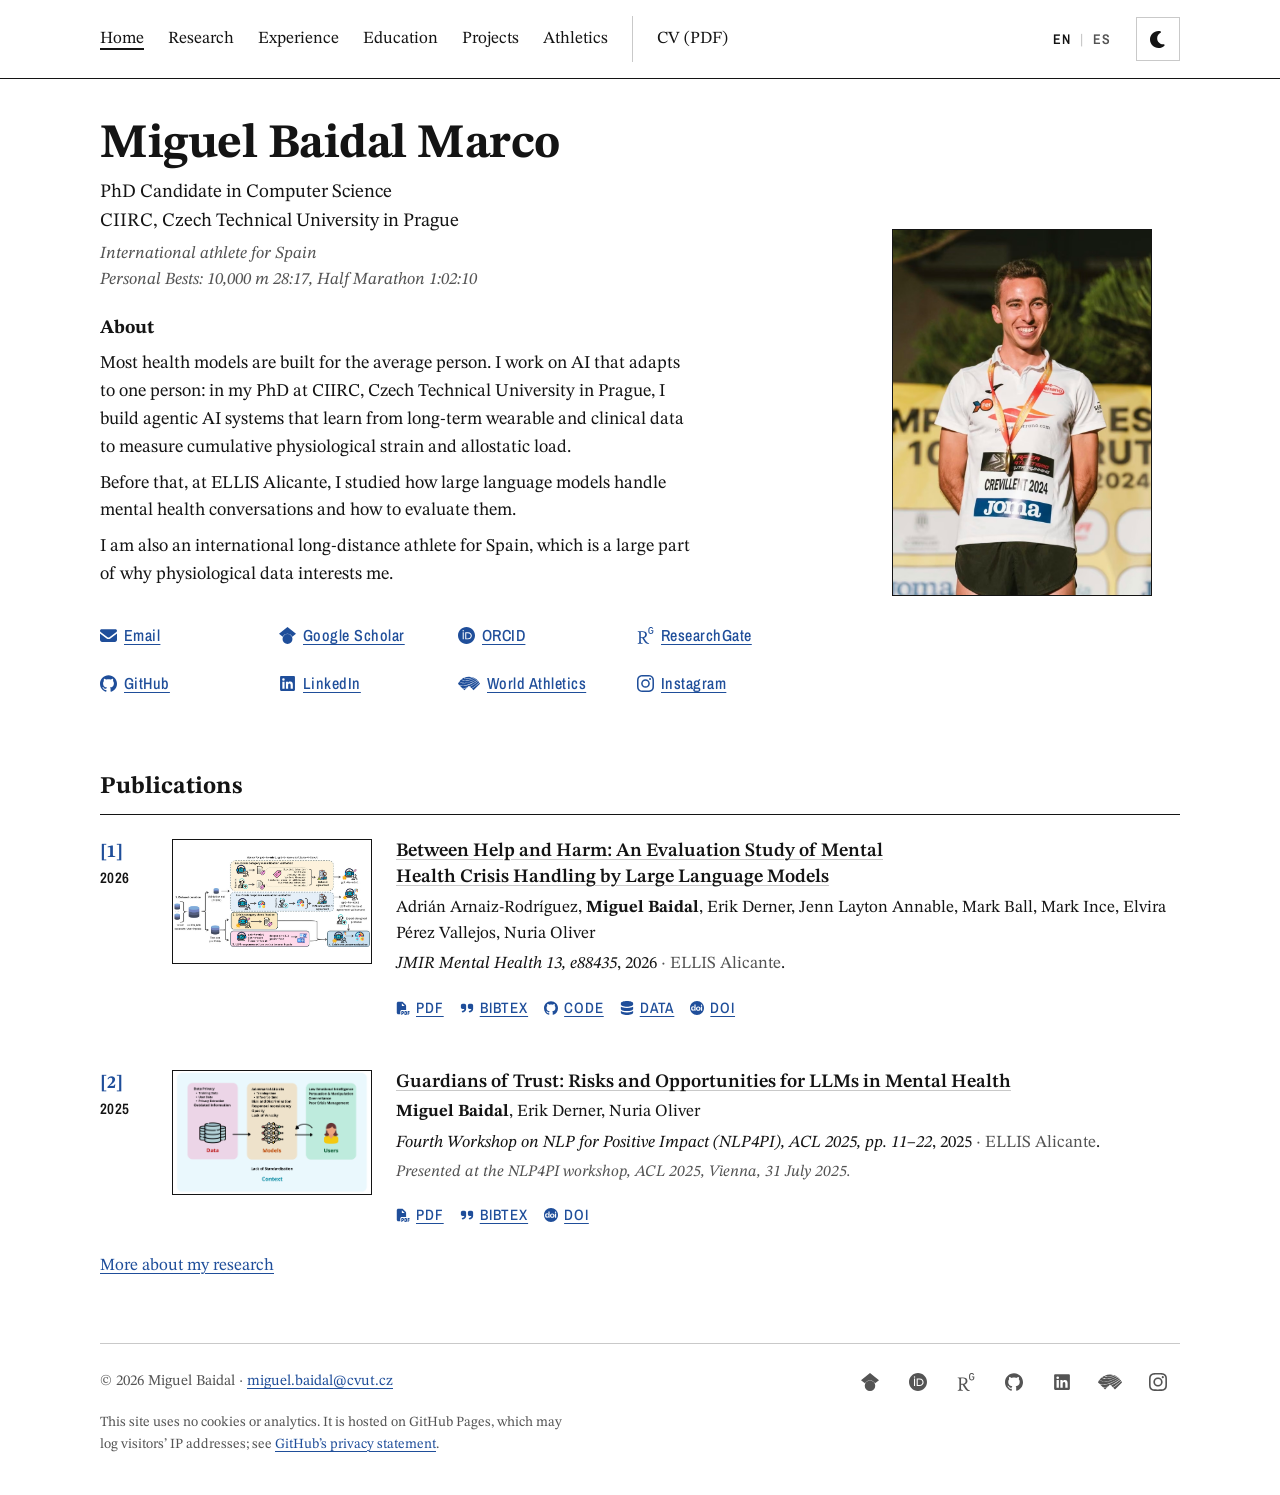
<file: index.html>
<!DOCTYPE html><html lang="en"><head><meta charset="utf-8"><meta name="viewport" content="width=device-width, initial-scale=1"><title>Miguel Baidal · PhD Candidate in Computer Science</title><meta name="description" content="Miguel Baidal is a PhD candidate in Computer Science at the Czech Technical University in Prague, working on AI for health and sport, and an international long-distance athlete for Spain."><link rel="canonical" href="https://miguelbaidal.github.io/"><link rel="alternate" hreflang="en" href="https://miguelbaidal.github.io/"><link rel="alternate" hreflang="es" href="https://miguelbaidal.github.io/es/"><link rel="alternate" hreflang="x-default" href="https://miguelbaidal.github.io/"><meta property="og:type" content="profile"><meta property="og:site_name" content="Miguel Baidal"><meta property="og:title" content="Miguel Baidal · PhD Candidate in Computer Science"><meta property="og:description" content="Miguel Baidal is a PhD candidate in Computer Science at the Czech Technical University in Prague, working on AI for health and sport, and an international long-distance athlete for Spain."><meta property="og:url" content="https://miguelbaidal.github.io/"><meta property="og:locale" content="en_GB"><meta property="og:locale:alternate" content="es_ES"><meta property="og:image" content="https://miguelbaidal.github.io/img/photos/crevillent-2024-1600.jpg"><meta property="og:image:alt" content="Miguel Baidal smiling on the podium with a gold medal, wearing a white club shirt with a Crevillent 2024 race bib."><meta name="twitter:card" content="summary"><link rel="icon" href="/favicon.svg" type="image/svg+xml"><link rel="icon" href="/favicon-32.png" type="image/png" sizes="32x32"><link rel="apple-touch-icon" href="/apple-touch-icon.png"><script type="application/ld+json">{"@context":"https://schema.org","@graph":[{"@type":"ProfilePage","url":"https://miguelbaidal.github.io/","inLanguage":"en","mainEntity":{"@type":"Person","@id":"https://miguelbaidal.github.io/#person","name":"Miguel Baidal Marco","alternateName":"Miguel Baidal","jobTitle":"PhD Candidate in Computer Science","affiliation":{"@type":"CollegeOrUniversity","name":"Czech Technical University in Prague","department":"Czech Institute of Informatics, Robotics and Cybernetics (CIIRC)"},"alumniOf":[{"@type":"CollegeOrUniversity","name":"Eastern Kentucky University"},{"@type":"CollegeOrUniversity","name":"Universitat Rovira i Virgili"},{"@type":"CollegeOrUniversity","name":"University of Alicante"}],"nationality":{"@type":"Country","name":"Spain"},"knowsAbout":["Agentic AI","Wearable and physiological data","Personalised models","Allostatic load","LLM evaluation in mental health"],"image":"https://miguelbaidal.github.io/img/photos/crevillent-2024-1600.jpg","email":"mailto:miguel.baidal@cvut.cz","url":"https://miguelbaidal.github.io/","sameAs":["https://scholar.google.com/citations?user=jMGmL9IAAAAJ&hl=en","https://orcid.org/0009-0005-6103-8293","https://www.researchgate.net/profile/Miguel-Baidal","https://github.com/miguelbaidal","https://www.linkedin.com/in/miguel-baidal-marco-95475321b","https://worldathletics.org/athletes/spain/miguel-baidal-14846562","https://www.instagram.com/miguelbaidal/","https://es.wikipedia.org/wiki/Miguel_Baidal","https://de.wikipedia.org/wiki/Miguel_Baidal","https://www.wikidata.org/wiki/Q120686787"]}},{"@type":"WebSite","name":"Miguel Baidal","alternateName":"Miguel Baidal Marco","url":"https://miguelbaidal.github.io/"}]}</script><script>
    try {
      const t = localStorage.getItem('theme');
      if (t === 'light' || t === 'dark') document.documentElement.dataset.theme = t;
    } catch (e) {}
  </script><link rel="stylesheet" href="/_astro/Base.DXk0bC92.css"></head><body><a class="skip" href="#main">Skip to content</a><header class="masthead"><div class="sheet masthead-row"><nav aria-label="Sections"><ul><li><a href="/" aria-current="page">Home</a></li><li><a href="/research/">Research</a></li><li><a href="/experience/">Experience</a></li><li><a href="/education/">Education</a></li><li><a href="/projects/">Projects</a></li><li><a href="/athletics/">Athletics</a></li><li><a href="/cv/CV_Miguel_Baidal_EN.pdf" class="cv-link">CV (PDF)</a></li></ul></nav><div class="tools"><p class="lang-switch"><span class="lang-current" aria-current="true" title="English">EN</span><span class="lang-sep" aria-hidden="true">|</span><a href="/es/" hreflang="es" lang="es" title="Español"><span aria-hidden="true">ES</span><span class="sr-only">Español</span></a></p><button class="theme" type="button" id="theme-toggle" data-dark="Dark" data-light="Light" data-switch="Switch to" aria-label="Switch to dark"><svg class="icon i-moon" viewBox="0 0 512 512" width="18" height="18" aria-hidden="true" focusable="false"><path d="M256 0C114.6 0 0 114.6 0 256S114.6 512 256 512c68.8 0 131.3-27.2 177.3-71.4 7.3-7 9.4-17.9 5.3-27.1s-13.7-14.9-23.8-14.1c-4.9 .4-9.8 .6-14.8 .6-101.6 0-184-82.4-184-184 0-72.1 41.5-134.6 102.1-164.8 9.1-4.5 14.3-14.3 13.1-24.4S322.6 8.5 312.7 6.3C294.4 2.2 275.4 0 256 0z" fill="currentColor"></path></svg><svg class="icon i-sun" viewBox="0 0 576 512" width="18" height="18" aria-hidden="true" focusable="false"><path d="M288-32c8.4 0 16.3 4.4 20.6 11.7L364.1 72.3 468.9 46c8.2-2 16.9 .4 22.8 6.3S500 67 498 75.1l-26.3 104.7 92.7 55.5c7.2 4.3 11.7 12.2 11.7 20.6s-4.4 16.3-11.7 20.6L471.7 332.1 498 436.8c2 8.2-.4 16.9-6.3 22.8S477 468 468.9 466l-104.7-26.3-55.5 92.7c-4.3 7.2-12.2 11.7-20.6 11.7s-16.3-4.4-20.6-11.7L211.9 439.7 107.2 466c-8.2 2-16.8-.4-22.8-6.3S76 445 78 436.8l26.2-104.7-92.6-55.5C4.4 272.2 0 264.4 0 256s4.4-16.3 11.7-20.6L104.3 179.9 78 75.1c-2-8.2 .3-16.8 6.3-22.8S99 44 107.2 46l104.7 26.2 55.5-92.6 1.8-2.6c4.5-5.7 11.4-9.1 18.8-9.1zm0 144a144 144 0 1 0 0 288 144 144 0 1 0 0-288zm0 240a96 96 0 1 1 0-192 96 96 0 1 1 0 192z" fill="currentColor"></path></svg></button></div></div></header><main id="main" class="sheet"><section class="title-block" aria-labelledby="name"><div><h1 id="name">Miguel Baidal Marco</h1><p class="affil">PhD Candidate in Computer Science<br>CIIRC, Czech Technical University in Prague</p><p class="athlete">International athlete for Spain<br>Personal Bests: 10,000 m 28:17, Half Marathon 1:02:10</p><div class="abstract"><h2 class="subhead">About</h2><p>Most health models are built for the average person. I work on AI that adapts to one person: in my PhD at CIIRC, Czech Technical University in Prague, I build agentic AI systems that learn from long-term wearable and clinical data to measure cumulative physiological strain and allostatic load.</p><p>Before that, at ELLIS Alicante, I studied how large language models handle mental health conversations and how to evaluate them.</p><p>I am also an international long-distance athlete for Spain, which is a large part of why physiological data interests me.</p></div><p class="profiles"><a href="mailto:miguel.baidal@cvut.cz" title="miguel.baidal@cvut.cz"><svg class="icon" viewBox="0 0 512 512" width="18" height="18" aria-hidden="true" focusable="false"><path d="M48 64c-26.5 0-48 21.5-48 48 0 15.1 7.1 29.3 19.2 38.4l208 156c17.1 12.8 40.5 12.8 57.6 0l208-156c12.1-9.1 19.2-23.3 19.2-38.4 0-26.5-21.5-48-48-48L48 64zM0 196L0 384c0 35.3 28.7 64 64 64l384 0c35.3 0 64-28.7 64-64l0-188-198.4 148.8c-34.1 25.6-81.1 25.6-115.2 0L0 196z" fill="currentColor"></path></svg>Email</a><a href="https://scholar.google.com/citations?user=jMGmL9IAAAAJ&amp;hl=en"><svg class="icon" viewBox="0 0 24 24" width="18" height="18" aria-hidden="true" focusable="false"><path d="M5.242 13.769L0 9.5 12 0l12 9.5-5.242 4.269C17.548 11.249 14.978 9.5 12 9.5c-2.977 0-5.548 1.748-6.758 4.269zM12 10a7 7 0 1 0 0 14 7 7 0 0 0 0-14z" fill="currentColor"></path></svg>Google Scholar</a><a href="https://orcid.org/0009-0005-6103-8293"><svg class="icon" viewBox="0 0 24 24" width="18" height="18" aria-hidden="true" focusable="false"><path d="M12 0C5.372 0 0 5.372 0 12s5.372 12 12 12 12-5.372 12-12S18.628 0 12 0zM7.369 4.378c.525 0 .947.431.947.947s-.422.947-.947.947a.95.95 0 0 1-.947-.947c0-.525.422-.947.947-.947zm-.722 3.038h1.444v10.041H6.647V7.416zm3.562 0h3.9c3.712 0 5.344 2.653 5.344 5.025 0 2.578-2.016 5.025-5.325 5.025h-3.919V7.416zm1.444 1.303v7.444h2.297c3.272 0 4.022-2.484 4.022-3.722 0-2.016-1.284-3.722-4.097-3.722h-2.222z" fill="currentColor"></path></svg>ORCID</a><a href="https://www.researchgate.net/profile/Miguel-Baidal"><svg class="icon" viewBox="0 0 24 24" width="18" height="18" aria-hidden="true" focusable="false"><path d="M19.586 0c-.818 0-1.508.19-2.073.565-.563.377-.97.936-1.213 1.68a3.193 3.193 0 0 0-.112.437 8.365 8.365 0 0 0-.078.53 9 9 0 0 0-.05.727c-.01.282-.013.621-.013 1.016a31.121 31.123 0 0 0 .014 1.017 9 9 0 0 0 .05.727 7.946 7.946 0 0 0 .077.53h-.005a3.334 3.334 0 0 0 .113.438c.245.743.65 1.303 1.214 1.68.565.376 1.256.564 2.075.564.8 0 1.536-.213 2.105-.603.57-.39.94-.916 1.175-1.65.076-.235.135-.558.177-.93a10.9 10.9 0 0 0 .043-1.207v-.82c0-.095-.047-.142-.14-.142h-3.064c-.094 0-.14.047-.14.141v.956c0 .094.046.14.14.14h1.666c.056 0 .084.03.084.086 0 .36 0 .62-.036.865-.038.244-.1.447-.147.606-.108.385-.348.664-.638.876-.29.212-.738.35-1.227.35-.545 0-.901-.15-1.21-.353-.306-.203-.517-.454-.67-.915a3.136 3.136 0 0 1-.147-.762 17.366 17.367 0 0 1-.034-.656c-.01-.26-.014-.572-.014-.939a26.401 26.403 0 0 1 .014-.938 15.821 15.822 0 0 1 .035-.656 3.19 3.19 0 0 1 .148-.76 1.89 1.89 0 0 1 .742-1.01c.344-.244.593-.352 1.137-.352.508 0 .815.096 1.144.303.33.207.528.492.764.925.047.094.111.118.198.07l1.044-.43c.075-.048.09-.115.042-.199a3.549 3.549 0 0 0-.466-.742 3 3 0 0 0-.679-.607 3.313 3.313 0 0 0-.903-.41A4.068 4.068 0 0 0 19.586 0zM8.217 5.836c-1.69 0-3.036.086-4.297.086-1.146 0-2.291 0-3.007-.029v.831l1.088.2c.744.144 1.174.488 1.174 2.264v11.288c0 1.777-.43 2.12-1.174 2.263l-1.088.2v.832c.773-.029 2.12-.086 3.465-.086 1.29 0 2.951.057 3.667.086v-.831l-1.49-.2c-.773-.115-1.174-.487-1.174-2.264v-4.784c.688.057 1.29.057 2.206.057 1.748 3.123 3.41 5.472 4.355 6.56.86 1.032 2.177 1.691 3.839 1.691.487 0 1.003-.086 1.318-.23v-.744c-1.031 0-2.063-.716-2.808-1.518-1.26-1.376-2.95-3.582-4.355-6.074 2.32-.545 4.04-2.722 4.04-4.9 0-3.208-2.492-4.698-5.758-4.698zm-.515 1.29c2.406 0 3.839 1.26 3.839 3.552 0 2.263-1.547 3.782-4.097 3.782-.974 0-1.404-.03-2.063-.086v-7.19c.66-.059 1.547-.059 2.32-.059z" fill="currentColor"></path></svg>ResearchGate</a><a href="https://github.com/miguelbaidal"><svg class="icon" viewBox="0 0 24 24" width="18" height="18" aria-hidden="true" focusable="false"><path d="M12 .297c-6.63 0-12 5.373-12 12 0 5.303 3.438 9.8 8.205 11.385.6.113.82-.258.82-.577 0-.285-.01-1.04-.015-2.04-3.338.724-4.042-1.61-4.042-1.61C4.422 18.07 3.633 17.7 3.633 17.7c-1.087-.744.084-.729.084-.729 1.205.084 1.838 1.236 1.838 1.236 1.07 1.835 2.809 1.305 3.495.998.108-.776.417-1.305.76-1.605-2.665-.3-5.466-1.332-5.466-5.93 0-1.31.465-2.38 1.235-3.22-.135-.303-.54-1.523.105-3.176 0 0 1.005-.322 3.3 1.23.96-.267 1.98-.399 3-.405 1.02.006 2.04.138 3 .405 2.28-1.552 3.285-1.23 3.285-1.23.645 1.653.24 2.873.12 3.176.765.84 1.23 1.91 1.23 3.22 0 4.61-2.805 5.625-5.475 5.92.42.36.81 1.096.81 2.22 0 1.606-.015 2.896-.015 3.286 0 .315.21.69.825.57C20.565 22.092 24 17.592 24 12.297c0-6.627-5.373-12-12-12" fill="currentColor"></path></svg>GitHub</a><a href="https://www.linkedin.com/in/miguel-baidal-marco-95475321b"><svg class="icon" viewBox="0 0 448 512" width="18" height="18" aria-hidden="true" focusable="false"><path d="M416 32L31.9 32C14.3 32 0 46.5 0 64.3L0 447.7C0 465.5 14.3 480 31.9 480L416 480c17.6 0 32-14.5 32-32.3l0-383.4C448 46.5 433.6 32 416 32zM135.4 416l-66.4 0 0-213.8 66.5 0 0 213.8-.1 0zM102.2 96a38.5 38.5 0 1 1 0 77 38.5 38.5 0 1 1 0-77zM384.3 416l-66.4 0 0-104c0-24.8-.5-56.7-34.5-56.7-34.6 0-39.9 27-39.9 54.9l0 105.8-66.4 0 0-213.8 63.7 0 0 29.2 .9 0c8.9-16.8 30.6-34.5 62.9-34.5 67.2 0 79.7 44.3 79.7 101.9l0 117.2z" fill="currentColor"></path></svg>LinkedIn</a><a href="https://worldathletics.org/athletes/spain/miguel-baidal-14846562"><svg class="icon wide" viewBox="180.272 -437.793 64.713 40.079" width="18" height="18" aria-hidden="true" focusable="false"><path d="M184.264-412.771l-.119-.046-3.873-3.874a35.312,35.312,0,0,1,3.528-6.2c2.218,2.079,6.668,4.505,15.354,4.505.306,0,.617,0,.933-.009,14.888-.289,30.215-9.565,33.836-12.255a35.241,35.241,0,0,1,2.925,2.462,116.565,116.565,0,0,1-24.327,12.967,55.658,55.658,0,0,1-16.214,3.786A32.971,32.971,0,0,1,184.264-412.771Zm.139-10.966c.9.982,3.793,2.893,8.883,3.822,4.151.758,11.043,1.042,20.3-1.912a73.522,73.522,0,0,0,19.472-9.459,35.422,35.422,0,0,0-3.386-2.125,62.912,62.912,0,0,1-21.445,7.368,42.094,42.094,0,0,1-6.157.513,23.784,23.784,0,0,1-5.753-.647,9.513,9.513,0,0,1-5.718-3.5q-.112-.163-.177-.276A36.192,36.192,0,0,0,184.4-423.737Zm23.145-9.155a44.918,44.918,0,0,0,15.321-3.168c.081-.036.213-.1.288-.133a35.639,35.639,0,0,0-10.534-1.6,35.233,35.233,0,0,0-14.114,2.931,1.071,1.071,0,0,0,.169.343C199.77-433.088,203.976-432.741,207.548-432.893Zm.528,5.827a60.733,60.733,0,0,0,20.535-6.909,35.108,35.108,0,0,0-4.086-1.76c-.119.073-.278.166-.416.234-1.932.959-7.412,3.233-16.556,3.637q-.912.04-1.755.04a23.259,23.259,0,0,1-4.448-.371,5.59,5.59,0,0,1-3.5-1.7,2.262,2.262,0,0,1-.291-.529,35.348,35.348,0,0,0-6.314,3.833,5.337,5.337,0,0,0,.76.989C195.635-425.831,203.632-426.394,208.076-427.065Zm-8.827,29.351,6.549-6.549a40.439,40.439,0,0,1-11.167,1.931Zm43.981-22.426c-.509.445-1.062.932-1.656,1.457-4.849,4.277-12.175,10.74-20.6,15.943L226-397.714,244.985-416.7A35.166,35.166,0,0,0,243.231-420.14Zm-.54-.9a35.46,35.46,0,0,0-2.137-3.072,130.507,130.507,0,0,1-24.977,15.979l4.646,4.644c8.288-5.075,16.572-12.366,21.037-16.3Q242.068-420.5,242.691-421.04Zm-5.09-6.416c-4.072,3.035-22.892,15-38.627,16.843a41.708,41.708,0,0,1-4.774.264,35.955,35.955,0,0,1-8.519-.938l7.957,7.959a45.522,45.522,0,0,0,13.778-2.554l5.206-5.206,2.182,2.181a135.8,135.8,0,0,0,25.11-16Q238.82-426.238,237.6-427.456Z" fill="currentColor"></path></svg>World Athletics</a><a href="https://www.instagram.com/miguelbaidal/"><svg class="icon" viewBox="0 0 24 24" width="18" height="18" aria-hidden="true" focusable="false"><path d="M7.0301.084c-1.2768.0602-2.1487.264-2.911.5634-.7888.3075-1.4575.72-2.1228 1.3877-.6652.6677-1.075 1.3368-1.3802 2.127-.2954.7638-.4956 1.6365-.552 2.914-.0564 1.2775-.0689 1.6882-.0626 4.947.0062 3.2586.0206 3.6671.0825 4.9473.061 1.2765.264 2.1482.5635 2.9107.308.7889.72 1.4573 1.388 2.1228.6679.6655 1.3365 1.0743 2.1285 1.38.7632.295 1.6361.4961 2.9134.552 1.2773.056 1.6884.069 4.9462.0627 3.2578-.0062 3.668-.0207 4.9478-.0814 1.28-.0607 2.147-.2652 2.9098-.5633.7889-.3086 1.4578-.72 2.1228-1.3881.665-.6682 1.0745-1.3378 1.3795-2.1284.2957-.7632.4966-1.636.552-2.9124.056-1.2809.0692-1.6898.063-4.948-.0063-3.2583-.021-3.6668-.0817-4.9465-.0607-1.2797-.264-2.1487-.5633-2.9117-.3084-.7889-.72-1.4568-1.3876-2.1228C21.2982 1.33 20.628.9208 19.8378.6165 19.074.321 18.2017.1197 16.9244.0645 15.6471.0093 15.236-.005 11.977.0014 8.718.0076 8.31.0215 7.0301.0839m.1402 21.6932c-1.17-.0509-1.8053-.2453-2.2287-.408-.5606-.216-.96-.4771-1.3819-.895-.422-.4178-.6811-.8186-.9-1.378-.1644-.4234-.3624-1.058-.4171-2.228-.0595-1.2645-.072-1.6442-.079-4.848-.007-3.2037.0053-3.583.0607-4.848.05-1.169.2456-1.805.408-2.2282.216-.5613.4762-.96.895-1.3816.4188-.4217.8184-.6814 1.3783-.9003.423-.1651 1.0575-.3614 2.227-.4171 1.2655-.06 1.6447-.072 4.848-.079 3.2033-.007 3.5835.005 4.8495.0608 1.169.0508 1.8053.2445 2.228.408.5608.216.96.4754 1.3816.895.4217.4194.6816.8176.9005 1.3787.1653.4217.3617 1.056.4169 2.2263.0602 1.2655.0739 1.645.0796 4.848.0058 3.203-.0055 3.5834-.061 4.848-.051 1.17-.245 1.8055-.408 2.2294-.216.5604-.4763.96-.8954 1.3814-.419.4215-.8181.6811-1.3783.9-.4224.1649-1.0577.3617-2.2262.4174-1.2656.0595-1.6448.072-4.8493.079-3.2045.007-3.5825-.006-4.848-.0608M16.953 5.5864A1.44 1.44 0 1 0 18.39 4.144a1.44 1.44 0 0 0-1.437 1.4424M5.8385 12.012c.0067 3.4032 2.7706 6.1557 6.173 6.1493 3.4026-.0065 6.157-2.7701 6.1506-6.1733-.0065-3.4032-2.771-6.1565-6.174-6.1498-3.403.0067-6.156 2.771-6.1496 6.1738M8 12.0077a4 4 0 1 1 4.008 3.9921A3.9996 3.9996 0 0 1 8 12.0077" fill="currentColor"></path></svg>Instagram</a></p></div><figure class="photo portrait-fig"><picture><source type="image/avif" srcset="/img/photos/crevillent-2024-800.avif 800w, /img/photos/crevillent-2024-1600.avif 965w" sizes="(max-width: 860px) 140px, 260px"><source type="image/webp" srcset="/img/photos/crevillent-2024-800.webp 800w, /img/photos/crevillent-2024-1600.webp 965w" sizes="(max-width: 860px) 140px, 260px"><img src="/img/photos/crevillent-2024-800.jpg" srcset="/img/photos/crevillent-2024-800.jpg 800w, /img/photos/crevillent-2024-1600.jpg 965w" sizes="(max-width: 860px) 140px, 260px" width="965" height="1365" alt="Miguel Baidal smiling on the podium with a gold medal, wearing a white club shirt with a Crevillent 2024 race bib." loading="eager" decoding="async"></picture></figure></section><section class="section home-low" aria-labelledby="pubs"><h2 id="pubs">Publications</h2><div class="pubs"><article class="pub" id="ref-1"><p class="pub-key"><span>[1]</span><span class="pub-year">2026</span></p><figure class="pub-fig"><img src="/img/papers/between-help-and-harm-fig1.jpg" alt="Figure 1 of the paper: the study methodology, from dataset curation to crisis category classification and crisis response evaluation." loading="lazy" width="240" height="150"></figure><div class="pub-body"><h3 class="pub-title" lang="en"><a href="https://mental.jmir.org/2026/1/e88435">Between Help and Harm: An Evaluation Study of Mental Health Crisis Handling by Large Language Models</a></h3><p class="pub-authors">Adrián Arnaiz-Rodríguez, <strong>Miguel Baidal</strong>, Erik Derner, Jenn Layton Annable, Mark Ball, Mark Ince, Elvira Pérez Vallejos, Nuria Oliver</p><p class="pub-venue" lang="en"><em>JMIR Mental Health 13, e88435</em>, 2026<span class="pub-context" lang="en"> · ELLIS Alicante</span>.</p><div class="chips"><a href="https://mental.jmir.org/2026/1/e88435/PDF"><svg class="icon" viewBox="0 0 576 512" width="18" height="18" aria-hidden="true" focusable="false"><path d="M96 0C60.7 0 32 28.7 32 64l0 384c0 35.3 28.7 64 64 64l80 0 0-112c0-35.3 28.7-64 64-64l176 0 0-165.5c0-17-6.7-33.3-18.7-45.3L290.7 18.7C278.7 6.7 262.5 0 245.5 0L96 0zM357.5 176L264 176c-13.3 0-24-10.7-24-24L240 58.5 357.5 176zM240 380c-11 0-20 9-20 20l0 128c0 11 9 20 20 20s20-9 20-20l0-28 12 0c33.1 0 60-26.9 60-60s-26.9-60-60-60l-32 0zm32 80l-12 0 0-40 12 0c11 0 20 9 20 20s-9 20-20 20zm96-80c-11 0-20 9-20 20l0 128c0 11 9 20 20 20l32 0c28.7 0 52-23.3 52-52l0-64c0-28.7-23.3-52-52-52l-32 0zm20 128l0-88 12 0c6.6 0 12 5.4 12 12l0 64c0 6.6-5.4 12-12 12l-12 0zm88-108l0 128c0 11 9 20 20 20s20-9 20-20l0-44 28 0c11 0 20-9 20-20s-9-20-20-20l-28 0 0-24 28 0c11 0 20-9 20-20s-9-20-20-20l-48 0c-11 0-20 9-20 20z" fill="currentColor"></path></svg>PDF</a><button type="button" class="bib-toggle" aria-expanded="false" aria-controls="bib-1"><svg class="icon" viewBox="0 0 448 512" width="18" height="18" aria-hidden="true" focusable="false"><path d="M448 296c0 66.3-53.7 120-120 120l-8 0c-17.7 0-32-14.3-32-32s14.3-32 32-32l8 0c30.9 0 56-25.1 56-56l0-8-64 0c-35.3 0-64-28.7-64-64l0-64c0-35.3 28.7-64 64-64l64 0c35.3 0 64 28.7 64 64l0 136zm-256 0c0 66.3-53.7 120-120 120l-8 0c-17.7 0-32-14.3-32-32s14.3-32 32-32l8 0c30.9 0 56-25.1 56-56l0-8-64 0c-35.3 0-64-28.7-64-64l0-64c0-35.3 28.7-64 64-64l64 0c35.3 0 64 28.7 64 64l0 136z" fill="currentColor"></path></svg>BibTeX</button><a href="https://github.com/ellisalicante/LLMs-Mental-Health-Crisis"><svg class="icon" viewBox="0 0 24 24" width="18" height="18" aria-hidden="true" focusable="false"><path d="M12 .297c-6.63 0-12 5.373-12 12 0 5.303 3.438 9.8 8.205 11.385.6.113.82-.258.82-.577 0-.285-.01-1.04-.015-2.04-3.338.724-4.042-1.61-4.042-1.61C4.422 18.07 3.633 17.7 3.633 17.7c-1.087-.744.084-.729.084-.729 1.205.084 1.838 1.236 1.838 1.236 1.07 1.835 2.809 1.305 3.495.998.108-.776.417-1.305.76-1.605-2.665-.3-5.466-1.332-5.466-5.93 0-1.31.465-2.38 1.235-3.22-.135-.303-.54-1.523.105-3.176 0 0 1.005-.322 3.3 1.23.96-.267 1.98-.399 3-.405 1.02.006 2.04.138 3 .405 2.28-1.552 3.285-1.23 3.285-1.23.645 1.653.24 2.873.12 3.176.765.84 1.23 1.91 1.23 3.22 0 4.61-2.805 5.625-5.475 5.92.42.36.81 1.096.81 2.22 0 1.606-.015 2.896-.015 3.286 0 .315.21.69.825.57C20.565 22.092 24 17.592 24 12.297c0-6.627-5.373-12-12-12" fill="currentColor"></path></svg>Code</a><a href="https://ellisalicante.org/datasets/mental-health-crisis-llms/"><svg class="icon" viewBox="0 0 448 512" width="18" height="18" aria-hidden="true" focusable="false"><path d="M448 205.8c-14.8 9.8-31.8 17.7-49.5 24-47 16.8-108.7 26.2-174.5 26.2S96.4 246.5 49.5 229.8c-17.6-6.3-34.7-14.2-49.5-24L0 288c0 44.2 100.3 80 224 80s224-35.8 224-80l0-82.2zm0-77.8l0-48C448 35.8 347.7 0 224 0S0 35.8 0 80l0 48c0 44.2 100.3 80 224 80s224-35.8 224-80zM398.5 389.8C351.6 406.5 289.9 416 224 416S96.4 406.5 49.5 389.8c-17.6-6.3-34.7-14.2-49.5-24L0 432c0 44.2 100.3 80 224 80s224-35.8 224-80l0-66.2c-14.8 9.8-31.8 17.7-49.5 24z" fill="currentColor"></path></svg>Data</a><a href="https://doi.org/10.2196/88435"><svg class="icon" viewBox="0 0 24 24" width="18" height="18" aria-hidden="true" focusable="false"><path d="M24 12c0 6.633-5.367 12-12 12S0 18.633 0 12 5.367 0 12 0s12 5.367 12 12ZM7.588 6.097v4.471c-.663-.925-1.403-1.373-2.406-1.373-2.046 0-3.244 1.441-3.244 3.847 0 2.357 1.325 3.848 3.166 3.848 1.12 0 1.88-.4 2.445-1.325l-.039 1.042h2.045V6.097Zm-1.763 8.942c-1.12 0-1.802-.76-1.802-2.045 0-1.325.682-2.085 1.802-2.085 1.081 0 1.802.76 1.802 2.085 0 1.285-.672 2.045-1.802 2.045Zm12.253-1.948c0-2.172-1.578-3.789-3.906-3.789-2.328 0-3.945 1.695-3.945 3.789 0 2.133 1.578 3.789 3.945 3.789 2.289 0 3.906-1.656 3.906-3.789Zm-2.094-.01c0 1.14-.711 1.89-1.851 1.89-1.139 0-1.851-.75-1.851-1.89 0-1.139.712-1.89 1.851-1.89 1.149 0 1.861.751 1.851 1.89Zm2.6-5.795c0 .633.517 1.227 1.189 1.227.633 0 1.188-.555 1.188-1.227a1.17 1.17 0 0 0-1.188-1.189c-.672 0-1.179.556-1.189 1.189Zm.166 9.341h2.055V9.604H18.75Z" fill="currentColor"></path></svg>DOI</a></div><div class="bib" id="bib-1" hidden><div class="bib-bar"><span class="copy-status" role="status" aria-live="polite"></span><button type="button" class="copy-bib" data-copied="Copied" data-failed="Could not copy. Select the text below instead.">Copy</button></div><pre>@article{arnaiz2026between,
  title   = {Between Help and Harm: An Evaluation Study of Mental Health Crisis Handling by Large Language Models},
  author  = {Arnaiz-Rodr{\&#39;\i}guez, Adri{\&#39;a}n and Baidal, Miguel and Derner, Erik and Layton Annable, Jenn and Ball, Mark and Ince, Mark and P{\&#39;e}rez Vallejos, Elvira and Oliver, Nuria},
  journal = {JMIR Mental Health},
  volume  = {13},
  pages   = {e88435},
  year    = {2026},
  doi     = {10.2196/88435}
}</pre></div></div></article><script type="module">document.querySelectorAll(`.bib-toggle`).forEach(e=>{e.addEventListener(`click`,()=>{let t=document.getElementById(e.getAttribute(`aria-controls`)??``);if(!t)return;let n=e.getAttribute(`aria-expanded`)===`true`;e.setAttribute(`aria-expanded`,String(!n)),t.hidden=n})}),document.querySelectorAll(`.copy-bib`).forEach(e=>{let t=e.previousElementSibling,n;e.addEventListener(`click`,async()=>{let r=e.closest(`.bib`)?.querySelector(`pre`)?.textContent??``;try{await Promise.race([navigator.clipboard.writeText(r),new Promise((e,t)=>setTimeout(t,1500))]),t.textContent=e.dataset.copied??``}catch{t.textContent=e.dataset.failed??``}clearTimeout(n),n=window.setTimeout(()=>t.textContent=``,2500)})});</script><article class="pub" id="ref-2"><p class="pub-key"><span>[2]</span><span class="pub-year">2025</span></p><figure class="pub-fig"><img src="/img/papers/guardians-of-trust-fig1.png" alt="Figure 1 of the paper: taxonomy of LLM risks in mental health across data, models, users and context." loading="lazy" width="240" height="150"></figure><div class="pub-body"><h3 class="pub-title" lang="en"><a href="https://aclanthology.org/2025.nlp4pi-1.2/">Guardians of Trust: Risks and Opportunities for LLMs in Mental Health</a></h3><p class="pub-authors"><strong>Miguel Baidal</strong>, Erik Derner, Nuria Oliver</p><p class="pub-venue" lang="en"><em>Fourth Workshop on NLP for Positive Impact (NLP4PI), ACL 2025, pp. 11–22</em>, 2025<span class="pub-context" lang="en"> · ELLIS Alicante</span>.</p><p class="presented">Presented at the NLP4PI workshop, ACL 2025, Vienna, 31 July 2025.</p><div class="chips"><a href="https://aclanthology.org/2025.nlp4pi-1.2.pdf"><svg class="icon" viewBox="0 0 576 512" width="18" height="18" aria-hidden="true" focusable="false"><path d="M96 0C60.7 0 32 28.7 32 64l0 384c0 35.3 28.7 64 64 64l80 0 0-112c0-35.3 28.7-64 64-64l176 0 0-165.5c0-17-6.7-33.3-18.7-45.3L290.7 18.7C278.7 6.7 262.5 0 245.5 0L96 0zM357.5 176L264 176c-13.3 0-24-10.7-24-24L240 58.5 357.5 176zM240 380c-11 0-20 9-20 20l0 128c0 11 9 20 20 20s20-9 20-20l0-28 12 0c33.1 0 60-26.9 60-60s-26.9-60-60-60l-32 0zm32 80l-12 0 0-40 12 0c11 0 20 9 20 20s-9 20-20 20zm96-80c-11 0-20 9-20 20l0 128c0 11 9 20 20 20l32 0c28.7 0 52-23.3 52-52l0-64c0-28.7-23.3-52-52-52l-32 0zm20 128l0-88 12 0c6.6 0 12 5.4 12 12l0 64c0 6.6-5.4 12-12 12l-12 0zm88-108l0 128c0 11 9 20 20 20s20-9 20-20l0-44 28 0c11 0 20-9 20-20s-9-20-20-20l-28 0 0-24 28 0c11 0 20-9 20-20s-9-20-20-20l-48 0c-11 0-20 9-20 20z" fill="currentColor"></path></svg>PDF</a><button type="button" class="bib-toggle" aria-expanded="false" aria-controls="bib-2"><svg class="icon" viewBox="0 0 448 512" width="18" height="18" aria-hidden="true" focusable="false"><path d="M448 296c0 66.3-53.7 120-120 120l-8 0c-17.7 0-32-14.3-32-32s14.3-32 32-32l8 0c30.9 0 56-25.1 56-56l0-8-64 0c-35.3 0-64-28.7-64-64l0-64c0-35.3 28.7-64 64-64l64 0c35.3 0 64 28.7 64 64l0 136zm-256 0c0 66.3-53.7 120-120 120l-8 0c-17.7 0-32-14.3-32-32s14.3-32 32-32l8 0c30.9 0 56-25.1 56-56l0-8-64 0c-35.3 0-64-28.7-64-64l0-64c0-35.3 28.7-64 64-64l64 0c35.3 0 64 28.7 64 64l0 136z" fill="currentColor"></path></svg>BibTeX</button><a href="https://doi.org/10.18653/v1/2025.nlp4pi-1.2"><svg class="icon" viewBox="0 0 24 24" width="18" height="18" aria-hidden="true" focusable="false"><path d="M24 12c0 6.633-5.367 12-12 12S0 18.633 0 12 5.367 0 12 0s12 5.367 12 12ZM7.588 6.097v4.471c-.663-.925-1.403-1.373-2.406-1.373-2.046 0-3.244 1.441-3.244 3.847 0 2.357 1.325 3.848 3.166 3.848 1.12 0 1.88-.4 2.445-1.325l-.039 1.042h2.045V6.097Zm-1.763 8.942c-1.12 0-1.802-.76-1.802-2.045 0-1.325.682-2.085 1.802-2.085 1.081 0 1.802.76 1.802 2.085 0 1.285-.672 2.045-1.802 2.045Zm12.253-1.948c0-2.172-1.578-3.789-3.906-3.789-2.328 0-3.945 1.695-3.945 3.789 0 2.133 1.578 3.789 3.945 3.789 2.289 0 3.906-1.656 3.906-3.789Zm-2.094-.01c0 1.14-.711 1.89-1.851 1.89-1.139 0-1.851-.75-1.851-1.89 0-1.139.712-1.89 1.851-1.89 1.149 0 1.861.751 1.851 1.89Zm2.6-5.795c0 .633.517 1.227 1.189 1.227.633 0 1.188-.555 1.188-1.227a1.17 1.17 0 0 0-1.188-1.189c-.672 0-1.179.556-1.189 1.189Zm.166 9.341h2.055V9.604H18.75Z" fill="currentColor"></path></svg>DOI</a></div><div class="bib" id="bib-2" hidden><div class="bib-bar"><span class="copy-status" role="status" aria-live="polite"></span><button type="button" class="copy-bib" data-copied="Copied" data-failed="Could not copy. Select the text below instead.">Copy</button></div><pre>@inproceedings{baidal2025guardians,
  title     = {Guardians of Trust: Risks and Opportunities for {LLM}s in Mental Health},
  author    = {Baidal, Miguel and Derner, Erik and Oliver, Nuria},
  booktitle = {Proceedings of the Fourth Workshop on NLP for Positive Impact (NLP4PI)},
  pages     = {11--22},
  year      = {2025},
  publisher = {Association for Computational Linguistics},
  doi       = {10.18653/v1/2025.nlp4pi-1.2}
}</pre></div></div></article></div><p class="more"><a href="/research/">More about my research</a></p></section></main><footer class="sheet colophon"><div class="colophon-inner"><p>© 2026 Miguel Baidal · <a href="mailto:miguel.baidal@cvut.cz">miguel.baidal@cvut.cz</a></p><p class="foot-links"><a href="https://scholar.google.com/citations?user=jMGmL9IAAAAJ&amp;hl=en" aria-label="Google Scholar" title="Google Scholar"><svg class="icon" viewBox="0 0 24 24" width="18" height="18" aria-hidden="true" focusable="false"><path d="M5.242 13.769L0 9.5 12 0l12 9.5-5.242 4.269C17.548 11.249 14.978 9.5 12 9.5c-2.977 0-5.548 1.748-6.758 4.269zM12 10a7 7 0 1 0 0 14 7 7 0 0 0 0-14z" fill="currentColor"></path></svg></a><a href="https://orcid.org/0009-0005-6103-8293" aria-label="ORCID" title="ORCID"><svg class="icon" viewBox="0 0 24 24" width="18" height="18" aria-hidden="true" focusable="false"><path d="M12 0C5.372 0 0 5.372 0 12s5.372 12 12 12 12-5.372 12-12S18.628 0 12 0zM7.369 4.378c.525 0 .947.431.947.947s-.422.947-.947.947a.95.95 0 0 1-.947-.947c0-.525.422-.947.947-.947zm-.722 3.038h1.444v10.041H6.647V7.416zm3.562 0h3.9c3.712 0 5.344 2.653 5.344 5.025 0 2.578-2.016 5.025-5.325 5.025h-3.919V7.416zm1.444 1.303v7.444h2.297c3.272 0 4.022-2.484 4.022-3.722 0-2.016-1.284-3.722-4.097-3.722h-2.222z" fill="currentColor"></path></svg></a><a href="https://www.researchgate.net/profile/Miguel-Baidal" aria-label="ResearchGate" title="ResearchGate"><svg class="icon" viewBox="0 0 24 24" width="18" height="18" aria-hidden="true" focusable="false"><path d="M19.586 0c-.818 0-1.508.19-2.073.565-.563.377-.97.936-1.213 1.68a3.193 3.193 0 0 0-.112.437 8.365 8.365 0 0 0-.078.53 9 9 0 0 0-.05.727c-.01.282-.013.621-.013 1.016a31.121 31.123 0 0 0 .014 1.017 9 9 0 0 0 .05.727 7.946 7.946 0 0 0 .077.53h-.005a3.334 3.334 0 0 0 .113.438c.245.743.65 1.303 1.214 1.68.565.376 1.256.564 2.075.564.8 0 1.536-.213 2.105-.603.57-.39.94-.916 1.175-1.65.076-.235.135-.558.177-.93a10.9 10.9 0 0 0 .043-1.207v-.82c0-.095-.047-.142-.14-.142h-3.064c-.094 0-.14.047-.14.141v.956c0 .094.046.14.14.14h1.666c.056 0 .084.03.084.086 0 .36 0 .62-.036.865-.038.244-.1.447-.147.606-.108.385-.348.664-.638.876-.29.212-.738.35-1.227.35-.545 0-.901-.15-1.21-.353-.306-.203-.517-.454-.67-.915a3.136 3.136 0 0 1-.147-.762 17.366 17.367 0 0 1-.034-.656c-.01-.26-.014-.572-.014-.939a26.401 26.403 0 0 1 .014-.938 15.821 15.822 0 0 1 .035-.656 3.19 3.19 0 0 1 .148-.76 1.89 1.89 0 0 1 .742-1.01c.344-.244.593-.352 1.137-.352.508 0 .815.096 1.144.303.33.207.528.492.764.925.047.094.111.118.198.07l1.044-.43c.075-.048.09-.115.042-.199a3.549 3.549 0 0 0-.466-.742 3 3 0 0 0-.679-.607 3.313 3.313 0 0 0-.903-.41A4.068 4.068 0 0 0 19.586 0zM8.217 5.836c-1.69 0-3.036.086-4.297.086-1.146 0-2.291 0-3.007-.029v.831l1.088.2c.744.144 1.174.488 1.174 2.264v11.288c0 1.777-.43 2.12-1.174 2.263l-1.088.2v.832c.773-.029 2.12-.086 3.465-.086 1.29 0 2.951.057 3.667.086v-.831l-1.49-.2c-.773-.115-1.174-.487-1.174-2.264v-4.784c.688.057 1.29.057 2.206.057 1.748 3.123 3.41 5.472 4.355 6.56.86 1.032 2.177 1.691 3.839 1.691.487 0 1.003-.086 1.318-.23v-.744c-1.031 0-2.063-.716-2.808-1.518-1.26-1.376-2.95-3.582-4.355-6.074 2.32-.545 4.04-2.722 4.04-4.9 0-3.208-2.492-4.698-5.758-4.698zm-.515 1.29c2.406 0 3.839 1.26 3.839 3.552 0 2.263-1.547 3.782-4.097 3.782-.974 0-1.404-.03-2.063-.086v-7.19c.66-.059 1.547-.059 2.32-.059z" fill="currentColor"></path></svg></a><a href="https://github.com/miguelbaidal" aria-label="GitHub" title="GitHub"><svg class="icon" viewBox="0 0 24 24" width="18" height="18" aria-hidden="true" focusable="false"><path d="M12 .297c-6.63 0-12 5.373-12 12 0 5.303 3.438 9.8 8.205 11.385.6.113.82-.258.82-.577 0-.285-.01-1.04-.015-2.04-3.338.724-4.042-1.61-4.042-1.61C4.422 18.07 3.633 17.7 3.633 17.7c-1.087-.744.084-.729.084-.729 1.205.084 1.838 1.236 1.838 1.236 1.07 1.835 2.809 1.305 3.495.998.108-.776.417-1.305.76-1.605-2.665-.3-5.466-1.332-5.466-5.93 0-1.31.465-2.38 1.235-3.22-.135-.303-.54-1.523.105-3.176 0 0 1.005-.322 3.3 1.23.96-.267 1.98-.399 3-.405 1.02.006 2.04.138 3 .405 2.28-1.552 3.285-1.23 3.285-1.23.645 1.653.24 2.873.12 3.176.765.84 1.23 1.91 1.23 3.22 0 4.61-2.805 5.625-5.475 5.92.42.36.81 1.096.81 2.22 0 1.606-.015 2.896-.015 3.286 0 .315.21.69.825.57C20.565 22.092 24 17.592 24 12.297c0-6.627-5.373-12-12-12" fill="currentColor"></path></svg></a><a href="https://www.linkedin.com/in/miguel-baidal-marco-95475321b" aria-label="LinkedIn" title="LinkedIn"><svg class="icon" viewBox="0 0 448 512" width="18" height="18" aria-hidden="true" focusable="false"><path d="M416 32L31.9 32C14.3 32 0 46.5 0 64.3L0 447.7C0 465.5 14.3 480 31.9 480L416 480c17.6 0 32-14.5 32-32.3l0-383.4C448 46.5 433.6 32 416 32zM135.4 416l-66.4 0 0-213.8 66.5 0 0 213.8-.1 0zM102.2 96a38.5 38.5 0 1 1 0 77 38.5 38.5 0 1 1 0-77zM384.3 416l-66.4 0 0-104c0-24.8-.5-56.7-34.5-56.7-34.6 0-39.9 27-39.9 54.9l0 105.8-66.4 0 0-213.8 63.7 0 0 29.2 .9 0c8.9-16.8 30.6-34.5 62.9-34.5 67.2 0 79.7 44.3 79.7 101.9l0 117.2z" fill="currentColor"></path></svg></a><a href="https://worldathletics.org/athletes/spain/miguel-baidal-14846562" aria-label="World Athletics" title="World Athletics"><svg class="icon wide" viewBox="180.272 -437.793 64.713 40.079" width="18" height="18" aria-hidden="true" focusable="false"><path d="M184.264-412.771l-.119-.046-3.873-3.874a35.312,35.312,0,0,1,3.528-6.2c2.218,2.079,6.668,4.505,15.354,4.505.306,0,.617,0,.933-.009,14.888-.289,30.215-9.565,33.836-12.255a35.241,35.241,0,0,1,2.925,2.462,116.565,116.565,0,0,1-24.327,12.967,55.658,55.658,0,0,1-16.214,3.786A32.971,32.971,0,0,1,184.264-412.771Zm.139-10.966c.9.982,3.793,2.893,8.883,3.822,4.151.758,11.043,1.042,20.3-1.912a73.522,73.522,0,0,0,19.472-9.459,35.422,35.422,0,0,0-3.386-2.125,62.912,62.912,0,0,1-21.445,7.368,42.094,42.094,0,0,1-6.157.513,23.784,23.784,0,0,1-5.753-.647,9.513,9.513,0,0,1-5.718-3.5q-.112-.163-.177-.276A36.192,36.192,0,0,0,184.4-423.737Zm23.145-9.155a44.918,44.918,0,0,0,15.321-3.168c.081-.036.213-.1.288-.133a35.639,35.639,0,0,0-10.534-1.6,35.233,35.233,0,0,0-14.114,2.931,1.071,1.071,0,0,0,.169.343C199.77-433.088,203.976-432.741,207.548-432.893Zm.528,5.827a60.733,60.733,0,0,0,20.535-6.909,35.108,35.108,0,0,0-4.086-1.76c-.119.073-.278.166-.416.234-1.932.959-7.412,3.233-16.556,3.637q-.912.04-1.755.04a23.259,23.259,0,0,1-4.448-.371,5.59,5.59,0,0,1-3.5-1.7,2.262,2.262,0,0,1-.291-.529,35.348,35.348,0,0,0-6.314,3.833,5.337,5.337,0,0,0,.76.989C195.635-425.831,203.632-426.394,208.076-427.065Zm-8.827,29.351,6.549-6.549a40.439,40.439,0,0,1-11.167,1.931Zm43.981-22.426c-.509.445-1.062.932-1.656,1.457-4.849,4.277-12.175,10.74-20.6,15.943L226-397.714,244.985-416.7A35.166,35.166,0,0,0,243.231-420.14Zm-.54-.9a35.46,35.46,0,0,0-2.137-3.072,130.507,130.507,0,0,1-24.977,15.979l4.646,4.644c8.288-5.075,16.572-12.366,21.037-16.3Q242.068-420.5,242.691-421.04Zm-5.09-6.416c-4.072,3.035-22.892,15-38.627,16.843a41.708,41.708,0,0,1-4.774.264,35.955,35.955,0,0,1-8.519-.938l7.957,7.959a45.522,45.522,0,0,0,13.778-2.554l5.206-5.206,2.182,2.181a135.8,135.8,0,0,0,25.11-16Q238.82-426.238,237.6-427.456Z" fill="currentColor"></path></svg></a><a href="https://www.instagram.com/miguelbaidal/" aria-label="Instagram" title="Instagram"><svg class="icon" viewBox="0 0 24 24" width="18" height="18" aria-hidden="true" focusable="false"><path d="M7.0301.084c-1.2768.0602-2.1487.264-2.911.5634-.7888.3075-1.4575.72-2.1228 1.3877-.6652.6677-1.075 1.3368-1.3802 2.127-.2954.7638-.4956 1.6365-.552 2.914-.0564 1.2775-.0689 1.6882-.0626 4.947.0062 3.2586.0206 3.6671.0825 4.9473.061 1.2765.264 2.1482.5635 2.9107.308.7889.72 1.4573 1.388 2.1228.6679.6655 1.3365 1.0743 2.1285 1.38.7632.295 1.6361.4961 2.9134.552 1.2773.056 1.6884.069 4.9462.0627 3.2578-.0062 3.668-.0207 4.9478-.0814 1.28-.0607 2.147-.2652 2.9098-.5633.7889-.3086 1.4578-.72 2.1228-1.3881.665-.6682 1.0745-1.3378 1.3795-2.1284.2957-.7632.4966-1.636.552-2.9124.056-1.2809.0692-1.6898.063-4.948-.0063-3.2583-.021-3.6668-.0817-4.9465-.0607-1.2797-.264-2.1487-.5633-2.9117-.3084-.7889-.72-1.4568-1.3876-2.1228C21.2982 1.33 20.628.9208 19.8378.6165 19.074.321 18.2017.1197 16.9244.0645 15.6471.0093 15.236-.005 11.977.0014 8.718.0076 8.31.0215 7.0301.0839m.1402 21.6932c-1.17-.0509-1.8053-.2453-2.2287-.408-.5606-.216-.96-.4771-1.3819-.895-.422-.4178-.6811-.8186-.9-1.378-.1644-.4234-.3624-1.058-.4171-2.228-.0595-1.2645-.072-1.6442-.079-4.848-.007-3.2037.0053-3.583.0607-4.848.05-1.169.2456-1.805.408-2.2282.216-.5613.4762-.96.895-1.3816.4188-.4217.8184-.6814 1.3783-.9003.423-.1651 1.0575-.3614 2.227-.4171 1.2655-.06 1.6447-.072 4.848-.079 3.2033-.007 3.5835.005 4.8495.0608 1.169.0508 1.8053.2445 2.228.408.5608.216.96.4754 1.3816.895.4217.4194.6816.8176.9005 1.3787.1653.4217.3617 1.056.4169 2.2263.0602 1.2655.0739 1.645.0796 4.848.0058 3.203-.0055 3.5834-.061 4.848-.051 1.17-.245 1.8055-.408 2.2294-.216.5604-.4763.96-.8954 1.3814-.419.4215-.8181.6811-1.3783.9-.4224.1649-1.0577.3617-2.2262.4174-1.2656.0595-1.6448.072-4.8493.079-3.2045.007-3.5825-.006-4.848-.0608M16.953 5.5864A1.44 1.44 0 1 0 18.39 4.144a1.44 1.44 0 0 0-1.437 1.4424M5.8385 12.012c.0067 3.4032 2.7706 6.1557 6.173 6.1493 3.4026-.0065 6.157-2.7701 6.1506-6.1733-.0065-3.4032-2.771-6.1565-6.174-6.1498-3.403.0067-6.156 2.771-6.1496 6.1738M8 12.0077a4 4 0 1 1 4.008 3.9921A3.9996 3.9996 0 0 1 8 12.0077" fill="currentColor"></path></svg></a></p></div><p class="privacy">This site uses no cookies or analytics. It is hosted on GitHub Pages, which may log visitors’ IP addresses; see <a href="https://docs.github.com/en/site-policy/privacy-policies/github-general-privacy-statement">GitHub’s privacy statement</a>.</p></footer><script>
    (function () {
      const root = document.documentElement;
      const btn = document.getElementById('theme-toggle');
      const media = window.matchMedia('(prefers-color-scheme: dark)');
      const current = () => root.dataset.theme || (media.matches ? 'dark' : 'light');
      const label = () => {
        const next = current() === 'dark' ? 'light' : 'dark';
        const word = next === 'dark' ? btn.dataset.dark : btn.dataset.light;
        btn.dataset.next = next; // CSS shows the moon when the next theme is dark, the sun otherwise
        btn.setAttribute('aria-label', btn.dataset.switch + ' ' + word.toLowerCase());
        btn.title = btn.getAttribute('aria-label');
      };
      btn.addEventListener('click', () => {
        const next = current() === 'dark' ? 'light' : 'dark';
        root.dataset.theme = next;
        try { localStorage.setItem('theme', next); } catch (e) {}
        label();
      });
      media.addEventListener('change', label);
      label();
    })();
  </script></body></html>
</file>
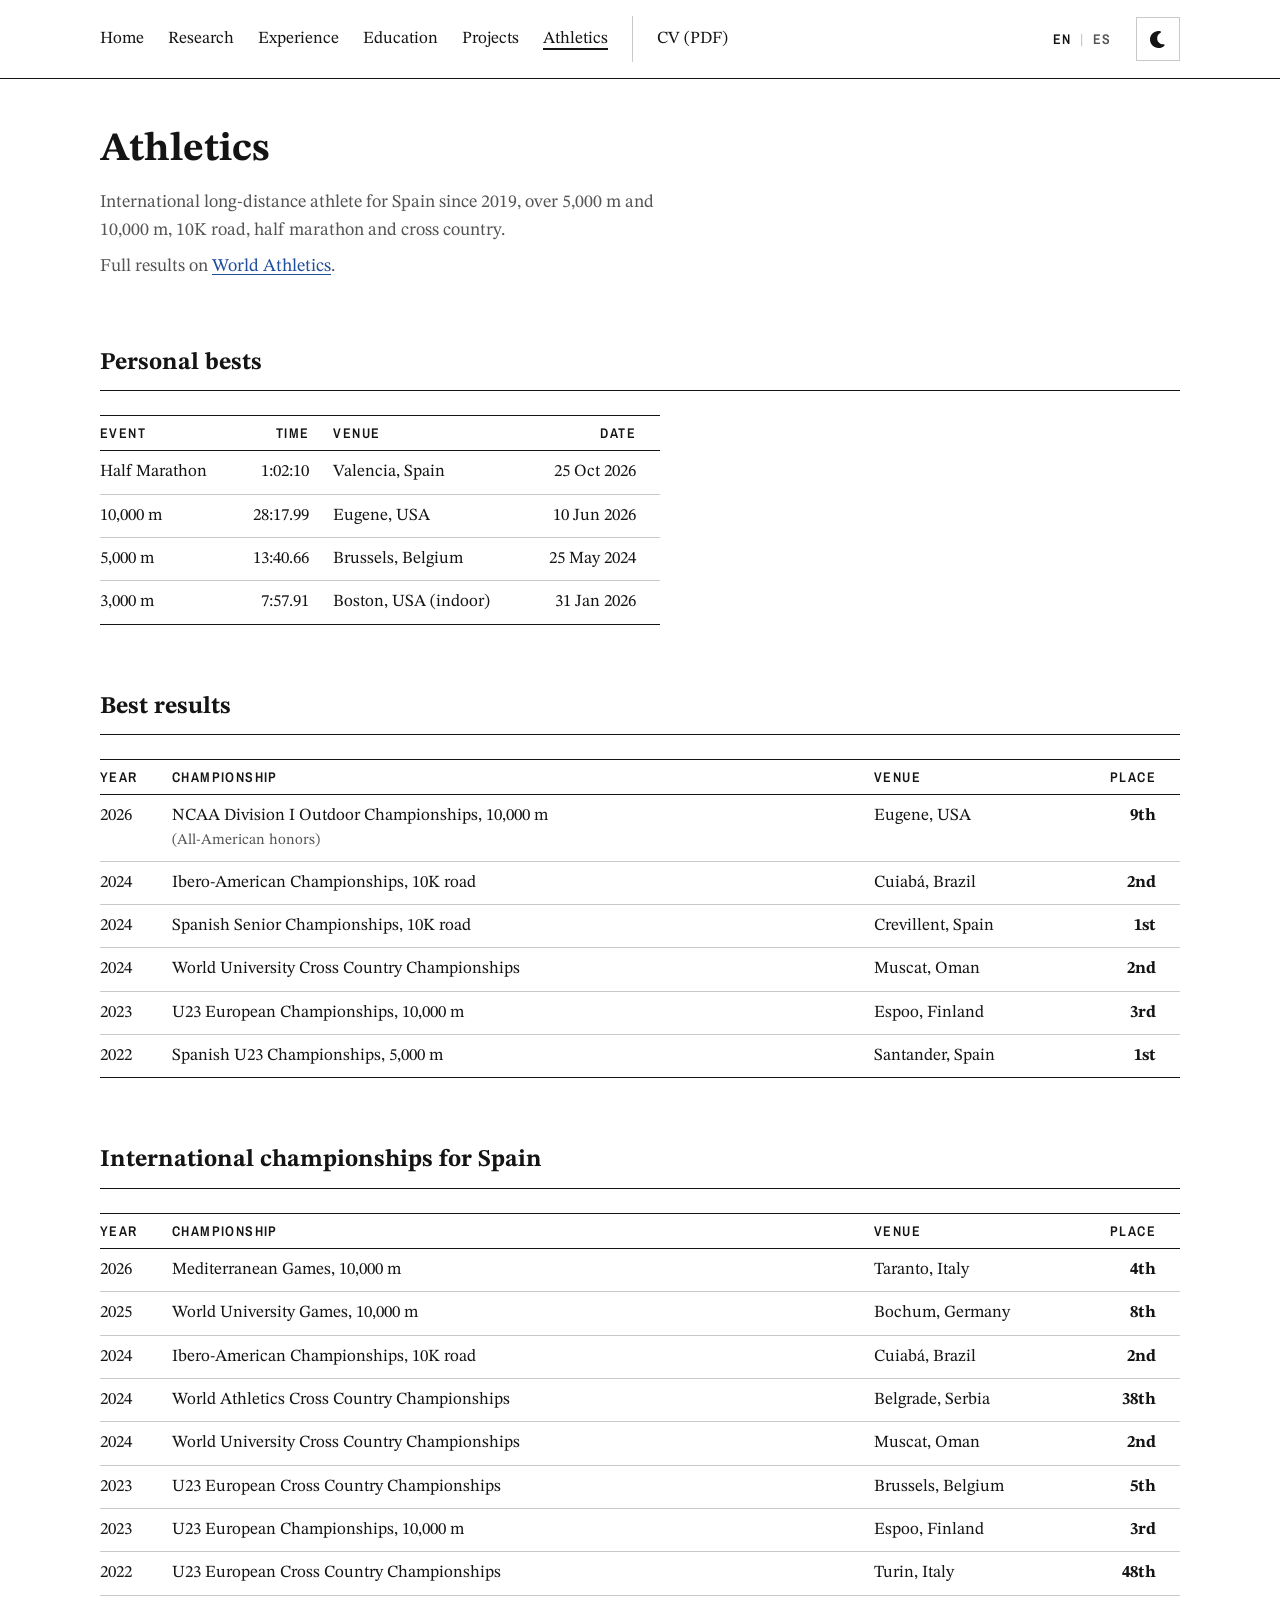
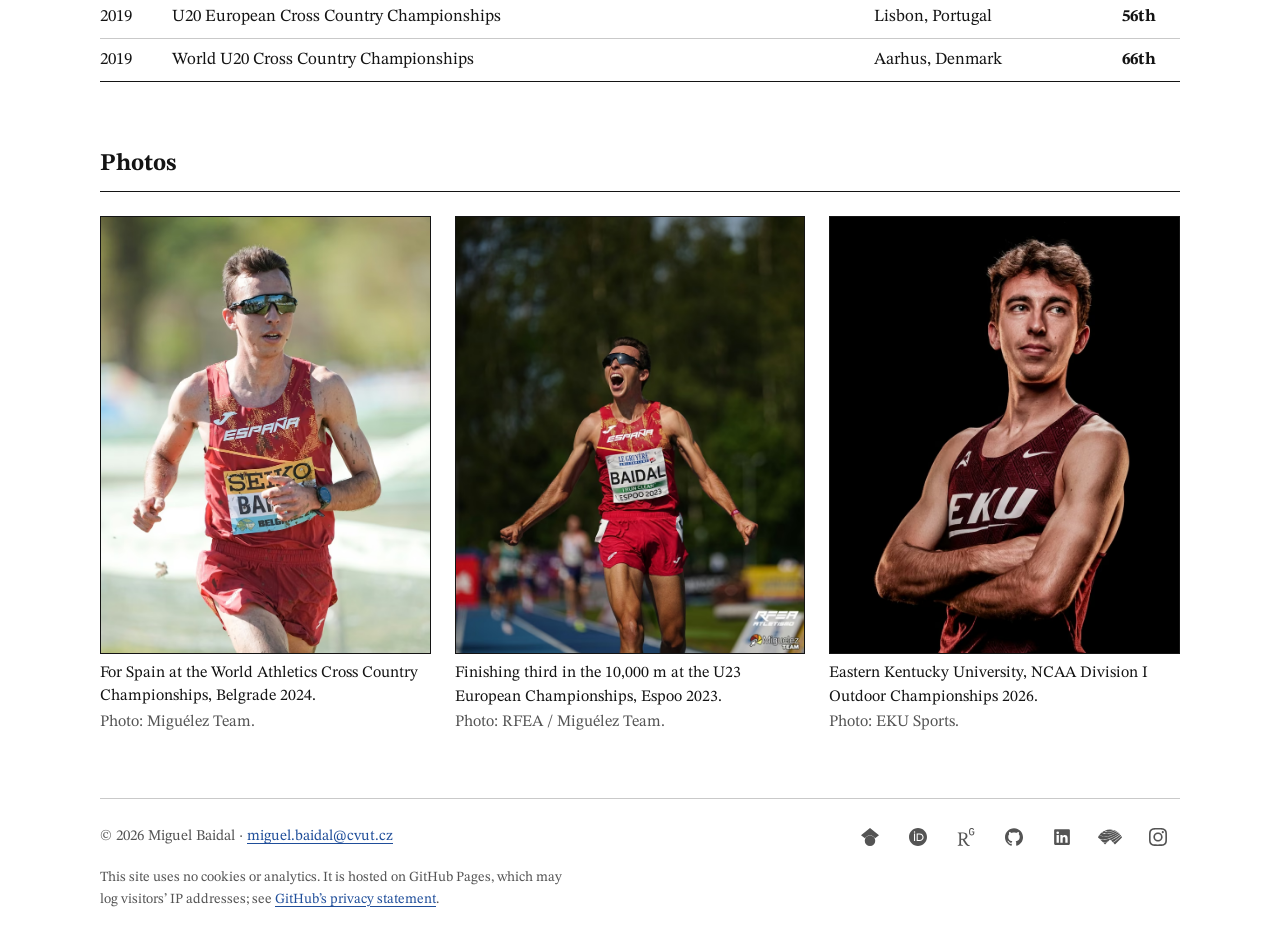
<file: athletics/index.html>
<!DOCTYPE html><html lang="en"><head><meta charset="utf-8"><meta name="viewport" content="width=device-width, initial-scale=1"><title>Athletics · Miguel Baidal</title><meta name="description" content="International long-distance athlete for Spain since 2019, over 5,000 m and 10,000 m, 10K road, half marathon and cross country."><link rel="canonical" href="https://miguelbaidal.github.io/athletics/"><link rel="alternate" hreflang="en" href="https://miguelbaidal.github.io/athletics/"><link rel="alternate" hreflang="es" href="https://miguelbaidal.github.io/es/athletics/"><link rel="alternate" hreflang="x-default" href="https://miguelbaidal.github.io/athletics/"><meta property="og:type" content="profile"><meta property="og:site_name" content="Miguel Baidal"><meta property="og:title" content="Athletics · Miguel Baidal"><meta property="og:description" content="International long-distance athlete for Spain since 2019, over 5,000 m and 10,000 m, 10K road, half marathon and cross country."><meta property="og:url" content="https://miguelbaidal.github.io/athletics/"><meta property="og:locale" content="en_GB"><meta property="og:locale:alternate" content="es_ES"><meta property="og:image" content="https://miguelbaidal.github.io/img/photos/crevillent-2024-1600.jpg"><meta property="og:image:alt" content="Miguel Baidal smiling on the podium with a gold medal, wearing a white club shirt with a Crevillent 2024 race bib."><meta name="twitter:card" content="summary"><link rel="icon" href="/favicon.svg" type="image/svg+xml"><link rel="icon" href="/favicon-32.png" type="image/png" sizes="32x32"><link rel="apple-touch-icon" href="/apple-touch-icon.png"><script type="application/ld+json">{"@context":"https://schema.org","@type":"Person","@id":"https://miguelbaidal.github.io/#person","name":"Miguel Baidal Marco","alternateName":"Miguel Baidal","jobTitle":"PhD Candidate in Computer Science","affiliation":{"@type":"CollegeOrUniversity","name":"Czech Technical University in Prague","department":"Czech Institute of Informatics, Robotics and Cybernetics (CIIRC)"},"alumniOf":[{"@type":"CollegeOrUniversity","name":"Eastern Kentucky University"},{"@type":"CollegeOrUniversity","name":"Universitat Rovira i Virgili"},{"@type":"CollegeOrUniversity","name":"University of Alicante"}],"nationality":{"@type":"Country","name":"Spain"},"knowsAbout":["Agentic AI","Wearable and physiological data","Personalised models","Allostatic load","LLM evaluation in mental health"],"image":"https://miguelbaidal.github.io/img/photos/crevillent-2024-1600.jpg","email":"mailto:miguel.baidal@cvut.cz","url":"https://miguelbaidal.github.io/","sameAs":["https://scholar.google.com/citations?user=jMGmL9IAAAAJ&hl=en","https://orcid.org/0009-0005-6103-8293","https://www.researchgate.net/profile/Miguel-Baidal","https://github.com/miguelbaidal","https://www.linkedin.com/in/miguel-baidal-marco-95475321b","https://worldathletics.org/athletes/spain/miguel-baidal-14846562","https://www.instagram.com/miguelbaidal/","https://es.wikipedia.org/wiki/Miguel_Baidal","https://de.wikipedia.org/wiki/Miguel_Baidal","https://www.wikidata.org/wiki/Q120686787"]}</script><script>
    try {
      const t = localStorage.getItem('theme');
      if (t === 'light' || t === 'dark') document.documentElement.dataset.theme = t;
    } catch (e) {}
  </script><link rel="stylesheet" href="/_astro/Base.DXk0bC92.css"></head><body><a class="skip" href="#main">Skip to content</a><header class="masthead"><div class="sheet masthead-row"><nav aria-label="Sections"><ul><li><a href="/">Home</a></li><li><a href="/research/">Research</a></li><li><a href="/experience/">Experience</a></li><li><a href="/education/">Education</a></li><li><a href="/projects/">Projects</a></li><li><a href="/athletics/" aria-current="page">Athletics</a></li><li><a href="/cv/CV_Miguel_Baidal_EN.pdf" class="cv-link">CV (PDF)</a></li></ul></nav><div class="tools"><p class="lang-switch"><span class="lang-current" aria-current="true" title="English">EN</span><span class="lang-sep" aria-hidden="true">|</span><a href="/es/athletics/" hreflang="es" lang="es" title="Español"><span aria-hidden="true">ES</span><span class="sr-only">Español</span></a></p><button class="theme" type="button" id="theme-toggle" data-dark="Dark" data-light="Light" data-switch="Switch to" aria-label="Switch to dark"><svg class="icon i-moon" viewBox="0 0 512 512" width="18" height="18" aria-hidden="true" focusable="false"><path d="M256 0C114.6 0 0 114.6 0 256S114.6 512 256 512c68.8 0 131.3-27.2 177.3-71.4 7.3-7 9.4-17.9 5.3-27.1s-13.7-14.9-23.8-14.1c-4.9 .4-9.8 .6-14.8 .6-101.6 0-184-82.4-184-184 0-72.1 41.5-134.6 102.1-164.8 9.1-4.5 14.3-14.3 13.1-24.4S322.6 8.5 312.7 6.3C294.4 2.2 275.4 0 256 0z" fill="currentColor"></path></svg><svg class="icon i-sun" viewBox="0 0 576 512" width="18" height="18" aria-hidden="true" focusable="false"><path d="M288-32c8.4 0 16.3 4.4 20.6 11.7L364.1 72.3 468.9 46c8.2-2 16.9 .4 22.8 6.3S500 67 498 75.1l-26.3 104.7 92.7 55.5c7.2 4.3 11.7 12.2 11.7 20.6s-4.4 16.3-11.7 20.6L471.7 332.1 498 436.8c2 8.2-.4 16.9-6.3 22.8S477 468 468.9 466l-104.7-26.3-55.5 92.7c-4.3 7.2-12.2 11.7-20.6 11.7s-16.3-4.4-20.6-11.7L211.9 439.7 107.2 466c-8.2 2-16.8-.4-22.8-6.3S76 445 78 436.8l26.2-104.7-92.6-55.5C4.4 272.2 0 264.4 0 256s4.4-16.3 11.7-20.6L104.3 179.9 78 75.1c-2-8.2 .3-16.8 6.3-22.8S99 44 107.2 46l104.7 26.2 55.5-92.6 1.8-2.6c4.5-5.7 11.4-9.1 18.8-9.1zm0 144a144 144 0 1 0 0 288 144 144 0 1 0 0-288zm0 240a96 96 0 1 1 0-192 96 96 0 1 1 0 192z" fill="currentColor"></path></svg></button></div></div></header><main id="main" class="sheet"><header class="page-head"><h1>Athletics</h1><p>International long-distance athlete for Spain since 2019, over 5,000 m and 10,000 m, 10K road, half marathon and cross country.</p><p>Full results on <a href="https://worldathletics.org/athletes/spain/miguel-baidal-14846562">World Athletics</a>.</p></header><section class="section" aria-labelledby="pb"><h2 id="pb">Personal bests</h2><div class="table-wrap"><table class="narrow"><caption class="sr-only">Personal bests.</caption><thead><tr><th scope="col">Event</th><th scope="col" class="r">Time</th><th scope="col">Venue</th><th scope="col" class="r">Date</th></tr></thead><tbody><tr><td>Half Marathon</td><td class="num r">1:02:10</td><td>Valencia, Spain</td><td class="num r">25 Oct 2026</td></tr><tr><td>10,000 m</td><td class="num r">28:17.99</td><td>Eugene, USA</td><td class="num r">10 Jun 2026</td></tr><tr><td>5,000 m</td><td class="num r">13:40.66</td><td>Brussels, Belgium</td><td class="num r">25 May 2024</td></tr><tr><td>3,000 m</td><td class="num r">7:57.91</td><td>Boston, USA (indoor)</td><td class="num r">31 Jan 2026</td></tr></tbody></table></div></section><section class="section" aria-labelledby="highlights"><h2 id="highlights">Best results</h2><div class="table-wrap"><table class="results-table"><thead><tr><th scope="col">Year</th><th scope="col">Championship</th><th scope="col">Venue</th><th scope="col" class="r">Place</th></tr></thead><tbody><tr><td class="num">2026</td><td>NCAA Division I Outdoor Championships, 10,000 m<span class="result-note">(All-American honors)</span></td><td>Eugene, USA</td><td class="num r"><b>9th</b></td></tr><tr><td class="num">2024</td><td>Ibero-American Championships, 10K road</td><td>Cuiabá, Brazil</td><td class="num r"><b>2nd</b></td></tr><tr><td class="num">2024</td><td>Spanish Senior Championships, 10K road</td><td>Crevillent, Spain</td><td class="num r"><b>1st</b></td></tr><tr><td class="num">2024</td><td>World University Cross Country Championships</td><td>Muscat, Oman</td><td class="num r"><b>2nd</b></td></tr><tr><td class="num">2023</td><td>U23 European Championships, 10,000 m</td><td>Espoo, Finland</td><td class="num r"><b>3rd</b></td></tr><tr><td class="num">2022</td><td>Spanish U23 Championships, 5,000 m</td><td>Santander, Spain</td><td class="num r"><b>1st</b></td></tr></tbody></table></div></section><section class="section" aria-labelledby="spain"><h2 id="spain">International championships for Spain</h2><div class="table-wrap"><table class="results-table"><thead><tr><th scope="col">Year</th><th scope="col">Championship</th><th scope="col">Venue</th><th scope="col" class="r">Place</th></tr></thead><tbody><tr><td class="num">2026</td><td>Mediterranean Games, 10,000 m</td><td>Taranto, Italy</td><td class="num r"><b>4th</b></td></tr><tr><td class="num">2025</td><td>World University Games, 10,000 m</td><td>Bochum, Germany</td><td class="num r"><b>8th</b></td></tr><tr><td class="num">2024</td><td>Ibero-American Championships, 10K road</td><td>Cuiabá, Brazil</td><td class="num r"><b>2nd</b></td></tr><tr><td class="num">2024</td><td>World Athletics Cross Country Championships</td><td>Belgrade, Serbia</td><td class="num r"><b>38th</b></td></tr><tr><td class="num">2024</td><td>World University Cross Country Championships</td><td>Muscat, Oman</td><td class="num r"><b>2nd</b></td></tr><tr><td class="num">2023</td><td>U23 European Cross Country Championships</td><td>Brussels, Belgium</td><td class="num r"><b>5th</b></td></tr><tr><td class="num">2023</td><td>U23 European Championships, 10,000 m</td><td>Espoo, Finland</td><td class="num r"><b>3rd</b></td></tr><tr><td class="num">2022</td><td>U23 European Cross Country Championships</td><td>Turin, Italy</td><td class="num r"><b>48th</b></td></tr><tr><td class="num">2019</td><td>U20 European Cross Country Championships</td><td>Lisbon, Portugal</td><td class="num r"><b>56th</b></td></tr><tr><td class="num">2019</td><td>World U20 Cross Country Championships</td><td>Aarhus, Denmark</td><td class="num r"><b>66th</b></td></tr></tbody></table></div></section><section class="section" aria-labelledby="photos"><h2 id="photos">Photos</h2><div class="gallery"><div class="gallery-item" style="flex: 0.7540056550424128 1 0"><figure class="photo"><picture><source type="image/avif" srcset="/img/photos/belgrade-2024-800.avif 800w, /img/photos/belgrade-2024-1600.avif 1600w" sizes="(max-width: 560px) 100vw, (max-width: 1120px) 31vw, 350px"><source type="image/webp" srcset="/img/photos/belgrade-2024-800.webp 800w, /img/photos/belgrade-2024-1600.webp 1600w" sizes="(max-width: 560px) 100vw, (max-width: 1120px) 31vw, 350px"><img src="/img/photos/belgrade-2024-800.jpg" srcset="/img/photos/belgrade-2024-800.jpg 800w, /img/photos/belgrade-2024-1600.jpg 1600w" sizes="(max-width: 560px) 100vw, (max-width: 1120px) 31vw, 350px" width="1600" height="2122" alt="Miguel Baidal racing cross country in the Spanish national team kit, mud on his arms." loading="lazy" decoding="async"></picture><figcaption>For Spain at the World Athletics Cross Country Championships, Belgrade 2024.<span class="credit"> Photo: Miguélez Team.</span></figcaption></figure></div><div class="gallery-item" style="flex: 0.8 1 0"><figure class="photo"><picture><source type="image/avif" srcset="/img/photos/espoo-2023-800.avif 800w, /img/photos/espoo-2023-1600.avif 1600w" sizes="(max-width: 560px) 100vw, (max-width: 1120px) 31vw, 350px"><source type="image/webp" srcset="/img/photos/espoo-2023-800.webp 800w, /img/photos/espoo-2023-1600.webp 1600w" sizes="(max-width: 560px) 100vw, (max-width: 1120px) 31vw, 350px"><img src="/img/photos/espoo-2023-800.jpg" srcset="/img/photos/espoo-2023-800.jpg 800w, /img/photos/espoo-2023-1600.jpg 1600w" sizes="(max-width: 560px) 100vw, (max-width: 1120px) 31vw, 350px" width="1600" height="2000" alt="Miguel Baidal in the Spanish national team kit celebrating with arms out as he finishes the race." loading="lazy" decoding="async"></picture><figcaption>Finishing third in the 10,000 m at the U23 European Championships, Espoo 2023.<span class="credit"> Photo: RFEA / Miguélez Team.</span></figcaption></figure></div><div class="gallery-item" style="flex: 0.8 1 0"><figure class="photo"><picture><source type="image/avif" srcset="/img/photos/ncaa-2026-portrait-800.avif 800w, /img/photos/ncaa-2026-portrait-1600.avif 1112w" sizes="(max-width: 560px) 100vw, (max-width: 1120px) 31vw, 350px"><source type="image/webp" srcset="/img/photos/ncaa-2026-portrait-800.webp 800w, /img/photos/ncaa-2026-portrait-1600.webp 1112w" sizes="(max-width: 560px) 100vw, (max-width: 1120px) 31vw, 350px"><img src="/img/photos/ncaa-2026-portrait-800.jpg" srcset="/img/photos/ncaa-2026-portrait-800.jpg 800w, /img/photos/ncaa-2026-portrait-1600.jpg 1112w" sizes="(max-width: 560px) 100vw, (max-width: 1120px) 31vw, 350px" width="1112" height="1390" alt="Studio portrait of Miguel Baidal in an Eastern Kentucky University singlet, arms crossed, on a black background." loading="lazy" decoding="async"></picture><figcaption>Eastern Kentucky University, NCAA Division I Outdoor Championships 2026.<span class="credit"> Photo: EKU Sports.</span></figcaption></figure></div></div></section></main><footer class="sheet colophon"><div class="colophon-inner"><p>© 2026 Miguel Baidal · <a href="mailto:miguel.baidal@cvut.cz">miguel.baidal@cvut.cz</a></p><p class="foot-links"><a href="https://scholar.google.com/citations?user=jMGmL9IAAAAJ&amp;hl=en" aria-label="Google Scholar" title="Google Scholar"><svg class="icon" viewBox="0 0 24 24" width="18" height="18" aria-hidden="true" focusable="false"><path d="M5.242 13.769L0 9.5 12 0l12 9.5-5.242 4.269C17.548 11.249 14.978 9.5 12 9.5c-2.977 0-5.548 1.748-6.758 4.269zM12 10a7 7 0 1 0 0 14 7 7 0 0 0 0-14z" fill="currentColor"></path></svg></a><a href="https://orcid.org/0009-0005-6103-8293" aria-label="ORCID" title="ORCID"><svg class="icon" viewBox="0 0 24 24" width="18" height="18" aria-hidden="true" focusable="false"><path d="M12 0C5.372 0 0 5.372 0 12s5.372 12 12 12 12-5.372 12-12S18.628 0 12 0zM7.369 4.378c.525 0 .947.431.947.947s-.422.947-.947.947a.95.95 0 0 1-.947-.947c0-.525.422-.947.947-.947zm-.722 3.038h1.444v10.041H6.647V7.416zm3.562 0h3.9c3.712 0 5.344 2.653 5.344 5.025 0 2.578-2.016 5.025-5.325 5.025h-3.919V7.416zm1.444 1.303v7.444h2.297c3.272 0 4.022-2.484 4.022-3.722 0-2.016-1.284-3.722-4.097-3.722h-2.222z" fill="currentColor"></path></svg></a><a href="https://www.researchgate.net/profile/Miguel-Baidal" aria-label="ResearchGate" title="ResearchGate"><svg class="icon" viewBox="0 0 24 24" width="18" height="18" aria-hidden="true" focusable="false"><path d="M19.586 0c-.818 0-1.508.19-2.073.565-.563.377-.97.936-1.213 1.68a3.193 3.193 0 0 0-.112.437 8.365 8.365 0 0 0-.078.53 9 9 0 0 0-.05.727c-.01.282-.013.621-.013 1.016a31.121 31.123 0 0 0 .014 1.017 9 9 0 0 0 .05.727 7.946 7.946 0 0 0 .077.53h-.005a3.334 3.334 0 0 0 .113.438c.245.743.65 1.303 1.214 1.68.565.376 1.256.564 2.075.564.8 0 1.536-.213 2.105-.603.57-.39.94-.916 1.175-1.65.076-.235.135-.558.177-.93a10.9 10.9 0 0 0 .043-1.207v-.82c0-.095-.047-.142-.14-.142h-3.064c-.094 0-.14.047-.14.141v.956c0 .094.046.14.14.14h1.666c.056 0 .084.03.084.086 0 .36 0 .62-.036.865-.038.244-.1.447-.147.606-.108.385-.348.664-.638.876-.29.212-.738.35-1.227.35-.545 0-.901-.15-1.21-.353-.306-.203-.517-.454-.67-.915a3.136 3.136 0 0 1-.147-.762 17.366 17.367 0 0 1-.034-.656c-.01-.26-.014-.572-.014-.939a26.401 26.403 0 0 1 .014-.938 15.821 15.822 0 0 1 .035-.656 3.19 3.19 0 0 1 .148-.76 1.89 1.89 0 0 1 .742-1.01c.344-.244.593-.352 1.137-.352.508 0 .815.096 1.144.303.33.207.528.492.764.925.047.094.111.118.198.07l1.044-.43c.075-.048.09-.115.042-.199a3.549 3.549 0 0 0-.466-.742 3 3 0 0 0-.679-.607 3.313 3.313 0 0 0-.903-.41A4.068 4.068 0 0 0 19.586 0zM8.217 5.836c-1.69 0-3.036.086-4.297.086-1.146 0-2.291 0-3.007-.029v.831l1.088.2c.744.144 1.174.488 1.174 2.264v11.288c0 1.777-.43 2.12-1.174 2.263l-1.088.2v.832c.773-.029 2.12-.086 3.465-.086 1.29 0 2.951.057 3.667.086v-.831l-1.49-.2c-.773-.115-1.174-.487-1.174-2.264v-4.784c.688.057 1.29.057 2.206.057 1.748 3.123 3.41 5.472 4.355 6.56.86 1.032 2.177 1.691 3.839 1.691.487 0 1.003-.086 1.318-.23v-.744c-1.031 0-2.063-.716-2.808-1.518-1.26-1.376-2.95-3.582-4.355-6.074 2.32-.545 4.04-2.722 4.04-4.9 0-3.208-2.492-4.698-5.758-4.698zm-.515 1.29c2.406 0 3.839 1.26 3.839 3.552 0 2.263-1.547 3.782-4.097 3.782-.974 0-1.404-.03-2.063-.086v-7.19c.66-.059 1.547-.059 2.32-.059z" fill="currentColor"></path></svg></a><a href="https://github.com/miguelbaidal" aria-label="GitHub" title="GitHub"><svg class="icon" viewBox="0 0 24 24" width="18" height="18" aria-hidden="true" focusable="false"><path d="M12 .297c-6.63 0-12 5.373-12 12 0 5.303 3.438 9.8 8.205 11.385.6.113.82-.258.82-.577 0-.285-.01-1.04-.015-2.04-3.338.724-4.042-1.61-4.042-1.61C4.422 18.07 3.633 17.7 3.633 17.7c-1.087-.744.084-.729.084-.729 1.205.084 1.838 1.236 1.838 1.236 1.07 1.835 2.809 1.305 3.495.998.108-.776.417-1.305.76-1.605-2.665-.3-5.466-1.332-5.466-5.93 0-1.31.465-2.38 1.235-3.22-.135-.303-.54-1.523.105-3.176 0 0 1.005-.322 3.3 1.23.96-.267 1.98-.399 3-.405 1.02.006 2.04.138 3 .405 2.28-1.552 3.285-1.23 3.285-1.23.645 1.653.24 2.873.12 3.176.765.84 1.23 1.91 1.23 3.22 0 4.61-2.805 5.625-5.475 5.92.42.36.81 1.096.81 2.22 0 1.606-.015 2.896-.015 3.286 0 .315.21.69.825.57C20.565 22.092 24 17.592 24 12.297c0-6.627-5.373-12-12-12" fill="currentColor"></path></svg></a><a href="https://www.linkedin.com/in/miguel-baidal-marco-95475321b" aria-label="LinkedIn" title="LinkedIn"><svg class="icon" viewBox="0 0 448 512" width="18" height="18" aria-hidden="true" focusable="false"><path d="M416 32L31.9 32C14.3 32 0 46.5 0 64.3L0 447.7C0 465.5 14.3 480 31.9 480L416 480c17.6 0 32-14.5 32-32.3l0-383.4C448 46.5 433.6 32 416 32zM135.4 416l-66.4 0 0-213.8 66.5 0 0 213.8-.1 0zM102.2 96a38.5 38.5 0 1 1 0 77 38.5 38.5 0 1 1 0-77zM384.3 416l-66.4 0 0-104c0-24.8-.5-56.7-34.5-56.7-34.6 0-39.9 27-39.9 54.9l0 105.8-66.4 0 0-213.8 63.7 0 0 29.2 .9 0c8.9-16.8 30.6-34.5 62.9-34.5 67.2 0 79.7 44.3 79.7 101.9l0 117.2z" fill="currentColor"></path></svg></a><a href="https://worldathletics.org/athletes/spain/miguel-baidal-14846562" aria-label="World Athletics" title="World Athletics"><svg class="icon wide" viewBox="180.272 -437.793 64.713 40.079" width="18" height="18" aria-hidden="true" focusable="false"><path d="M184.264-412.771l-.119-.046-3.873-3.874a35.312,35.312,0,0,1,3.528-6.2c2.218,2.079,6.668,4.505,15.354,4.505.306,0,.617,0,.933-.009,14.888-.289,30.215-9.565,33.836-12.255a35.241,35.241,0,0,1,2.925,2.462,116.565,116.565,0,0,1-24.327,12.967,55.658,55.658,0,0,1-16.214,3.786A32.971,32.971,0,0,1,184.264-412.771Zm.139-10.966c.9.982,3.793,2.893,8.883,3.822,4.151.758,11.043,1.042,20.3-1.912a73.522,73.522,0,0,0,19.472-9.459,35.422,35.422,0,0,0-3.386-2.125,62.912,62.912,0,0,1-21.445,7.368,42.094,42.094,0,0,1-6.157.513,23.784,23.784,0,0,1-5.753-.647,9.513,9.513,0,0,1-5.718-3.5q-.112-.163-.177-.276A36.192,36.192,0,0,0,184.4-423.737Zm23.145-9.155a44.918,44.918,0,0,0,15.321-3.168c.081-.036.213-.1.288-.133a35.639,35.639,0,0,0-10.534-1.6,35.233,35.233,0,0,0-14.114,2.931,1.071,1.071,0,0,0,.169.343C199.77-433.088,203.976-432.741,207.548-432.893Zm.528,5.827a60.733,60.733,0,0,0,20.535-6.909,35.108,35.108,0,0,0-4.086-1.76c-.119.073-.278.166-.416.234-1.932.959-7.412,3.233-16.556,3.637q-.912.04-1.755.04a23.259,23.259,0,0,1-4.448-.371,5.59,5.59,0,0,1-3.5-1.7,2.262,2.262,0,0,1-.291-.529,35.348,35.348,0,0,0-6.314,3.833,5.337,5.337,0,0,0,.76.989C195.635-425.831,203.632-426.394,208.076-427.065Zm-8.827,29.351,6.549-6.549a40.439,40.439,0,0,1-11.167,1.931Zm43.981-22.426c-.509.445-1.062.932-1.656,1.457-4.849,4.277-12.175,10.74-20.6,15.943L226-397.714,244.985-416.7A35.166,35.166,0,0,0,243.231-420.14Zm-.54-.9a35.46,35.46,0,0,0-2.137-3.072,130.507,130.507,0,0,1-24.977,15.979l4.646,4.644c8.288-5.075,16.572-12.366,21.037-16.3Q242.068-420.5,242.691-421.04Zm-5.09-6.416c-4.072,3.035-22.892,15-38.627,16.843a41.708,41.708,0,0,1-4.774.264,35.955,35.955,0,0,1-8.519-.938l7.957,7.959a45.522,45.522,0,0,0,13.778-2.554l5.206-5.206,2.182,2.181a135.8,135.8,0,0,0,25.11-16Q238.82-426.238,237.6-427.456Z" fill="currentColor"></path></svg></a><a href="https://www.instagram.com/miguelbaidal/" aria-label="Instagram" title="Instagram"><svg class="icon" viewBox="0 0 24 24" width="18" height="18" aria-hidden="true" focusable="false"><path d="M7.0301.084c-1.2768.0602-2.1487.264-2.911.5634-.7888.3075-1.4575.72-2.1228 1.3877-.6652.6677-1.075 1.3368-1.3802 2.127-.2954.7638-.4956 1.6365-.552 2.914-.0564 1.2775-.0689 1.6882-.0626 4.947.0062 3.2586.0206 3.6671.0825 4.9473.061 1.2765.264 2.1482.5635 2.9107.308.7889.72 1.4573 1.388 2.1228.6679.6655 1.3365 1.0743 2.1285 1.38.7632.295 1.6361.4961 2.9134.552 1.2773.056 1.6884.069 4.9462.0627 3.2578-.0062 3.668-.0207 4.9478-.0814 1.28-.0607 2.147-.2652 2.9098-.5633.7889-.3086 1.4578-.72 2.1228-1.3881.665-.6682 1.0745-1.3378 1.3795-2.1284.2957-.7632.4966-1.636.552-2.9124.056-1.2809.0692-1.6898.063-4.948-.0063-3.2583-.021-3.6668-.0817-4.9465-.0607-1.2797-.264-2.1487-.5633-2.9117-.3084-.7889-.72-1.4568-1.3876-2.1228C21.2982 1.33 20.628.9208 19.8378.6165 19.074.321 18.2017.1197 16.9244.0645 15.6471.0093 15.236-.005 11.977.0014 8.718.0076 8.31.0215 7.0301.0839m.1402 21.6932c-1.17-.0509-1.8053-.2453-2.2287-.408-.5606-.216-.96-.4771-1.3819-.895-.422-.4178-.6811-.8186-.9-1.378-.1644-.4234-.3624-1.058-.4171-2.228-.0595-1.2645-.072-1.6442-.079-4.848-.007-3.2037.0053-3.583.0607-4.848.05-1.169.2456-1.805.408-2.2282.216-.5613.4762-.96.895-1.3816.4188-.4217.8184-.6814 1.3783-.9003.423-.1651 1.0575-.3614 2.227-.4171 1.2655-.06 1.6447-.072 4.848-.079 3.2033-.007 3.5835.005 4.8495.0608 1.169.0508 1.8053.2445 2.228.408.5608.216.96.4754 1.3816.895.4217.4194.6816.8176.9005 1.3787.1653.4217.3617 1.056.4169 2.2263.0602 1.2655.0739 1.645.0796 4.848.0058 3.203-.0055 3.5834-.061 4.848-.051 1.17-.245 1.8055-.408 2.2294-.216.5604-.4763.96-.8954 1.3814-.419.4215-.8181.6811-1.3783.9-.4224.1649-1.0577.3617-2.2262.4174-1.2656.0595-1.6448.072-4.8493.079-3.2045.007-3.5825-.006-4.848-.0608M16.953 5.5864A1.44 1.44 0 1 0 18.39 4.144a1.44 1.44 0 0 0-1.437 1.4424M5.8385 12.012c.0067 3.4032 2.7706 6.1557 6.173 6.1493 3.4026-.0065 6.157-2.7701 6.1506-6.1733-.0065-3.4032-2.771-6.1565-6.174-6.1498-3.403.0067-6.156 2.771-6.1496 6.1738M8 12.0077a4 4 0 1 1 4.008 3.9921A3.9996 3.9996 0 0 1 8 12.0077" fill="currentColor"></path></svg></a></p></div><p class="privacy">This site uses no cookies or analytics. It is hosted on GitHub Pages, which may log visitors’ IP addresses; see <a href="https://docs.github.com/en/site-policy/privacy-policies/github-general-privacy-statement">GitHub’s privacy statement</a>.</p></footer><script>
    (function () {
      const root = document.documentElement;
      const btn = document.getElementById('theme-toggle');
      const media = window.matchMedia('(prefers-color-scheme: dark)');
      const current = () => root.dataset.theme || (media.matches ? 'dark' : 'light');
      const label = () => {
        const next = current() === 'dark' ? 'light' : 'dark';
        const word = next === 'dark' ? btn.dataset.dark : btn.dataset.light;
        btn.dataset.next = next; // CSS shows the moon when the next theme is dark, the sun otherwise
        btn.setAttribute('aria-label', btn.dataset.switch + ' ' + word.toLowerCase());
        btn.title = btn.getAttribute('aria-label');
      };
      btn.addEventListener('click', () => {
        const next = current() === 'dark' ? 'light' : 'dark';
        root.dataset.theme = next;
        try { localStorage.setItem('theme', next); } catch (e) {}
        label();
      });
      media.addEventListener('change', label);
      label();
    })();
  </script></body></html>
</file>
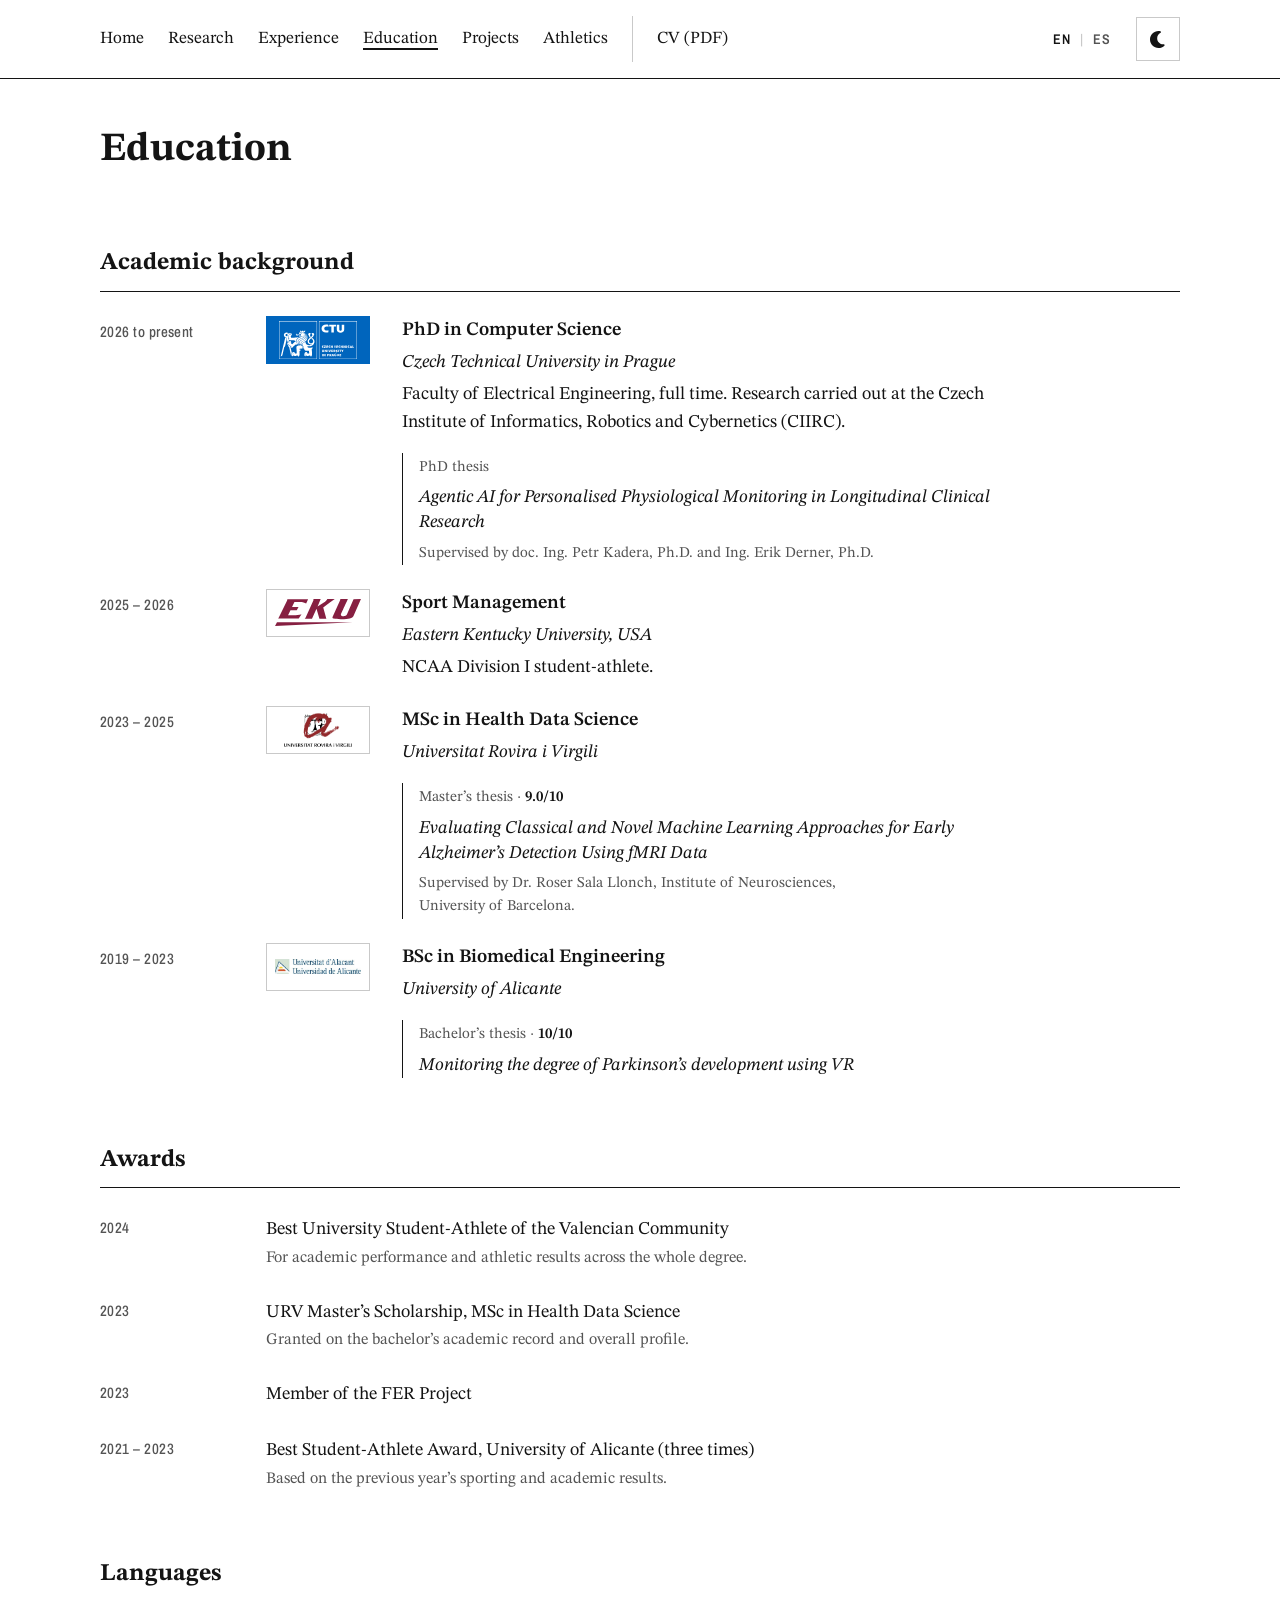
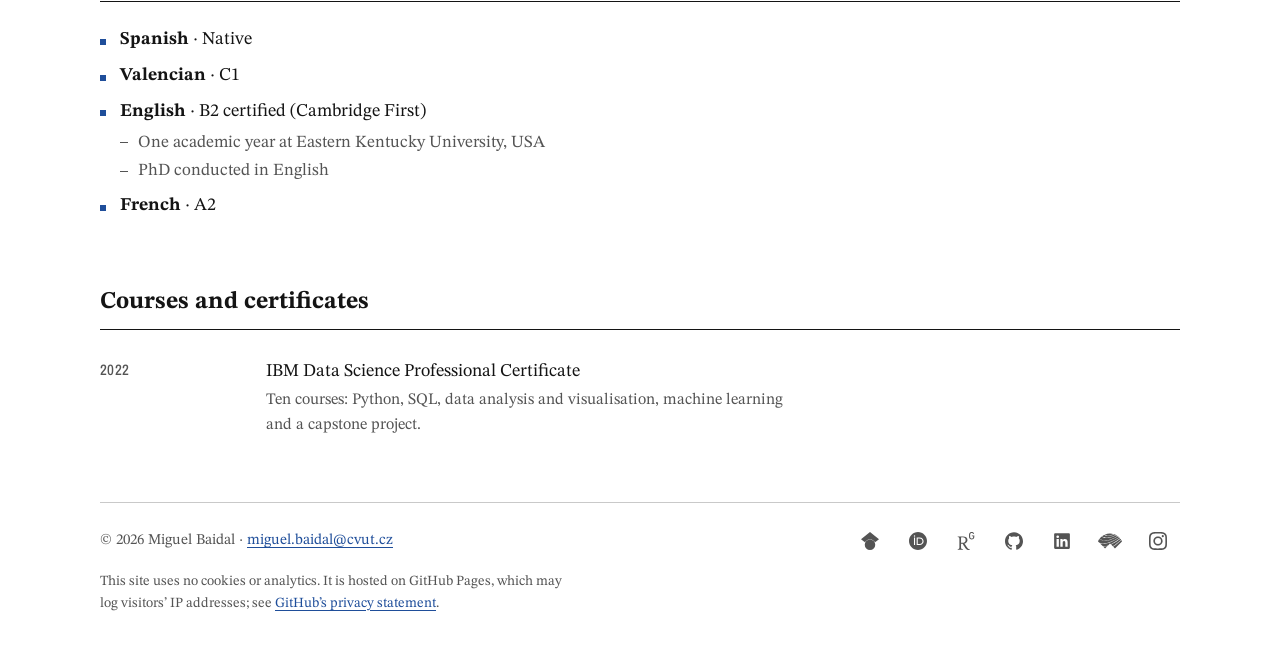
<file: education/index.html>
<!DOCTYPE html><html lang="en"><head><meta charset="utf-8"><meta name="viewport" content="width=device-width, initial-scale=1"><title>Education · Miguel Baidal</title><meta name="description" content="Education of Miguel Baidal: PhD in Computer Science at the Czech Technical University in Prague, MSc in Health Data Science (URV) and BSc in Biomedical Engineering (University of Alicante)."><link rel="canonical" href="https://miguelbaidal.github.io/education/"><link rel="alternate" hreflang="en" href="https://miguelbaidal.github.io/education/"><link rel="alternate" hreflang="es" href="https://miguelbaidal.github.io/es/education/"><link rel="alternate" hreflang="x-default" href="https://miguelbaidal.github.io/education/"><meta property="og:type" content="profile"><meta property="og:site_name" content="Miguel Baidal"><meta property="og:title" content="Education · Miguel Baidal"><meta property="og:description" content="Education of Miguel Baidal: PhD in Computer Science at the Czech Technical University in Prague, MSc in Health Data Science (URV) and BSc in Biomedical Engineering (University of Alicante)."><meta property="og:url" content="https://miguelbaidal.github.io/education/"><meta property="og:locale" content="en_GB"><meta property="og:locale:alternate" content="es_ES"><meta property="og:image" content="https://miguelbaidal.github.io/img/photos/crevillent-2024-1600.jpg"><meta property="og:image:alt" content="Miguel Baidal smiling on the podium with a gold medal, wearing a white club shirt with a Crevillent 2024 race bib."><meta name="twitter:card" content="summary"><link rel="icon" href="/favicon.svg" type="image/svg+xml"><link rel="icon" href="/favicon-32.png" type="image/png" sizes="32x32"><link rel="apple-touch-icon" href="/apple-touch-icon.png"><script type="application/ld+json">{"@context":"https://schema.org","@type":"Person","@id":"https://miguelbaidal.github.io/#person","name":"Miguel Baidal Marco","alternateName":"Miguel Baidal","jobTitle":"PhD Candidate in Computer Science","affiliation":{"@type":"CollegeOrUniversity","name":"Czech Technical University in Prague","department":"Czech Institute of Informatics, Robotics and Cybernetics (CIIRC)"},"alumniOf":[{"@type":"CollegeOrUniversity","name":"Eastern Kentucky University"},{"@type":"CollegeOrUniversity","name":"Universitat Rovira i Virgili"},{"@type":"CollegeOrUniversity","name":"University of Alicante"}],"nationality":{"@type":"Country","name":"Spain"},"knowsAbout":["Agentic AI","Wearable and physiological data","Personalised models","Allostatic load","LLM evaluation in mental health"],"image":"https://miguelbaidal.github.io/img/photos/crevillent-2024-1600.jpg","email":"mailto:miguel.baidal@cvut.cz","url":"https://miguelbaidal.github.io/","sameAs":["https://scholar.google.com/citations?user=jMGmL9IAAAAJ&hl=en","https://orcid.org/0009-0005-6103-8293","https://www.researchgate.net/profile/Miguel-Baidal","https://github.com/miguelbaidal","https://www.linkedin.com/in/miguel-baidal-marco-95475321b","https://worldathletics.org/athletes/spain/miguel-baidal-14846562","https://www.instagram.com/miguelbaidal/","https://es.wikipedia.org/wiki/Miguel_Baidal","https://de.wikipedia.org/wiki/Miguel_Baidal","https://www.wikidata.org/wiki/Q120686787"]}</script><script>
    try {
      const t = localStorage.getItem('theme');
      if (t === 'light' || t === 'dark') document.documentElement.dataset.theme = t;
    } catch (e) {}
  </script><link rel="stylesheet" href="/_astro/Base.DXk0bC92.css"></head><body><a class="skip" href="#main">Skip to content</a><header class="masthead"><div class="sheet masthead-row"><nav aria-label="Sections"><ul><li><a href="/">Home</a></li><li><a href="/research/">Research</a></li><li><a href="/experience/">Experience</a></li><li><a href="/education/" aria-current="page">Education</a></li><li><a href="/projects/">Projects</a></li><li><a href="/athletics/">Athletics</a></li><li><a href="/cv/CV_Miguel_Baidal_EN.pdf" class="cv-link">CV (PDF)</a></li></ul></nav><div class="tools"><p class="lang-switch"><span class="lang-current" aria-current="true" title="English">EN</span><span class="lang-sep" aria-hidden="true">|</span><a href="/es/education/" hreflang="es" lang="es" title="Español"><span aria-hidden="true">ES</span><span class="sr-only">Español</span></a></p><button class="theme" type="button" id="theme-toggle" data-dark="Dark" data-light="Light" data-switch="Switch to" aria-label="Switch to dark"><svg class="icon i-moon" viewBox="0 0 512 512" width="18" height="18" aria-hidden="true" focusable="false"><path d="M256 0C114.6 0 0 114.6 0 256S114.6 512 256 512c68.8 0 131.3-27.2 177.3-71.4 7.3-7 9.4-17.9 5.3-27.1s-13.7-14.9-23.8-14.1c-4.9 .4-9.8 .6-14.8 .6-101.6 0-184-82.4-184-184 0-72.1 41.5-134.6 102.1-164.8 9.1-4.5 14.3-14.3 13.1-24.4S322.6 8.5 312.7 6.3C294.4 2.2 275.4 0 256 0z" fill="currentColor"></path></svg><svg class="icon i-sun" viewBox="0 0 576 512" width="18" height="18" aria-hidden="true" focusable="false"><path d="M288-32c8.4 0 16.3 4.4 20.6 11.7L364.1 72.3 468.9 46c8.2-2 16.9 .4 22.8 6.3S500 67 498 75.1l-26.3 104.7 92.7 55.5c7.2 4.3 11.7 12.2 11.7 20.6s-4.4 16.3-11.7 20.6L471.7 332.1 498 436.8c2 8.2-.4 16.9-6.3 22.8S477 468 468.9 466l-104.7-26.3-55.5 92.7c-4.3 7.2-12.2 11.7-20.6 11.7s-16.3-4.4-20.6-11.7L211.9 439.7 107.2 466c-8.2 2-16.8-.4-22.8-6.3S76 445 78 436.8l26.2-104.7-92.6-55.5C4.4 272.2 0 264.4 0 256s4.4-16.3 11.7-20.6L104.3 179.9 78 75.1c-2-8.2 .3-16.8 6.3-22.8S99 44 107.2 46l104.7 26.2 55.5-92.6 1.8-2.6c4.5-5.7 11.4-9.1 18.8-9.1zm0 144a144 144 0 1 0 0 288 144 144 0 1 0 0-288zm0 240a96 96 0 1 1 0-192 96 96 0 1 1 0 192z" fill="currentColor"></path></svg></button></div></div></header><main id="main" class="sheet"><header class="page-head"><h1>Education</h1></header><section class="section" aria-labelledby="degrees"><h2 id="degrees">Academic background</h2><div class="entries"><article class="entry"><p class="when">2026 to present</p><div class="entry-with-logo"><span class="logo-mark ctu"><img src="/img/logos/ctu-prague.svg" alt=""></span><div><h3>PhD in Computer Science</h3><p class="where">Czech Technical University in Prague</p><p>Faculty of Electrical Engineering, full time. Research carried out at the Czech Institute of Informatics, Robotics and Cybernetics (CIIRC).</p><div class="thesis"><p class="thesis-meta">PhD thesis</p><p class="thesis-title" lang="en">Agentic AI for Personalised Physiological Monitoring in Longitudinal Clinical Research</p><p class="thesis-detail">Supervised by doc. Ing. Petr Kadera, Ph.D. and Ing. Erik Derner, Ph.D.</p></div></div></div></article><article class="entry"><p class="when">2025 – 2026</p><div class="entry-with-logo"><span class="logo-mark light"><img src="/img/logos/eastern-kentucky.svg" alt=""></span><div><h3>Sport Management</h3><p class="where">Eastern Kentucky University, USA</p><p>NCAA Division I student-athlete.</p></div></div></article><article class="entry"><p class="when">2023 – 2025</p><div class="entry-with-logo"><span class="logo-mark light"><img src="/img/logos/urv.png" alt=""></span><div><h3>MSc in Health Data Science</h3><p class="where">Universitat Rovira i Virgili</p><div class="thesis"><p class="thesis-meta">Master’s thesis · <b>9.0/10</b></p><p class="thesis-title" lang="en">Evaluating Classical and Novel Machine Learning Approaches for Early Alzheimer’s Detection Using fMRI Data</p><p class="thesis-detail">Supervised by Dr. Roser Sala Llonch, Institute of Neurosciences, University of Barcelona.</p></div></div></div></article><article class="entry"><p class="when">2019 – 2023</p><div class="entry-with-logo"><span class="logo-mark light"><img src="/img/logos/universidad-alicante.jpg" alt=""></span><div><h3>BSc in Biomedical Engineering</h3><p class="where">University of Alicante</p><div class="thesis"><p class="thesis-meta">Bachelor’s thesis · <b>10/10</b></p><p class="thesis-title">Monitoring the degree of Parkinson’s development using VR</p></div></div></div></article></div></section><section class="section" aria-labelledby="awards"><h2 id="awards">Awards</h2><div class="entries"><article class="entry"><p class="when">2024</p><div><p>Best University Student-Athlete of the Valencian Community</p><p class="entry-detail">For academic performance and athletic results across the whole degree.</p></div></article><article class="entry"><p class="when">2023</p><div><p>URV Master’s Scholarship, MSc in Health Data Science</p><p class="entry-detail">Granted on the bachelor’s academic record and overall profile.</p></div></article><article class="entry"><p class="when">2023</p><div><p>Member of the FER Project</p></div></article><article class="entry"><p class="when">2021 – 2023</p><div><p>Best Student-Athlete Award, University of Alicante (three times)</p><p class="entry-detail">Based on the previous year’s sporting and academic results.</p></div></article></div></section><section class="section" aria-labelledby="lang"><h2 id="lang">Languages</h2><ul class="lang-list"><li><b>Spanish</b> · Native</li><li><b>Valencian</b> · C1</li><li><b>English</b> · B2 certified (Cambridge First)<ul class="lang-notes"><li>One academic year at Eastern Kentucky University, USA</li><li>PhD conducted in English</li></ul></li><li><b>French</b> · A2</li></ul></section><section class="section" aria-labelledby="courses"><h2 id="courses">Courses and certificates</h2><div class="entries"><article class="entry"><p class="when">2022</p><div><p>IBM Data Science Professional Certificate</p><p class="entry-detail">Ten courses: Python, SQL, data analysis and visualisation, machine learning and a capstone project.</p></div></article></div></section></main><footer class="sheet colophon"><div class="colophon-inner"><p>© 2026 Miguel Baidal · <a href="mailto:miguel.baidal@cvut.cz">miguel.baidal@cvut.cz</a></p><p class="foot-links"><a href="https://scholar.google.com/citations?user=jMGmL9IAAAAJ&amp;hl=en" aria-label="Google Scholar" title="Google Scholar"><svg class="icon" viewBox="0 0 24 24" width="18" height="18" aria-hidden="true" focusable="false"><path d="M5.242 13.769L0 9.5 12 0l12 9.5-5.242 4.269C17.548 11.249 14.978 9.5 12 9.5c-2.977 0-5.548 1.748-6.758 4.269zM12 10a7 7 0 1 0 0 14 7 7 0 0 0 0-14z" fill="currentColor"></path></svg></a><a href="https://orcid.org/0009-0005-6103-8293" aria-label="ORCID" title="ORCID"><svg class="icon" viewBox="0 0 24 24" width="18" height="18" aria-hidden="true" focusable="false"><path d="M12 0C5.372 0 0 5.372 0 12s5.372 12 12 12 12-5.372 12-12S18.628 0 12 0zM7.369 4.378c.525 0 .947.431.947.947s-.422.947-.947.947a.95.95 0 0 1-.947-.947c0-.525.422-.947.947-.947zm-.722 3.038h1.444v10.041H6.647V7.416zm3.562 0h3.9c3.712 0 5.344 2.653 5.344 5.025 0 2.578-2.016 5.025-5.325 5.025h-3.919V7.416zm1.444 1.303v7.444h2.297c3.272 0 4.022-2.484 4.022-3.722 0-2.016-1.284-3.722-4.097-3.722h-2.222z" fill="currentColor"></path></svg></a><a href="https://www.researchgate.net/profile/Miguel-Baidal" aria-label="ResearchGate" title="ResearchGate"><svg class="icon" viewBox="0 0 24 24" width="18" height="18" aria-hidden="true" focusable="false"><path d="M19.586 0c-.818 0-1.508.19-2.073.565-.563.377-.97.936-1.213 1.68a3.193 3.193 0 0 0-.112.437 8.365 8.365 0 0 0-.078.53 9 9 0 0 0-.05.727c-.01.282-.013.621-.013 1.016a31.121 31.123 0 0 0 .014 1.017 9 9 0 0 0 .05.727 7.946 7.946 0 0 0 .077.53h-.005a3.334 3.334 0 0 0 .113.438c.245.743.65 1.303 1.214 1.68.565.376 1.256.564 2.075.564.8 0 1.536-.213 2.105-.603.57-.39.94-.916 1.175-1.65.076-.235.135-.558.177-.93a10.9 10.9 0 0 0 .043-1.207v-.82c0-.095-.047-.142-.14-.142h-3.064c-.094 0-.14.047-.14.141v.956c0 .094.046.14.14.14h1.666c.056 0 .084.03.084.086 0 .36 0 .62-.036.865-.038.244-.1.447-.147.606-.108.385-.348.664-.638.876-.29.212-.738.35-1.227.35-.545 0-.901-.15-1.21-.353-.306-.203-.517-.454-.67-.915a3.136 3.136 0 0 1-.147-.762 17.366 17.367 0 0 1-.034-.656c-.01-.26-.014-.572-.014-.939a26.401 26.403 0 0 1 .014-.938 15.821 15.822 0 0 1 .035-.656 3.19 3.19 0 0 1 .148-.76 1.89 1.89 0 0 1 .742-1.01c.344-.244.593-.352 1.137-.352.508 0 .815.096 1.144.303.33.207.528.492.764.925.047.094.111.118.198.07l1.044-.43c.075-.048.09-.115.042-.199a3.549 3.549 0 0 0-.466-.742 3 3 0 0 0-.679-.607 3.313 3.313 0 0 0-.903-.41A4.068 4.068 0 0 0 19.586 0zM8.217 5.836c-1.69 0-3.036.086-4.297.086-1.146 0-2.291 0-3.007-.029v.831l1.088.2c.744.144 1.174.488 1.174 2.264v11.288c0 1.777-.43 2.12-1.174 2.263l-1.088.2v.832c.773-.029 2.12-.086 3.465-.086 1.29 0 2.951.057 3.667.086v-.831l-1.49-.2c-.773-.115-1.174-.487-1.174-2.264v-4.784c.688.057 1.29.057 2.206.057 1.748 3.123 3.41 5.472 4.355 6.56.86 1.032 2.177 1.691 3.839 1.691.487 0 1.003-.086 1.318-.23v-.744c-1.031 0-2.063-.716-2.808-1.518-1.26-1.376-2.95-3.582-4.355-6.074 2.32-.545 4.04-2.722 4.04-4.9 0-3.208-2.492-4.698-5.758-4.698zm-.515 1.29c2.406 0 3.839 1.26 3.839 3.552 0 2.263-1.547 3.782-4.097 3.782-.974 0-1.404-.03-2.063-.086v-7.19c.66-.059 1.547-.059 2.32-.059z" fill="currentColor"></path></svg></a><a href="https://github.com/miguelbaidal" aria-label="GitHub" title="GitHub"><svg class="icon" viewBox="0 0 24 24" width="18" height="18" aria-hidden="true" focusable="false"><path d="M12 .297c-6.63 0-12 5.373-12 12 0 5.303 3.438 9.8 8.205 11.385.6.113.82-.258.82-.577 0-.285-.01-1.04-.015-2.04-3.338.724-4.042-1.61-4.042-1.61C4.422 18.07 3.633 17.7 3.633 17.7c-1.087-.744.084-.729.084-.729 1.205.084 1.838 1.236 1.838 1.236 1.07 1.835 2.809 1.305 3.495.998.108-.776.417-1.305.76-1.605-2.665-.3-5.466-1.332-5.466-5.93 0-1.31.465-2.38 1.235-3.22-.135-.303-.54-1.523.105-3.176 0 0 1.005-.322 3.3 1.23.96-.267 1.98-.399 3-.405 1.02.006 2.04.138 3 .405 2.28-1.552 3.285-1.23 3.285-1.23.645 1.653.24 2.873.12 3.176.765.84 1.23 1.91 1.23 3.22 0 4.61-2.805 5.625-5.475 5.92.42.36.81 1.096.81 2.22 0 1.606-.015 2.896-.015 3.286 0 .315.21.69.825.57C20.565 22.092 24 17.592 24 12.297c0-6.627-5.373-12-12-12" fill="currentColor"></path></svg></a><a href="https://www.linkedin.com/in/miguel-baidal-marco-95475321b" aria-label="LinkedIn" title="LinkedIn"><svg class="icon" viewBox="0 0 448 512" width="18" height="18" aria-hidden="true" focusable="false"><path d="M416 32L31.9 32C14.3 32 0 46.5 0 64.3L0 447.7C0 465.5 14.3 480 31.9 480L416 480c17.6 0 32-14.5 32-32.3l0-383.4C448 46.5 433.6 32 416 32zM135.4 416l-66.4 0 0-213.8 66.5 0 0 213.8-.1 0zM102.2 96a38.5 38.5 0 1 1 0 77 38.5 38.5 0 1 1 0-77zM384.3 416l-66.4 0 0-104c0-24.8-.5-56.7-34.5-56.7-34.6 0-39.9 27-39.9 54.9l0 105.8-66.4 0 0-213.8 63.7 0 0 29.2 .9 0c8.9-16.8 30.6-34.5 62.9-34.5 67.2 0 79.7 44.3 79.7 101.9l0 117.2z" fill="currentColor"></path></svg></a><a href="https://worldathletics.org/athletes/spain/miguel-baidal-14846562" aria-label="World Athletics" title="World Athletics"><svg class="icon wide" viewBox="180.272 -437.793 64.713 40.079" width="18" height="18" aria-hidden="true" focusable="false"><path d="M184.264-412.771l-.119-.046-3.873-3.874a35.312,35.312,0,0,1,3.528-6.2c2.218,2.079,6.668,4.505,15.354,4.505.306,0,.617,0,.933-.009,14.888-.289,30.215-9.565,33.836-12.255a35.241,35.241,0,0,1,2.925,2.462,116.565,116.565,0,0,1-24.327,12.967,55.658,55.658,0,0,1-16.214,3.786A32.971,32.971,0,0,1,184.264-412.771Zm.139-10.966c.9.982,3.793,2.893,8.883,3.822,4.151.758,11.043,1.042,20.3-1.912a73.522,73.522,0,0,0,19.472-9.459,35.422,35.422,0,0,0-3.386-2.125,62.912,62.912,0,0,1-21.445,7.368,42.094,42.094,0,0,1-6.157.513,23.784,23.784,0,0,1-5.753-.647,9.513,9.513,0,0,1-5.718-3.5q-.112-.163-.177-.276A36.192,36.192,0,0,0,184.4-423.737Zm23.145-9.155a44.918,44.918,0,0,0,15.321-3.168c.081-.036.213-.1.288-.133a35.639,35.639,0,0,0-10.534-1.6,35.233,35.233,0,0,0-14.114,2.931,1.071,1.071,0,0,0,.169.343C199.77-433.088,203.976-432.741,207.548-432.893Zm.528,5.827a60.733,60.733,0,0,0,20.535-6.909,35.108,35.108,0,0,0-4.086-1.76c-.119.073-.278.166-.416.234-1.932.959-7.412,3.233-16.556,3.637q-.912.04-1.755.04a23.259,23.259,0,0,1-4.448-.371,5.59,5.59,0,0,1-3.5-1.7,2.262,2.262,0,0,1-.291-.529,35.348,35.348,0,0,0-6.314,3.833,5.337,5.337,0,0,0,.76.989C195.635-425.831,203.632-426.394,208.076-427.065Zm-8.827,29.351,6.549-6.549a40.439,40.439,0,0,1-11.167,1.931Zm43.981-22.426c-.509.445-1.062.932-1.656,1.457-4.849,4.277-12.175,10.74-20.6,15.943L226-397.714,244.985-416.7A35.166,35.166,0,0,0,243.231-420.14Zm-.54-.9a35.46,35.46,0,0,0-2.137-3.072,130.507,130.507,0,0,1-24.977,15.979l4.646,4.644c8.288-5.075,16.572-12.366,21.037-16.3Q242.068-420.5,242.691-421.04Zm-5.09-6.416c-4.072,3.035-22.892,15-38.627,16.843a41.708,41.708,0,0,1-4.774.264,35.955,35.955,0,0,1-8.519-.938l7.957,7.959a45.522,45.522,0,0,0,13.778-2.554l5.206-5.206,2.182,2.181a135.8,135.8,0,0,0,25.11-16Q238.82-426.238,237.6-427.456Z" fill="currentColor"></path></svg></a><a href="https://www.instagram.com/miguelbaidal/" aria-label="Instagram" title="Instagram"><svg class="icon" viewBox="0 0 24 24" width="18" height="18" aria-hidden="true" focusable="false"><path d="M7.0301.084c-1.2768.0602-2.1487.264-2.911.5634-.7888.3075-1.4575.72-2.1228 1.3877-.6652.6677-1.075 1.3368-1.3802 2.127-.2954.7638-.4956 1.6365-.552 2.914-.0564 1.2775-.0689 1.6882-.0626 4.947.0062 3.2586.0206 3.6671.0825 4.9473.061 1.2765.264 2.1482.5635 2.9107.308.7889.72 1.4573 1.388 2.1228.6679.6655 1.3365 1.0743 2.1285 1.38.7632.295 1.6361.4961 2.9134.552 1.2773.056 1.6884.069 4.9462.0627 3.2578-.0062 3.668-.0207 4.9478-.0814 1.28-.0607 2.147-.2652 2.9098-.5633.7889-.3086 1.4578-.72 2.1228-1.3881.665-.6682 1.0745-1.3378 1.3795-2.1284.2957-.7632.4966-1.636.552-2.9124.056-1.2809.0692-1.6898.063-4.948-.0063-3.2583-.021-3.6668-.0817-4.9465-.0607-1.2797-.264-2.1487-.5633-2.9117-.3084-.7889-.72-1.4568-1.3876-2.1228C21.2982 1.33 20.628.9208 19.8378.6165 19.074.321 18.2017.1197 16.9244.0645 15.6471.0093 15.236-.005 11.977.0014 8.718.0076 8.31.0215 7.0301.0839m.1402 21.6932c-1.17-.0509-1.8053-.2453-2.2287-.408-.5606-.216-.96-.4771-1.3819-.895-.422-.4178-.6811-.8186-.9-1.378-.1644-.4234-.3624-1.058-.4171-2.228-.0595-1.2645-.072-1.6442-.079-4.848-.007-3.2037.0053-3.583.0607-4.848.05-1.169.2456-1.805.408-2.2282.216-.5613.4762-.96.895-1.3816.4188-.4217.8184-.6814 1.3783-.9003.423-.1651 1.0575-.3614 2.227-.4171 1.2655-.06 1.6447-.072 4.848-.079 3.2033-.007 3.5835.005 4.8495.0608 1.169.0508 1.8053.2445 2.228.408.5608.216.96.4754 1.3816.895.4217.4194.6816.8176.9005 1.3787.1653.4217.3617 1.056.4169 2.2263.0602 1.2655.0739 1.645.0796 4.848.0058 3.203-.0055 3.5834-.061 4.848-.051 1.17-.245 1.8055-.408 2.2294-.216.5604-.4763.96-.8954 1.3814-.419.4215-.8181.6811-1.3783.9-.4224.1649-1.0577.3617-2.2262.4174-1.2656.0595-1.6448.072-4.8493.079-3.2045.007-3.5825-.006-4.848-.0608M16.953 5.5864A1.44 1.44 0 1 0 18.39 4.144a1.44 1.44 0 0 0-1.437 1.4424M5.8385 12.012c.0067 3.4032 2.7706 6.1557 6.173 6.1493 3.4026-.0065 6.157-2.7701 6.1506-6.1733-.0065-3.4032-2.771-6.1565-6.174-6.1498-3.403.0067-6.156 2.771-6.1496 6.1738M8 12.0077a4 4 0 1 1 4.008 3.9921A3.9996 3.9996 0 0 1 8 12.0077" fill="currentColor"></path></svg></a></p></div><p class="privacy">This site uses no cookies or analytics. It is hosted on GitHub Pages, which may log visitors’ IP addresses; see <a href="https://docs.github.com/en/site-policy/privacy-policies/github-general-privacy-statement">GitHub’s privacy statement</a>.</p></footer><script>
    (function () {
      const root = document.documentElement;
      const btn = document.getElementById('theme-toggle');
      const media = window.matchMedia('(prefers-color-scheme: dark)');
      const current = () => root.dataset.theme || (media.matches ? 'dark' : 'light');
      const label = () => {
        const next = current() === 'dark' ? 'light' : 'dark';
        const word = next === 'dark' ? btn.dataset.dark : btn.dataset.light;
        btn.dataset.next = next; // CSS shows the moon when the next theme is dark, the sun otherwise
        btn.setAttribute('aria-label', btn.dataset.switch + ' ' + word.toLowerCase());
        btn.title = btn.getAttribute('aria-label');
      };
      btn.addEventListener('click', () => {
        const next = current() === 'dark' ? 'light' : 'dark';
        root.dataset.theme = next;
        try { localStorage.setItem('theme', next); } catch (e) {}
        label();
      });
      media.addEventListener('change', label);
      label();
    })();
  </script></body></html>
</file>
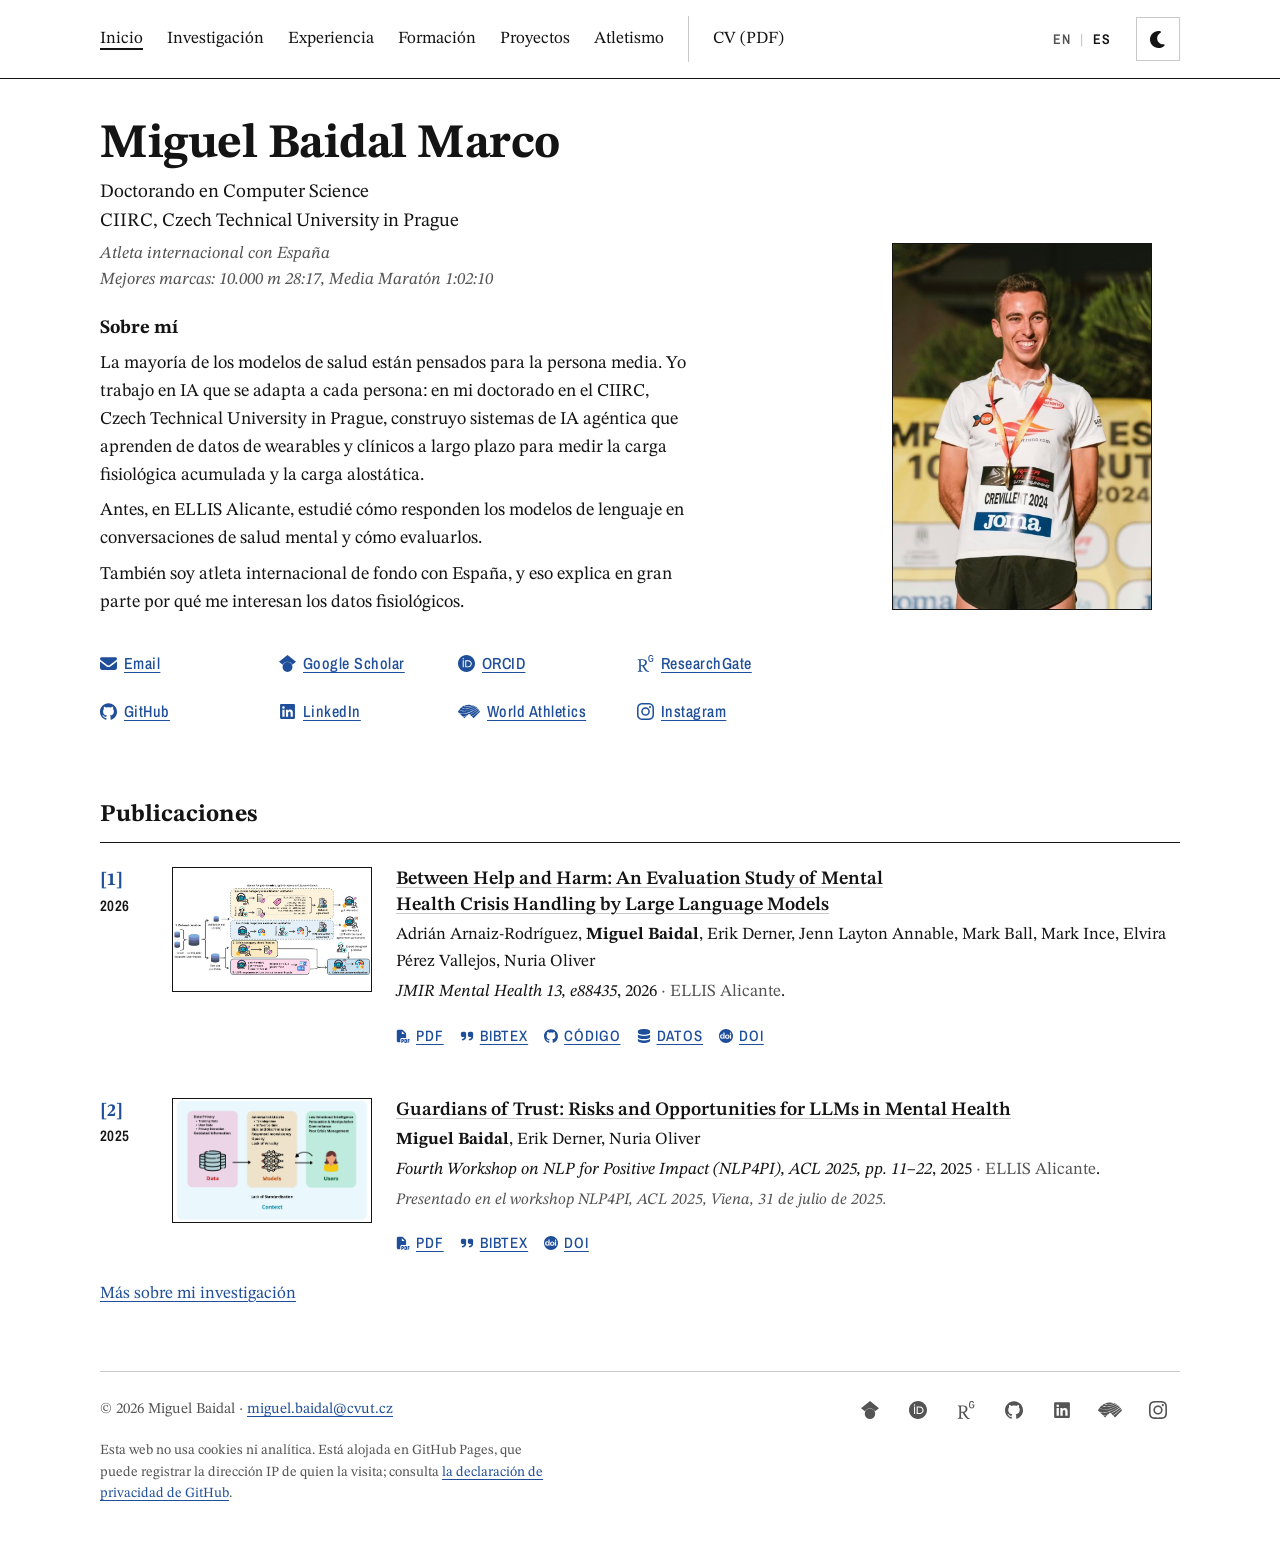
<file: es/index.html>
<!DOCTYPE html><html lang="es"><head><meta charset="utf-8"><meta name="viewport" content="width=device-width, initial-scale=1"><title>Miguel Baidal · Doctorando en Computer Science</title><meta name="description" content="Miguel Baidal es doctorando en Computer Science en la Czech Technical University in Prague, investiga en IA aplicada a la salud y al deporte, y es atleta internacional de fondo con España."><link rel="canonical" href="https://miguelbaidal.github.io/es/"><link rel="alternate" hreflang="en" href="https://miguelbaidal.github.io/"><link rel="alternate" hreflang="es" href="https://miguelbaidal.github.io/es/"><link rel="alternate" hreflang="x-default" href="https://miguelbaidal.github.io/"><meta property="og:type" content="profile"><meta property="og:site_name" content="Miguel Baidal"><meta property="og:title" content="Miguel Baidal · Doctorando en Computer Science"><meta property="og:description" content="Miguel Baidal es doctorando en Computer Science en la Czech Technical University in Prague, investiga en IA aplicada a la salud y al deporte, y es atleta internacional de fondo con España."><meta property="og:url" content="https://miguelbaidal.github.io/es/"><meta property="og:locale" content="es_ES"><meta property="og:locale:alternate" content="en_GB"><meta property="og:image" content="https://miguelbaidal.github.io/img/photos/crevillent-2024-1600.jpg"><meta property="og:image:alt" content="Miguel Baidal sonriendo en el podio con la medalla de oro, con camiseta blanca de club y el dorsal de Crevillent 2024."><meta name="twitter:card" content="summary"><link rel="icon" href="/favicon.svg" type="image/svg+xml"><link rel="icon" href="/favicon-32.png" type="image/png" sizes="32x32"><link rel="apple-touch-icon" href="/apple-touch-icon.png"><script type="application/ld+json">{"@context":"https://schema.org","@graph":[{"@type":"ProfilePage","url":"https://miguelbaidal.github.io/es/","inLanguage":"es","mainEntity":{"@type":"Person","@id":"https://miguelbaidal.github.io/#person","name":"Miguel Baidal Marco","alternateName":"Miguel Baidal","jobTitle":"PhD Candidate in Computer Science","affiliation":{"@type":"CollegeOrUniversity","name":"Czech Technical University in Prague","department":"Czech Institute of Informatics, Robotics and Cybernetics (CIIRC)"},"alumniOf":[{"@type":"CollegeOrUniversity","name":"Eastern Kentucky University"},{"@type":"CollegeOrUniversity","name":"Universitat Rovira i Virgili"},{"@type":"CollegeOrUniversity","name":"University of Alicante"}],"nationality":{"@type":"Country","name":"Spain"},"knowsAbout":["Agentic AI","Wearable and physiological data","Personalised models","Allostatic load","LLM evaluation in mental health"],"image":"https://miguelbaidal.github.io/img/photos/crevillent-2024-1600.jpg","email":"mailto:miguel.baidal@cvut.cz","url":"https://miguelbaidal.github.io/","sameAs":["https://scholar.google.com/citations?user=jMGmL9IAAAAJ&hl=en","https://orcid.org/0009-0005-6103-8293","https://www.researchgate.net/profile/Miguel-Baidal","https://github.com/miguelbaidal","https://www.linkedin.com/in/miguel-baidal-marco-95475321b","https://worldathletics.org/athletes/spain/miguel-baidal-14846562","https://www.instagram.com/miguelbaidal/","https://es.wikipedia.org/wiki/Miguel_Baidal","https://de.wikipedia.org/wiki/Miguel_Baidal","https://www.wikidata.org/wiki/Q120686787"]}},{"@type":"WebSite","name":"Miguel Baidal","alternateName":"Miguel Baidal Marco","url":"https://miguelbaidal.github.io/"}]}</script><script>
    try {
      const t = localStorage.getItem('theme');
      if (t === 'light' || t === 'dark') document.documentElement.dataset.theme = t;
    } catch (e) {}
  </script><link rel="stylesheet" href="/_astro/Base.DXk0bC92.css"></head><body><a class="skip" href="#main">Saltar al contenido</a><header class="masthead"><div class="sheet masthead-row"><nav aria-label="Secciones"><ul><li><a href="/es/" aria-current="page">Inicio</a></li><li><a href="/es/research/">Investigación</a></li><li><a href="/es/experience/">Experiencia</a></li><li><a href="/es/education/">Formación</a></li><li><a href="/es/projects/">Proyectos</a></li><li><a href="/es/athletics/">Atletismo</a></li><li><a href="/cv/CV_Miguel_Baidal_ES.pdf" class="cv-link">CV (PDF)</a></li></ul></nav><div class="tools"><p class="lang-switch"><a href="/" hreflang="en" lang="en" title="English"><span aria-hidden="true">EN</span><span class="sr-only">English</span></a><span class="lang-sep" aria-hidden="true">|</span><span class="lang-current" aria-current="true" title="Español">ES</span></p><button class="theme" type="button" id="theme-toggle" data-dark="Oscuro" data-light="Claro" data-switch="Cambiar a tema" aria-label="Cambiar a tema oscuro"><svg class="icon i-moon" viewBox="0 0 512 512" width="18" height="18" aria-hidden="true" focusable="false"><path d="M256 0C114.6 0 0 114.6 0 256S114.6 512 256 512c68.8 0 131.3-27.2 177.3-71.4 7.3-7 9.4-17.9 5.3-27.1s-13.7-14.9-23.8-14.1c-4.9 .4-9.8 .6-14.8 .6-101.6 0-184-82.4-184-184 0-72.1 41.5-134.6 102.1-164.8 9.1-4.5 14.3-14.3 13.1-24.4S322.6 8.5 312.7 6.3C294.4 2.2 275.4 0 256 0z" fill="currentColor"></path></svg><svg class="icon i-sun" viewBox="0 0 576 512" width="18" height="18" aria-hidden="true" focusable="false"><path d="M288-32c8.4 0 16.3 4.4 20.6 11.7L364.1 72.3 468.9 46c8.2-2 16.9 .4 22.8 6.3S500 67 498 75.1l-26.3 104.7 92.7 55.5c7.2 4.3 11.7 12.2 11.7 20.6s-4.4 16.3-11.7 20.6L471.7 332.1 498 436.8c2 8.2-.4 16.9-6.3 22.8S477 468 468.9 466l-104.7-26.3-55.5 92.7c-4.3 7.2-12.2 11.7-20.6 11.7s-16.3-4.4-20.6-11.7L211.9 439.7 107.2 466c-8.2 2-16.8-.4-22.8-6.3S76 445 78 436.8l26.2-104.7-92.6-55.5C4.4 272.2 0 264.4 0 256s4.4-16.3 11.7-20.6L104.3 179.9 78 75.1c-2-8.2 .3-16.8 6.3-22.8S99 44 107.2 46l104.7 26.2 55.5-92.6 1.8-2.6c4.5-5.7 11.4-9.1 18.8-9.1zm0 144a144 144 0 1 0 0 288 144 144 0 1 0 0-288zm0 240a96 96 0 1 1 0-192 96 96 0 1 1 0 192z" fill="currentColor"></path></svg></button></div></div></header><main id="main" class="sheet"><section class="title-block" aria-labelledby="name"><div><h1 id="name">Miguel Baidal Marco</h1><p class="affil">Doctorando en Computer Science<br>CIIRC, Czech Technical University in Prague</p><p class="athlete">Atleta internacional con España<br>Mejores marcas: 10.000 m 28:17, Media Maratón 1:02:10</p><div class="abstract"><h2 class="subhead">Sobre mí</h2><p>La mayoría de los modelos de salud están pensados para la persona media. Yo trabajo en IA que se adapta a cada persona: en mi doctorado en el CIIRC, Czech Technical University in Prague, construyo sistemas de IA agéntica que aprenden de datos de wearables y clínicos a largo plazo para medir la carga fisiológica acumulada y la carga alostática.</p><p>Antes, en ELLIS Alicante, estudié cómo responden los modelos de lenguaje en conversaciones de salud mental y cómo evaluarlos.</p><p>También soy atleta internacional de fondo con España, y eso explica en gran parte por qué me interesan los datos fisiológicos.</p></div><p class="profiles"><a href="mailto:miguel.baidal@cvut.cz" title="miguel.baidal@cvut.cz"><svg class="icon" viewBox="0 0 512 512" width="18" height="18" aria-hidden="true" focusable="false"><path d="M48 64c-26.5 0-48 21.5-48 48 0 15.1 7.1 29.3 19.2 38.4l208 156c17.1 12.8 40.5 12.8 57.6 0l208-156c12.1-9.1 19.2-23.3 19.2-38.4 0-26.5-21.5-48-48-48L48 64zM0 196L0 384c0 35.3 28.7 64 64 64l384 0c35.3 0 64-28.7 64-64l0-188-198.4 148.8c-34.1 25.6-81.1 25.6-115.2 0L0 196z" fill="currentColor"></path></svg>Email</a><a href="https://scholar.google.com/citations?user=jMGmL9IAAAAJ&amp;hl=en"><svg class="icon" viewBox="0 0 24 24" width="18" height="18" aria-hidden="true" focusable="false"><path d="M5.242 13.769L0 9.5 12 0l12 9.5-5.242 4.269C17.548 11.249 14.978 9.5 12 9.5c-2.977 0-5.548 1.748-6.758 4.269zM12 10a7 7 0 1 0 0 14 7 7 0 0 0 0-14z" fill="currentColor"></path></svg>Google Scholar</a><a href="https://orcid.org/0009-0005-6103-8293"><svg class="icon" viewBox="0 0 24 24" width="18" height="18" aria-hidden="true" focusable="false"><path d="M12 0C5.372 0 0 5.372 0 12s5.372 12 12 12 12-5.372 12-12S18.628 0 12 0zM7.369 4.378c.525 0 .947.431.947.947s-.422.947-.947.947a.95.95 0 0 1-.947-.947c0-.525.422-.947.947-.947zm-.722 3.038h1.444v10.041H6.647V7.416zm3.562 0h3.9c3.712 0 5.344 2.653 5.344 5.025 0 2.578-2.016 5.025-5.325 5.025h-3.919V7.416zm1.444 1.303v7.444h2.297c3.272 0 4.022-2.484 4.022-3.722 0-2.016-1.284-3.722-4.097-3.722h-2.222z" fill="currentColor"></path></svg>ORCID</a><a href="https://www.researchgate.net/profile/Miguel-Baidal"><svg class="icon" viewBox="0 0 24 24" width="18" height="18" aria-hidden="true" focusable="false"><path d="M19.586 0c-.818 0-1.508.19-2.073.565-.563.377-.97.936-1.213 1.68a3.193 3.193 0 0 0-.112.437 8.365 8.365 0 0 0-.078.53 9 9 0 0 0-.05.727c-.01.282-.013.621-.013 1.016a31.121 31.123 0 0 0 .014 1.017 9 9 0 0 0 .05.727 7.946 7.946 0 0 0 .077.53h-.005a3.334 3.334 0 0 0 .113.438c.245.743.65 1.303 1.214 1.68.565.376 1.256.564 2.075.564.8 0 1.536-.213 2.105-.603.57-.39.94-.916 1.175-1.65.076-.235.135-.558.177-.93a10.9 10.9 0 0 0 .043-1.207v-.82c0-.095-.047-.142-.14-.142h-3.064c-.094 0-.14.047-.14.141v.956c0 .094.046.14.14.14h1.666c.056 0 .084.03.084.086 0 .36 0 .62-.036.865-.038.244-.1.447-.147.606-.108.385-.348.664-.638.876-.29.212-.738.35-1.227.35-.545 0-.901-.15-1.21-.353-.306-.203-.517-.454-.67-.915a3.136 3.136 0 0 1-.147-.762 17.366 17.367 0 0 1-.034-.656c-.01-.26-.014-.572-.014-.939a26.401 26.403 0 0 1 .014-.938 15.821 15.822 0 0 1 .035-.656 3.19 3.19 0 0 1 .148-.76 1.89 1.89 0 0 1 .742-1.01c.344-.244.593-.352 1.137-.352.508 0 .815.096 1.144.303.33.207.528.492.764.925.047.094.111.118.198.07l1.044-.43c.075-.048.09-.115.042-.199a3.549 3.549 0 0 0-.466-.742 3 3 0 0 0-.679-.607 3.313 3.313 0 0 0-.903-.41A4.068 4.068 0 0 0 19.586 0zM8.217 5.836c-1.69 0-3.036.086-4.297.086-1.146 0-2.291 0-3.007-.029v.831l1.088.2c.744.144 1.174.488 1.174 2.264v11.288c0 1.777-.43 2.12-1.174 2.263l-1.088.2v.832c.773-.029 2.12-.086 3.465-.086 1.29 0 2.951.057 3.667.086v-.831l-1.49-.2c-.773-.115-1.174-.487-1.174-2.264v-4.784c.688.057 1.29.057 2.206.057 1.748 3.123 3.41 5.472 4.355 6.56.86 1.032 2.177 1.691 3.839 1.691.487 0 1.003-.086 1.318-.23v-.744c-1.031 0-2.063-.716-2.808-1.518-1.26-1.376-2.95-3.582-4.355-6.074 2.32-.545 4.04-2.722 4.04-4.9 0-3.208-2.492-4.698-5.758-4.698zm-.515 1.29c2.406 0 3.839 1.26 3.839 3.552 0 2.263-1.547 3.782-4.097 3.782-.974 0-1.404-.03-2.063-.086v-7.19c.66-.059 1.547-.059 2.32-.059z" fill="currentColor"></path></svg>ResearchGate</a><a href="https://github.com/miguelbaidal"><svg class="icon" viewBox="0 0 24 24" width="18" height="18" aria-hidden="true" focusable="false"><path d="M12 .297c-6.63 0-12 5.373-12 12 0 5.303 3.438 9.8 8.205 11.385.6.113.82-.258.82-.577 0-.285-.01-1.04-.015-2.04-3.338.724-4.042-1.61-4.042-1.61C4.422 18.07 3.633 17.7 3.633 17.7c-1.087-.744.084-.729.084-.729 1.205.084 1.838 1.236 1.838 1.236 1.07 1.835 2.809 1.305 3.495.998.108-.776.417-1.305.76-1.605-2.665-.3-5.466-1.332-5.466-5.93 0-1.31.465-2.38 1.235-3.22-.135-.303-.54-1.523.105-3.176 0 0 1.005-.322 3.3 1.23.96-.267 1.98-.399 3-.405 1.02.006 2.04.138 3 .405 2.28-1.552 3.285-1.23 3.285-1.23.645 1.653.24 2.873.12 3.176.765.84 1.23 1.91 1.23 3.22 0 4.61-2.805 5.625-5.475 5.92.42.36.81 1.096.81 2.22 0 1.606-.015 2.896-.015 3.286 0 .315.21.69.825.57C20.565 22.092 24 17.592 24 12.297c0-6.627-5.373-12-12-12" fill="currentColor"></path></svg>GitHub</a><a href="https://www.linkedin.com/in/miguel-baidal-marco-95475321b"><svg class="icon" viewBox="0 0 448 512" width="18" height="18" aria-hidden="true" focusable="false"><path d="M416 32L31.9 32C14.3 32 0 46.5 0 64.3L0 447.7C0 465.5 14.3 480 31.9 480L416 480c17.6 0 32-14.5 32-32.3l0-383.4C448 46.5 433.6 32 416 32zM135.4 416l-66.4 0 0-213.8 66.5 0 0 213.8-.1 0zM102.2 96a38.5 38.5 0 1 1 0 77 38.5 38.5 0 1 1 0-77zM384.3 416l-66.4 0 0-104c0-24.8-.5-56.7-34.5-56.7-34.6 0-39.9 27-39.9 54.9l0 105.8-66.4 0 0-213.8 63.7 0 0 29.2 .9 0c8.9-16.8 30.6-34.5 62.9-34.5 67.2 0 79.7 44.3 79.7 101.9l0 117.2z" fill="currentColor"></path></svg>LinkedIn</a><a href="https://worldathletics.org/athletes/spain/miguel-baidal-14846562"><svg class="icon wide" viewBox="180.272 -437.793 64.713 40.079" width="18" height="18" aria-hidden="true" focusable="false"><path d="M184.264-412.771l-.119-.046-3.873-3.874a35.312,35.312,0,0,1,3.528-6.2c2.218,2.079,6.668,4.505,15.354,4.505.306,0,.617,0,.933-.009,14.888-.289,30.215-9.565,33.836-12.255a35.241,35.241,0,0,1,2.925,2.462,116.565,116.565,0,0,1-24.327,12.967,55.658,55.658,0,0,1-16.214,3.786A32.971,32.971,0,0,1,184.264-412.771Zm.139-10.966c.9.982,3.793,2.893,8.883,3.822,4.151.758,11.043,1.042,20.3-1.912a73.522,73.522,0,0,0,19.472-9.459,35.422,35.422,0,0,0-3.386-2.125,62.912,62.912,0,0,1-21.445,7.368,42.094,42.094,0,0,1-6.157.513,23.784,23.784,0,0,1-5.753-.647,9.513,9.513,0,0,1-5.718-3.5q-.112-.163-.177-.276A36.192,36.192,0,0,0,184.4-423.737Zm23.145-9.155a44.918,44.918,0,0,0,15.321-3.168c.081-.036.213-.1.288-.133a35.639,35.639,0,0,0-10.534-1.6,35.233,35.233,0,0,0-14.114,2.931,1.071,1.071,0,0,0,.169.343C199.77-433.088,203.976-432.741,207.548-432.893Zm.528,5.827a60.733,60.733,0,0,0,20.535-6.909,35.108,35.108,0,0,0-4.086-1.76c-.119.073-.278.166-.416.234-1.932.959-7.412,3.233-16.556,3.637q-.912.04-1.755.04a23.259,23.259,0,0,1-4.448-.371,5.59,5.59,0,0,1-3.5-1.7,2.262,2.262,0,0,1-.291-.529,35.348,35.348,0,0,0-6.314,3.833,5.337,5.337,0,0,0,.76.989C195.635-425.831,203.632-426.394,208.076-427.065Zm-8.827,29.351,6.549-6.549a40.439,40.439,0,0,1-11.167,1.931Zm43.981-22.426c-.509.445-1.062.932-1.656,1.457-4.849,4.277-12.175,10.74-20.6,15.943L226-397.714,244.985-416.7A35.166,35.166,0,0,0,243.231-420.14Zm-.54-.9a35.46,35.46,0,0,0-2.137-3.072,130.507,130.507,0,0,1-24.977,15.979l4.646,4.644c8.288-5.075,16.572-12.366,21.037-16.3Q242.068-420.5,242.691-421.04Zm-5.09-6.416c-4.072,3.035-22.892,15-38.627,16.843a41.708,41.708,0,0,1-4.774.264,35.955,35.955,0,0,1-8.519-.938l7.957,7.959a45.522,45.522,0,0,0,13.778-2.554l5.206-5.206,2.182,2.181a135.8,135.8,0,0,0,25.11-16Q238.82-426.238,237.6-427.456Z" fill="currentColor"></path></svg>World Athletics</a><a href="https://www.instagram.com/miguelbaidal/"><svg class="icon" viewBox="0 0 24 24" width="18" height="18" aria-hidden="true" focusable="false"><path d="M7.0301.084c-1.2768.0602-2.1487.264-2.911.5634-.7888.3075-1.4575.72-2.1228 1.3877-.6652.6677-1.075 1.3368-1.3802 2.127-.2954.7638-.4956 1.6365-.552 2.914-.0564 1.2775-.0689 1.6882-.0626 4.947.0062 3.2586.0206 3.6671.0825 4.9473.061 1.2765.264 2.1482.5635 2.9107.308.7889.72 1.4573 1.388 2.1228.6679.6655 1.3365 1.0743 2.1285 1.38.7632.295 1.6361.4961 2.9134.552 1.2773.056 1.6884.069 4.9462.0627 3.2578-.0062 3.668-.0207 4.9478-.0814 1.28-.0607 2.147-.2652 2.9098-.5633.7889-.3086 1.4578-.72 2.1228-1.3881.665-.6682 1.0745-1.3378 1.3795-2.1284.2957-.7632.4966-1.636.552-2.9124.056-1.2809.0692-1.6898.063-4.948-.0063-3.2583-.021-3.6668-.0817-4.9465-.0607-1.2797-.264-2.1487-.5633-2.9117-.3084-.7889-.72-1.4568-1.3876-2.1228C21.2982 1.33 20.628.9208 19.8378.6165 19.074.321 18.2017.1197 16.9244.0645 15.6471.0093 15.236-.005 11.977.0014 8.718.0076 8.31.0215 7.0301.0839m.1402 21.6932c-1.17-.0509-1.8053-.2453-2.2287-.408-.5606-.216-.96-.4771-1.3819-.895-.422-.4178-.6811-.8186-.9-1.378-.1644-.4234-.3624-1.058-.4171-2.228-.0595-1.2645-.072-1.6442-.079-4.848-.007-3.2037.0053-3.583.0607-4.848.05-1.169.2456-1.805.408-2.2282.216-.5613.4762-.96.895-1.3816.4188-.4217.8184-.6814 1.3783-.9003.423-.1651 1.0575-.3614 2.227-.4171 1.2655-.06 1.6447-.072 4.848-.079 3.2033-.007 3.5835.005 4.8495.0608 1.169.0508 1.8053.2445 2.228.408.5608.216.96.4754 1.3816.895.4217.4194.6816.8176.9005 1.3787.1653.4217.3617 1.056.4169 2.2263.0602 1.2655.0739 1.645.0796 4.848.0058 3.203-.0055 3.5834-.061 4.848-.051 1.17-.245 1.8055-.408 2.2294-.216.5604-.4763.96-.8954 1.3814-.419.4215-.8181.6811-1.3783.9-.4224.1649-1.0577.3617-2.2262.4174-1.2656.0595-1.6448.072-4.8493.079-3.2045.007-3.5825-.006-4.848-.0608M16.953 5.5864A1.44 1.44 0 1 0 18.39 4.144a1.44 1.44 0 0 0-1.437 1.4424M5.8385 12.012c.0067 3.4032 2.7706 6.1557 6.173 6.1493 3.4026-.0065 6.157-2.7701 6.1506-6.1733-.0065-3.4032-2.771-6.1565-6.174-6.1498-3.403.0067-6.156 2.771-6.1496 6.1738M8 12.0077a4 4 0 1 1 4.008 3.9921A3.9996 3.9996 0 0 1 8 12.0077" fill="currentColor"></path></svg>Instagram</a></p></div><figure class="photo portrait-fig"><picture><source type="image/avif" srcset="/img/photos/crevillent-2024-800.avif 800w, /img/photos/crevillent-2024-1600.avif 965w" sizes="(max-width: 860px) 140px, 260px"><source type="image/webp" srcset="/img/photos/crevillent-2024-800.webp 800w, /img/photos/crevillent-2024-1600.webp 965w" sizes="(max-width: 860px) 140px, 260px"><img src="/img/photos/crevillent-2024-800.jpg" srcset="/img/photos/crevillent-2024-800.jpg 800w, /img/photos/crevillent-2024-1600.jpg 965w" sizes="(max-width: 860px) 140px, 260px" width="965" height="1365" alt="Miguel Baidal sonriendo en el podio con la medalla de oro, con camiseta blanca de club y el dorsal de Crevillent 2024." loading="eager" decoding="async"></picture></figure></section><section class="section home-low" aria-labelledby="pubs"><h2 id="pubs">Publicaciones</h2><div class="pubs"><article class="pub" id="ref-1"><p class="pub-key"><span>[1]</span><span class="pub-year">2026</span></p><figure class="pub-fig"><img src="/img/papers/between-help-and-harm-fig1.jpg" alt="Figura 1 del artículo: la metodología del estudio, desde la curación del dataset hasta la clasificación de crisis y la evaluación de respuestas." loading="lazy" width="240" height="150"></figure><div class="pub-body"><h3 class="pub-title" lang="en"><a href="https://mental.jmir.org/2026/1/e88435">Between Help and Harm: An Evaluation Study of Mental Health Crisis Handling by Large Language Models</a></h3><p class="pub-authors">Adrián Arnaiz-Rodríguez, <strong>Miguel Baidal</strong>, Erik Derner, Jenn Layton Annable, Mark Ball, Mark Ince, Elvira Pérez Vallejos, Nuria Oliver</p><p class="pub-venue" lang="en"><em>JMIR Mental Health 13, e88435</em>, 2026<span class="pub-context" lang="es"> · ELLIS Alicante</span>.</p><div class="chips"><a href="https://mental.jmir.org/2026/1/e88435/PDF"><svg class="icon" viewBox="0 0 576 512" width="18" height="18" aria-hidden="true" focusable="false"><path d="M96 0C60.7 0 32 28.7 32 64l0 384c0 35.3 28.7 64 64 64l80 0 0-112c0-35.3 28.7-64 64-64l176 0 0-165.5c0-17-6.7-33.3-18.7-45.3L290.7 18.7C278.7 6.7 262.5 0 245.5 0L96 0zM357.5 176L264 176c-13.3 0-24-10.7-24-24L240 58.5 357.5 176zM240 380c-11 0-20 9-20 20l0 128c0 11 9 20 20 20s20-9 20-20l0-28 12 0c33.1 0 60-26.9 60-60s-26.9-60-60-60l-32 0zm32 80l-12 0 0-40 12 0c11 0 20 9 20 20s-9 20-20 20zm96-80c-11 0-20 9-20 20l0 128c0 11 9 20 20 20l32 0c28.7 0 52-23.3 52-52l0-64c0-28.7-23.3-52-52-52l-32 0zm20 128l0-88 12 0c6.6 0 12 5.4 12 12l0 64c0 6.6-5.4 12-12 12l-12 0zm88-108l0 128c0 11 9 20 20 20s20-9 20-20l0-44 28 0c11 0 20-9 20-20s-9-20-20-20l-28 0 0-24 28 0c11 0 20-9 20-20s-9-20-20-20l-48 0c-11 0-20 9-20 20z" fill="currentColor"></path></svg>PDF</a><button type="button" class="bib-toggle" aria-expanded="false" aria-controls="bib-1"><svg class="icon" viewBox="0 0 448 512" width="18" height="18" aria-hidden="true" focusable="false"><path d="M448 296c0 66.3-53.7 120-120 120l-8 0c-17.7 0-32-14.3-32-32s14.3-32 32-32l8 0c30.9 0 56-25.1 56-56l0-8-64 0c-35.3 0-64-28.7-64-64l0-64c0-35.3 28.7-64 64-64l64 0c35.3 0 64 28.7 64 64l0 136zm-256 0c0 66.3-53.7 120-120 120l-8 0c-17.7 0-32-14.3-32-32s14.3-32 32-32l8 0c30.9 0 56-25.1 56-56l0-8-64 0c-35.3 0-64-28.7-64-64l0-64c0-35.3 28.7-64 64-64l64 0c35.3 0 64 28.7 64 64l0 136z" fill="currentColor"></path></svg>BibTeX</button><a href="https://github.com/ellisalicante/LLMs-Mental-Health-Crisis"><svg class="icon" viewBox="0 0 24 24" width="18" height="18" aria-hidden="true" focusable="false"><path d="M12 .297c-6.63 0-12 5.373-12 12 0 5.303 3.438 9.8 8.205 11.385.6.113.82-.258.82-.577 0-.285-.01-1.04-.015-2.04-3.338.724-4.042-1.61-4.042-1.61C4.422 18.07 3.633 17.7 3.633 17.7c-1.087-.744.084-.729.084-.729 1.205.084 1.838 1.236 1.838 1.236 1.07 1.835 2.809 1.305 3.495.998.108-.776.417-1.305.76-1.605-2.665-.3-5.466-1.332-5.466-5.93 0-1.31.465-2.38 1.235-3.22-.135-.303-.54-1.523.105-3.176 0 0 1.005-.322 3.3 1.23.96-.267 1.98-.399 3-.405 1.02.006 2.04.138 3 .405 2.28-1.552 3.285-1.23 3.285-1.23.645 1.653.24 2.873.12 3.176.765.84 1.23 1.91 1.23 3.22 0 4.61-2.805 5.625-5.475 5.92.42.36.81 1.096.81 2.22 0 1.606-.015 2.896-.015 3.286 0 .315.21.69.825.57C20.565 22.092 24 17.592 24 12.297c0-6.627-5.373-12-12-12" fill="currentColor"></path></svg>Código</a><a href="https://ellisalicante.org/datasets/mental-health-crisis-llms/"><svg class="icon" viewBox="0 0 448 512" width="18" height="18" aria-hidden="true" focusable="false"><path d="M448 205.8c-14.8 9.8-31.8 17.7-49.5 24-47 16.8-108.7 26.2-174.5 26.2S96.4 246.5 49.5 229.8c-17.6-6.3-34.7-14.2-49.5-24L0 288c0 44.2 100.3 80 224 80s224-35.8 224-80l0-82.2zm0-77.8l0-48C448 35.8 347.7 0 224 0S0 35.8 0 80l0 48c0 44.2 100.3 80 224 80s224-35.8 224-80zM398.5 389.8C351.6 406.5 289.9 416 224 416S96.4 406.5 49.5 389.8c-17.6-6.3-34.7-14.2-49.5-24L0 432c0 44.2 100.3 80 224 80s224-35.8 224-80l0-66.2c-14.8 9.8-31.8 17.7-49.5 24z" fill="currentColor"></path></svg>Datos</a><a href="https://doi.org/10.2196/88435"><svg class="icon" viewBox="0 0 24 24" width="18" height="18" aria-hidden="true" focusable="false"><path d="M24 12c0 6.633-5.367 12-12 12S0 18.633 0 12 5.367 0 12 0s12 5.367 12 12ZM7.588 6.097v4.471c-.663-.925-1.403-1.373-2.406-1.373-2.046 0-3.244 1.441-3.244 3.847 0 2.357 1.325 3.848 3.166 3.848 1.12 0 1.88-.4 2.445-1.325l-.039 1.042h2.045V6.097Zm-1.763 8.942c-1.12 0-1.802-.76-1.802-2.045 0-1.325.682-2.085 1.802-2.085 1.081 0 1.802.76 1.802 2.085 0 1.285-.672 2.045-1.802 2.045Zm12.253-1.948c0-2.172-1.578-3.789-3.906-3.789-2.328 0-3.945 1.695-3.945 3.789 0 2.133 1.578 3.789 3.945 3.789 2.289 0 3.906-1.656 3.906-3.789Zm-2.094-.01c0 1.14-.711 1.89-1.851 1.89-1.139 0-1.851-.75-1.851-1.89 0-1.139.712-1.89 1.851-1.89 1.149 0 1.861.751 1.851 1.89Zm2.6-5.795c0 .633.517 1.227 1.189 1.227.633 0 1.188-.555 1.188-1.227a1.17 1.17 0 0 0-1.188-1.189c-.672 0-1.179.556-1.189 1.189Zm.166 9.341h2.055V9.604H18.75Z" fill="currentColor"></path></svg>DOI</a></div><div class="bib" id="bib-1" hidden><div class="bib-bar"><span class="copy-status" role="status" aria-live="polite"></span><button type="button" class="copy-bib" data-copied="Copiado" data-failed="No se pudo copiar. Selecciona el texto de abajo.">Copiar</button></div><pre>@article{arnaiz2026between,
  title   = {Between Help and Harm: An Evaluation Study of Mental Health Crisis Handling by Large Language Models},
  author  = {Arnaiz-Rodr{\&#39;\i}guez, Adri{\&#39;a}n and Baidal, Miguel and Derner, Erik and Layton Annable, Jenn and Ball, Mark and Ince, Mark and P{\&#39;e}rez Vallejos, Elvira and Oliver, Nuria},
  journal = {JMIR Mental Health},
  volume  = {13},
  pages   = {e88435},
  year    = {2026},
  doi     = {10.2196/88435}
}</pre></div></div></article><script type="module">document.querySelectorAll(`.bib-toggle`).forEach(e=>{e.addEventListener(`click`,()=>{let t=document.getElementById(e.getAttribute(`aria-controls`)??``);if(!t)return;let n=e.getAttribute(`aria-expanded`)===`true`;e.setAttribute(`aria-expanded`,String(!n)),t.hidden=n})}),document.querySelectorAll(`.copy-bib`).forEach(e=>{let t=e.previousElementSibling,n;e.addEventListener(`click`,async()=>{let r=e.closest(`.bib`)?.querySelector(`pre`)?.textContent??``;try{await Promise.race([navigator.clipboard.writeText(r),new Promise((e,t)=>setTimeout(t,1500))]),t.textContent=e.dataset.copied??``}catch{t.textContent=e.dataset.failed??``}clearTimeout(n),n=window.setTimeout(()=>t.textContent=``,2500)})});</script><article class="pub" id="ref-2"><p class="pub-key"><span>[2]</span><span class="pub-year">2025</span></p><figure class="pub-fig"><img src="/img/papers/guardians-of-trust-fig1.png" alt="Figura 1 del artículo: taxonomía de riesgos de los LLM en salud mental según datos, modelos, usuarios y contexto." loading="lazy" width="240" height="150"></figure><div class="pub-body"><h3 class="pub-title" lang="en"><a href="https://aclanthology.org/2025.nlp4pi-1.2/">Guardians of Trust: Risks and Opportunities for LLMs in Mental Health</a></h3><p class="pub-authors"><strong>Miguel Baidal</strong>, Erik Derner, Nuria Oliver</p><p class="pub-venue" lang="en"><em>Fourth Workshop on NLP for Positive Impact (NLP4PI), ACL 2025, pp. 11–22</em>, 2025<span class="pub-context" lang="es"> · ELLIS Alicante</span>.</p><p class="presented">Presentado en el workshop NLP4PI, ACL 2025, Viena, 31 de julio de 2025.</p><div class="chips"><a href="https://aclanthology.org/2025.nlp4pi-1.2.pdf"><svg class="icon" viewBox="0 0 576 512" width="18" height="18" aria-hidden="true" focusable="false"><path d="M96 0C60.7 0 32 28.7 32 64l0 384c0 35.3 28.7 64 64 64l80 0 0-112c0-35.3 28.7-64 64-64l176 0 0-165.5c0-17-6.7-33.3-18.7-45.3L290.7 18.7C278.7 6.7 262.5 0 245.5 0L96 0zM357.5 176L264 176c-13.3 0-24-10.7-24-24L240 58.5 357.5 176zM240 380c-11 0-20 9-20 20l0 128c0 11 9 20 20 20s20-9 20-20l0-28 12 0c33.1 0 60-26.9 60-60s-26.9-60-60-60l-32 0zm32 80l-12 0 0-40 12 0c11 0 20 9 20 20s-9 20-20 20zm96-80c-11 0-20 9-20 20l0 128c0 11 9 20 20 20l32 0c28.7 0 52-23.3 52-52l0-64c0-28.7-23.3-52-52-52l-32 0zm20 128l0-88 12 0c6.6 0 12 5.4 12 12l0 64c0 6.6-5.4 12-12 12l-12 0zm88-108l0 128c0 11 9 20 20 20s20-9 20-20l0-44 28 0c11 0 20-9 20-20s-9-20-20-20l-28 0 0-24 28 0c11 0 20-9 20-20s-9-20-20-20l-48 0c-11 0-20 9-20 20z" fill="currentColor"></path></svg>PDF</a><button type="button" class="bib-toggle" aria-expanded="false" aria-controls="bib-2"><svg class="icon" viewBox="0 0 448 512" width="18" height="18" aria-hidden="true" focusable="false"><path d="M448 296c0 66.3-53.7 120-120 120l-8 0c-17.7 0-32-14.3-32-32s14.3-32 32-32l8 0c30.9 0 56-25.1 56-56l0-8-64 0c-35.3 0-64-28.7-64-64l0-64c0-35.3 28.7-64 64-64l64 0c35.3 0 64 28.7 64 64l0 136zm-256 0c0 66.3-53.7 120-120 120l-8 0c-17.7 0-32-14.3-32-32s14.3-32 32-32l8 0c30.9 0 56-25.1 56-56l0-8-64 0c-35.3 0-64-28.7-64-64l0-64c0-35.3 28.7-64 64-64l64 0c35.3 0 64 28.7 64 64l0 136z" fill="currentColor"></path></svg>BibTeX</button><a href="https://doi.org/10.18653/v1/2025.nlp4pi-1.2"><svg class="icon" viewBox="0 0 24 24" width="18" height="18" aria-hidden="true" focusable="false"><path d="M24 12c0 6.633-5.367 12-12 12S0 18.633 0 12 5.367 0 12 0s12 5.367 12 12ZM7.588 6.097v4.471c-.663-.925-1.403-1.373-2.406-1.373-2.046 0-3.244 1.441-3.244 3.847 0 2.357 1.325 3.848 3.166 3.848 1.12 0 1.88-.4 2.445-1.325l-.039 1.042h2.045V6.097Zm-1.763 8.942c-1.12 0-1.802-.76-1.802-2.045 0-1.325.682-2.085 1.802-2.085 1.081 0 1.802.76 1.802 2.085 0 1.285-.672 2.045-1.802 2.045Zm12.253-1.948c0-2.172-1.578-3.789-3.906-3.789-2.328 0-3.945 1.695-3.945 3.789 0 2.133 1.578 3.789 3.945 3.789 2.289 0 3.906-1.656 3.906-3.789Zm-2.094-.01c0 1.14-.711 1.89-1.851 1.89-1.139 0-1.851-.75-1.851-1.89 0-1.139.712-1.89 1.851-1.89 1.149 0 1.861.751 1.851 1.89Zm2.6-5.795c0 .633.517 1.227 1.189 1.227.633 0 1.188-.555 1.188-1.227a1.17 1.17 0 0 0-1.188-1.189c-.672 0-1.179.556-1.189 1.189Zm.166 9.341h2.055V9.604H18.75Z" fill="currentColor"></path></svg>DOI</a></div><div class="bib" id="bib-2" hidden><div class="bib-bar"><span class="copy-status" role="status" aria-live="polite"></span><button type="button" class="copy-bib" data-copied="Copiado" data-failed="No se pudo copiar. Selecciona el texto de abajo.">Copiar</button></div><pre>@inproceedings{baidal2025guardians,
  title     = {Guardians of Trust: Risks and Opportunities for {LLM}s in Mental Health},
  author    = {Baidal, Miguel and Derner, Erik and Oliver, Nuria},
  booktitle = {Proceedings of the Fourth Workshop on NLP for Positive Impact (NLP4PI)},
  pages     = {11--22},
  year      = {2025},
  publisher = {Association for Computational Linguistics},
  doi       = {10.18653/v1/2025.nlp4pi-1.2}
}</pre></div></div></article></div><p class="more"><a href="/es/research/">Más sobre mi investigación</a></p></section></main><footer class="sheet colophon"><div class="colophon-inner"><p>© 2026 Miguel Baidal · <a href="mailto:miguel.baidal@cvut.cz">miguel.baidal@cvut.cz</a></p><p class="foot-links"><a href="https://scholar.google.com/citations?user=jMGmL9IAAAAJ&amp;hl=en" aria-label="Google Scholar" title="Google Scholar"><svg class="icon" viewBox="0 0 24 24" width="18" height="18" aria-hidden="true" focusable="false"><path d="M5.242 13.769L0 9.5 12 0l12 9.5-5.242 4.269C17.548 11.249 14.978 9.5 12 9.5c-2.977 0-5.548 1.748-6.758 4.269zM12 10a7 7 0 1 0 0 14 7 7 0 0 0 0-14z" fill="currentColor"></path></svg></a><a href="https://orcid.org/0009-0005-6103-8293" aria-label="ORCID" title="ORCID"><svg class="icon" viewBox="0 0 24 24" width="18" height="18" aria-hidden="true" focusable="false"><path d="M12 0C5.372 0 0 5.372 0 12s5.372 12 12 12 12-5.372 12-12S18.628 0 12 0zM7.369 4.378c.525 0 .947.431.947.947s-.422.947-.947.947a.95.95 0 0 1-.947-.947c0-.525.422-.947.947-.947zm-.722 3.038h1.444v10.041H6.647V7.416zm3.562 0h3.9c3.712 0 5.344 2.653 5.344 5.025 0 2.578-2.016 5.025-5.325 5.025h-3.919V7.416zm1.444 1.303v7.444h2.297c3.272 0 4.022-2.484 4.022-3.722 0-2.016-1.284-3.722-4.097-3.722h-2.222z" fill="currentColor"></path></svg></a><a href="https://www.researchgate.net/profile/Miguel-Baidal" aria-label="ResearchGate" title="ResearchGate"><svg class="icon" viewBox="0 0 24 24" width="18" height="18" aria-hidden="true" focusable="false"><path d="M19.586 0c-.818 0-1.508.19-2.073.565-.563.377-.97.936-1.213 1.68a3.193 3.193 0 0 0-.112.437 8.365 8.365 0 0 0-.078.53 9 9 0 0 0-.05.727c-.01.282-.013.621-.013 1.016a31.121 31.123 0 0 0 .014 1.017 9 9 0 0 0 .05.727 7.946 7.946 0 0 0 .077.53h-.005a3.334 3.334 0 0 0 .113.438c.245.743.65 1.303 1.214 1.68.565.376 1.256.564 2.075.564.8 0 1.536-.213 2.105-.603.57-.39.94-.916 1.175-1.65.076-.235.135-.558.177-.93a10.9 10.9 0 0 0 .043-1.207v-.82c0-.095-.047-.142-.14-.142h-3.064c-.094 0-.14.047-.14.141v.956c0 .094.046.14.14.14h1.666c.056 0 .084.03.084.086 0 .36 0 .62-.036.865-.038.244-.1.447-.147.606-.108.385-.348.664-.638.876-.29.212-.738.35-1.227.35-.545 0-.901-.15-1.21-.353-.306-.203-.517-.454-.67-.915a3.136 3.136 0 0 1-.147-.762 17.366 17.367 0 0 1-.034-.656c-.01-.26-.014-.572-.014-.939a26.401 26.403 0 0 1 .014-.938 15.821 15.822 0 0 1 .035-.656 3.19 3.19 0 0 1 .148-.76 1.89 1.89 0 0 1 .742-1.01c.344-.244.593-.352 1.137-.352.508 0 .815.096 1.144.303.33.207.528.492.764.925.047.094.111.118.198.07l1.044-.43c.075-.048.09-.115.042-.199a3.549 3.549 0 0 0-.466-.742 3 3 0 0 0-.679-.607 3.313 3.313 0 0 0-.903-.41A4.068 4.068 0 0 0 19.586 0zM8.217 5.836c-1.69 0-3.036.086-4.297.086-1.146 0-2.291 0-3.007-.029v.831l1.088.2c.744.144 1.174.488 1.174 2.264v11.288c0 1.777-.43 2.12-1.174 2.263l-1.088.2v.832c.773-.029 2.12-.086 3.465-.086 1.29 0 2.951.057 3.667.086v-.831l-1.49-.2c-.773-.115-1.174-.487-1.174-2.264v-4.784c.688.057 1.29.057 2.206.057 1.748 3.123 3.41 5.472 4.355 6.56.86 1.032 2.177 1.691 3.839 1.691.487 0 1.003-.086 1.318-.23v-.744c-1.031 0-2.063-.716-2.808-1.518-1.26-1.376-2.95-3.582-4.355-6.074 2.32-.545 4.04-2.722 4.04-4.9 0-3.208-2.492-4.698-5.758-4.698zm-.515 1.29c2.406 0 3.839 1.26 3.839 3.552 0 2.263-1.547 3.782-4.097 3.782-.974 0-1.404-.03-2.063-.086v-7.19c.66-.059 1.547-.059 2.32-.059z" fill="currentColor"></path></svg></a><a href="https://github.com/miguelbaidal" aria-label="GitHub" title="GitHub"><svg class="icon" viewBox="0 0 24 24" width="18" height="18" aria-hidden="true" focusable="false"><path d="M12 .297c-6.63 0-12 5.373-12 12 0 5.303 3.438 9.8 8.205 11.385.6.113.82-.258.82-.577 0-.285-.01-1.04-.015-2.04-3.338.724-4.042-1.61-4.042-1.61C4.422 18.07 3.633 17.7 3.633 17.7c-1.087-.744.084-.729.084-.729 1.205.084 1.838 1.236 1.838 1.236 1.07 1.835 2.809 1.305 3.495.998.108-.776.417-1.305.76-1.605-2.665-.3-5.466-1.332-5.466-5.93 0-1.31.465-2.38 1.235-3.22-.135-.303-.54-1.523.105-3.176 0 0 1.005-.322 3.3 1.23.96-.267 1.98-.399 3-.405 1.02.006 2.04.138 3 .405 2.28-1.552 3.285-1.23 3.285-1.23.645 1.653.24 2.873.12 3.176.765.84 1.23 1.91 1.23 3.22 0 4.61-2.805 5.625-5.475 5.92.42.36.81 1.096.81 2.22 0 1.606-.015 2.896-.015 3.286 0 .315.21.69.825.57C20.565 22.092 24 17.592 24 12.297c0-6.627-5.373-12-12-12" fill="currentColor"></path></svg></a><a href="https://www.linkedin.com/in/miguel-baidal-marco-95475321b" aria-label="LinkedIn" title="LinkedIn"><svg class="icon" viewBox="0 0 448 512" width="18" height="18" aria-hidden="true" focusable="false"><path d="M416 32L31.9 32C14.3 32 0 46.5 0 64.3L0 447.7C0 465.5 14.3 480 31.9 480L416 480c17.6 0 32-14.5 32-32.3l0-383.4C448 46.5 433.6 32 416 32zM135.4 416l-66.4 0 0-213.8 66.5 0 0 213.8-.1 0zM102.2 96a38.5 38.5 0 1 1 0 77 38.5 38.5 0 1 1 0-77zM384.3 416l-66.4 0 0-104c0-24.8-.5-56.7-34.5-56.7-34.6 0-39.9 27-39.9 54.9l0 105.8-66.4 0 0-213.8 63.7 0 0 29.2 .9 0c8.9-16.8 30.6-34.5 62.9-34.5 67.2 0 79.7 44.3 79.7 101.9l0 117.2z" fill="currentColor"></path></svg></a><a href="https://worldathletics.org/athletes/spain/miguel-baidal-14846562" aria-label="World Athletics" title="World Athletics"><svg class="icon wide" viewBox="180.272 -437.793 64.713 40.079" width="18" height="18" aria-hidden="true" focusable="false"><path d="M184.264-412.771l-.119-.046-3.873-3.874a35.312,35.312,0,0,1,3.528-6.2c2.218,2.079,6.668,4.505,15.354,4.505.306,0,.617,0,.933-.009,14.888-.289,30.215-9.565,33.836-12.255a35.241,35.241,0,0,1,2.925,2.462,116.565,116.565,0,0,1-24.327,12.967,55.658,55.658,0,0,1-16.214,3.786A32.971,32.971,0,0,1,184.264-412.771Zm.139-10.966c.9.982,3.793,2.893,8.883,3.822,4.151.758,11.043,1.042,20.3-1.912a73.522,73.522,0,0,0,19.472-9.459,35.422,35.422,0,0,0-3.386-2.125,62.912,62.912,0,0,1-21.445,7.368,42.094,42.094,0,0,1-6.157.513,23.784,23.784,0,0,1-5.753-.647,9.513,9.513,0,0,1-5.718-3.5q-.112-.163-.177-.276A36.192,36.192,0,0,0,184.4-423.737Zm23.145-9.155a44.918,44.918,0,0,0,15.321-3.168c.081-.036.213-.1.288-.133a35.639,35.639,0,0,0-10.534-1.6,35.233,35.233,0,0,0-14.114,2.931,1.071,1.071,0,0,0,.169.343C199.77-433.088,203.976-432.741,207.548-432.893Zm.528,5.827a60.733,60.733,0,0,0,20.535-6.909,35.108,35.108,0,0,0-4.086-1.76c-.119.073-.278.166-.416.234-1.932.959-7.412,3.233-16.556,3.637q-.912.04-1.755.04a23.259,23.259,0,0,1-4.448-.371,5.59,5.59,0,0,1-3.5-1.7,2.262,2.262,0,0,1-.291-.529,35.348,35.348,0,0,0-6.314,3.833,5.337,5.337,0,0,0,.76.989C195.635-425.831,203.632-426.394,208.076-427.065Zm-8.827,29.351,6.549-6.549a40.439,40.439,0,0,1-11.167,1.931Zm43.981-22.426c-.509.445-1.062.932-1.656,1.457-4.849,4.277-12.175,10.74-20.6,15.943L226-397.714,244.985-416.7A35.166,35.166,0,0,0,243.231-420.14Zm-.54-.9a35.46,35.46,0,0,0-2.137-3.072,130.507,130.507,0,0,1-24.977,15.979l4.646,4.644c8.288-5.075,16.572-12.366,21.037-16.3Q242.068-420.5,242.691-421.04Zm-5.09-6.416c-4.072,3.035-22.892,15-38.627,16.843a41.708,41.708,0,0,1-4.774.264,35.955,35.955,0,0,1-8.519-.938l7.957,7.959a45.522,45.522,0,0,0,13.778-2.554l5.206-5.206,2.182,2.181a135.8,135.8,0,0,0,25.11-16Q238.82-426.238,237.6-427.456Z" fill="currentColor"></path></svg></a><a href="https://www.instagram.com/miguelbaidal/" aria-label="Instagram" title="Instagram"><svg class="icon" viewBox="0 0 24 24" width="18" height="18" aria-hidden="true" focusable="false"><path d="M7.0301.084c-1.2768.0602-2.1487.264-2.911.5634-.7888.3075-1.4575.72-2.1228 1.3877-.6652.6677-1.075 1.3368-1.3802 2.127-.2954.7638-.4956 1.6365-.552 2.914-.0564 1.2775-.0689 1.6882-.0626 4.947.0062 3.2586.0206 3.6671.0825 4.9473.061 1.2765.264 2.1482.5635 2.9107.308.7889.72 1.4573 1.388 2.1228.6679.6655 1.3365 1.0743 2.1285 1.38.7632.295 1.6361.4961 2.9134.552 1.2773.056 1.6884.069 4.9462.0627 3.2578-.0062 3.668-.0207 4.9478-.0814 1.28-.0607 2.147-.2652 2.9098-.5633.7889-.3086 1.4578-.72 2.1228-1.3881.665-.6682 1.0745-1.3378 1.3795-2.1284.2957-.7632.4966-1.636.552-2.9124.056-1.2809.0692-1.6898.063-4.948-.0063-3.2583-.021-3.6668-.0817-4.9465-.0607-1.2797-.264-2.1487-.5633-2.9117-.3084-.7889-.72-1.4568-1.3876-2.1228C21.2982 1.33 20.628.9208 19.8378.6165 19.074.321 18.2017.1197 16.9244.0645 15.6471.0093 15.236-.005 11.977.0014 8.718.0076 8.31.0215 7.0301.0839m.1402 21.6932c-1.17-.0509-1.8053-.2453-2.2287-.408-.5606-.216-.96-.4771-1.3819-.895-.422-.4178-.6811-.8186-.9-1.378-.1644-.4234-.3624-1.058-.4171-2.228-.0595-1.2645-.072-1.6442-.079-4.848-.007-3.2037.0053-3.583.0607-4.848.05-1.169.2456-1.805.408-2.2282.216-.5613.4762-.96.895-1.3816.4188-.4217.8184-.6814 1.3783-.9003.423-.1651 1.0575-.3614 2.227-.4171 1.2655-.06 1.6447-.072 4.848-.079 3.2033-.007 3.5835.005 4.8495.0608 1.169.0508 1.8053.2445 2.228.408.5608.216.96.4754 1.3816.895.4217.4194.6816.8176.9005 1.3787.1653.4217.3617 1.056.4169 2.2263.0602 1.2655.0739 1.645.0796 4.848.0058 3.203-.0055 3.5834-.061 4.848-.051 1.17-.245 1.8055-.408 2.2294-.216.5604-.4763.96-.8954 1.3814-.419.4215-.8181.6811-1.3783.9-.4224.1649-1.0577.3617-2.2262.4174-1.2656.0595-1.6448.072-4.8493.079-3.2045.007-3.5825-.006-4.848-.0608M16.953 5.5864A1.44 1.44 0 1 0 18.39 4.144a1.44 1.44 0 0 0-1.437 1.4424M5.8385 12.012c.0067 3.4032 2.7706 6.1557 6.173 6.1493 3.4026-.0065 6.157-2.7701 6.1506-6.1733-.0065-3.4032-2.771-6.1565-6.174-6.1498-3.403.0067-6.156 2.771-6.1496 6.1738M8 12.0077a4 4 0 1 1 4.008 3.9921A3.9996 3.9996 0 0 1 8 12.0077" fill="currentColor"></path></svg></a></p></div><p class="privacy">Esta web no usa cookies ni analítica. Está alojada en GitHub Pages, que puede registrar la dirección IP de quien la visita; consulta <a href="https://docs.github.com/en/site-policy/privacy-policies/github-general-privacy-statement">la declaración de privacidad de GitHub</a>.</p></footer><script>
    (function () {
      const root = document.documentElement;
      const btn = document.getElementById('theme-toggle');
      const media = window.matchMedia('(prefers-color-scheme: dark)');
      const current = () => root.dataset.theme || (media.matches ? 'dark' : 'light');
      const label = () => {
        const next = current() === 'dark' ? 'light' : 'dark';
        const word = next === 'dark' ? btn.dataset.dark : btn.dataset.light;
        btn.dataset.next = next; // CSS shows the moon when the next theme is dark, the sun otherwise
        btn.setAttribute('aria-label', btn.dataset.switch + ' ' + word.toLowerCase());
        btn.title = btn.getAttribute('aria-label');
      };
      btn.addEventListener('click', () => {
        const next = current() === 'dark' ? 'light' : 'dark';
        root.dataset.theme = next;
        try { localStorage.setItem('theme', next); } catch (e) {}
        label();
      });
      media.addEventListener('change', label);
      label();
    })();
  </script></body></html>
</file>
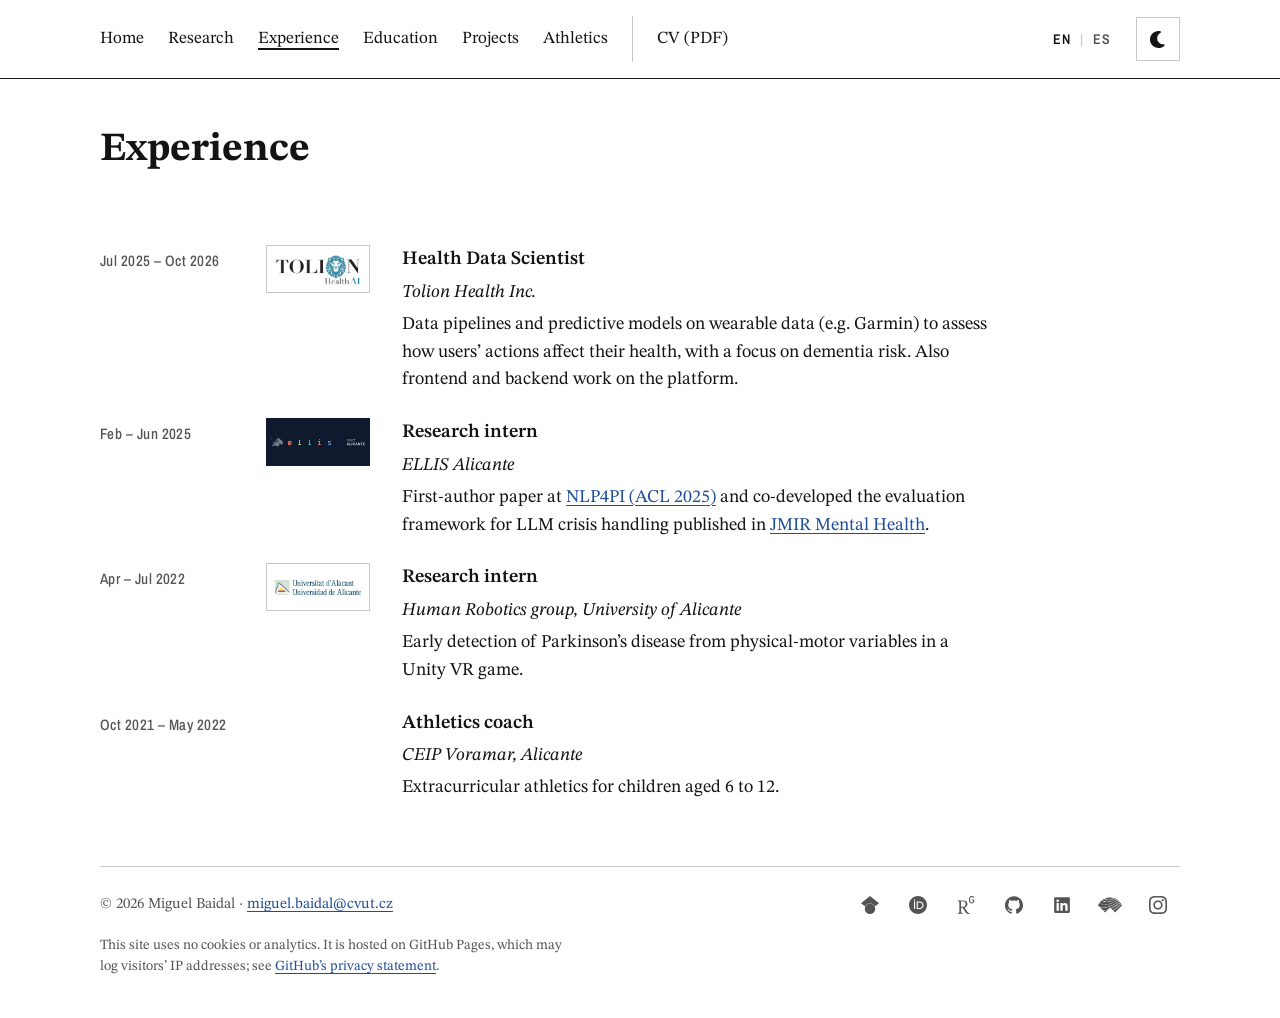
<file: experience/index.html>
<!DOCTYPE html><html lang="en"><head><meta charset="utf-8"><meta name="viewport" content="width=device-width, initial-scale=1"><title>Experience · Miguel Baidal</title><meta name="description" content="Work and research experience of Miguel Baidal: Tolion Health, ELLIS Alicante and the Human Robotics group of the University of Alicante."><link rel="canonical" href="https://miguelbaidal.github.io/experience/"><link rel="alternate" hreflang="en" href="https://miguelbaidal.github.io/experience/"><link rel="alternate" hreflang="es" href="https://miguelbaidal.github.io/es/experience/"><link rel="alternate" hreflang="x-default" href="https://miguelbaidal.github.io/experience/"><meta property="og:type" content="profile"><meta property="og:site_name" content="Miguel Baidal"><meta property="og:title" content="Experience · Miguel Baidal"><meta property="og:description" content="Work and research experience of Miguel Baidal: Tolion Health, ELLIS Alicante and the Human Robotics group of the University of Alicante."><meta property="og:url" content="https://miguelbaidal.github.io/experience/"><meta property="og:locale" content="en_GB"><meta property="og:locale:alternate" content="es_ES"><meta property="og:image" content="https://miguelbaidal.github.io/img/photos/crevillent-2024-1600.jpg"><meta property="og:image:alt" content="Miguel Baidal smiling on the podium with a gold medal, wearing a white club shirt with a Crevillent 2024 race bib."><meta name="twitter:card" content="summary"><link rel="icon" href="/favicon.svg" type="image/svg+xml"><link rel="icon" href="/favicon-32.png" type="image/png" sizes="32x32"><link rel="apple-touch-icon" href="/apple-touch-icon.png"><script type="application/ld+json">{"@context":"https://schema.org","@type":"Person","@id":"https://miguelbaidal.github.io/#person","name":"Miguel Baidal Marco","alternateName":"Miguel Baidal","jobTitle":"PhD Candidate in Computer Science","affiliation":{"@type":"CollegeOrUniversity","name":"Czech Technical University in Prague","department":"Czech Institute of Informatics, Robotics and Cybernetics (CIIRC)"},"alumniOf":[{"@type":"CollegeOrUniversity","name":"Eastern Kentucky University"},{"@type":"CollegeOrUniversity","name":"Universitat Rovira i Virgili"},{"@type":"CollegeOrUniversity","name":"University of Alicante"}],"nationality":{"@type":"Country","name":"Spain"},"knowsAbout":["Agentic AI","Wearable and physiological data","Personalised models","Allostatic load","LLM evaluation in mental health"],"image":"https://miguelbaidal.github.io/img/photos/crevillent-2024-1600.jpg","email":"mailto:miguel.baidal@cvut.cz","url":"https://miguelbaidal.github.io/","sameAs":["https://scholar.google.com/citations?user=jMGmL9IAAAAJ&hl=en","https://orcid.org/0009-0005-6103-8293","https://www.researchgate.net/profile/Miguel-Baidal","https://github.com/miguelbaidal","https://www.linkedin.com/in/miguel-baidal-marco-95475321b","https://worldathletics.org/athletes/spain/miguel-baidal-14846562","https://www.instagram.com/miguelbaidal/","https://es.wikipedia.org/wiki/Miguel_Baidal","https://de.wikipedia.org/wiki/Miguel_Baidal","https://www.wikidata.org/wiki/Q120686787"]}</script><script>
    try {
      const t = localStorage.getItem('theme');
      if (t === 'light' || t === 'dark') document.documentElement.dataset.theme = t;
    } catch (e) {}
  </script><link rel="stylesheet" href="/_astro/Base.DXk0bC92.css"></head><body><a class="skip" href="#main">Skip to content</a><header class="masthead"><div class="sheet masthead-row"><nav aria-label="Sections"><ul><li><a href="/">Home</a></li><li><a href="/research/">Research</a></li><li><a href="/experience/" aria-current="page">Experience</a></li><li><a href="/education/">Education</a></li><li><a href="/projects/">Projects</a></li><li><a href="/athletics/">Athletics</a></li><li><a href="/cv/CV_Miguel_Baidal_EN.pdf" class="cv-link">CV (PDF)</a></li></ul></nav><div class="tools"><p class="lang-switch"><span class="lang-current" aria-current="true" title="English">EN</span><span class="lang-sep" aria-hidden="true">|</span><a href="/es/experience/" hreflang="es" lang="es" title="Español"><span aria-hidden="true">ES</span><span class="sr-only">Español</span></a></p><button class="theme" type="button" id="theme-toggle" data-dark="Dark" data-light="Light" data-switch="Switch to" aria-label="Switch to dark"><svg class="icon i-moon" viewBox="0 0 512 512" width="18" height="18" aria-hidden="true" focusable="false"><path d="M256 0C114.6 0 0 114.6 0 256S114.6 512 256 512c68.8 0 131.3-27.2 177.3-71.4 7.3-7 9.4-17.9 5.3-27.1s-13.7-14.9-23.8-14.1c-4.9 .4-9.8 .6-14.8 .6-101.6 0-184-82.4-184-184 0-72.1 41.5-134.6 102.1-164.8 9.1-4.5 14.3-14.3 13.1-24.4S322.6 8.5 312.7 6.3C294.4 2.2 275.4 0 256 0z" fill="currentColor"></path></svg><svg class="icon i-sun" viewBox="0 0 576 512" width="18" height="18" aria-hidden="true" focusable="false"><path d="M288-32c8.4 0 16.3 4.4 20.6 11.7L364.1 72.3 468.9 46c8.2-2 16.9 .4 22.8 6.3S500 67 498 75.1l-26.3 104.7 92.7 55.5c7.2 4.3 11.7 12.2 11.7 20.6s-4.4 16.3-11.7 20.6L471.7 332.1 498 436.8c2 8.2-.4 16.9-6.3 22.8S477 468 468.9 466l-104.7-26.3-55.5 92.7c-4.3 7.2-12.2 11.7-20.6 11.7s-16.3-4.4-20.6-11.7L211.9 439.7 107.2 466c-8.2 2-16.8-.4-22.8-6.3S76 445 78 436.8l26.2-104.7-92.6-55.5C4.4 272.2 0 264.4 0 256s4.4-16.3 11.7-20.6L104.3 179.9 78 75.1c-2-8.2 .3-16.8 6.3-22.8S99 44 107.2 46l104.7 26.2 55.5-92.6 1.8-2.6c4.5-5.7 11.4-9.1 18.8-9.1zm0 144a144 144 0 1 0 0 288 144 144 0 1 0 0-288zm0 240a96 96 0 1 1 0-192 96 96 0 1 1 0 192z" fill="currentColor"></path></svg></button></div></div></header><main id="main" class="sheet"><header class="page-head"><h1>Experience</h1></header><section class="section"><div class="entries"><article class="entry"><p class="when">Jul 2025 – Oct 2026</p><div class="entry-with-logo"><span class="logo-mark light"><img src="/img/logos/tolion-health.png" alt=""></span><div><h2>Health Data Scientist</h2><p class="where">Tolion Health Inc.</p><p>Data pipelines and predictive models on wearable data (e.g. Garmin) to assess how users’ actions affect their health, with a focus on dementia risk. Also frontend and backend work on the platform.</p></div></div></article><article class="entry"><p class="when">Feb – Jun 2025</p><div class="entry-with-logo"><span class="logo-mark dark"><img src="/img/logos/ellis-alicante.svg" alt=""></span><div><h2>Research intern</h2><p class="where">ELLIS Alicante</p><p>First-author paper at <a href="https://aclanthology.org/2025.nlp4pi-1.2/">NLP4PI (ACL 2025)</a> and co-developed the evaluation framework for LLM crisis handling published in <a href="https://mental.jmir.org/2026/1/e88435">JMIR Mental Health</a>.</p></div></div></article><article class="entry"><p class="when">Apr – Jul 2022</p><div class="entry-with-logo"><span class="logo-mark light"><img src="/img/logos/universidad-alicante.jpg" alt=""></span><div><h2>Research intern</h2><p class="where">Human Robotics group, University of Alicante</p><p>Early detection of Parkinson’s disease from physical-motor variables in a Unity VR game.</p></div></div></article><article class="entry"><p class="when">Oct 2021 – May 2022</p><div class="entry-with-logo"><span class="logo-mark empty"></span><div><h2>Athletics coach</h2><p class="where">CEIP Voramar, Alicante</p><p>Extracurricular athletics for children aged 6 to 12.</p></div></div></article></div></section></main><footer class="sheet colophon"><div class="colophon-inner"><p>© 2026 Miguel Baidal · <a href="mailto:miguel.baidal@cvut.cz">miguel.baidal@cvut.cz</a></p><p class="foot-links"><a href="https://scholar.google.com/citations?user=jMGmL9IAAAAJ&amp;hl=en" aria-label="Google Scholar" title="Google Scholar"><svg class="icon" viewBox="0 0 24 24" width="18" height="18" aria-hidden="true" focusable="false"><path d="M5.242 13.769L0 9.5 12 0l12 9.5-5.242 4.269C17.548 11.249 14.978 9.5 12 9.5c-2.977 0-5.548 1.748-6.758 4.269zM12 10a7 7 0 1 0 0 14 7 7 0 0 0 0-14z" fill="currentColor"></path></svg></a><a href="https://orcid.org/0009-0005-6103-8293" aria-label="ORCID" title="ORCID"><svg class="icon" viewBox="0 0 24 24" width="18" height="18" aria-hidden="true" focusable="false"><path d="M12 0C5.372 0 0 5.372 0 12s5.372 12 12 12 12-5.372 12-12S18.628 0 12 0zM7.369 4.378c.525 0 .947.431.947.947s-.422.947-.947.947a.95.95 0 0 1-.947-.947c0-.525.422-.947.947-.947zm-.722 3.038h1.444v10.041H6.647V7.416zm3.562 0h3.9c3.712 0 5.344 2.653 5.344 5.025 0 2.578-2.016 5.025-5.325 5.025h-3.919V7.416zm1.444 1.303v7.444h2.297c3.272 0 4.022-2.484 4.022-3.722 0-2.016-1.284-3.722-4.097-3.722h-2.222z" fill="currentColor"></path></svg></a><a href="https://www.researchgate.net/profile/Miguel-Baidal" aria-label="ResearchGate" title="ResearchGate"><svg class="icon" viewBox="0 0 24 24" width="18" height="18" aria-hidden="true" focusable="false"><path d="M19.586 0c-.818 0-1.508.19-2.073.565-.563.377-.97.936-1.213 1.68a3.193 3.193 0 0 0-.112.437 8.365 8.365 0 0 0-.078.53 9 9 0 0 0-.05.727c-.01.282-.013.621-.013 1.016a31.121 31.123 0 0 0 .014 1.017 9 9 0 0 0 .05.727 7.946 7.946 0 0 0 .077.53h-.005a3.334 3.334 0 0 0 .113.438c.245.743.65 1.303 1.214 1.68.565.376 1.256.564 2.075.564.8 0 1.536-.213 2.105-.603.57-.39.94-.916 1.175-1.65.076-.235.135-.558.177-.93a10.9 10.9 0 0 0 .043-1.207v-.82c0-.095-.047-.142-.14-.142h-3.064c-.094 0-.14.047-.14.141v.956c0 .094.046.14.14.14h1.666c.056 0 .084.03.084.086 0 .36 0 .62-.036.865-.038.244-.1.447-.147.606-.108.385-.348.664-.638.876-.29.212-.738.35-1.227.35-.545 0-.901-.15-1.21-.353-.306-.203-.517-.454-.67-.915a3.136 3.136 0 0 1-.147-.762 17.366 17.367 0 0 1-.034-.656c-.01-.26-.014-.572-.014-.939a26.401 26.403 0 0 1 .014-.938 15.821 15.822 0 0 1 .035-.656 3.19 3.19 0 0 1 .148-.76 1.89 1.89 0 0 1 .742-1.01c.344-.244.593-.352 1.137-.352.508 0 .815.096 1.144.303.33.207.528.492.764.925.047.094.111.118.198.07l1.044-.43c.075-.048.09-.115.042-.199a3.549 3.549 0 0 0-.466-.742 3 3 0 0 0-.679-.607 3.313 3.313 0 0 0-.903-.41A4.068 4.068 0 0 0 19.586 0zM8.217 5.836c-1.69 0-3.036.086-4.297.086-1.146 0-2.291 0-3.007-.029v.831l1.088.2c.744.144 1.174.488 1.174 2.264v11.288c0 1.777-.43 2.12-1.174 2.263l-1.088.2v.832c.773-.029 2.12-.086 3.465-.086 1.29 0 2.951.057 3.667.086v-.831l-1.49-.2c-.773-.115-1.174-.487-1.174-2.264v-4.784c.688.057 1.29.057 2.206.057 1.748 3.123 3.41 5.472 4.355 6.56.86 1.032 2.177 1.691 3.839 1.691.487 0 1.003-.086 1.318-.23v-.744c-1.031 0-2.063-.716-2.808-1.518-1.26-1.376-2.95-3.582-4.355-6.074 2.32-.545 4.04-2.722 4.04-4.9 0-3.208-2.492-4.698-5.758-4.698zm-.515 1.29c2.406 0 3.839 1.26 3.839 3.552 0 2.263-1.547 3.782-4.097 3.782-.974 0-1.404-.03-2.063-.086v-7.19c.66-.059 1.547-.059 2.32-.059z" fill="currentColor"></path></svg></a><a href="https://github.com/miguelbaidal" aria-label="GitHub" title="GitHub"><svg class="icon" viewBox="0 0 24 24" width="18" height="18" aria-hidden="true" focusable="false"><path d="M12 .297c-6.63 0-12 5.373-12 12 0 5.303 3.438 9.8 8.205 11.385.6.113.82-.258.82-.577 0-.285-.01-1.04-.015-2.04-3.338.724-4.042-1.61-4.042-1.61C4.422 18.07 3.633 17.7 3.633 17.7c-1.087-.744.084-.729.084-.729 1.205.084 1.838 1.236 1.838 1.236 1.07 1.835 2.809 1.305 3.495.998.108-.776.417-1.305.76-1.605-2.665-.3-5.466-1.332-5.466-5.93 0-1.31.465-2.38 1.235-3.22-.135-.303-.54-1.523.105-3.176 0 0 1.005-.322 3.3 1.23.96-.267 1.98-.399 3-.405 1.02.006 2.04.138 3 .405 2.28-1.552 3.285-1.23 3.285-1.23.645 1.653.24 2.873.12 3.176.765.84 1.23 1.91 1.23 3.22 0 4.61-2.805 5.625-5.475 5.92.42.36.81 1.096.81 2.22 0 1.606-.015 2.896-.015 3.286 0 .315.21.69.825.57C20.565 22.092 24 17.592 24 12.297c0-6.627-5.373-12-12-12" fill="currentColor"></path></svg></a><a href="https://www.linkedin.com/in/miguel-baidal-marco-95475321b" aria-label="LinkedIn" title="LinkedIn"><svg class="icon" viewBox="0 0 448 512" width="18" height="18" aria-hidden="true" focusable="false"><path d="M416 32L31.9 32C14.3 32 0 46.5 0 64.3L0 447.7C0 465.5 14.3 480 31.9 480L416 480c17.6 0 32-14.5 32-32.3l0-383.4C448 46.5 433.6 32 416 32zM135.4 416l-66.4 0 0-213.8 66.5 0 0 213.8-.1 0zM102.2 96a38.5 38.5 0 1 1 0 77 38.5 38.5 0 1 1 0-77zM384.3 416l-66.4 0 0-104c0-24.8-.5-56.7-34.5-56.7-34.6 0-39.9 27-39.9 54.9l0 105.8-66.4 0 0-213.8 63.7 0 0 29.2 .9 0c8.9-16.8 30.6-34.5 62.9-34.5 67.2 0 79.7 44.3 79.7 101.9l0 117.2z" fill="currentColor"></path></svg></a><a href="https://worldathletics.org/athletes/spain/miguel-baidal-14846562" aria-label="World Athletics" title="World Athletics"><svg class="icon wide" viewBox="180.272 -437.793 64.713 40.079" width="18" height="18" aria-hidden="true" focusable="false"><path d="M184.264-412.771l-.119-.046-3.873-3.874a35.312,35.312,0,0,1,3.528-6.2c2.218,2.079,6.668,4.505,15.354,4.505.306,0,.617,0,.933-.009,14.888-.289,30.215-9.565,33.836-12.255a35.241,35.241,0,0,1,2.925,2.462,116.565,116.565,0,0,1-24.327,12.967,55.658,55.658,0,0,1-16.214,3.786A32.971,32.971,0,0,1,184.264-412.771Zm.139-10.966c.9.982,3.793,2.893,8.883,3.822,4.151.758,11.043,1.042,20.3-1.912a73.522,73.522,0,0,0,19.472-9.459,35.422,35.422,0,0,0-3.386-2.125,62.912,62.912,0,0,1-21.445,7.368,42.094,42.094,0,0,1-6.157.513,23.784,23.784,0,0,1-5.753-.647,9.513,9.513,0,0,1-5.718-3.5q-.112-.163-.177-.276A36.192,36.192,0,0,0,184.4-423.737Zm23.145-9.155a44.918,44.918,0,0,0,15.321-3.168c.081-.036.213-.1.288-.133a35.639,35.639,0,0,0-10.534-1.6,35.233,35.233,0,0,0-14.114,2.931,1.071,1.071,0,0,0,.169.343C199.77-433.088,203.976-432.741,207.548-432.893Zm.528,5.827a60.733,60.733,0,0,0,20.535-6.909,35.108,35.108,0,0,0-4.086-1.76c-.119.073-.278.166-.416.234-1.932.959-7.412,3.233-16.556,3.637q-.912.04-1.755.04a23.259,23.259,0,0,1-4.448-.371,5.59,5.59,0,0,1-3.5-1.7,2.262,2.262,0,0,1-.291-.529,35.348,35.348,0,0,0-6.314,3.833,5.337,5.337,0,0,0,.76.989C195.635-425.831,203.632-426.394,208.076-427.065Zm-8.827,29.351,6.549-6.549a40.439,40.439,0,0,1-11.167,1.931Zm43.981-22.426c-.509.445-1.062.932-1.656,1.457-4.849,4.277-12.175,10.74-20.6,15.943L226-397.714,244.985-416.7A35.166,35.166,0,0,0,243.231-420.14Zm-.54-.9a35.46,35.46,0,0,0-2.137-3.072,130.507,130.507,0,0,1-24.977,15.979l4.646,4.644c8.288-5.075,16.572-12.366,21.037-16.3Q242.068-420.5,242.691-421.04Zm-5.09-6.416c-4.072,3.035-22.892,15-38.627,16.843a41.708,41.708,0,0,1-4.774.264,35.955,35.955,0,0,1-8.519-.938l7.957,7.959a45.522,45.522,0,0,0,13.778-2.554l5.206-5.206,2.182,2.181a135.8,135.8,0,0,0,25.11-16Q238.82-426.238,237.6-427.456Z" fill="currentColor"></path></svg></a><a href="https://www.instagram.com/miguelbaidal/" aria-label="Instagram" title="Instagram"><svg class="icon" viewBox="0 0 24 24" width="18" height="18" aria-hidden="true" focusable="false"><path d="M7.0301.084c-1.2768.0602-2.1487.264-2.911.5634-.7888.3075-1.4575.72-2.1228 1.3877-.6652.6677-1.075 1.3368-1.3802 2.127-.2954.7638-.4956 1.6365-.552 2.914-.0564 1.2775-.0689 1.6882-.0626 4.947.0062 3.2586.0206 3.6671.0825 4.9473.061 1.2765.264 2.1482.5635 2.9107.308.7889.72 1.4573 1.388 2.1228.6679.6655 1.3365 1.0743 2.1285 1.38.7632.295 1.6361.4961 2.9134.552 1.2773.056 1.6884.069 4.9462.0627 3.2578-.0062 3.668-.0207 4.9478-.0814 1.28-.0607 2.147-.2652 2.9098-.5633.7889-.3086 1.4578-.72 2.1228-1.3881.665-.6682 1.0745-1.3378 1.3795-2.1284.2957-.7632.4966-1.636.552-2.9124.056-1.2809.0692-1.6898.063-4.948-.0063-3.2583-.021-3.6668-.0817-4.9465-.0607-1.2797-.264-2.1487-.5633-2.9117-.3084-.7889-.72-1.4568-1.3876-2.1228C21.2982 1.33 20.628.9208 19.8378.6165 19.074.321 18.2017.1197 16.9244.0645 15.6471.0093 15.236-.005 11.977.0014 8.718.0076 8.31.0215 7.0301.0839m.1402 21.6932c-1.17-.0509-1.8053-.2453-2.2287-.408-.5606-.216-.96-.4771-1.3819-.895-.422-.4178-.6811-.8186-.9-1.378-.1644-.4234-.3624-1.058-.4171-2.228-.0595-1.2645-.072-1.6442-.079-4.848-.007-3.2037.0053-3.583.0607-4.848.05-1.169.2456-1.805.408-2.2282.216-.5613.4762-.96.895-1.3816.4188-.4217.8184-.6814 1.3783-.9003.423-.1651 1.0575-.3614 2.227-.4171 1.2655-.06 1.6447-.072 4.848-.079 3.2033-.007 3.5835.005 4.8495.0608 1.169.0508 1.8053.2445 2.228.408.5608.216.96.4754 1.3816.895.4217.4194.6816.8176.9005 1.3787.1653.4217.3617 1.056.4169 2.2263.0602 1.2655.0739 1.645.0796 4.848.0058 3.203-.0055 3.5834-.061 4.848-.051 1.17-.245 1.8055-.408 2.2294-.216.5604-.4763.96-.8954 1.3814-.419.4215-.8181.6811-1.3783.9-.4224.1649-1.0577.3617-2.2262.4174-1.2656.0595-1.6448.072-4.8493.079-3.2045.007-3.5825-.006-4.848-.0608M16.953 5.5864A1.44 1.44 0 1 0 18.39 4.144a1.44 1.44 0 0 0-1.437 1.4424M5.8385 12.012c.0067 3.4032 2.7706 6.1557 6.173 6.1493 3.4026-.0065 6.157-2.7701 6.1506-6.1733-.0065-3.4032-2.771-6.1565-6.174-6.1498-3.403.0067-6.156 2.771-6.1496 6.1738M8 12.0077a4 4 0 1 1 4.008 3.9921A3.9996 3.9996 0 0 1 8 12.0077" fill="currentColor"></path></svg></a></p></div><p class="privacy">This site uses no cookies or analytics. It is hosted on GitHub Pages, which may log visitors’ IP addresses; see <a href="https://docs.github.com/en/site-policy/privacy-policies/github-general-privacy-statement">GitHub’s privacy statement</a>.</p></footer><script>
    (function () {
      const root = document.documentElement;
      const btn = document.getElementById('theme-toggle');
      const media = window.matchMedia('(prefers-color-scheme: dark)');
      const current = () => root.dataset.theme || (media.matches ? 'dark' : 'light');
      const label = () => {
        const next = current() === 'dark' ? 'light' : 'dark';
        const word = next === 'dark' ? btn.dataset.dark : btn.dataset.light;
        btn.dataset.next = next; // CSS shows the moon when the next theme is dark, the sun otherwise
        btn.setAttribute('aria-label', btn.dataset.switch + ' ' + word.toLowerCase());
        btn.title = btn.getAttribute('aria-label');
      };
      btn.addEventListener('click', () => {
        const next = current() === 'dark' ? 'light' : 'dark';
        root.dataset.theme = next;
        try { localStorage.setItem('theme', next); } catch (e) {}
        label();
      });
      media.addEventListener('change', label);
      label();
    })();
  </script></body></html>
</file>
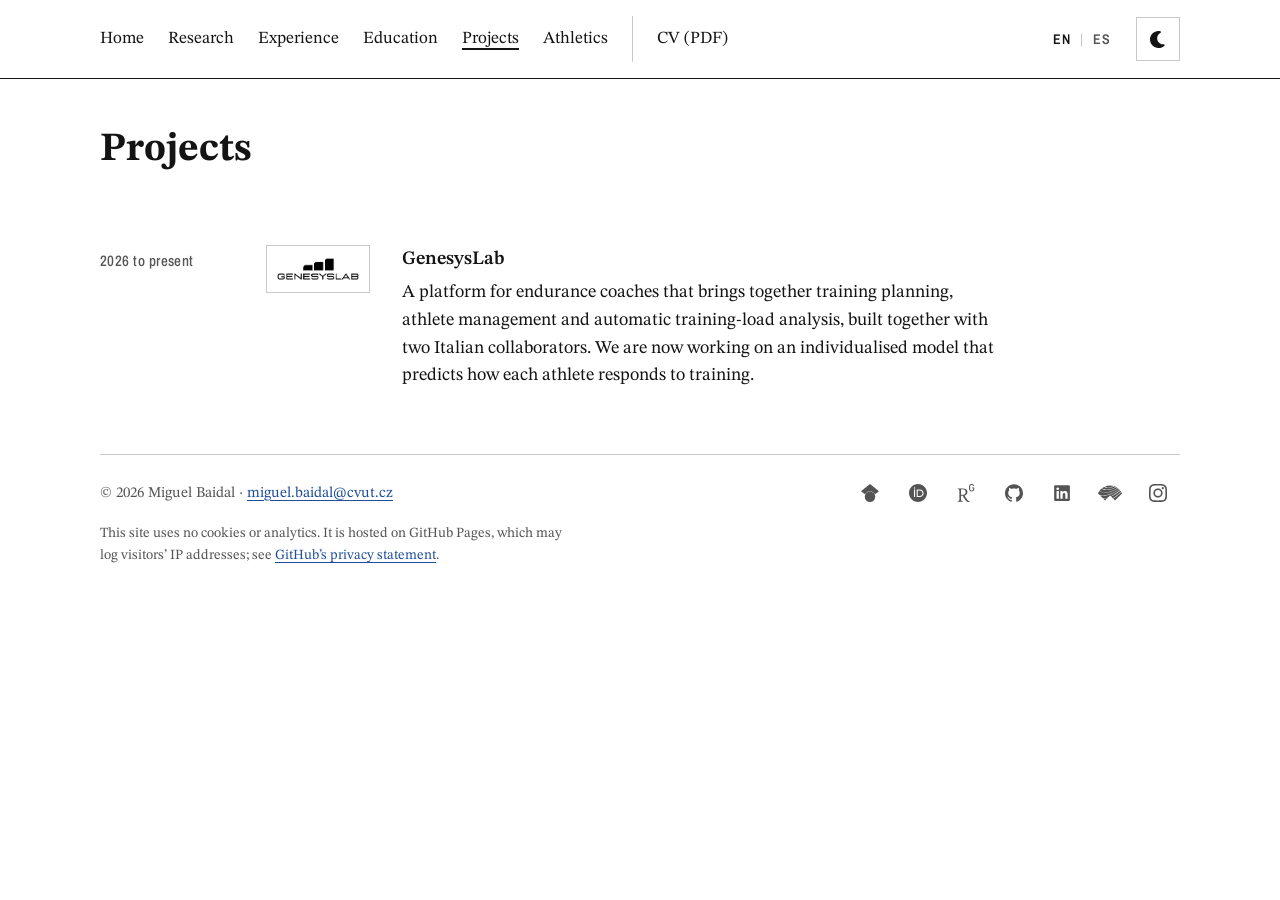
<file: projects/index.html>
<!DOCTYPE html><html lang="en"><head><meta charset="utf-8"><meta name="viewport" content="width=device-width, initial-scale=1"><title>Projects · Miguel Baidal</title><meta name="description" content="A platform for endurance coaches that brings together training planning, athlete management and automatic training-load analysis, built together with two Italian collaborators. We are now working on an individualised model that predicts how each athlete responds to training."><link rel="canonical" href="https://miguelbaidal.github.io/projects/"><link rel="alternate" hreflang="en" href="https://miguelbaidal.github.io/projects/"><link rel="alternate" hreflang="es" href="https://miguelbaidal.github.io/es/projects/"><link rel="alternate" hreflang="x-default" href="https://miguelbaidal.github.io/projects/"><meta property="og:type" content="profile"><meta property="og:site_name" content="Miguel Baidal"><meta property="og:title" content="Projects · Miguel Baidal"><meta property="og:description" content="A platform for endurance coaches that brings together training planning, athlete management and automatic training-load analysis, built together with two Italian collaborators. We are now working on an individualised model that predicts how each athlete responds to training."><meta property="og:url" content="https://miguelbaidal.github.io/projects/"><meta property="og:locale" content="en_GB"><meta property="og:locale:alternate" content="es_ES"><meta property="og:image" content="https://miguelbaidal.github.io/img/photos/crevillent-2024-1600.jpg"><meta property="og:image:alt" content="Miguel Baidal smiling on the podium with a gold medal, wearing a white club shirt with a Crevillent 2024 race bib."><meta name="twitter:card" content="summary"><link rel="icon" href="/favicon.svg" type="image/svg+xml"><link rel="icon" href="/favicon-32.png" type="image/png" sizes="32x32"><link rel="apple-touch-icon" href="/apple-touch-icon.png"><script type="application/ld+json">{"@context":"https://schema.org","@type":"Person","@id":"https://miguelbaidal.github.io/#person","name":"Miguel Baidal Marco","alternateName":"Miguel Baidal","jobTitle":"PhD Candidate in Computer Science","affiliation":{"@type":"CollegeOrUniversity","name":"Czech Technical University in Prague","department":"Czech Institute of Informatics, Robotics and Cybernetics (CIIRC)"},"alumniOf":[{"@type":"CollegeOrUniversity","name":"Eastern Kentucky University"},{"@type":"CollegeOrUniversity","name":"Universitat Rovira i Virgili"},{"@type":"CollegeOrUniversity","name":"University of Alicante"}],"nationality":{"@type":"Country","name":"Spain"},"knowsAbout":["Agentic AI","Wearable and physiological data","Personalised models","Allostatic load","LLM evaluation in mental health"],"image":"https://miguelbaidal.github.io/img/photos/crevillent-2024-1600.jpg","email":"mailto:miguel.baidal@cvut.cz","url":"https://miguelbaidal.github.io/","sameAs":["https://scholar.google.com/citations?user=jMGmL9IAAAAJ&hl=en","https://orcid.org/0009-0005-6103-8293","https://www.researchgate.net/profile/Miguel-Baidal","https://github.com/miguelbaidal","https://www.linkedin.com/in/miguel-baidal-marco-95475321b","https://worldathletics.org/athletes/spain/miguel-baidal-14846562","https://www.instagram.com/miguelbaidal/","https://es.wikipedia.org/wiki/Miguel_Baidal","https://de.wikipedia.org/wiki/Miguel_Baidal","https://www.wikidata.org/wiki/Q120686787"]}</script><script>
    try {
      const t = localStorage.getItem('theme');
      if (t === 'light' || t === 'dark') document.documentElement.dataset.theme = t;
    } catch (e) {}
  </script><link rel="stylesheet" href="/_astro/Base.DXk0bC92.css"></head><body><a class="skip" href="#main">Skip to content</a><header class="masthead"><div class="sheet masthead-row"><nav aria-label="Sections"><ul><li><a href="/">Home</a></li><li><a href="/research/">Research</a></li><li><a href="/experience/">Experience</a></li><li><a href="/education/">Education</a></li><li><a href="/projects/" aria-current="page">Projects</a></li><li><a href="/athletics/">Athletics</a></li><li><a href="/cv/CV_Miguel_Baidal_EN.pdf" class="cv-link">CV (PDF)</a></li></ul></nav><div class="tools"><p class="lang-switch"><span class="lang-current" aria-current="true" title="English">EN</span><span class="lang-sep" aria-hidden="true">|</span><a href="/es/projects/" hreflang="es" lang="es" title="Español"><span aria-hidden="true">ES</span><span class="sr-only">Español</span></a></p><button class="theme" type="button" id="theme-toggle" data-dark="Dark" data-light="Light" data-switch="Switch to" aria-label="Switch to dark"><svg class="icon i-moon" viewBox="0 0 512 512" width="18" height="18" aria-hidden="true" focusable="false"><path d="M256 0C114.6 0 0 114.6 0 256S114.6 512 256 512c68.8 0 131.3-27.2 177.3-71.4 7.3-7 9.4-17.9 5.3-27.1s-13.7-14.9-23.8-14.1c-4.9 .4-9.8 .6-14.8 .6-101.6 0-184-82.4-184-184 0-72.1 41.5-134.6 102.1-164.8 9.1-4.5 14.3-14.3 13.1-24.4S322.6 8.5 312.7 6.3C294.4 2.2 275.4 0 256 0z" fill="currentColor"></path></svg><svg class="icon i-sun" viewBox="0 0 576 512" width="18" height="18" aria-hidden="true" focusable="false"><path d="M288-32c8.4 0 16.3 4.4 20.6 11.7L364.1 72.3 468.9 46c8.2-2 16.9 .4 22.8 6.3S500 67 498 75.1l-26.3 104.7 92.7 55.5c7.2 4.3 11.7 12.2 11.7 20.6s-4.4 16.3-11.7 20.6L471.7 332.1 498 436.8c2 8.2-.4 16.9-6.3 22.8S477 468 468.9 466l-104.7-26.3-55.5 92.7c-4.3 7.2-12.2 11.7-20.6 11.7s-16.3-4.4-20.6-11.7L211.9 439.7 107.2 466c-8.2 2-16.8-.4-22.8-6.3S76 445 78 436.8l26.2-104.7-92.6-55.5C4.4 272.2 0 264.4 0 256s4.4-16.3 11.7-20.6L104.3 179.9 78 75.1c-2-8.2 .3-16.8 6.3-22.8S99 44 107.2 46l104.7 26.2 55.5-92.6 1.8-2.6c4.5-5.7 11.4-9.1 18.8-9.1zm0 144a144 144 0 1 0 0 288 144 144 0 1 0 0-288zm0 240a96 96 0 1 1 0-192 96 96 0 1 1 0 192z" fill="currentColor"></path></svg></button></div></div></header><main id="main" class="sheet"><header class="page-head"><h1>Projects</h1></header><section class="section"><div class="entries"><article class="entry"><p class="when">2026 to present</p><div class="entry-with-logo"><span class="logo-mark"><img src="/img/genesyslab-logo.png" alt=""></span><div><h2>GenesysLab</h2><p>A platform for endurance coaches that brings together training planning, athlete management and automatic training-load analysis, built together with two Italian collaborators. We are now working on an individualised model that predicts how each athlete responds to training.</p></div></div></article></div></section></main><footer class="sheet colophon"><div class="colophon-inner"><p>© 2026 Miguel Baidal · <a href="mailto:miguel.baidal@cvut.cz">miguel.baidal@cvut.cz</a></p><p class="foot-links"><a href="https://scholar.google.com/citations?user=jMGmL9IAAAAJ&amp;hl=en" aria-label="Google Scholar" title="Google Scholar"><svg class="icon" viewBox="0 0 24 24" width="18" height="18" aria-hidden="true" focusable="false"><path d="M5.242 13.769L0 9.5 12 0l12 9.5-5.242 4.269C17.548 11.249 14.978 9.5 12 9.5c-2.977 0-5.548 1.748-6.758 4.269zM12 10a7 7 0 1 0 0 14 7 7 0 0 0 0-14z" fill="currentColor"></path></svg></a><a href="https://orcid.org/0009-0005-6103-8293" aria-label="ORCID" title="ORCID"><svg class="icon" viewBox="0 0 24 24" width="18" height="18" aria-hidden="true" focusable="false"><path d="M12 0C5.372 0 0 5.372 0 12s5.372 12 12 12 12-5.372 12-12S18.628 0 12 0zM7.369 4.378c.525 0 .947.431.947.947s-.422.947-.947.947a.95.95 0 0 1-.947-.947c0-.525.422-.947.947-.947zm-.722 3.038h1.444v10.041H6.647V7.416zm3.562 0h3.9c3.712 0 5.344 2.653 5.344 5.025 0 2.578-2.016 5.025-5.325 5.025h-3.919V7.416zm1.444 1.303v7.444h2.297c3.272 0 4.022-2.484 4.022-3.722 0-2.016-1.284-3.722-4.097-3.722h-2.222z" fill="currentColor"></path></svg></a><a href="https://www.researchgate.net/profile/Miguel-Baidal" aria-label="ResearchGate" title="ResearchGate"><svg class="icon" viewBox="0 0 24 24" width="18" height="18" aria-hidden="true" focusable="false"><path d="M19.586 0c-.818 0-1.508.19-2.073.565-.563.377-.97.936-1.213 1.68a3.193 3.193 0 0 0-.112.437 8.365 8.365 0 0 0-.078.53 9 9 0 0 0-.05.727c-.01.282-.013.621-.013 1.016a31.121 31.123 0 0 0 .014 1.017 9 9 0 0 0 .05.727 7.946 7.946 0 0 0 .077.53h-.005a3.334 3.334 0 0 0 .113.438c.245.743.65 1.303 1.214 1.68.565.376 1.256.564 2.075.564.8 0 1.536-.213 2.105-.603.57-.39.94-.916 1.175-1.65.076-.235.135-.558.177-.93a10.9 10.9 0 0 0 .043-1.207v-.82c0-.095-.047-.142-.14-.142h-3.064c-.094 0-.14.047-.14.141v.956c0 .094.046.14.14.14h1.666c.056 0 .084.03.084.086 0 .36 0 .62-.036.865-.038.244-.1.447-.147.606-.108.385-.348.664-.638.876-.29.212-.738.35-1.227.35-.545 0-.901-.15-1.21-.353-.306-.203-.517-.454-.67-.915a3.136 3.136 0 0 1-.147-.762 17.366 17.367 0 0 1-.034-.656c-.01-.26-.014-.572-.014-.939a26.401 26.403 0 0 1 .014-.938 15.821 15.822 0 0 1 .035-.656 3.19 3.19 0 0 1 .148-.76 1.89 1.89 0 0 1 .742-1.01c.344-.244.593-.352 1.137-.352.508 0 .815.096 1.144.303.33.207.528.492.764.925.047.094.111.118.198.07l1.044-.43c.075-.048.09-.115.042-.199a3.549 3.549 0 0 0-.466-.742 3 3 0 0 0-.679-.607 3.313 3.313 0 0 0-.903-.41A4.068 4.068 0 0 0 19.586 0zM8.217 5.836c-1.69 0-3.036.086-4.297.086-1.146 0-2.291 0-3.007-.029v.831l1.088.2c.744.144 1.174.488 1.174 2.264v11.288c0 1.777-.43 2.12-1.174 2.263l-1.088.2v.832c.773-.029 2.12-.086 3.465-.086 1.29 0 2.951.057 3.667.086v-.831l-1.49-.2c-.773-.115-1.174-.487-1.174-2.264v-4.784c.688.057 1.29.057 2.206.057 1.748 3.123 3.41 5.472 4.355 6.56.86 1.032 2.177 1.691 3.839 1.691.487 0 1.003-.086 1.318-.23v-.744c-1.031 0-2.063-.716-2.808-1.518-1.26-1.376-2.95-3.582-4.355-6.074 2.32-.545 4.04-2.722 4.04-4.9 0-3.208-2.492-4.698-5.758-4.698zm-.515 1.29c2.406 0 3.839 1.26 3.839 3.552 0 2.263-1.547 3.782-4.097 3.782-.974 0-1.404-.03-2.063-.086v-7.19c.66-.059 1.547-.059 2.32-.059z" fill="currentColor"></path></svg></a><a href="https://github.com/miguelbaidal" aria-label="GitHub" title="GitHub"><svg class="icon" viewBox="0 0 24 24" width="18" height="18" aria-hidden="true" focusable="false"><path d="M12 .297c-6.63 0-12 5.373-12 12 0 5.303 3.438 9.8 8.205 11.385.6.113.82-.258.82-.577 0-.285-.01-1.04-.015-2.04-3.338.724-4.042-1.61-4.042-1.61C4.422 18.07 3.633 17.7 3.633 17.7c-1.087-.744.084-.729.084-.729 1.205.084 1.838 1.236 1.838 1.236 1.07 1.835 2.809 1.305 3.495.998.108-.776.417-1.305.76-1.605-2.665-.3-5.466-1.332-5.466-5.93 0-1.31.465-2.38 1.235-3.22-.135-.303-.54-1.523.105-3.176 0 0 1.005-.322 3.3 1.23.96-.267 1.98-.399 3-.405 1.02.006 2.04.138 3 .405 2.28-1.552 3.285-1.23 3.285-1.23.645 1.653.24 2.873.12 3.176.765.84 1.23 1.91 1.23 3.22 0 4.61-2.805 5.625-5.475 5.92.42.36.81 1.096.81 2.22 0 1.606-.015 2.896-.015 3.286 0 .315.21.69.825.57C20.565 22.092 24 17.592 24 12.297c0-6.627-5.373-12-12-12" fill="currentColor"></path></svg></a><a href="https://www.linkedin.com/in/miguel-baidal-marco-95475321b" aria-label="LinkedIn" title="LinkedIn"><svg class="icon" viewBox="0 0 448 512" width="18" height="18" aria-hidden="true" focusable="false"><path d="M416 32L31.9 32C14.3 32 0 46.5 0 64.3L0 447.7C0 465.5 14.3 480 31.9 480L416 480c17.6 0 32-14.5 32-32.3l0-383.4C448 46.5 433.6 32 416 32zM135.4 416l-66.4 0 0-213.8 66.5 0 0 213.8-.1 0zM102.2 96a38.5 38.5 0 1 1 0 77 38.5 38.5 0 1 1 0-77zM384.3 416l-66.4 0 0-104c0-24.8-.5-56.7-34.5-56.7-34.6 0-39.9 27-39.9 54.9l0 105.8-66.4 0 0-213.8 63.7 0 0 29.2 .9 0c8.9-16.8 30.6-34.5 62.9-34.5 67.2 0 79.7 44.3 79.7 101.9l0 117.2z" fill="currentColor"></path></svg></a><a href="https://worldathletics.org/athletes/spain/miguel-baidal-14846562" aria-label="World Athletics" title="World Athletics"><svg class="icon wide" viewBox="180.272 -437.793 64.713 40.079" width="18" height="18" aria-hidden="true" focusable="false"><path d="M184.264-412.771l-.119-.046-3.873-3.874a35.312,35.312,0,0,1,3.528-6.2c2.218,2.079,6.668,4.505,15.354,4.505.306,0,.617,0,.933-.009,14.888-.289,30.215-9.565,33.836-12.255a35.241,35.241,0,0,1,2.925,2.462,116.565,116.565,0,0,1-24.327,12.967,55.658,55.658,0,0,1-16.214,3.786A32.971,32.971,0,0,1,184.264-412.771Zm.139-10.966c.9.982,3.793,2.893,8.883,3.822,4.151.758,11.043,1.042,20.3-1.912a73.522,73.522,0,0,0,19.472-9.459,35.422,35.422,0,0,0-3.386-2.125,62.912,62.912,0,0,1-21.445,7.368,42.094,42.094,0,0,1-6.157.513,23.784,23.784,0,0,1-5.753-.647,9.513,9.513,0,0,1-5.718-3.5q-.112-.163-.177-.276A36.192,36.192,0,0,0,184.4-423.737Zm23.145-9.155a44.918,44.918,0,0,0,15.321-3.168c.081-.036.213-.1.288-.133a35.639,35.639,0,0,0-10.534-1.6,35.233,35.233,0,0,0-14.114,2.931,1.071,1.071,0,0,0,.169.343C199.77-433.088,203.976-432.741,207.548-432.893Zm.528,5.827a60.733,60.733,0,0,0,20.535-6.909,35.108,35.108,0,0,0-4.086-1.76c-.119.073-.278.166-.416.234-1.932.959-7.412,3.233-16.556,3.637q-.912.04-1.755.04a23.259,23.259,0,0,1-4.448-.371,5.59,5.59,0,0,1-3.5-1.7,2.262,2.262,0,0,1-.291-.529,35.348,35.348,0,0,0-6.314,3.833,5.337,5.337,0,0,0,.76.989C195.635-425.831,203.632-426.394,208.076-427.065Zm-8.827,29.351,6.549-6.549a40.439,40.439,0,0,1-11.167,1.931Zm43.981-22.426c-.509.445-1.062.932-1.656,1.457-4.849,4.277-12.175,10.74-20.6,15.943L226-397.714,244.985-416.7A35.166,35.166,0,0,0,243.231-420.14Zm-.54-.9a35.46,35.46,0,0,0-2.137-3.072,130.507,130.507,0,0,1-24.977,15.979l4.646,4.644c8.288-5.075,16.572-12.366,21.037-16.3Q242.068-420.5,242.691-421.04Zm-5.09-6.416c-4.072,3.035-22.892,15-38.627,16.843a41.708,41.708,0,0,1-4.774.264,35.955,35.955,0,0,1-8.519-.938l7.957,7.959a45.522,45.522,0,0,0,13.778-2.554l5.206-5.206,2.182,2.181a135.8,135.8,0,0,0,25.11-16Q238.82-426.238,237.6-427.456Z" fill="currentColor"></path></svg></a><a href="https://www.instagram.com/miguelbaidal/" aria-label="Instagram" title="Instagram"><svg class="icon" viewBox="0 0 24 24" width="18" height="18" aria-hidden="true" focusable="false"><path d="M7.0301.084c-1.2768.0602-2.1487.264-2.911.5634-.7888.3075-1.4575.72-2.1228 1.3877-.6652.6677-1.075 1.3368-1.3802 2.127-.2954.7638-.4956 1.6365-.552 2.914-.0564 1.2775-.0689 1.6882-.0626 4.947.0062 3.2586.0206 3.6671.0825 4.9473.061 1.2765.264 2.1482.5635 2.9107.308.7889.72 1.4573 1.388 2.1228.6679.6655 1.3365 1.0743 2.1285 1.38.7632.295 1.6361.4961 2.9134.552 1.2773.056 1.6884.069 4.9462.0627 3.2578-.0062 3.668-.0207 4.9478-.0814 1.28-.0607 2.147-.2652 2.9098-.5633.7889-.3086 1.4578-.72 2.1228-1.3881.665-.6682 1.0745-1.3378 1.3795-2.1284.2957-.7632.4966-1.636.552-2.9124.056-1.2809.0692-1.6898.063-4.948-.0063-3.2583-.021-3.6668-.0817-4.9465-.0607-1.2797-.264-2.1487-.5633-2.9117-.3084-.7889-.72-1.4568-1.3876-2.1228C21.2982 1.33 20.628.9208 19.8378.6165 19.074.321 18.2017.1197 16.9244.0645 15.6471.0093 15.236-.005 11.977.0014 8.718.0076 8.31.0215 7.0301.0839m.1402 21.6932c-1.17-.0509-1.8053-.2453-2.2287-.408-.5606-.216-.96-.4771-1.3819-.895-.422-.4178-.6811-.8186-.9-1.378-.1644-.4234-.3624-1.058-.4171-2.228-.0595-1.2645-.072-1.6442-.079-4.848-.007-3.2037.0053-3.583.0607-4.848.05-1.169.2456-1.805.408-2.2282.216-.5613.4762-.96.895-1.3816.4188-.4217.8184-.6814 1.3783-.9003.423-.1651 1.0575-.3614 2.227-.4171 1.2655-.06 1.6447-.072 4.848-.079 3.2033-.007 3.5835.005 4.8495.0608 1.169.0508 1.8053.2445 2.228.408.5608.216.96.4754 1.3816.895.4217.4194.6816.8176.9005 1.3787.1653.4217.3617 1.056.4169 2.2263.0602 1.2655.0739 1.645.0796 4.848.0058 3.203-.0055 3.5834-.061 4.848-.051 1.17-.245 1.8055-.408 2.2294-.216.5604-.4763.96-.8954 1.3814-.419.4215-.8181.6811-1.3783.9-.4224.1649-1.0577.3617-2.2262.4174-1.2656.0595-1.6448.072-4.8493.079-3.2045.007-3.5825-.006-4.848-.0608M16.953 5.5864A1.44 1.44 0 1 0 18.39 4.144a1.44 1.44 0 0 0-1.437 1.4424M5.8385 12.012c.0067 3.4032 2.7706 6.1557 6.173 6.1493 3.4026-.0065 6.157-2.7701 6.1506-6.1733-.0065-3.4032-2.771-6.1565-6.174-6.1498-3.403.0067-6.156 2.771-6.1496 6.1738M8 12.0077a4 4 0 1 1 4.008 3.9921A3.9996 3.9996 0 0 1 8 12.0077" fill="currentColor"></path></svg></a></p></div><p class="privacy">This site uses no cookies or analytics. It is hosted on GitHub Pages, which may log visitors’ IP addresses; see <a href="https://docs.github.com/en/site-policy/privacy-policies/github-general-privacy-statement">GitHub’s privacy statement</a>.</p></footer><script>
    (function () {
      const root = document.documentElement;
      const btn = document.getElementById('theme-toggle');
      const media = window.matchMedia('(prefers-color-scheme: dark)');
      const current = () => root.dataset.theme || (media.matches ? 'dark' : 'light');
      const label = () => {
        const next = current() === 'dark' ? 'light' : 'dark';
        const word = next === 'dark' ? btn.dataset.dark : btn.dataset.light;
        btn.dataset.next = next; // CSS shows the moon when the next theme is dark, the sun otherwise
        btn.setAttribute('aria-label', btn.dataset.switch + ' ' + word.toLowerCase());
        btn.title = btn.getAttribute('aria-label');
      };
      btn.addEventListener('click', () => {
        const next = current() === 'dark' ? 'light' : 'dark';
        root.dataset.theme = next;
        try { localStorage.setItem('theme', next); } catch (e) {}
        label();
      });
      media.addEventListener('change', label);
      label();
    })();
  </script></body></html>
</file>
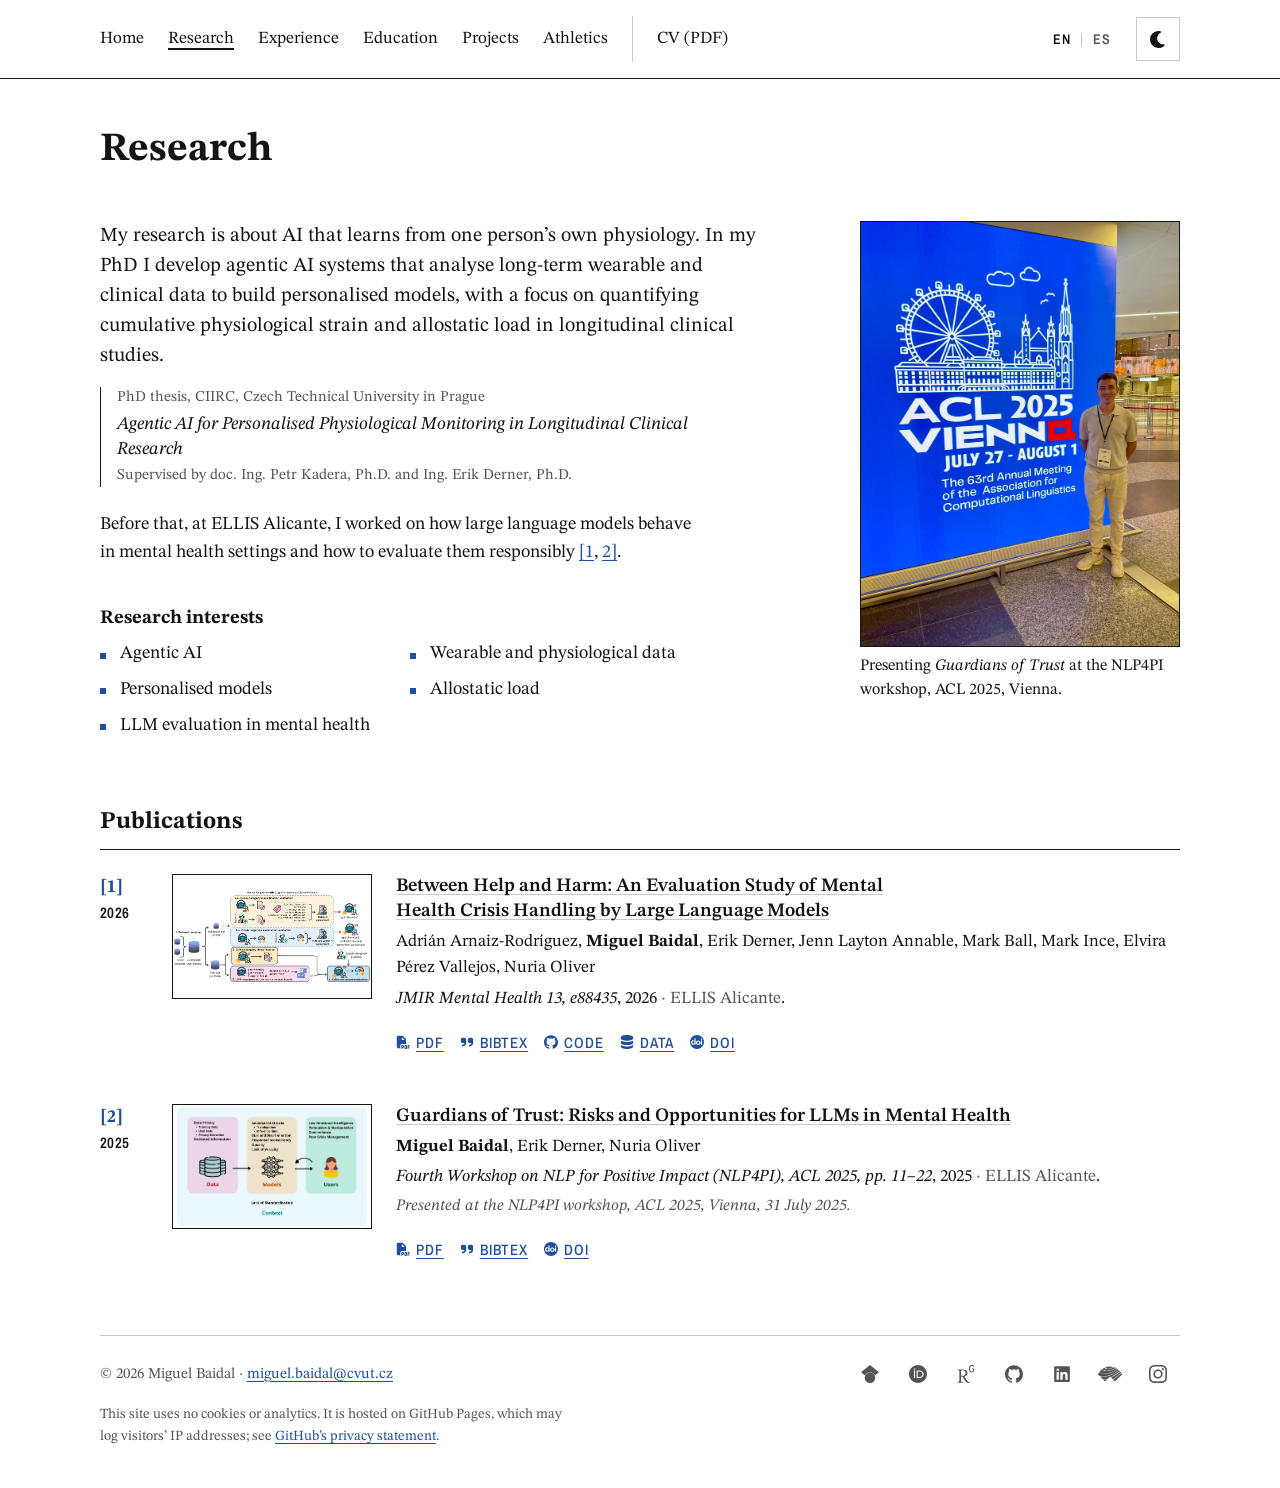
<file: research/index.html>
<!DOCTYPE html><html lang="en"><head><meta charset="utf-8"><meta name="viewport" content="width=device-width, initial-scale=1"><title>Research · Miguel Baidal</title><meta name="description" content="My research is about AI that learns from one person’s own physiology. In my PhD I develop agentic AI systems that analyse long-term wearable and clinical data to build personalised models, with a focus on quantifying cumulative physiological strain and allostatic load in longitudinal clinical studies."><link rel="canonical" href="https://miguelbaidal.github.io/research/"><link rel="alternate" hreflang="en" href="https://miguelbaidal.github.io/research/"><link rel="alternate" hreflang="es" href="https://miguelbaidal.github.io/es/research/"><link rel="alternate" hreflang="x-default" href="https://miguelbaidal.github.io/research/"><meta property="og:type" content="profile"><meta property="og:site_name" content="Miguel Baidal"><meta property="og:title" content="Research · Miguel Baidal"><meta property="og:description" content="My research is about AI that learns from one person’s own physiology. In my PhD I develop agentic AI systems that analyse long-term wearable and clinical data to build personalised models, with a focus on quantifying cumulative physiological strain and allostatic load in longitudinal clinical studies."><meta property="og:url" content="https://miguelbaidal.github.io/research/"><meta property="og:locale" content="en_GB"><meta property="og:locale:alternate" content="es_ES"><meta property="og:image" content="https://miguelbaidal.github.io/img/photos/crevillent-2024-1600.jpg"><meta property="og:image:alt" content="Miguel Baidal smiling on the podium with a gold medal, wearing a white club shirt with a Crevillent 2024 race bib."><meta name="twitter:card" content="summary"><link rel="icon" href="/favicon.svg" type="image/svg+xml"><link rel="icon" href="/favicon-32.png" type="image/png" sizes="32x32"><link rel="apple-touch-icon" href="/apple-touch-icon.png"><script type="application/ld+json">{"@context":"https://schema.org","@type":"Person","@id":"https://miguelbaidal.github.io/#person","name":"Miguel Baidal Marco","alternateName":"Miguel Baidal","jobTitle":"PhD Candidate in Computer Science","affiliation":{"@type":"CollegeOrUniversity","name":"Czech Technical University in Prague","department":"Czech Institute of Informatics, Robotics and Cybernetics (CIIRC)"},"alumniOf":[{"@type":"CollegeOrUniversity","name":"Eastern Kentucky University"},{"@type":"CollegeOrUniversity","name":"Universitat Rovira i Virgili"},{"@type":"CollegeOrUniversity","name":"University of Alicante"}],"nationality":{"@type":"Country","name":"Spain"},"knowsAbout":["Agentic AI","Wearable and physiological data","Personalised models","Allostatic load","LLM evaluation in mental health"],"image":"https://miguelbaidal.github.io/img/photos/crevillent-2024-1600.jpg","email":"mailto:miguel.baidal@cvut.cz","url":"https://miguelbaidal.github.io/","sameAs":["https://scholar.google.com/citations?user=jMGmL9IAAAAJ&hl=en","https://orcid.org/0009-0005-6103-8293","https://www.researchgate.net/profile/Miguel-Baidal","https://github.com/miguelbaidal","https://www.linkedin.com/in/miguel-baidal-marco-95475321b","https://worldathletics.org/athletes/spain/miguel-baidal-14846562","https://www.instagram.com/miguelbaidal/","https://es.wikipedia.org/wiki/Miguel_Baidal","https://de.wikipedia.org/wiki/Miguel_Baidal","https://www.wikidata.org/wiki/Q120686787"]}</script><script>
    try {
      const t = localStorage.getItem('theme');
      if (t === 'light' || t === 'dark') document.documentElement.dataset.theme = t;
    } catch (e) {}
  </script><link rel="stylesheet" href="/_astro/Base.DXk0bC92.css"></head><body><a class="skip" href="#main">Skip to content</a><header class="masthead"><div class="sheet masthead-row"><nav aria-label="Sections"><ul><li><a href="/">Home</a></li><li><a href="/research/" aria-current="page">Research</a></li><li><a href="/experience/">Experience</a></li><li><a href="/education/">Education</a></li><li><a href="/projects/">Projects</a></li><li><a href="/athletics/">Athletics</a></li><li><a href="/cv/CV_Miguel_Baidal_EN.pdf" class="cv-link">CV (PDF)</a></li></ul></nav><div class="tools"><p class="lang-switch"><span class="lang-current" aria-current="true" title="English">EN</span><span class="lang-sep" aria-hidden="true">|</span><a href="/es/research/" hreflang="es" lang="es" title="Español"><span aria-hidden="true">ES</span><span class="sr-only">Español</span></a></p><button class="theme" type="button" id="theme-toggle" data-dark="Dark" data-light="Light" data-switch="Switch to" aria-label="Switch to dark"><svg class="icon i-moon" viewBox="0 0 512 512" width="18" height="18" aria-hidden="true" focusable="false"><path d="M256 0C114.6 0 0 114.6 0 256S114.6 512 256 512c68.8 0 131.3-27.2 177.3-71.4 7.3-7 9.4-17.9 5.3-27.1s-13.7-14.9-23.8-14.1c-4.9 .4-9.8 .6-14.8 .6-101.6 0-184-82.4-184-184 0-72.1 41.5-134.6 102.1-164.8 9.1-4.5 14.3-14.3 13.1-24.4S322.6 8.5 312.7 6.3C294.4 2.2 275.4 0 256 0z" fill="currentColor"></path></svg><svg class="icon i-sun" viewBox="0 0 576 512" width="18" height="18" aria-hidden="true" focusable="false"><path d="M288-32c8.4 0 16.3 4.4 20.6 11.7L364.1 72.3 468.9 46c8.2-2 16.9 .4 22.8 6.3S500 67 498 75.1l-26.3 104.7 92.7 55.5c7.2 4.3 11.7 12.2 11.7 20.6s-4.4 16.3-11.7 20.6L471.7 332.1 498 436.8c2 8.2-.4 16.9-6.3 22.8S477 468 468.9 466l-104.7-26.3-55.5 92.7c-4.3 7.2-12.2 11.7-20.6 11.7s-16.3-4.4-20.6-11.7L211.9 439.7 107.2 466c-8.2 2-16.8-.4-22.8-6.3S76 445 78 436.8l26.2-104.7-92.6-55.5C4.4 272.2 0 264.4 0 256s4.4-16.3 11.7-20.6L104.3 179.9 78 75.1c-2-8.2 .3-16.8 6.3-22.8S99 44 107.2 46l104.7 26.2 55.5-92.6 1.8-2.6c4.5-5.7 11.4-9.1 18.8-9.1zm0 144a144 144 0 1 0 0 288 144 144 0 1 0 0-288zm0 240a96 96 0 1 1 0-192 96 96 0 1 1 0 192z" fill="currentColor"></path></svg></button></div></div></header><main id="main" class="sheet"><header class="page-head"><h1>Research</h1></header><section class="research-intro"><div><p class="statement">My research is about AI that learns from one person’s own physiology. In my PhD I develop agentic AI systems that analyse long-term wearable and clinical data to build personalised models, with a focus on quantifying cumulative physiological strain and allostatic load in longitudinal clinical studies.</p><div class="thesis"><p class="thesis-meta">PhD thesis, CIIRC, Czech Technical University in Prague</p><p class="thesis-title" lang="en">Agentic AI for Personalised Physiological Monitoring in Longitudinal Clinical Research</p><p class="thesis-detail">Supervised by doc. Ing. Petr Kadera, Ph.D. and Ing. Erik Derner, Ph.D.</p></div><p class="statement-before">Before that, at ELLIS Alicante, I worked on how large language models behave in mental health settings and how to evaluate them responsibly <a href="#ref-1">[1</a>, <a href="#ref-2">2]</a>.</p><h2 class="subhead interests-label">Research interests</h2><ul class="interests"><li>Agentic AI</li><li>Wearable and physiological data</li><li>Personalised models</li><li>Allostatic load</li><li>LLM evaluation in mental health</li></ul></div><figure class="photo"><picture><source type="image/avif" srcset="/img/photos/acl-2025-vienna-800.avif 800w, /img/photos/acl-2025-vienna-1600.avif 1600w" sizes="(max-width: 860px) 100vw, 320px"><source type="image/webp" srcset="/img/photos/acl-2025-vienna-800.webp 800w, /img/photos/acl-2025-vienna-1600.webp 1600w" sizes="(max-width: 860px) 100vw, 320px"><img src="/img/photos/acl-2025-vienna-800.jpg" srcset="/img/photos/acl-2025-vienna-800.jpg 800w, /img/photos/acl-2025-vienna-1600.jpg 1600w" sizes="(max-width: 860px) 100vw, 320px" width="1600" height="2133" alt="Miguel Baidal standing next to the large ACL 2025 Vienna conference sign." loading="lazy" decoding="async"></picture><figcaption>Presenting <em>Guardians of Trust</em> at the NLP4PI workshop, ACL 2025, Vienna.</figcaption></figure></section><section class="section" aria-labelledby="pubs"><h2 id="pubs">Publications</h2><div class="pubs"><article class="pub" id="ref-1"><p class="pub-key"><span>[1]</span><span class="pub-year">2026</span></p><figure class="pub-fig"><img src="/img/papers/between-help-and-harm-fig1.jpg" alt="Figure 1 of the paper: the study methodology, from dataset curation to crisis category classification and crisis response evaluation." loading="lazy" width="240" height="150"></figure><div class="pub-body"><h3 class="pub-title" lang="en"><a href="https://mental.jmir.org/2026/1/e88435">Between Help and Harm: An Evaluation Study of Mental Health Crisis Handling by Large Language Models</a></h3><p class="pub-authors">Adrián Arnaiz-Rodríguez, <strong>Miguel Baidal</strong>, Erik Derner, Jenn Layton Annable, Mark Ball, Mark Ince, Elvira Pérez Vallejos, Nuria Oliver</p><p class="pub-venue" lang="en"><em>JMIR Mental Health 13, e88435</em>, 2026<span class="pub-context" lang="en"> · ELLIS Alicante</span>.</p><div class="chips"><a href="https://mental.jmir.org/2026/1/e88435/PDF"><svg class="icon" viewBox="0 0 576 512" width="18" height="18" aria-hidden="true" focusable="false"><path d="M96 0C60.7 0 32 28.7 32 64l0 384c0 35.3 28.7 64 64 64l80 0 0-112c0-35.3 28.7-64 64-64l176 0 0-165.5c0-17-6.7-33.3-18.7-45.3L290.7 18.7C278.7 6.7 262.5 0 245.5 0L96 0zM357.5 176L264 176c-13.3 0-24-10.7-24-24L240 58.5 357.5 176zM240 380c-11 0-20 9-20 20l0 128c0 11 9 20 20 20s20-9 20-20l0-28 12 0c33.1 0 60-26.9 60-60s-26.9-60-60-60l-32 0zm32 80l-12 0 0-40 12 0c11 0 20 9 20 20s-9 20-20 20zm96-80c-11 0-20 9-20 20l0 128c0 11 9 20 20 20l32 0c28.7 0 52-23.3 52-52l0-64c0-28.7-23.3-52-52-52l-32 0zm20 128l0-88 12 0c6.6 0 12 5.4 12 12l0 64c0 6.6-5.4 12-12 12l-12 0zm88-108l0 128c0 11 9 20 20 20s20-9 20-20l0-44 28 0c11 0 20-9 20-20s-9-20-20-20l-28 0 0-24 28 0c11 0 20-9 20-20s-9-20-20-20l-48 0c-11 0-20 9-20 20z" fill="currentColor"></path></svg>PDF</a><button type="button" class="bib-toggle" aria-expanded="false" aria-controls="bib-1"><svg class="icon" viewBox="0 0 448 512" width="18" height="18" aria-hidden="true" focusable="false"><path d="M448 296c0 66.3-53.7 120-120 120l-8 0c-17.7 0-32-14.3-32-32s14.3-32 32-32l8 0c30.9 0 56-25.1 56-56l0-8-64 0c-35.3 0-64-28.7-64-64l0-64c0-35.3 28.7-64 64-64l64 0c35.3 0 64 28.7 64 64l0 136zm-256 0c0 66.3-53.7 120-120 120l-8 0c-17.7 0-32-14.3-32-32s14.3-32 32-32l8 0c30.9 0 56-25.1 56-56l0-8-64 0c-35.3 0-64-28.7-64-64l0-64c0-35.3 28.7-64 64-64l64 0c35.3 0 64 28.7 64 64l0 136z" fill="currentColor"></path></svg>BibTeX</button><a href="https://github.com/ellisalicante/LLMs-Mental-Health-Crisis"><svg class="icon" viewBox="0 0 24 24" width="18" height="18" aria-hidden="true" focusable="false"><path d="M12 .297c-6.63 0-12 5.373-12 12 0 5.303 3.438 9.8 8.205 11.385.6.113.82-.258.82-.577 0-.285-.01-1.04-.015-2.04-3.338.724-4.042-1.61-4.042-1.61C4.422 18.07 3.633 17.7 3.633 17.7c-1.087-.744.084-.729.084-.729 1.205.084 1.838 1.236 1.838 1.236 1.07 1.835 2.809 1.305 3.495.998.108-.776.417-1.305.76-1.605-2.665-.3-5.466-1.332-5.466-5.93 0-1.31.465-2.38 1.235-3.22-.135-.303-.54-1.523.105-3.176 0 0 1.005-.322 3.3 1.23.96-.267 1.98-.399 3-.405 1.02.006 2.04.138 3 .405 2.28-1.552 3.285-1.23 3.285-1.23.645 1.653.24 2.873.12 3.176.765.84 1.23 1.91 1.23 3.22 0 4.61-2.805 5.625-5.475 5.92.42.36.81 1.096.81 2.22 0 1.606-.015 2.896-.015 3.286 0 .315.21.69.825.57C20.565 22.092 24 17.592 24 12.297c0-6.627-5.373-12-12-12" fill="currentColor"></path></svg>Code</a><a href="https://ellisalicante.org/datasets/mental-health-crisis-llms/"><svg class="icon" viewBox="0 0 448 512" width="18" height="18" aria-hidden="true" focusable="false"><path d="M448 205.8c-14.8 9.8-31.8 17.7-49.5 24-47 16.8-108.7 26.2-174.5 26.2S96.4 246.5 49.5 229.8c-17.6-6.3-34.7-14.2-49.5-24L0 288c0 44.2 100.3 80 224 80s224-35.8 224-80l0-82.2zm0-77.8l0-48C448 35.8 347.7 0 224 0S0 35.8 0 80l0 48c0 44.2 100.3 80 224 80s224-35.8 224-80zM398.5 389.8C351.6 406.5 289.9 416 224 416S96.4 406.5 49.5 389.8c-17.6-6.3-34.7-14.2-49.5-24L0 432c0 44.2 100.3 80 224 80s224-35.8 224-80l0-66.2c-14.8 9.8-31.8 17.7-49.5 24z" fill="currentColor"></path></svg>Data</a><a href="https://doi.org/10.2196/88435"><svg class="icon" viewBox="0 0 24 24" width="18" height="18" aria-hidden="true" focusable="false"><path d="M24 12c0 6.633-5.367 12-12 12S0 18.633 0 12 5.367 0 12 0s12 5.367 12 12ZM7.588 6.097v4.471c-.663-.925-1.403-1.373-2.406-1.373-2.046 0-3.244 1.441-3.244 3.847 0 2.357 1.325 3.848 3.166 3.848 1.12 0 1.88-.4 2.445-1.325l-.039 1.042h2.045V6.097Zm-1.763 8.942c-1.12 0-1.802-.76-1.802-2.045 0-1.325.682-2.085 1.802-2.085 1.081 0 1.802.76 1.802 2.085 0 1.285-.672 2.045-1.802 2.045Zm12.253-1.948c0-2.172-1.578-3.789-3.906-3.789-2.328 0-3.945 1.695-3.945 3.789 0 2.133 1.578 3.789 3.945 3.789 2.289 0 3.906-1.656 3.906-3.789Zm-2.094-.01c0 1.14-.711 1.89-1.851 1.89-1.139 0-1.851-.75-1.851-1.89 0-1.139.712-1.89 1.851-1.89 1.149 0 1.861.751 1.851 1.89Zm2.6-5.795c0 .633.517 1.227 1.189 1.227.633 0 1.188-.555 1.188-1.227a1.17 1.17 0 0 0-1.188-1.189c-.672 0-1.179.556-1.189 1.189Zm.166 9.341h2.055V9.604H18.75Z" fill="currentColor"></path></svg>DOI</a></div><div class="bib" id="bib-1" hidden><div class="bib-bar"><span class="copy-status" role="status" aria-live="polite"></span><button type="button" class="copy-bib" data-copied="Copied" data-failed="Could not copy. Select the text below instead.">Copy</button></div><pre>@article{arnaiz2026between,
  title   = {Between Help and Harm: An Evaluation Study of Mental Health Crisis Handling by Large Language Models},
  author  = {Arnaiz-Rodr{\&#39;\i}guez, Adri{\&#39;a}n and Baidal, Miguel and Derner, Erik and Layton Annable, Jenn and Ball, Mark and Ince, Mark and P{\&#39;e}rez Vallejos, Elvira and Oliver, Nuria},
  journal = {JMIR Mental Health},
  volume  = {13},
  pages   = {e88435},
  year    = {2026},
  doi     = {10.2196/88435}
}</pre></div></div></article><script type="module">document.querySelectorAll(`.bib-toggle`).forEach(e=>{e.addEventListener(`click`,()=>{let t=document.getElementById(e.getAttribute(`aria-controls`)??``);if(!t)return;let n=e.getAttribute(`aria-expanded`)===`true`;e.setAttribute(`aria-expanded`,String(!n)),t.hidden=n})}),document.querySelectorAll(`.copy-bib`).forEach(e=>{let t=e.previousElementSibling,n;e.addEventListener(`click`,async()=>{let r=e.closest(`.bib`)?.querySelector(`pre`)?.textContent??``;try{await Promise.race([navigator.clipboard.writeText(r),new Promise((e,t)=>setTimeout(t,1500))]),t.textContent=e.dataset.copied??``}catch{t.textContent=e.dataset.failed??``}clearTimeout(n),n=window.setTimeout(()=>t.textContent=``,2500)})});</script><article class="pub" id="ref-2"><p class="pub-key"><span>[2]</span><span class="pub-year">2025</span></p><figure class="pub-fig"><img src="/img/papers/guardians-of-trust-fig1.png" alt="Figure 1 of the paper: taxonomy of LLM risks in mental health across data, models, users and context." loading="lazy" width="240" height="150"></figure><div class="pub-body"><h3 class="pub-title" lang="en"><a href="https://aclanthology.org/2025.nlp4pi-1.2/">Guardians of Trust: Risks and Opportunities for LLMs in Mental Health</a></h3><p class="pub-authors"><strong>Miguel Baidal</strong>, Erik Derner, Nuria Oliver</p><p class="pub-venue" lang="en"><em>Fourth Workshop on NLP for Positive Impact (NLP4PI), ACL 2025, pp. 11–22</em>, 2025<span class="pub-context" lang="en"> · ELLIS Alicante</span>.</p><p class="presented">Presented at the NLP4PI workshop, ACL 2025, Vienna, 31 July 2025.</p><div class="chips"><a href="https://aclanthology.org/2025.nlp4pi-1.2.pdf"><svg class="icon" viewBox="0 0 576 512" width="18" height="18" aria-hidden="true" focusable="false"><path d="M96 0C60.7 0 32 28.7 32 64l0 384c0 35.3 28.7 64 64 64l80 0 0-112c0-35.3 28.7-64 64-64l176 0 0-165.5c0-17-6.7-33.3-18.7-45.3L290.7 18.7C278.7 6.7 262.5 0 245.5 0L96 0zM357.5 176L264 176c-13.3 0-24-10.7-24-24L240 58.5 357.5 176zM240 380c-11 0-20 9-20 20l0 128c0 11 9 20 20 20s20-9 20-20l0-28 12 0c33.1 0 60-26.9 60-60s-26.9-60-60-60l-32 0zm32 80l-12 0 0-40 12 0c11 0 20 9 20 20s-9 20-20 20zm96-80c-11 0-20 9-20 20l0 128c0 11 9 20 20 20l32 0c28.7 0 52-23.3 52-52l0-64c0-28.7-23.3-52-52-52l-32 0zm20 128l0-88 12 0c6.6 0 12 5.4 12 12l0 64c0 6.6-5.4 12-12 12l-12 0zm88-108l0 128c0 11 9 20 20 20s20-9 20-20l0-44 28 0c11 0 20-9 20-20s-9-20-20-20l-28 0 0-24 28 0c11 0 20-9 20-20s-9-20-20-20l-48 0c-11 0-20 9-20 20z" fill="currentColor"></path></svg>PDF</a><button type="button" class="bib-toggle" aria-expanded="false" aria-controls="bib-2"><svg class="icon" viewBox="0 0 448 512" width="18" height="18" aria-hidden="true" focusable="false"><path d="M448 296c0 66.3-53.7 120-120 120l-8 0c-17.7 0-32-14.3-32-32s14.3-32 32-32l8 0c30.9 0 56-25.1 56-56l0-8-64 0c-35.3 0-64-28.7-64-64l0-64c0-35.3 28.7-64 64-64l64 0c35.3 0 64 28.7 64 64l0 136zm-256 0c0 66.3-53.7 120-120 120l-8 0c-17.7 0-32-14.3-32-32s14.3-32 32-32l8 0c30.9 0 56-25.1 56-56l0-8-64 0c-35.3 0-64-28.7-64-64l0-64c0-35.3 28.7-64 64-64l64 0c35.3 0 64 28.7 64 64l0 136z" fill="currentColor"></path></svg>BibTeX</button><a href="https://doi.org/10.18653/v1/2025.nlp4pi-1.2"><svg class="icon" viewBox="0 0 24 24" width="18" height="18" aria-hidden="true" focusable="false"><path d="M24 12c0 6.633-5.367 12-12 12S0 18.633 0 12 5.367 0 12 0s12 5.367 12 12ZM7.588 6.097v4.471c-.663-.925-1.403-1.373-2.406-1.373-2.046 0-3.244 1.441-3.244 3.847 0 2.357 1.325 3.848 3.166 3.848 1.12 0 1.88-.4 2.445-1.325l-.039 1.042h2.045V6.097Zm-1.763 8.942c-1.12 0-1.802-.76-1.802-2.045 0-1.325.682-2.085 1.802-2.085 1.081 0 1.802.76 1.802 2.085 0 1.285-.672 2.045-1.802 2.045Zm12.253-1.948c0-2.172-1.578-3.789-3.906-3.789-2.328 0-3.945 1.695-3.945 3.789 0 2.133 1.578 3.789 3.945 3.789 2.289 0 3.906-1.656 3.906-3.789Zm-2.094-.01c0 1.14-.711 1.89-1.851 1.89-1.139 0-1.851-.75-1.851-1.89 0-1.139.712-1.89 1.851-1.89 1.149 0 1.861.751 1.851 1.89Zm2.6-5.795c0 .633.517 1.227 1.189 1.227.633 0 1.188-.555 1.188-1.227a1.17 1.17 0 0 0-1.188-1.189c-.672 0-1.179.556-1.189 1.189Zm.166 9.341h2.055V9.604H18.75Z" fill="currentColor"></path></svg>DOI</a></div><div class="bib" id="bib-2" hidden><div class="bib-bar"><span class="copy-status" role="status" aria-live="polite"></span><button type="button" class="copy-bib" data-copied="Copied" data-failed="Could not copy. Select the text below instead.">Copy</button></div><pre>@inproceedings{baidal2025guardians,
  title     = {Guardians of Trust: Risks and Opportunities for {LLM}s in Mental Health},
  author    = {Baidal, Miguel and Derner, Erik and Oliver, Nuria},
  booktitle = {Proceedings of the Fourth Workshop on NLP for Positive Impact (NLP4PI)},
  pages     = {11--22},
  year      = {2025},
  publisher = {Association for Computational Linguistics},
  doi       = {10.18653/v1/2025.nlp4pi-1.2}
}</pre></div></div></article></div></section></main><footer class="sheet colophon"><div class="colophon-inner"><p>© 2026 Miguel Baidal · <a href="mailto:miguel.baidal@cvut.cz">miguel.baidal@cvut.cz</a></p><p class="foot-links"><a href="https://scholar.google.com/citations?user=jMGmL9IAAAAJ&amp;hl=en" aria-label="Google Scholar" title="Google Scholar"><svg class="icon" viewBox="0 0 24 24" width="18" height="18" aria-hidden="true" focusable="false"><path d="M5.242 13.769L0 9.5 12 0l12 9.5-5.242 4.269C17.548 11.249 14.978 9.5 12 9.5c-2.977 0-5.548 1.748-6.758 4.269zM12 10a7 7 0 1 0 0 14 7 7 0 0 0 0-14z" fill="currentColor"></path></svg></a><a href="https://orcid.org/0009-0005-6103-8293" aria-label="ORCID" title="ORCID"><svg class="icon" viewBox="0 0 24 24" width="18" height="18" aria-hidden="true" focusable="false"><path d="M12 0C5.372 0 0 5.372 0 12s5.372 12 12 12 12-5.372 12-12S18.628 0 12 0zM7.369 4.378c.525 0 .947.431.947.947s-.422.947-.947.947a.95.95 0 0 1-.947-.947c0-.525.422-.947.947-.947zm-.722 3.038h1.444v10.041H6.647V7.416zm3.562 0h3.9c3.712 0 5.344 2.653 5.344 5.025 0 2.578-2.016 5.025-5.325 5.025h-3.919V7.416zm1.444 1.303v7.444h2.297c3.272 0 4.022-2.484 4.022-3.722 0-2.016-1.284-3.722-4.097-3.722h-2.222z" fill="currentColor"></path></svg></a><a href="https://www.researchgate.net/profile/Miguel-Baidal" aria-label="ResearchGate" title="ResearchGate"><svg class="icon" viewBox="0 0 24 24" width="18" height="18" aria-hidden="true" focusable="false"><path d="M19.586 0c-.818 0-1.508.19-2.073.565-.563.377-.97.936-1.213 1.68a3.193 3.193 0 0 0-.112.437 8.365 8.365 0 0 0-.078.53 9 9 0 0 0-.05.727c-.01.282-.013.621-.013 1.016a31.121 31.123 0 0 0 .014 1.017 9 9 0 0 0 .05.727 7.946 7.946 0 0 0 .077.53h-.005a3.334 3.334 0 0 0 .113.438c.245.743.65 1.303 1.214 1.68.565.376 1.256.564 2.075.564.8 0 1.536-.213 2.105-.603.57-.39.94-.916 1.175-1.65.076-.235.135-.558.177-.93a10.9 10.9 0 0 0 .043-1.207v-.82c0-.095-.047-.142-.14-.142h-3.064c-.094 0-.14.047-.14.141v.956c0 .094.046.14.14.14h1.666c.056 0 .084.03.084.086 0 .36 0 .62-.036.865-.038.244-.1.447-.147.606-.108.385-.348.664-.638.876-.29.212-.738.35-1.227.35-.545 0-.901-.15-1.21-.353-.306-.203-.517-.454-.67-.915a3.136 3.136 0 0 1-.147-.762 17.366 17.367 0 0 1-.034-.656c-.01-.26-.014-.572-.014-.939a26.401 26.403 0 0 1 .014-.938 15.821 15.822 0 0 1 .035-.656 3.19 3.19 0 0 1 .148-.76 1.89 1.89 0 0 1 .742-1.01c.344-.244.593-.352 1.137-.352.508 0 .815.096 1.144.303.33.207.528.492.764.925.047.094.111.118.198.07l1.044-.43c.075-.048.09-.115.042-.199a3.549 3.549 0 0 0-.466-.742 3 3 0 0 0-.679-.607 3.313 3.313 0 0 0-.903-.41A4.068 4.068 0 0 0 19.586 0zM8.217 5.836c-1.69 0-3.036.086-4.297.086-1.146 0-2.291 0-3.007-.029v.831l1.088.2c.744.144 1.174.488 1.174 2.264v11.288c0 1.777-.43 2.12-1.174 2.263l-1.088.2v.832c.773-.029 2.12-.086 3.465-.086 1.29 0 2.951.057 3.667.086v-.831l-1.49-.2c-.773-.115-1.174-.487-1.174-2.264v-4.784c.688.057 1.29.057 2.206.057 1.748 3.123 3.41 5.472 4.355 6.56.86 1.032 2.177 1.691 3.839 1.691.487 0 1.003-.086 1.318-.23v-.744c-1.031 0-2.063-.716-2.808-1.518-1.26-1.376-2.95-3.582-4.355-6.074 2.32-.545 4.04-2.722 4.04-4.9 0-3.208-2.492-4.698-5.758-4.698zm-.515 1.29c2.406 0 3.839 1.26 3.839 3.552 0 2.263-1.547 3.782-4.097 3.782-.974 0-1.404-.03-2.063-.086v-7.19c.66-.059 1.547-.059 2.32-.059z" fill="currentColor"></path></svg></a><a href="https://github.com/miguelbaidal" aria-label="GitHub" title="GitHub"><svg class="icon" viewBox="0 0 24 24" width="18" height="18" aria-hidden="true" focusable="false"><path d="M12 .297c-6.63 0-12 5.373-12 12 0 5.303 3.438 9.8 8.205 11.385.6.113.82-.258.82-.577 0-.285-.01-1.04-.015-2.04-3.338.724-4.042-1.61-4.042-1.61C4.422 18.07 3.633 17.7 3.633 17.7c-1.087-.744.084-.729.084-.729 1.205.084 1.838 1.236 1.838 1.236 1.07 1.835 2.809 1.305 3.495.998.108-.776.417-1.305.76-1.605-2.665-.3-5.466-1.332-5.466-5.93 0-1.31.465-2.38 1.235-3.22-.135-.303-.54-1.523.105-3.176 0 0 1.005-.322 3.3 1.23.96-.267 1.98-.399 3-.405 1.02.006 2.04.138 3 .405 2.28-1.552 3.285-1.23 3.285-1.23.645 1.653.24 2.873.12 3.176.765.84 1.23 1.91 1.23 3.22 0 4.61-2.805 5.625-5.475 5.92.42.36.81 1.096.81 2.22 0 1.606-.015 2.896-.015 3.286 0 .315.21.69.825.57C20.565 22.092 24 17.592 24 12.297c0-6.627-5.373-12-12-12" fill="currentColor"></path></svg></a><a href="https://www.linkedin.com/in/miguel-baidal-marco-95475321b" aria-label="LinkedIn" title="LinkedIn"><svg class="icon" viewBox="0 0 448 512" width="18" height="18" aria-hidden="true" focusable="false"><path d="M416 32L31.9 32C14.3 32 0 46.5 0 64.3L0 447.7C0 465.5 14.3 480 31.9 480L416 480c17.6 0 32-14.5 32-32.3l0-383.4C448 46.5 433.6 32 416 32zM135.4 416l-66.4 0 0-213.8 66.5 0 0 213.8-.1 0zM102.2 96a38.5 38.5 0 1 1 0 77 38.5 38.5 0 1 1 0-77zM384.3 416l-66.4 0 0-104c0-24.8-.5-56.7-34.5-56.7-34.6 0-39.9 27-39.9 54.9l0 105.8-66.4 0 0-213.8 63.7 0 0 29.2 .9 0c8.9-16.8 30.6-34.5 62.9-34.5 67.2 0 79.7 44.3 79.7 101.9l0 117.2z" fill="currentColor"></path></svg></a><a href="https://worldathletics.org/athletes/spain/miguel-baidal-14846562" aria-label="World Athletics" title="World Athletics"><svg class="icon wide" viewBox="180.272 -437.793 64.713 40.079" width="18" height="18" aria-hidden="true" focusable="false"><path d="M184.264-412.771l-.119-.046-3.873-3.874a35.312,35.312,0,0,1,3.528-6.2c2.218,2.079,6.668,4.505,15.354,4.505.306,0,.617,0,.933-.009,14.888-.289,30.215-9.565,33.836-12.255a35.241,35.241,0,0,1,2.925,2.462,116.565,116.565,0,0,1-24.327,12.967,55.658,55.658,0,0,1-16.214,3.786A32.971,32.971,0,0,1,184.264-412.771Zm.139-10.966c.9.982,3.793,2.893,8.883,3.822,4.151.758,11.043,1.042,20.3-1.912a73.522,73.522,0,0,0,19.472-9.459,35.422,35.422,0,0,0-3.386-2.125,62.912,62.912,0,0,1-21.445,7.368,42.094,42.094,0,0,1-6.157.513,23.784,23.784,0,0,1-5.753-.647,9.513,9.513,0,0,1-5.718-3.5q-.112-.163-.177-.276A36.192,36.192,0,0,0,184.4-423.737Zm23.145-9.155a44.918,44.918,0,0,0,15.321-3.168c.081-.036.213-.1.288-.133a35.639,35.639,0,0,0-10.534-1.6,35.233,35.233,0,0,0-14.114,2.931,1.071,1.071,0,0,0,.169.343C199.77-433.088,203.976-432.741,207.548-432.893Zm.528,5.827a60.733,60.733,0,0,0,20.535-6.909,35.108,35.108,0,0,0-4.086-1.76c-.119.073-.278.166-.416.234-1.932.959-7.412,3.233-16.556,3.637q-.912.04-1.755.04a23.259,23.259,0,0,1-4.448-.371,5.59,5.59,0,0,1-3.5-1.7,2.262,2.262,0,0,1-.291-.529,35.348,35.348,0,0,0-6.314,3.833,5.337,5.337,0,0,0,.76.989C195.635-425.831,203.632-426.394,208.076-427.065Zm-8.827,29.351,6.549-6.549a40.439,40.439,0,0,1-11.167,1.931Zm43.981-22.426c-.509.445-1.062.932-1.656,1.457-4.849,4.277-12.175,10.74-20.6,15.943L226-397.714,244.985-416.7A35.166,35.166,0,0,0,243.231-420.14Zm-.54-.9a35.46,35.46,0,0,0-2.137-3.072,130.507,130.507,0,0,1-24.977,15.979l4.646,4.644c8.288-5.075,16.572-12.366,21.037-16.3Q242.068-420.5,242.691-421.04Zm-5.09-6.416c-4.072,3.035-22.892,15-38.627,16.843a41.708,41.708,0,0,1-4.774.264,35.955,35.955,0,0,1-8.519-.938l7.957,7.959a45.522,45.522,0,0,0,13.778-2.554l5.206-5.206,2.182,2.181a135.8,135.8,0,0,0,25.11-16Q238.82-426.238,237.6-427.456Z" fill="currentColor"></path></svg></a><a href="https://www.instagram.com/miguelbaidal/" aria-label="Instagram" title="Instagram"><svg class="icon" viewBox="0 0 24 24" width="18" height="18" aria-hidden="true" focusable="false"><path d="M7.0301.084c-1.2768.0602-2.1487.264-2.911.5634-.7888.3075-1.4575.72-2.1228 1.3877-.6652.6677-1.075 1.3368-1.3802 2.127-.2954.7638-.4956 1.6365-.552 2.914-.0564 1.2775-.0689 1.6882-.0626 4.947.0062 3.2586.0206 3.6671.0825 4.9473.061 1.2765.264 2.1482.5635 2.9107.308.7889.72 1.4573 1.388 2.1228.6679.6655 1.3365 1.0743 2.1285 1.38.7632.295 1.6361.4961 2.9134.552 1.2773.056 1.6884.069 4.9462.0627 3.2578-.0062 3.668-.0207 4.9478-.0814 1.28-.0607 2.147-.2652 2.9098-.5633.7889-.3086 1.4578-.72 2.1228-1.3881.665-.6682 1.0745-1.3378 1.3795-2.1284.2957-.7632.4966-1.636.552-2.9124.056-1.2809.0692-1.6898.063-4.948-.0063-3.2583-.021-3.6668-.0817-4.9465-.0607-1.2797-.264-2.1487-.5633-2.9117-.3084-.7889-.72-1.4568-1.3876-2.1228C21.2982 1.33 20.628.9208 19.8378.6165 19.074.321 18.2017.1197 16.9244.0645 15.6471.0093 15.236-.005 11.977.0014 8.718.0076 8.31.0215 7.0301.0839m.1402 21.6932c-1.17-.0509-1.8053-.2453-2.2287-.408-.5606-.216-.96-.4771-1.3819-.895-.422-.4178-.6811-.8186-.9-1.378-.1644-.4234-.3624-1.058-.4171-2.228-.0595-1.2645-.072-1.6442-.079-4.848-.007-3.2037.0053-3.583.0607-4.848.05-1.169.2456-1.805.408-2.2282.216-.5613.4762-.96.895-1.3816.4188-.4217.8184-.6814 1.3783-.9003.423-.1651 1.0575-.3614 2.227-.4171 1.2655-.06 1.6447-.072 4.848-.079 3.2033-.007 3.5835.005 4.8495.0608 1.169.0508 1.8053.2445 2.228.408.5608.216.96.4754 1.3816.895.4217.4194.6816.8176.9005 1.3787.1653.4217.3617 1.056.4169 2.2263.0602 1.2655.0739 1.645.0796 4.848.0058 3.203-.0055 3.5834-.061 4.848-.051 1.17-.245 1.8055-.408 2.2294-.216.5604-.4763.96-.8954 1.3814-.419.4215-.8181.6811-1.3783.9-.4224.1649-1.0577.3617-2.2262.4174-1.2656.0595-1.6448.072-4.8493.079-3.2045.007-3.5825-.006-4.848-.0608M16.953 5.5864A1.44 1.44 0 1 0 18.39 4.144a1.44 1.44 0 0 0-1.437 1.4424M5.8385 12.012c.0067 3.4032 2.7706 6.1557 6.173 6.1493 3.4026-.0065 6.157-2.7701 6.1506-6.1733-.0065-3.4032-2.771-6.1565-6.174-6.1498-3.403.0067-6.156 2.771-6.1496 6.1738M8 12.0077a4 4 0 1 1 4.008 3.9921A3.9996 3.9996 0 0 1 8 12.0077" fill="currentColor"></path></svg></a></p></div><p class="privacy">This site uses no cookies or analytics. It is hosted on GitHub Pages, which may log visitors’ IP addresses; see <a href="https://docs.github.com/en/site-policy/privacy-policies/github-general-privacy-statement">GitHub’s privacy statement</a>.</p></footer><script>
    (function () {
      const root = document.documentElement;
      const btn = document.getElementById('theme-toggle');
      const media = window.matchMedia('(prefers-color-scheme: dark)');
      const current = () => root.dataset.theme || (media.matches ? 'dark' : 'light');
      const label = () => {
        const next = current() === 'dark' ? 'light' : 'dark';
        const word = next === 'dark' ? btn.dataset.dark : btn.dataset.light;
        btn.dataset.next = next; // CSS shows the moon when the next theme is dark, the sun otherwise
        btn.setAttribute('aria-label', btn.dataset.switch + ' ' + word.toLowerCase());
        btn.title = btn.getAttribute('aria-label');
      };
      btn.addEventListener('click', () => {
        const next = current() === 'dark' ? 'light' : 'dark';
        root.dataset.theme = next;
        try { localStorage.setItem('theme', next); } catch (e) {}
        label();
      });
      media.addEventListener('change', label);
      label();
    })();
  </script></body></html>
</file>
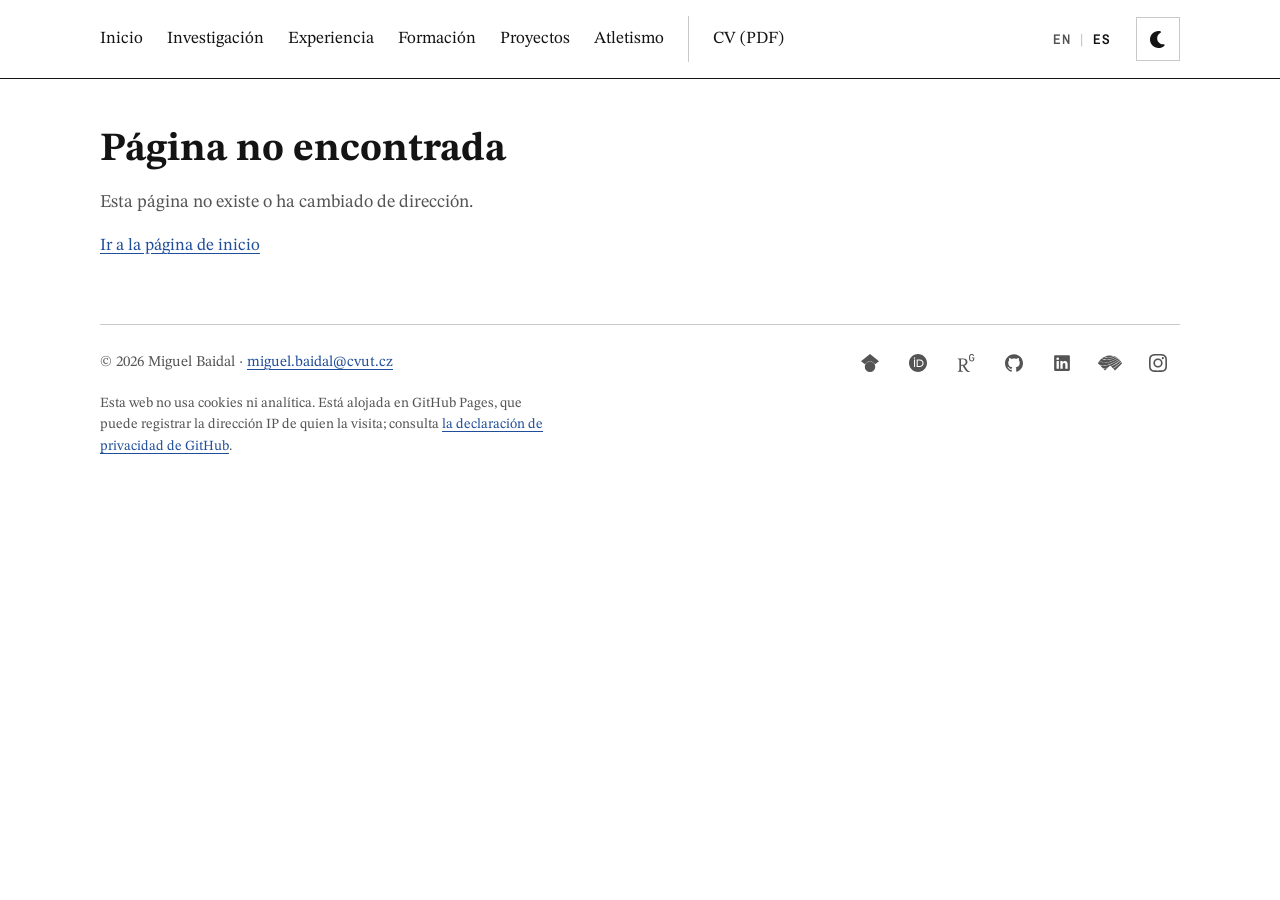
<file: es/404/index.html>
<!DOCTYPE html><html lang="es"><head><meta charset="utf-8"><meta name="viewport" content="width=device-width, initial-scale=1"><title>Página no encontrada · Miguel Baidal</title><meta name="description" content="Esta página no existe o ha cambiado de dirección."><meta name="robots" content="noindex"><link rel="canonical" href="https://miguelbaidal.github.io/es/404/"><link rel="alternate" hreflang="en" href="https://miguelbaidal.github.io/404/"><link rel="alternate" hreflang="es" href="https://miguelbaidal.github.io/es/404/"><link rel="alternate" hreflang="x-default" href="https://miguelbaidal.github.io/404/"><meta property="og:type" content="profile"><meta property="og:site_name" content="Miguel Baidal"><meta property="og:title" content="Página no encontrada · Miguel Baidal"><meta property="og:description" content="Esta página no existe o ha cambiado de dirección."><meta property="og:url" content="https://miguelbaidal.github.io/es/404/"><meta property="og:locale" content="es_ES"><meta property="og:locale:alternate" content="en_GB"><meta property="og:image" content="https://miguelbaidal.github.io/img/photos/crevillent-2024-1600.jpg"><meta property="og:image:alt" content="Miguel Baidal sonriendo en el podio con la medalla de oro, con camiseta blanca de club y el dorsal de Crevillent 2024."><meta name="twitter:card" content="summary"><link rel="icon" href="/favicon.svg" type="image/svg+xml"><link rel="icon" href="/favicon-32.png" type="image/png" sizes="32x32"><link rel="apple-touch-icon" href="/apple-touch-icon.png"><script type="application/ld+json">{"@context":"https://schema.org","@type":"Person","@id":"https://miguelbaidal.github.io/#person","name":"Miguel Baidal Marco","alternateName":"Miguel Baidal","jobTitle":"PhD Candidate in Computer Science","affiliation":{"@type":"CollegeOrUniversity","name":"Czech Technical University in Prague","department":"Czech Institute of Informatics, Robotics and Cybernetics (CIIRC)"},"alumniOf":[{"@type":"CollegeOrUniversity","name":"Eastern Kentucky University"},{"@type":"CollegeOrUniversity","name":"Universitat Rovira i Virgili"},{"@type":"CollegeOrUniversity","name":"University of Alicante"}],"nationality":{"@type":"Country","name":"Spain"},"knowsAbout":["Agentic AI","Wearable and physiological data","Personalised models","Allostatic load","LLM evaluation in mental health"],"image":"https://miguelbaidal.github.io/img/photos/crevillent-2024-1600.jpg","email":"mailto:miguel.baidal@cvut.cz","url":"https://miguelbaidal.github.io/","sameAs":["https://scholar.google.com/citations?user=jMGmL9IAAAAJ&hl=en","https://orcid.org/0009-0005-6103-8293","https://www.researchgate.net/profile/Miguel-Baidal","https://github.com/miguelbaidal","https://www.linkedin.com/in/miguel-baidal-marco-95475321b","https://worldathletics.org/athletes/spain/miguel-baidal-14846562","https://www.instagram.com/miguelbaidal/","https://es.wikipedia.org/wiki/Miguel_Baidal","https://de.wikipedia.org/wiki/Miguel_Baidal","https://www.wikidata.org/wiki/Q120686787"]}</script><script>
    try {
      const t = localStorage.getItem('theme');
      if (t === 'light' || t === 'dark') document.documentElement.dataset.theme = t;
    } catch (e) {}
  </script><link rel="stylesheet" href="/_astro/Base.DXk0bC92.css"></head><body><a class="skip" href="#main">Saltar al contenido</a><header class="masthead"><div class="sheet masthead-row"><nav aria-label="Secciones"><ul><li><a href="/es/">Inicio</a></li><li><a href="/es/research/">Investigación</a></li><li><a href="/es/experience/">Experiencia</a></li><li><a href="/es/education/">Formación</a></li><li><a href="/es/projects/">Proyectos</a></li><li><a href="/es/athletics/">Atletismo</a></li><li><a href="/cv/CV_Miguel_Baidal_ES.pdf" class="cv-link">CV (PDF)</a></li></ul></nav><div class="tools"><p class="lang-switch"><a href="/404/" hreflang="en" lang="en" title="English"><span aria-hidden="true">EN</span><span class="sr-only">English</span></a><span class="lang-sep" aria-hidden="true">|</span><span class="lang-current" aria-current="true" title="Español">ES</span></p><button class="theme" type="button" id="theme-toggle" data-dark="Oscuro" data-light="Claro" data-switch="Cambiar a tema" aria-label="Cambiar a tema oscuro"><svg class="icon i-moon" viewBox="0 0 512 512" width="18" height="18" aria-hidden="true" focusable="false"><path d="M256 0C114.6 0 0 114.6 0 256S114.6 512 256 512c68.8 0 131.3-27.2 177.3-71.4 7.3-7 9.4-17.9 5.3-27.1s-13.7-14.9-23.8-14.1c-4.9 .4-9.8 .6-14.8 .6-101.6 0-184-82.4-184-184 0-72.1 41.5-134.6 102.1-164.8 9.1-4.5 14.3-14.3 13.1-24.4S322.6 8.5 312.7 6.3C294.4 2.2 275.4 0 256 0z" fill="currentColor"></path></svg><svg class="icon i-sun" viewBox="0 0 576 512" width="18" height="18" aria-hidden="true" focusable="false"><path d="M288-32c8.4 0 16.3 4.4 20.6 11.7L364.1 72.3 468.9 46c8.2-2 16.9 .4 22.8 6.3S500 67 498 75.1l-26.3 104.7 92.7 55.5c7.2 4.3 11.7 12.2 11.7 20.6s-4.4 16.3-11.7 20.6L471.7 332.1 498 436.8c2 8.2-.4 16.9-6.3 22.8S477 468 468.9 466l-104.7-26.3-55.5 92.7c-4.3 7.2-12.2 11.7-20.6 11.7s-16.3-4.4-20.6-11.7L211.9 439.7 107.2 466c-8.2 2-16.8-.4-22.8-6.3S76 445 78 436.8l26.2-104.7-92.6-55.5C4.4 272.2 0 264.4 0 256s4.4-16.3 11.7-20.6L104.3 179.9 78 75.1c-2-8.2 .3-16.8 6.3-22.8S99 44 107.2 46l104.7 26.2 55.5-92.6 1.8-2.6c4.5-5.7 11.4-9.1 18.8-9.1zm0 144a144 144 0 1 0 0 288 144 144 0 1 0 0-288zm0 240a96 96 0 1 1 0-192 96 96 0 1 1 0 192z" fill="currentColor"></path></svg></button></div></div></header><main id="main" class="sheet"><header class="page-head"><h1>Página no encontrada</h1><p>Esta página no existe o ha cambiado de dirección.</p></header><p class="more"><a href="/es/">Ir a la página de inicio</a></p></main><footer class="sheet colophon"><div class="colophon-inner"><p>© 2026 Miguel Baidal · <a href="mailto:miguel.baidal@cvut.cz">miguel.baidal@cvut.cz</a></p><p class="foot-links"><a href="https://scholar.google.com/citations?user=jMGmL9IAAAAJ&amp;hl=en" aria-label="Google Scholar" title="Google Scholar"><svg class="icon" viewBox="0 0 24 24" width="18" height="18" aria-hidden="true" focusable="false"><path d="M5.242 13.769L0 9.5 12 0l12 9.5-5.242 4.269C17.548 11.249 14.978 9.5 12 9.5c-2.977 0-5.548 1.748-6.758 4.269zM12 10a7 7 0 1 0 0 14 7 7 0 0 0 0-14z" fill="currentColor"></path></svg></a><a href="https://orcid.org/0009-0005-6103-8293" aria-label="ORCID" title="ORCID"><svg class="icon" viewBox="0 0 24 24" width="18" height="18" aria-hidden="true" focusable="false"><path d="M12 0C5.372 0 0 5.372 0 12s5.372 12 12 12 12-5.372 12-12S18.628 0 12 0zM7.369 4.378c.525 0 .947.431.947.947s-.422.947-.947.947a.95.95 0 0 1-.947-.947c0-.525.422-.947.947-.947zm-.722 3.038h1.444v10.041H6.647V7.416zm3.562 0h3.9c3.712 0 5.344 2.653 5.344 5.025 0 2.578-2.016 5.025-5.325 5.025h-3.919V7.416zm1.444 1.303v7.444h2.297c3.272 0 4.022-2.484 4.022-3.722 0-2.016-1.284-3.722-4.097-3.722h-2.222z" fill="currentColor"></path></svg></a><a href="https://www.researchgate.net/profile/Miguel-Baidal" aria-label="ResearchGate" title="ResearchGate"><svg class="icon" viewBox="0 0 24 24" width="18" height="18" aria-hidden="true" focusable="false"><path d="M19.586 0c-.818 0-1.508.19-2.073.565-.563.377-.97.936-1.213 1.68a3.193 3.193 0 0 0-.112.437 8.365 8.365 0 0 0-.078.53 9 9 0 0 0-.05.727c-.01.282-.013.621-.013 1.016a31.121 31.123 0 0 0 .014 1.017 9 9 0 0 0 .05.727 7.946 7.946 0 0 0 .077.53h-.005a3.334 3.334 0 0 0 .113.438c.245.743.65 1.303 1.214 1.68.565.376 1.256.564 2.075.564.8 0 1.536-.213 2.105-.603.57-.39.94-.916 1.175-1.65.076-.235.135-.558.177-.93a10.9 10.9 0 0 0 .043-1.207v-.82c0-.095-.047-.142-.14-.142h-3.064c-.094 0-.14.047-.14.141v.956c0 .094.046.14.14.14h1.666c.056 0 .084.03.084.086 0 .36 0 .62-.036.865-.038.244-.1.447-.147.606-.108.385-.348.664-.638.876-.29.212-.738.35-1.227.35-.545 0-.901-.15-1.21-.353-.306-.203-.517-.454-.67-.915a3.136 3.136 0 0 1-.147-.762 17.366 17.367 0 0 1-.034-.656c-.01-.26-.014-.572-.014-.939a26.401 26.403 0 0 1 .014-.938 15.821 15.822 0 0 1 .035-.656 3.19 3.19 0 0 1 .148-.76 1.89 1.89 0 0 1 .742-1.01c.344-.244.593-.352 1.137-.352.508 0 .815.096 1.144.303.33.207.528.492.764.925.047.094.111.118.198.07l1.044-.43c.075-.048.09-.115.042-.199a3.549 3.549 0 0 0-.466-.742 3 3 0 0 0-.679-.607 3.313 3.313 0 0 0-.903-.41A4.068 4.068 0 0 0 19.586 0zM8.217 5.836c-1.69 0-3.036.086-4.297.086-1.146 0-2.291 0-3.007-.029v.831l1.088.2c.744.144 1.174.488 1.174 2.264v11.288c0 1.777-.43 2.12-1.174 2.263l-1.088.2v.832c.773-.029 2.12-.086 3.465-.086 1.29 0 2.951.057 3.667.086v-.831l-1.49-.2c-.773-.115-1.174-.487-1.174-2.264v-4.784c.688.057 1.29.057 2.206.057 1.748 3.123 3.41 5.472 4.355 6.56.86 1.032 2.177 1.691 3.839 1.691.487 0 1.003-.086 1.318-.23v-.744c-1.031 0-2.063-.716-2.808-1.518-1.26-1.376-2.95-3.582-4.355-6.074 2.32-.545 4.04-2.722 4.04-4.9 0-3.208-2.492-4.698-5.758-4.698zm-.515 1.29c2.406 0 3.839 1.26 3.839 3.552 0 2.263-1.547 3.782-4.097 3.782-.974 0-1.404-.03-2.063-.086v-7.19c.66-.059 1.547-.059 2.32-.059z" fill="currentColor"></path></svg></a><a href="https://github.com/miguelbaidal" aria-label="GitHub" title="GitHub"><svg class="icon" viewBox="0 0 24 24" width="18" height="18" aria-hidden="true" focusable="false"><path d="M12 .297c-6.63 0-12 5.373-12 12 0 5.303 3.438 9.8 8.205 11.385.6.113.82-.258.82-.577 0-.285-.01-1.04-.015-2.04-3.338.724-4.042-1.61-4.042-1.61C4.422 18.07 3.633 17.7 3.633 17.7c-1.087-.744.084-.729.084-.729 1.205.084 1.838 1.236 1.838 1.236 1.07 1.835 2.809 1.305 3.495.998.108-.776.417-1.305.76-1.605-2.665-.3-5.466-1.332-5.466-5.93 0-1.31.465-2.38 1.235-3.22-.135-.303-.54-1.523.105-3.176 0 0 1.005-.322 3.3 1.23.96-.267 1.98-.399 3-.405 1.02.006 2.04.138 3 .405 2.28-1.552 3.285-1.23 3.285-1.23.645 1.653.24 2.873.12 3.176.765.84 1.23 1.91 1.23 3.22 0 4.61-2.805 5.625-5.475 5.92.42.36.81 1.096.81 2.22 0 1.606-.015 2.896-.015 3.286 0 .315.21.69.825.57C20.565 22.092 24 17.592 24 12.297c0-6.627-5.373-12-12-12" fill="currentColor"></path></svg></a><a href="https://www.linkedin.com/in/miguel-baidal-marco-95475321b" aria-label="LinkedIn" title="LinkedIn"><svg class="icon" viewBox="0 0 448 512" width="18" height="18" aria-hidden="true" focusable="false"><path d="M416 32L31.9 32C14.3 32 0 46.5 0 64.3L0 447.7C0 465.5 14.3 480 31.9 480L416 480c17.6 0 32-14.5 32-32.3l0-383.4C448 46.5 433.6 32 416 32zM135.4 416l-66.4 0 0-213.8 66.5 0 0 213.8-.1 0zM102.2 96a38.5 38.5 0 1 1 0 77 38.5 38.5 0 1 1 0-77zM384.3 416l-66.4 0 0-104c0-24.8-.5-56.7-34.5-56.7-34.6 0-39.9 27-39.9 54.9l0 105.8-66.4 0 0-213.8 63.7 0 0 29.2 .9 0c8.9-16.8 30.6-34.5 62.9-34.5 67.2 0 79.7 44.3 79.7 101.9l0 117.2z" fill="currentColor"></path></svg></a><a href="https://worldathletics.org/athletes/spain/miguel-baidal-14846562" aria-label="World Athletics" title="World Athletics"><svg class="icon wide" viewBox="180.272 -437.793 64.713 40.079" width="18" height="18" aria-hidden="true" focusable="false"><path d="M184.264-412.771l-.119-.046-3.873-3.874a35.312,35.312,0,0,1,3.528-6.2c2.218,2.079,6.668,4.505,15.354,4.505.306,0,.617,0,.933-.009,14.888-.289,30.215-9.565,33.836-12.255a35.241,35.241,0,0,1,2.925,2.462,116.565,116.565,0,0,1-24.327,12.967,55.658,55.658,0,0,1-16.214,3.786A32.971,32.971,0,0,1,184.264-412.771Zm.139-10.966c.9.982,3.793,2.893,8.883,3.822,4.151.758,11.043,1.042,20.3-1.912a73.522,73.522,0,0,0,19.472-9.459,35.422,35.422,0,0,0-3.386-2.125,62.912,62.912,0,0,1-21.445,7.368,42.094,42.094,0,0,1-6.157.513,23.784,23.784,0,0,1-5.753-.647,9.513,9.513,0,0,1-5.718-3.5q-.112-.163-.177-.276A36.192,36.192,0,0,0,184.4-423.737Zm23.145-9.155a44.918,44.918,0,0,0,15.321-3.168c.081-.036.213-.1.288-.133a35.639,35.639,0,0,0-10.534-1.6,35.233,35.233,0,0,0-14.114,2.931,1.071,1.071,0,0,0,.169.343C199.77-433.088,203.976-432.741,207.548-432.893Zm.528,5.827a60.733,60.733,0,0,0,20.535-6.909,35.108,35.108,0,0,0-4.086-1.76c-.119.073-.278.166-.416.234-1.932.959-7.412,3.233-16.556,3.637q-.912.04-1.755.04a23.259,23.259,0,0,1-4.448-.371,5.59,5.59,0,0,1-3.5-1.7,2.262,2.262,0,0,1-.291-.529,35.348,35.348,0,0,0-6.314,3.833,5.337,5.337,0,0,0,.76.989C195.635-425.831,203.632-426.394,208.076-427.065Zm-8.827,29.351,6.549-6.549a40.439,40.439,0,0,1-11.167,1.931Zm43.981-22.426c-.509.445-1.062.932-1.656,1.457-4.849,4.277-12.175,10.74-20.6,15.943L226-397.714,244.985-416.7A35.166,35.166,0,0,0,243.231-420.14Zm-.54-.9a35.46,35.46,0,0,0-2.137-3.072,130.507,130.507,0,0,1-24.977,15.979l4.646,4.644c8.288-5.075,16.572-12.366,21.037-16.3Q242.068-420.5,242.691-421.04Zm-5.09-6.416c-4.072,3.035-22.892,15-38.627,16.843a41.708,41.708,0,0,1-4.774.264,35.955,35.955,0,0,1-8.519-.938l7.957,7.959a45.522,45.522,0,0,0,13.778-2.554l5.206-5.206,2.182,2.181a135.8,135.8,0,0,0,25.11-16Q238.82-426.238,237.6-427.456Z" fill="currentColor"></path></svg></a><a href="https://www.instagram.com/miguelbaidal/" aria-label="Instagram" title="Instagram"><svg class="icon" viewBox="0 0 24 24" width="18" height="18" aria-hidden="true" focusable="false"><path d="M7.0301.084c-1.2768.0602-2.1487.264-2.911.5634-.7888.3075-1.4575.72-2.1228 1.3877-.6652.6677-1.075 1.3368-1.3802 2.127-.2954.7638-.4956 1.6365-.552 2.914-.0564 1.2775-.0689 1.6882-.0626 4.947.0062 3.2586.0206 3.6671.0825 4.9473.061 1.2765.264 2.1482.5635 2.9107.308.7889.72 1.4573 1.388 2.1228.6679.6655 1.3365 1.0743 2.1285 1.38.7632.295 1.6361.4961 2.9134.552 1.2773.056 1.6884.069 4.9462.0627 3.2578-.0062 3.668-.0207 4.9478-.0814 1.28-.0607 2.147-.2652 2.9098-.5633.7889-.3086 1.4578-.72 2.1228-1.3881.665-.6682 1.0745-1.3378 1.3795-2.1284.2957-.7632.4966-1.636.552-2.9124.056-1.2809.0692-1.6898.063-4.948-.0063-3.2583-.021-3.6668-.0817-4.9465-.0607-1.2797-.264-2.1487-.5633-2.9117-.3084-.7889-.72-1.4568-1.3876-2.1228C21.2982 1.33 20.628.9208 19.8378.6165 19.074.321 18.2017.1197 16.9244.0645 15.6471.0093 15.236-.005 11.977.0014 8.718.0076 8.31.0215 7.0301.0839m.1402 21.6932c-1.17-.0509-1.8053-.2453-2.2287-.408-.5606-.216-.96-.4771-1.3819-.895-.422-.4178-.6811-.8186-.9-1.378-.1644-.4234-.3624-1.058-.4171-2.228-.0595-1.2645-.072-1.6442-.079-4.848-.007-3.2037.0053-3.583.0607-4.848.05-1.169.2456-1.805.408-2.2282.216-.5613.4762-.96.895-1.3816.4188-.4217.8184-.6814 1.3783-.9003.423-.1651 1.0575-.3614 2.227-.4171 1.2655-.06 1.6447-.072 4.848-.079 3.2033-.007 3.5835.005 4.8495.0608 1.169.0508 1.8053.2445 2.228.408.5608.216.96.4754 1.3816.895.4217.4194.6816.8176.9005 1.3787.1653.4217.3617 1.056.4169 2.2263.0602 1.2655.0739 1.645.0796 4.848.0058 3.203-.0055 3.5834-.061 4.848-.051 1.17-.245 1.8055-.408 2.2294-.216.5604-.4763.96-.8954 1.3814-.419.4215-.8181.6811-1.3783.9-.4224.1649-1.0577.3617-2.2262.4174-1.2656.0595-1.6448.072-4.8493.079-3.2045.007-3.5825-.006-4.848-.0608M16.953 5.5864A1.44 1.44 0 1 0 18.39 4.144a1.44 1.44 0 0 0-1.437 1.4424M5.8385 12.012c.0067 3.4032 2.7706 6.1557 6.173 6.1493 3.4026-.0065 6.157-2.7701 6.1506-6.1733-.0065-3.4032-2.771-6.1565-6.174-6.1498-3.403.0067-6.156 2.771-6.1496 6.1738M8 12.0077a4 4 0 1 1 4.008 3.9921A3.9996 3.9996 0 0 1 8 12.0077" fill="currentColor"></path></svg></a></p></div><p class="privacy">Esta web no usa cookies ni analítica. Está alojada en GitHub Pages, que puede registrar la dirección IP de quien la visita; consulta <a href="https://docs.github.com/en/site-policy/privacy-policies/github-general-privacy-statement">la declaración de privacidad de GitHub</a>.</p></footer><script>
    (function () {
      const root = document.documentElement;
      const btn = document.getElementById('theme-toggle');
      const media = window.matchMedia('(prefers-color-scheme: dark)');
      const current = () => root.dataset.theme || (media.matches ? 'dark' : 'light');
      const label = () => {
        const next = current() === 'dark' ? 'light' : 'dark';
        const word = next === 'dark' ? btn.dataset.dark : btn.dataset.light;
        btn.dataset.next = next; // CSS shows the moon when the next theme is dark, the sun otherwise
        btn.setAttribute('aria-label', btn.dataset.switch + ' ' + word.toLowerCase());
        btn.title = btn.getAttribute('aria-label');
      };
      btn.addEventListener('click', () => {
        const next = current() === 'dark' ? 'light' : 'dark';
        root.dataset.theme = next;
        try { localStorage.setItem('theme', next); } catch (e) {}
        label();
      });
      media.addEventListener('change', label);
      label();
    })();
  </script></body></html>
</file>
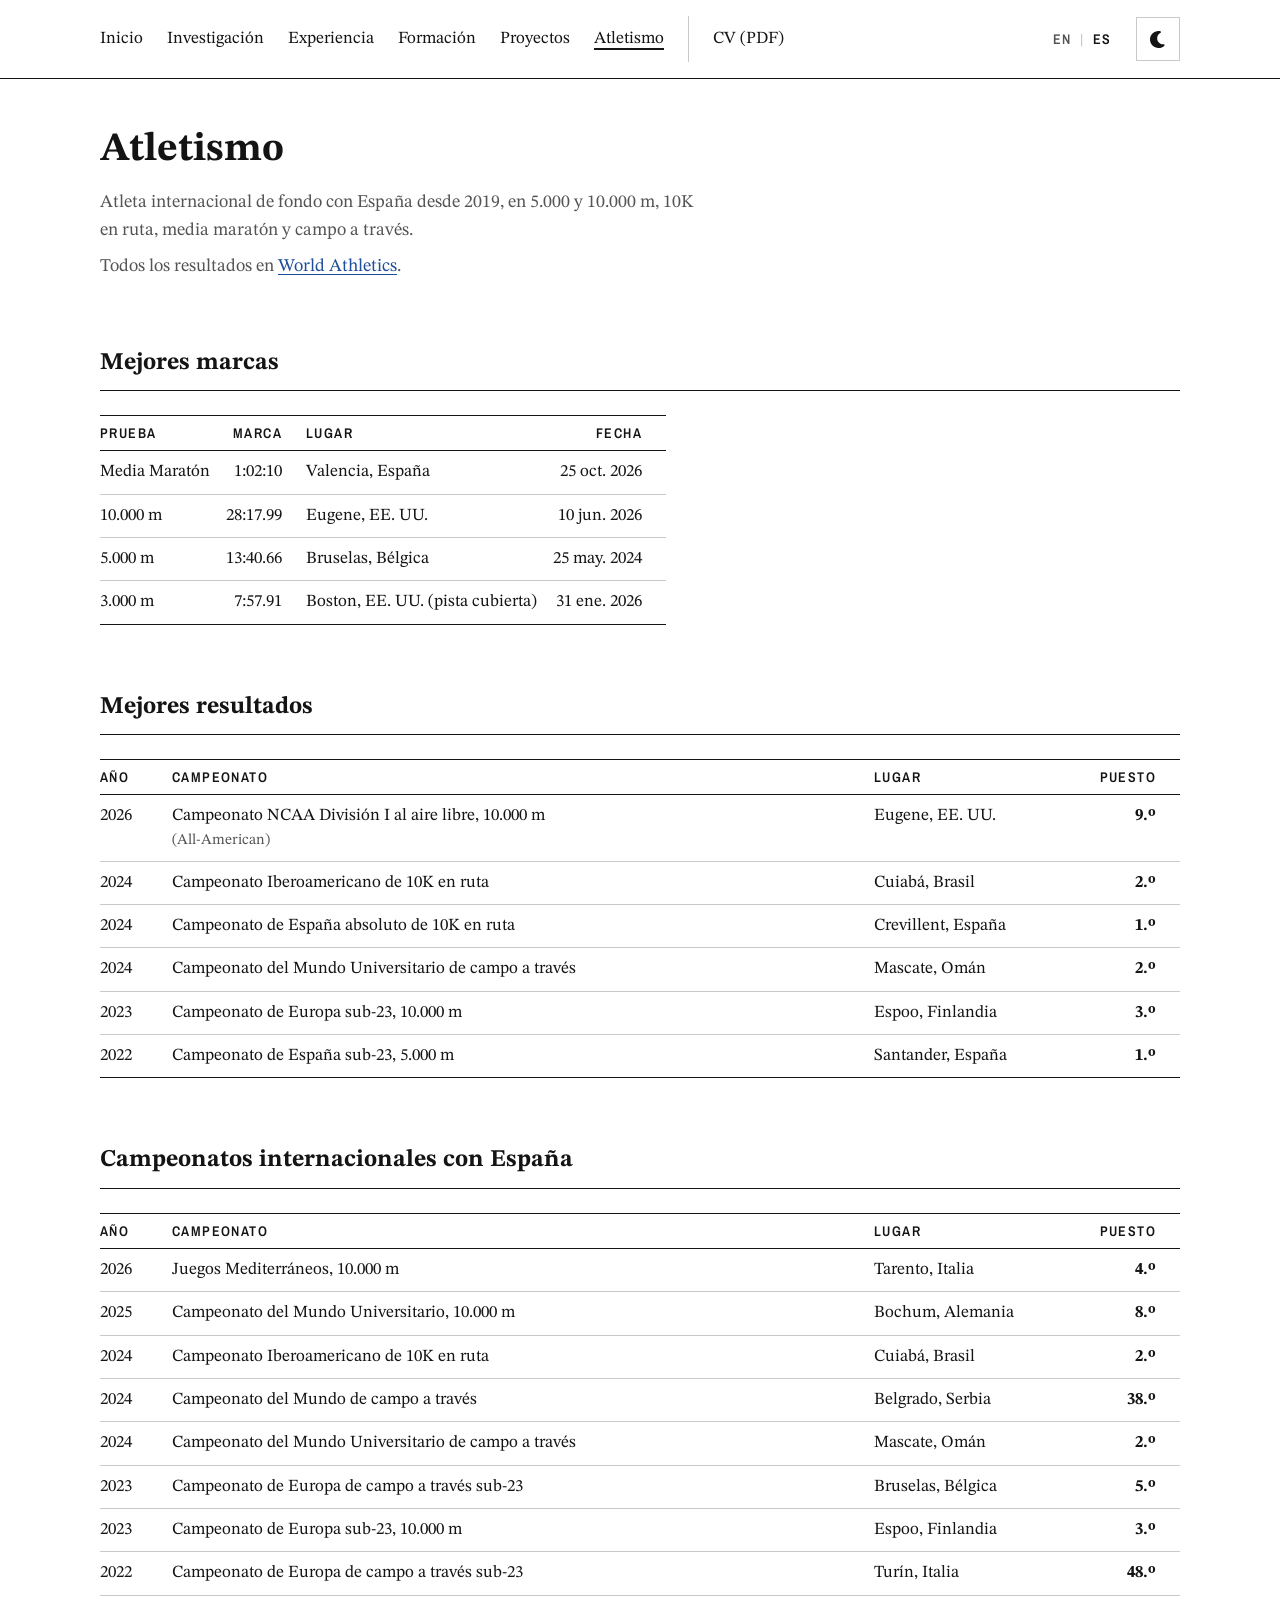
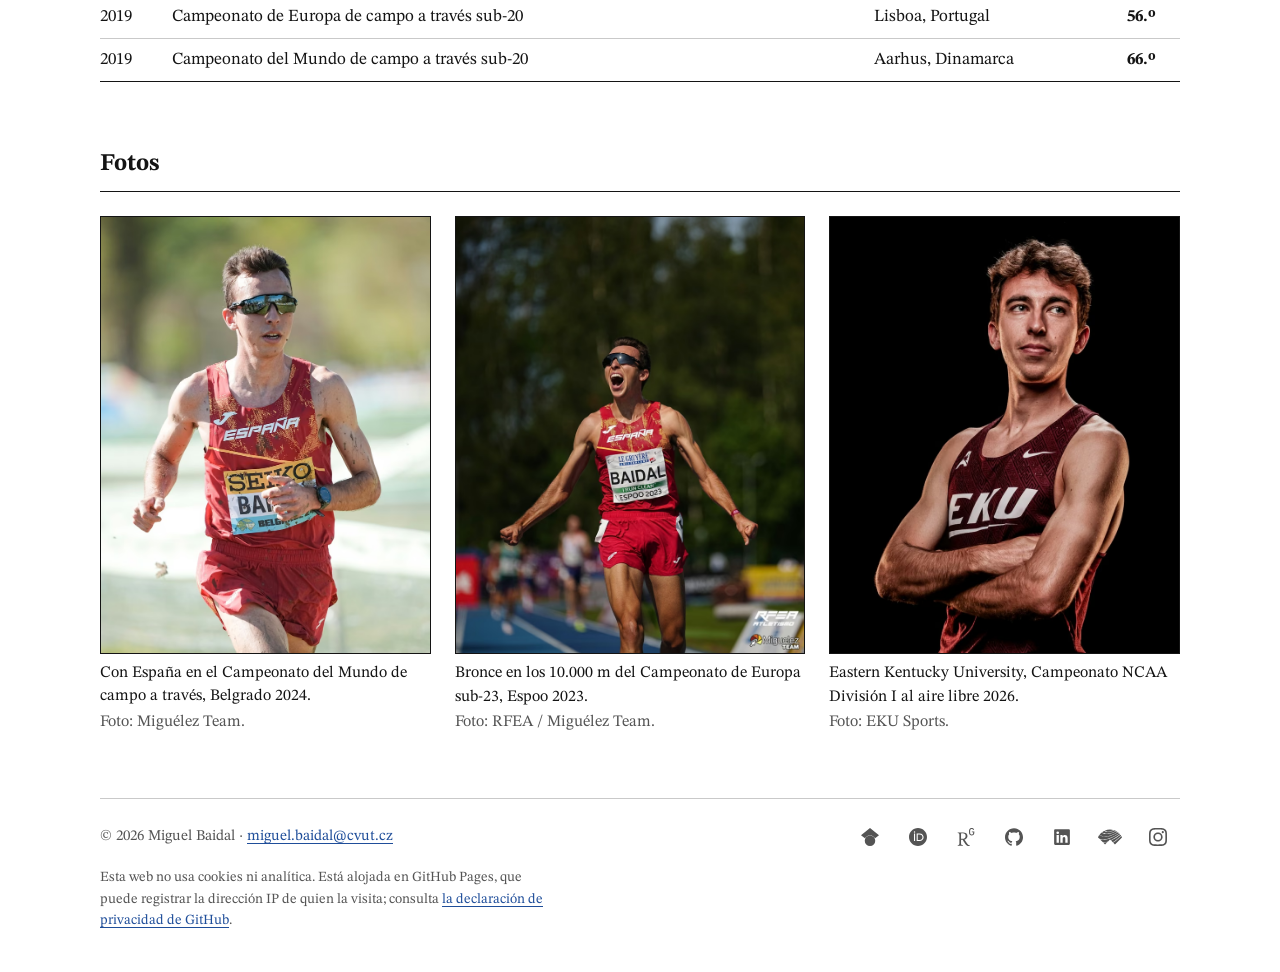
<file: es/athletics/index.html>
<!DOCTYPE html><html lang="es"><head><meta charset="utf-8"><meta name="viewport" content="width=device-width, initial-scale=1"><title>Atletismo · Miguel Baidal</title><meta name="description" content="Atleta internacional de fondo con España desde 2019, en 5.000 y 10.000 m, 10K en ruta, media maratón y campo a través."><link rel="canonical" href="https://miguelbaidal.github.io/es/athletics/"><link rel="alternate" hreflang="en" href="https://miguelbaidal.github.io/athletics/"><link rel="alternate" hreflang="es" href="https://miguelbaidal.github.io/es/athletics/"><link rel="alternate" hreflang="x-default" href="https://miguelbaidal.github.io/athletics/"><meta property="og:type" content="profile"><meta property="og:site_name" content="Miguel Baidal"><meta property="og:title" content="Atletismo · Miguel Baidal"><meta property="og:description" content="Atleta internacional de fondo con España desde 2019, en 5.000 y 10.000 m, 10K en ruta, media maratón y campo a través."><meta property="og:url" content="https://miguelbaidal.github.io/es/athletics/"><meta property="og:locale" content="es_ES"><meta property="og:locale:alternate" content="en_GB"><meta property="og:image" content="https://miguelbaidal.github.io/img/photos/crevillent-2024-1600.jpg"><meta property="og:image:alt" content="Miguel Baidal sonriendo en el podio con la medalla de oro, con camiseta blanca de club y el dorsal de Crevillent 2024."><meta name="twitter:card" content="summary"><link rel="icon" href="/favicon.svg" type="image/svg+xml"><link rel="icon" href="/favicon-32.png" type="image/png" sizes="32x32"><link rel="apple-touch-icon" href="/apple-touch-icon.png"><script type="application/ld+json">{"@context":"https://schema.org","@type":"Person","@id":"https://miguelbaidal.github.io/#person","name":"Miguel Baidal Marco","alternateName":"Miguel Baidal","jobTitle":"PhD Candidate in Computer Science","affiliation":{"@type":"CollegeOrUniversity","name":"Czech Technical University in Prague","department":"Czech Institute of Informatics, Robotics and Cybernetics (CIIRC)"},"alumniOf":[{"@type":"CollegeOrUniversity","name":"Eastern Kentucky University"},{"@type":"CollegeOrUniversity","name":"Universitat Rovira i Virgili"},{"@type":"CollegeOrUniversity","name":"University of Alicante"}],"nationality":{"@type":"Country","name":"Spain"},"knowsAbout":["Agentic AI","Wearable and physiological data","Personalised models","Allostatic load","LLM evaluation in mental health"],"image":"https://miguelbaidal.github.io/img/photos/crevillent-2024-1600.jpg","email":"mailto:miguel.baidal@cvut.cz","url":"https://miguelbaidal.github.io/","sameAs":["https://scholar.google.com/citations?user=jMGmL9IAAAAJ&hl=en","https://orcid.org/0009-0005-6103-8293","https://www.researchgate.net/profile/Miguel-Baidal","https://github.com/miguelbaidal","https://www.linkedin.com/in/miguel-baidal-marco-95475321b","https://worldathletics.org/athletes/spain/miguel-baidal-14846562","https://www.instagram.com/miguelbaidal/","https://es.wikipedia.org/wiki/Miguel_Baidal","https://de.wikipedia.org/wiki/Miguel_Baidal","https://www.wikidata.org/wiki/Q120686787"]}</script><script>
    try {
      const t = localStorage.getItem('theme');
      if (t === 'light' || t === 'dark') document.documentElement.dataset.theme = t;
    } catch (e) {}
  </script><link rel="stylesheet" href="/_astro/Base.DXk0bC92.css"></head><body><a class="skip" href="#main">Saltar al contenido</a><header class="masthead"><div class="sheet masthead-row"><nav aria-label="Secciones"><ul><li><a href="/es/">Inicio</a></li><li><a href="/es/research/">Investigación</a></li><li><a href="/es/experience/">Experiencia</a></li><li><a href="/es/education/">Formación</a></li><li><a href="/es/projects/">Proyectos</a></li><li><a href="/es/athletics/" aria-current="page">Atletismo</a></li><li><a href="/cv/CV_Miguel_Baidal_ES.pdf" class="cv-link">CV (PDF)</a></li></ul></nav><div class="tools"><p class="lang-switch"><a href="/athletics/" hreflang="en" lang="en" title="English"><span aria-hidden="true">EN</span><span class="sr-only">English</span></a><span class="lang-sep" aria-hidden="true">|</span><span class="lang-current" aria-current="true" title="Español">ES</span></p><button class="theme" type="button" id="theme-toggle" data-dark="Oscuro" data-light="Claro" data-switch="Cambiar a tema" aria-label="Cambiar a tema oscuro"><svg class="icon i-moon" viewBox="0 0 512 512" width="18" height="18" aria-hidden="true" focusable="false"><path d="M256 0C114.6 0 0 114.6 0 256S114.6 512 256 512c68.8 0 131.3-27.2 177.3-71.4 7.3-7 9.4-17.9 5.3-27.1s-13.7-14.9-23.8-14.1c-4.9 .4-9.8 .6-14.8 .6-101.6 0-184-82.4-184-184 0-72.1 41.5-134.6 102.1-164.8 9.1-4.5 14.3-14.3 13.1-24.4S322.6 8.5 312.7 6.3C294.4 2.2 275.4 0 256 0z" fill="currentColor"></path></svg><svg class="icon i-sun" viewBox="0 0 576 512" width="18" height="18" aria-hidden="true" focusable="false"><path d="M288-32c8.4 0 16.3 4.4 20.6 11.7L364.1 72.3 468.9 46c8.2-2 16.9 .4 22.8 6.3S500 67 498 75.1l-26.3 104.7 92.7 55.5c7.2 4.3 11.7 12.2 11.7 20.6s-4.4 16.3-11.7 20.6L471.7 332.1 498 436.8c2 8.2-.4 16.9-6.3 22.8S477 468 468.9 466l-104.7-26.3-55.5 92.7c-4.3 7.2-12.2 11.7-20.6 11.7s-16.3-4.4-20.6-11.7L211.9 439.7 107.2 466c-8.2 2-16.8-.4-22.8-6.3S76 445 78 436.8l26.2-104.7-92.6-55.5C4.4 272.2 0 264.4 0 256s4.4-16.3 11.7-20.6L104.3 179.9 78 75.1c-2-8.2 .3-16.8 6.3-22.8S99 44 107.2 46l104.7 26.2 55.5-92.6 1.8-2.6c4.5-5.7 11.4-9.1 18.8-9.1zm0 144a144 144 0 1 0 0 288 144 144 0 1 0 0-288zm0 240a96 96 0 1 1 0-192 96 96 0 1 1 0 192z" fill="currentColor"></path></svg></button></div></div></header><main id="main" class="sheet"><header class="page-head"><h1>Atletismo</h1><p>Atleta internacional de fondo con España desde 2019, en 5.000 y 10.000 m, 10K en ruta, media maratón y campo a través.</p><p>Todos los resultados en <a href="https://worldathletics.org/athletes/spain/miguel-baidal-14846562">World Athletics</a>.</p></header><section class="section" aria-labelledby="pb"><h2 id="pb">Mejores marcas</h2><div class="table-wrap"><table class="narrow"><caption class="sr-only">Mejores marcas personales.</caption><thead><tr><th scope="col">Prueba</th><th scope="col" class="r">Marca</th><th scope="col">Lugar</th><th scope="col" class="r">Fecha</th></tr></thead><tbody><tr><td>Media Maratón</td><td class="num r">1:02:10</td><td>Valencia, España</td><td class="num r">25 oct. 2026</td></tr><tr><td>10.000 m</td><td class="num r">28:17.99</td><td>Eugene, EE. UU.</td><td class="num r">10 jun. 2026</td></tr><tr><td>5.000 m</td><td class="num r">13:40.66</td><td>Bruselas, Bélgica</td><td class="num r">25 may. 2024</td></tr><tr><td>3.000 m</td><td class="num r">7:57.91</td><td>Boston, EE. UU. (pista cubierta)</td><td class="num r">31 ene. 2026</td></tr></tbody></table></div></section><section class="section" aria-labelledby="highlights"><h2 id="highlights">Mejores resultados</h2><div class="table-wrap"><table class="results-table"><thead><tr><th scope="col">Año</th><th scope="col">Campeonato</th><th scope="col">Lugar</th><th scope="col" class="r">Puesto</th></tr></thead><tbody><tr><td class="num">2026</td><td>Campeonato NCAA División I al aire libre, 10.000 m<span class="result-note">(All-American)</span></td><td>Eugene, EE. UU.</td><td class="num r"><b>9.º</b></td></tr><tr><td class="num">2024</td><td>Campeonato Iberoamericano de 10K en ruta</td><td>Cuiabá, Brasil</td><td class="num r"><b>2.º</b></td></tr><tr><td class="num">2024</td><td>Campeonato de España absoluto de 10K en ruta</td><td>Crevillent, España</td><td class="num r"><b>1.º</b></td></tr><tr><td class="num">2024</td><td>Campeonato del Mundo Universitario de campo a través</td><td>Mascate, Omán</td><td class="num r"><b>2.º</b></td></tr><tr><td class="num">2023</td><td>Campeonato de Europa sub-23, 10.000 m</td><td>Espoo, Finlandia</td><td class="num r"><b>3.º</b></td></tr><tr><td class="num">2022</td><td>Campeonato de España sub-23, 5.000 m</td><td>Santander, España</td><td class="num r"><b>1.º</b></td></tr></tbody></table></div></section><section class="section" aria-labelledby="spain"><h2 id="spain">Campeonatos internacionales con España</h2><div class="table-wrap"><table class="results-table"><thead><tr><th scope="col">Año</th><th scope="col">Campeonato</th><th scope="col">Lugar</th><th scope="col" class="r">Puesto</th></tr></thead><tbody><tr><td class="num">2026</td><td>Juegos Mediterráneos, 10.000 m</td><td>Tarento, Italia</td><td class="num r"><b>4.º</b></td></tr><tr><td class="num">2025</td><td>Campeonato del Mundo Universitario, 10.000 m</td><td>Bochum, Alemania</td><td class="num r"><b>8.º</b></td></tr><tr><td class="num">2024</td><td>Campeonato Iberoamericano de 10K en ruta</td><td>Cuiabá, Brasil</td><td class="num r"><b>2.º</b></td></tr><tr><td class="num">2024</td><td>Campeonato del Mundo de campo a través</td><td>Belgrado, Serbia</td><td class="num r"><b>38.º</b></td></tr><tr><td class="num">2024</td><td>Campeonato del Mundo Universitario de campo a través</td><td>Mascate, Omán</td><td class="num r"><b>2.º</b></td></tr><tr><td class="num">2023</td><td>Campeonato de Europa de campo a través sub-23</td><td>Bruselas, Bélgica</td><td class="num r"><b>5.º</b></td></tr><tr><td class="num">2023</td><td>Campeonato de Europa sub-23, 10.000 m</td><td>Espoo, Finlandia</td><td class="num r"><b>3.º</b></td></tr><tr><td class="num">2022</td><td>Campeonato de Europa de campo a través sub-23</td><td>Turín, Italia</td><td class="num r"><b>48.º</b></td></tr><tr><td class="num">2019</td><td>Campeonato de Europa de campo a través sub-20</td><td>Lisboa, Portugal</td><td class="num r"><b>56.º</b></td></tr><tr><td class="num">2019</td><td>Campeonato del Mundo de campo a través sub-20</td><td>Aarhus, Dinamarca</td><td class="num r"><b>66.º</b></td></tr></tbody></table></div></section><section class="section" aria-labelledby="photos"><h2 id="photos">Fotos</h2><div class="gallery"><div class="gallery-item" style="flex: 0.7540056550424128 1 0"><figure class="photo"><picture><source type="image/avif" srcset="/img/photos/belgrade-2024-800.avif 800w, /img/photos/belgrade-2024-1600.avif 1600w" sizes="(max-width: 560px) 100vw, (max-width: 1120px) 31vw, 350px"><source type="image/webp" srcset="/img/photos/belgrade-2024-800.webp 800w, /img/photos/belgrade-2024-1600.webp 1600w" sizes="(max-width: 560px) 100vw, (max-width: 1120px) 31vw, 350px"><img src="/img/photos/belgrade-2024-800.jpg" srcset="/img/photos/belgrade-2024-800.jpg 800w, /img/photos/belgrade-2024-1600.jpg 1600w" sizes="(max-width: 560px) 100vw, (max-width: 1120px) 31vw, 350px" width="1600" height="2122" alt="Miguel Baidal corriendo campo a través con la equipación de la selección española, con barro en los brazos." loading="lazy" decoding="async"></picture><figcaption>Con España en el Campeonato del Mundo de campo a través, Belgrado 2024.<span class="credit"> Foto: Miguélez Team.</span></figcaption></figure></div><div class="gallery-item" style="flex: 0.8 1 0"><figure class="photo"><picture><source type="image/avif" srcset="/img/photos/espoo-2023-800.avif 800w, /img/photos/espoo-2023-1600.avif 1600w" sizes="(max-width: 560px) 100vw, (max-width: 1120px) 31vw, 350px"><source type="image/webp" srcset="/img/photos/espoo-2023-800.webp 800w, /img/photos/espoo-2023-1600.webp 1600w" sizes="(max-width: 560px) 100vw, (max-width: 1120px) 31vw, 350px"><img src="/img/photos/espoo-2023-800.jpg" srcset="/img/photos/espoo-2023-800.jpg 800w, /img/photos/espoo-2023-1600.jpg 1600w" sizes="(max-width: 560px) 100vw, (max-width: 1120px) 31vw, 350px" width="1600" height="2000" alt="Miguel Baidal con la equipación de la selección española celebrando con los brazos abiertos al llegar a meta." loading="lazy" decoding="async"></picture><figcaption>Bronce en los 10.000 m del Campeonato de Europa sub-23, Espoo 2023.<span class="credit"> Foto: RFEA / Miguélez Team.</span></figcaption></figure></div><div class="gallery-item" style="flex: 0.8 1 0"><figure class="photo"><picture><source type="image/avif" srcset="/img/photos/ncaa-2026-portrait-800.avif 800w, /img/photos/ncaa-2026-portrait-1600.avif 1112w" sizes="(max-width: 560px) 100vw, (max-width: 1120px) 31vw, 350px"><source type="image/webp" srcset="/img/photos/ncaa-2026-portrait-800.webp 800w, /img/photos/ncaa-2026-portrait-1600.webp 1112w" sizes="(max-width: 560px) 100vw, (max-width: 1120px) 31vw, 350px"><img src="/img/photos/ncaa-2026-portrait-800.jpg" srcset="/img/photos/ncaa-2026-portrait-800.jpg 800w, /img/photos/ncaa-2026-portrait-1600.jpg 1112w" sizes="(max-width: 560px) 100vw, (max-width: 1120px) 31vw, 350px" width="1112" height="1390" alt="Retrato de estudio de Miguel Baidal con la camiseta de Eastern Kentucky University, brazos cruzados, sobre fondo negro." loading="lazy" decoding="async"></picture><figcaption>Eastern Kentucky University, Campeonato NCAA División I al aire libre 2026.<span class="credit"> Foto: EKU Sports.</span></figcaption></figure></div></div></section></main><footer class="sheet colophon"><div class="colophon-inner"><p>© 2026 Miguel Baidal · <a href="mailto:miguel.baidal@cvut.cz">miguel.baidal@cvut.cz</a></p><p class="foot-links"><a href="https://scholar.google.com/citations?user=jMGmL9IAAAAJ&amp;hl=en" aria-label="Google Scholar" title="Google Scholar"><svg class="icon" viewBox="0 0 24 24" width="18" height="18" aria-hidden="true" focusable="false"><path d="M5.242 13.769L0 9.5 12 0l12 9.5-5.242 4.269C17.548 11.249 14.978 9.5 12 9.5c-2.977 0-5.548 1.748-6.758 4.269zM12 10a7 7 0 1 0 0 14 7 7 0 0 0 0-14z" fill="currentColor"></path></svg></a><a href="https://orcid.org/0009-0005-6103-8293" aria-label="ORCID" title="ORCID"><svg class="icon" viewBox="0 0 24 24" width="18" height="18" aria-hidden="true" focusable="false"><path d="M12 0C5.372 0 0 5.372 0 12s5.372 12 12 12 12-5.372 12-12S18.628 0 12 0zM7.369 4.378c.525 0 .947.431.947.947s-.422.947-.947.947a.95.95 0 0 1-.947-.947c0-.525.422-.947.947-.947zm-.722 3.038h1.444v10.041H6.647V7.416zm3.562 0h3.9c3.712 0 5.344 2.653 5.344 5.025 0 2.578-2.016 5.025-5.325 5.025h-3.919V7.416zm1.444 1.303v7.444h2.297c3.272 0 4.022-2.484 4.022-3.722 0-2.016-1.284-3.722-4.097-3.722h-2.222z" fill="currentColor"></path></svg></a><a href="https://www.researchgate.net/profile/Miguel-Baidal" aria-label="ResearchGate" title="ResearchGate"><svg class="icon" viewBox="0 0 24 24" width="18" height="18" aria-hidden="true" focusable="false"><path d="M19.586 0c-.818 0-1.508.19-2.073.565-.563.377-.97.936-1.213 1.68a3.193 3.193 0 0 0-.112.437 8.365 8.365 0 0 0-.078.53 9 9 0 0 0-.05.727c-.01.282-.013.621-.013 1.016a31.121 31.123 0 0 0 .014 1.017 9 9 0 0 0 .05.727 7.946 7.946 0 0 0 .077.53h-.005a3.334 3.334 0 0 0 .113.438c.245.743.65 1.303 1.214 1.68.565.376 1.256.564 2.075.564.8 0 1.536-.213 2.105-.603.57-.39.94-.916 1.175-1.65.076-.235.135-.558.177-.93a10.9 10.9 0 0 0 .043-1.207v-.82c0-.095-.047-.142-.14-.142h-3.064c-.094 0-.14.047-.14.141v.956c0 .094.046.14.14.14h1.666c.056 0 .084.03.084.086 0 .36 0 .62-.036.865-.038.244-.1.447-.147.606-.108.385-.348.664-.638.876-.29.212-.738.35-1.227.35-.545 0-.901-.15-1.21-.353-.306-.203-.517-.454-.67-.915a3.136 3.136 0 0 1-.147-.762 17.366 17.367 0 0 1-.034-.656c-.01-.26-.014-.572-.014-.939a26.401 26.403 0 0 1 .014-.938 15.821 15.822 0 0 1 .035-.656 3.19 3.19 0 0 1 .148-.76 1.89 1.89 0 0 1 .742-1.01c.344-.244.593-.352 1.137-.352.508 0 .815.096 1.144.303.33.207.528.492.764.925.047.094.111.118.198.07l1.044-.43c.075-.048.09-.115.042-.199a3.549 3.549 0 0 0-.466-.742 3 3 0 0 0-.679-.607 3.313 3.313 0 0 0-.903-.41A4.068 4.068 0 0 0 19.586 0zM8.217 5.836c-1.69 0-3.036.086-4.297.086-1.146 0-2.291 0-3.007-.029v.831l1.088.2c.744.144 1.174.488 1.174 2.264v11.288c0 1.777-.43 2.12-1.174 2.263l-1.088.2v.832c.773-.029 2.12-.086 3.465-.086 1.29 0 2.951.057 3.667.086v-.831l-1.49-.2c-.773-.115-1.174-.487-1.174-2.264v-4.784c.688.057 1.29.057 2.206.057 1.748 3.123 3.41 5.472 4.355 6.56.86 1.032 2.177 1.691 3.839 1.691.487 0 1.003-.086 1.318-.23v-.744c-1.031 0-2.063-.716-2.808-1.518-1.26-1.376-2.95-3.582-4.355-6.074 2.32-.545 4.04-2.722 4.04-4.9 0-3.208-2.492-4.698-5.758-4.698zm-.515 1.29c2.406 0 3.839 1.26 3.839 3.552 0 2.263-1.547 3.782-4.097 3.782-.974 0-1.404-.03-2.063-.086v-7.19c.66-.059 1.547-.059 2.32-.059z" fill="currentColor"></path></svg></a><a href="https://github.com/miguelbaidal" aria-label="GitHub" title="GitHub"><svg class="icon" viewBox="0 0 24 24" width="18" height="18" aria-hidden="true" focusable="false"><path d="M12 .297c-6.63 0-12 5.373-12 12 0 5.303 3.438 9.8 8.205 11.385.6.113.82-.258.82-.577 0-.285-.01-1.04-.015-2.04-3.338.724-4.042-1.61-4.042-1.61C4.422 18.07 3.633 17.7 3.633 17.7c-1.087-.744.084-.729.084-.729 1.205.084 1.838 1.236 1.838 1.236 1.07 1.835 2.809 1.305 3.495.998.108-.776.417-1.305.76-1.605-2.665-.3-5.466-1.332-5.466-5.93 0-1.31.465-2.38 1.235-3.22-.135-.303-.54-1.523.105-3.176 0 0 1.005-.322 3.3 1.23.96-.267 1.98-.399 3-.405 1.02.006 2.04.138 3 .405 2.28-1.552 3.285-1.23 3.285-1.23.645 1.653.24 2.873.12 3.176.765.84 1.23 1.91 1.23 3.22 0 4.61-2.805 5.625-5.475 5.92.42.36.81 1.096.81 2.22 0 1.606-.015 2.896-.015 3.286 0 .315.21.69.825.57C20.565 22.092 24 17.592 24 12.297c0-6.627-5.373-12-12-12" fill="currentColor"></path></svg></a><a href="https://www.linkedin.com/in/miguel-baidal-marco-95475321b" aria-label="LinkedIn" title="LinkedIn"><svg class="icon" viewBox="0 0 448 512" width="18" height="18" aria-hidden="true" focusable="false"><path d="M416 32L31.9 32C14.3 32 0 46.5 0 64.3L0 447.7C0 465.5 14.3 480 31.9 480L416 480c17.6 0 32-14.5 32-32.3l0-383.4C448 46.5 433.6 32 416 32zM135.4 416l-66.4 0 0-213.8 66.5 0 0 213.8-.1 0zM102.2 96a38.5 38.5 0 1 1 0 77 38.5 38.5 0 1 1 0-77zM384.3 416l-66.4 0 0-104c0-24.8-.5-56.7-34.5-56.7-34.6 0-39.9 27-39.9 54.9l0 105.8-66.4 0 0-213.8 63.7 0 0 29.2 .9 0c8.9-16.8 30.6-34.5 62.9-34.5 67.2 0 79.7 44.3 79.7 101.9l0 117.2z" fill="currentColor"></path></svg></a><a href="https://worldathletics.org/athletes/spain/miguel-baidal-14846562" aria-label="World Athletics" title="World Athletics"><svg class="icon wide" viewBox="180.272 -437.793 64.713 40.079" width="18" height="18" aria-hidden="true" focusable="false"><path d="M184.264-412.771l-.119-.046-3.873-3.874a35.312,35.312,0,0,1,3.528-6.2c2.218,2.079,6.668,4.505,15.354,4.505.306,0,.617,0,.933-.009,14.888-.289,30.215-9.565,33.836-12.255a35.241,35.241,0,0,1,2.925,2.462,116.565,116.565,0,0,1-24.327,12.967,55.658,55.658,0,0,1-16.214,3.786A32.971,32.971,0,0,1,184.264-412.771Zm.139-10.966c.9.982,3.793,2.893,8.883,3.822,4.151.758,11.043,1.042,20.3-1.912a73.522,73.522,0,0,0,19.472-9.459,35.422,35.422,0,0,0-3.386-2.125,62.912,62.912,0,0,1-21.445,7.368,42.094,42.094,0,0,1-6.157.513,23.784,23.784,0,0,1-5.753-.647,9.513,9.513,0,0,1-5.718-3.5q-.112-.163-.177-.276A36.192,36.192,0,0,0,184.4-423.737Zm23.145-9.155a44.918,44.918,0,0,0,15.321-3.168c.081-.036.213-.1.288-.133a35.639,35.639,0,0,0-10.534-1.6,35.233,35.233,0,0,0-14.114,2.931,1.071,1.071,0,0,0,.169.343C199.77-433.088,203.976-432.741,207.548-432.893Zm.528,5.827a60.733,60.733,0,0,0,20.535-6.909,35.108,35.108,0,0,0-4.086-1.76c-.119.073-.278.166-.416.234-1.932.959-7.412,3.233-16.556,3.637q-.912.04-1.755.04a23.259,23.259,0,0,1-4.448-.371,5.59,5.59,0,0,1-3.5-1.7,2.262,2.262,0,0,1-.291-.529,35.348,35.348,0,0,0-6.314,3.833,5.337,5.337,0,0,0,.76.989C195.635-425.831,203.632-426.394,208.076-427.065Zm-8.827,29.351,6.549-6.549a40.439,40.439,0,0,1-11.167,1.931Zm43.981-22.426c-.509.445-1.062.932-1.656,1.457-4.849,4.277-12.175,10.74-20.6,15.943L226-397.714,244.985-416.7A35.166,35.166,0,0,0,243.231-420.14Zm-.54-.9a35.46,35.46,0,0,0-2.137-3.072,130.507,130.507,0,0,1-24.977,15.979l4.646,4.644c8.288-5.075,16.572-12.366,21.037-16.3Q242.068-420.5,242.691-421.04Zm-5.09-6.416c-4.072,3.035-22.892,15-38.627,16.843a41.708,41.708,0,0,1-4.774.264,35.955,35.955,0,0,1-8.519-.938l7.957,7.959a45.522,45.522,0,0,0,13.778-2.554l5.206-5.206,2.182,2.181a135.8,135.8,0,0,0,25.11-16Q238.82-426.238,237.6-427.456Z" fill="currentColor"></path></svg></a><a href="https://www.instagram.com/miguelbaidal/" aria-label="Instagram" title="Instagram"><svg class="icon" viewBox="0 0 24 24" width="18" height="18" aria-hidden="true" focusable="false"><path d="M7.0301.084c-1.2768.0602-2.1487.264-2.911.5634-.7888.3075-1.4575.72-2.1228 1.3877-.6652.6677-1.075 1.3368-1.3802 2.127-.2954.7638-.4956 1.6365-.552 2.914-.0564 1.2775-.0689 1.6882-.0626 4.947.0062 3.2586.0206 3.6671.0825 4.9473.061 1.2765.264 2.1482.5635 2.9107.308.7889.72 1.4573 1.388 2.1228.6679.6655 1.3365 1.0743 2.1285 1.38.7632.295 1.6361.4961 2.9134.552 1.2773.056 1.6884.069 4.9462.0627 3.2578-.0062 3.668-.0207 4.9478-.0814 1.28-.0607 2.147-.2652 2.9098-.5633.7889-.3086 1.4578-.72 2.1228-1.3881.665-.6682 1.0745-1.3378 1.3795-2.1284.2957-.7632.4966-1.636.552-2.9124.056-1.2809.0692-1.6898.063-4.948-.0063-3.2583-.021-3.6668-.0817-4.9465-.0607-1.2797-.264-2.1487-.5633-2.9117-.3084-.7889-.72-1.4568-1.3876-2.1228C21.2982 1.33 20.628.9208 19.8378.6165 19.074.321 18.2017.1197 16.9244.0645 15.6471.0093 15.236-.005 11.977.0014 8.718.0076 8.31.0215 7.0301.0839m.1402 21.6932c-1.17-.0509-1.8053-.2453-2.2287-.408-.5606-.216-.96-.4771-1.3819-.895-.422-.4178-.6811-.8186-.9-1.378-.1644-.4234-.3624-1.058-.4171-2.228-.0595-1.2645-.072-1.6442-.079-4.848-.007-3.2037.0053-3.583.0607-4.848.05-1.169.2456-1.805.408-2.2282.216-.5613.4762-.96.895-1.3816.4188-.4217.8184-.6814 1.3783-.9003.423-.1651 1.0575-.3614 2.227-.4171 1.2655-.06 1.6447-.072 4.848-.079 3.2033-.007 3.5835.005 4.8495.0608 1.169.0508 1.8053.2445 2.228.408.5608.216.96.4754 1.3816.895.4217.4194.6816.8176.9005 1.3787.1653.4217.3617 1.056.4169 2.2263.0602 1.2655.0739 1.645.0796 4.848.0058 3.203-.0055 3.5834-.061 4.848-.051 1.17-.245 1.8055-.408 2.2294-.216.5604-.4763.96-.8954 1.3814-.419.4215-.8181.6811-1.3783.9-.4224.1649-1.0577.3617-2.2262.4174-1.2656.0595-1.6448.072-4.8493.079-3.2045.007-3.5825-.006-4.848-.0608M16.953 5.5864A1.44 1.44 0 1 0 18.39 4.144a1.44 1.44 0 0 0-1.437 1.4424M5.8385 12.012c.0067 3.4032 2.7706 6.1557 6.173 6.1493 3.4026-.0065 6.157-2.7701 6.1506-6.1733-.0065-3.4032-2.771-6.1565-6.174-6.1498-3.403.0067-6.156 2.771-6.1496 6.1738M8 12.0077a4 4 0 1 1 4.008 3.9921A3.9996 3.9996 0 0 1 8 12.0077" fill="currentColor"></path></svg></a></p></div><p class="privacy">Esta web no usa cookies ni analítica. Está alojada en GitHub Pages, que puede registrar la dirección IP de quien la visita; consulta <a href="https://docs.github.com/en/site-policy/privacy-policies/github-general-privacy-statement">la declaración de privacidad de GitHub</a>.</p></footer><script>
    (function () {
      const root = document.documentElement;
      const btn = document.getElementById('theme-toggle');
      const media = window.matchMedia('(prefers-color-scheme: dark)');
      const current = () => root.dataset.theme || (media.matches ? 'dark' : 'light');
      const label = () => {
        const next = current() === 'dark' ? 'light' : 'dark';
        const word = next === 'dark' ? btn.dataset.dark : btn.dataset.light;
        btn.dataset.next = next; // CSS shows the moon when the next theme is dark, the sun otherwise
        btn.setAttribute('aria-label', btn.dataset.switch + ' ' + word.toLowerCase());
        btn.title = btn.getAttribute('aria-label');
      };
      btn.addEventListener('click', () => {
        const next = current() === 'dark' ? 'light' : 'dark';
        root.dataset.theme = next;
        try { localStorage.setItem('theme', next); } catch (e) {}
        label();
      });
      media.addEventListener('change', label);
      label();
    })();
  </script></body></html>
</file>
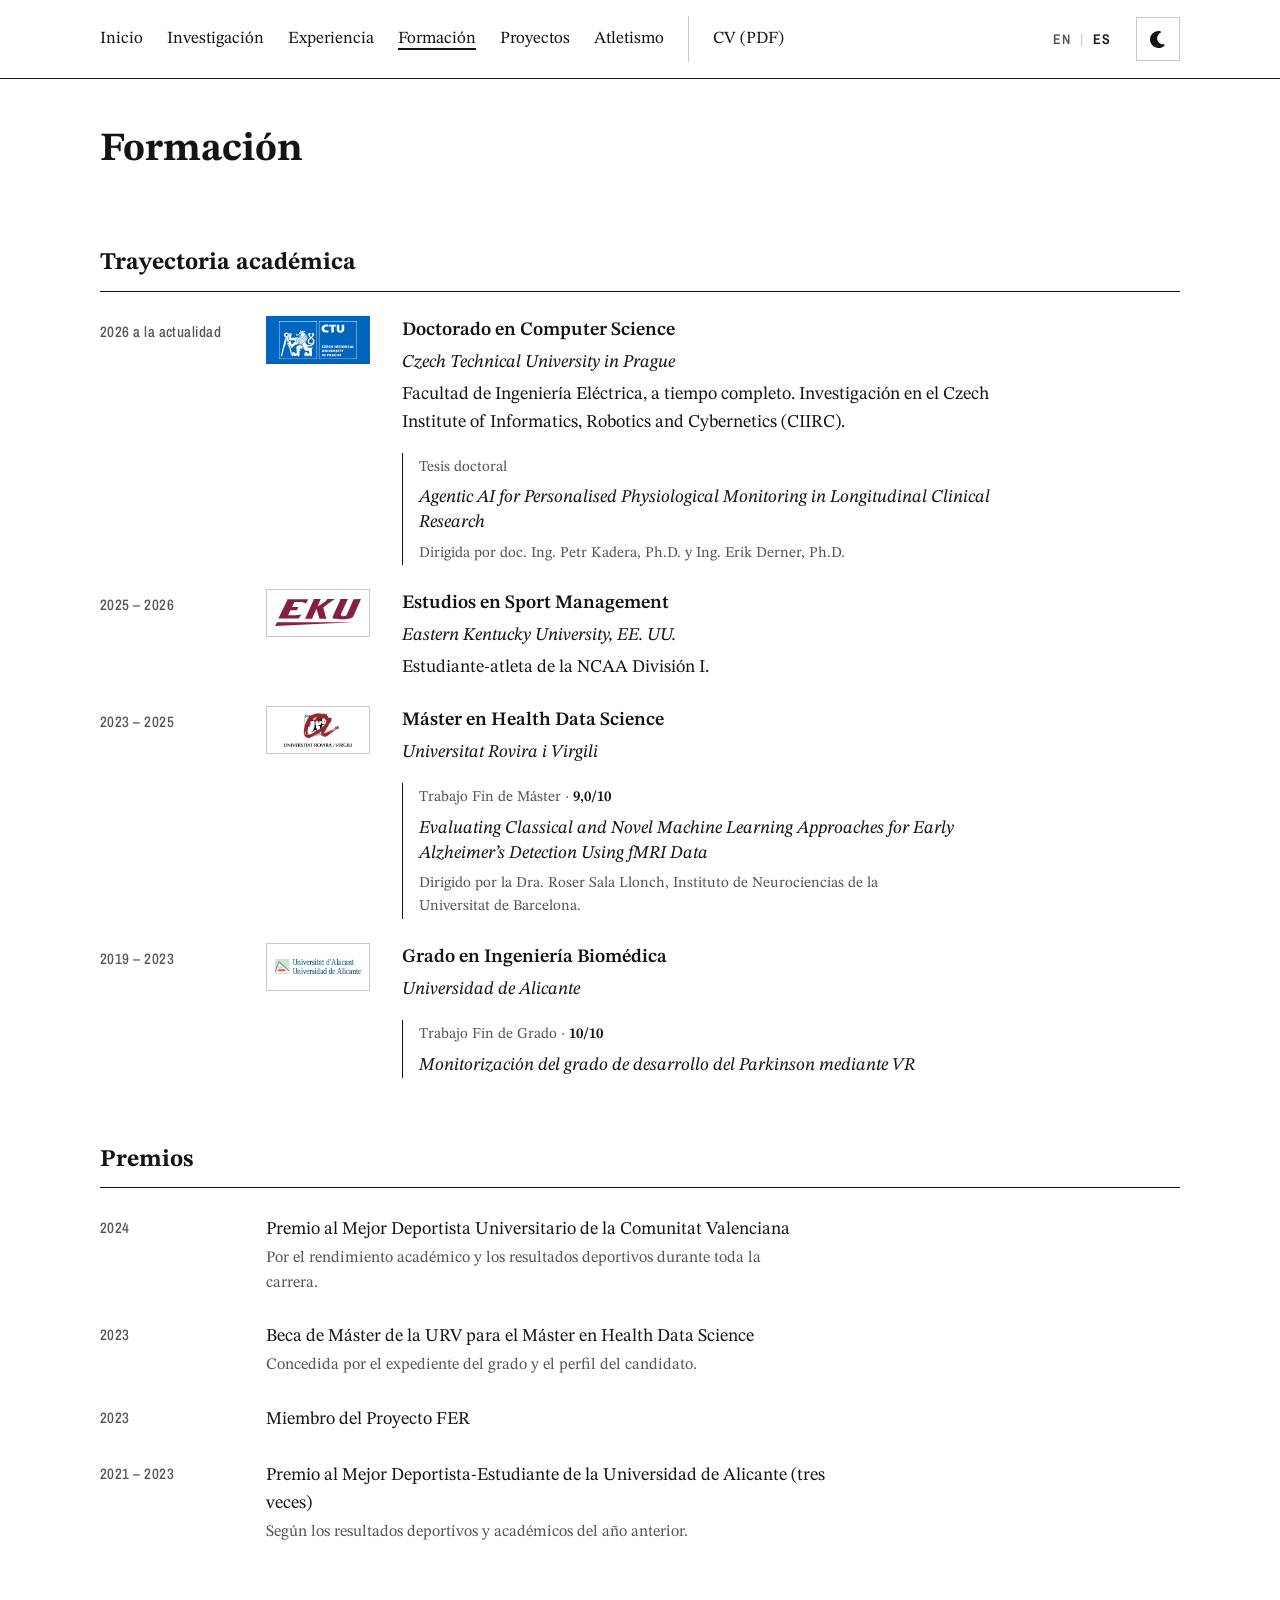
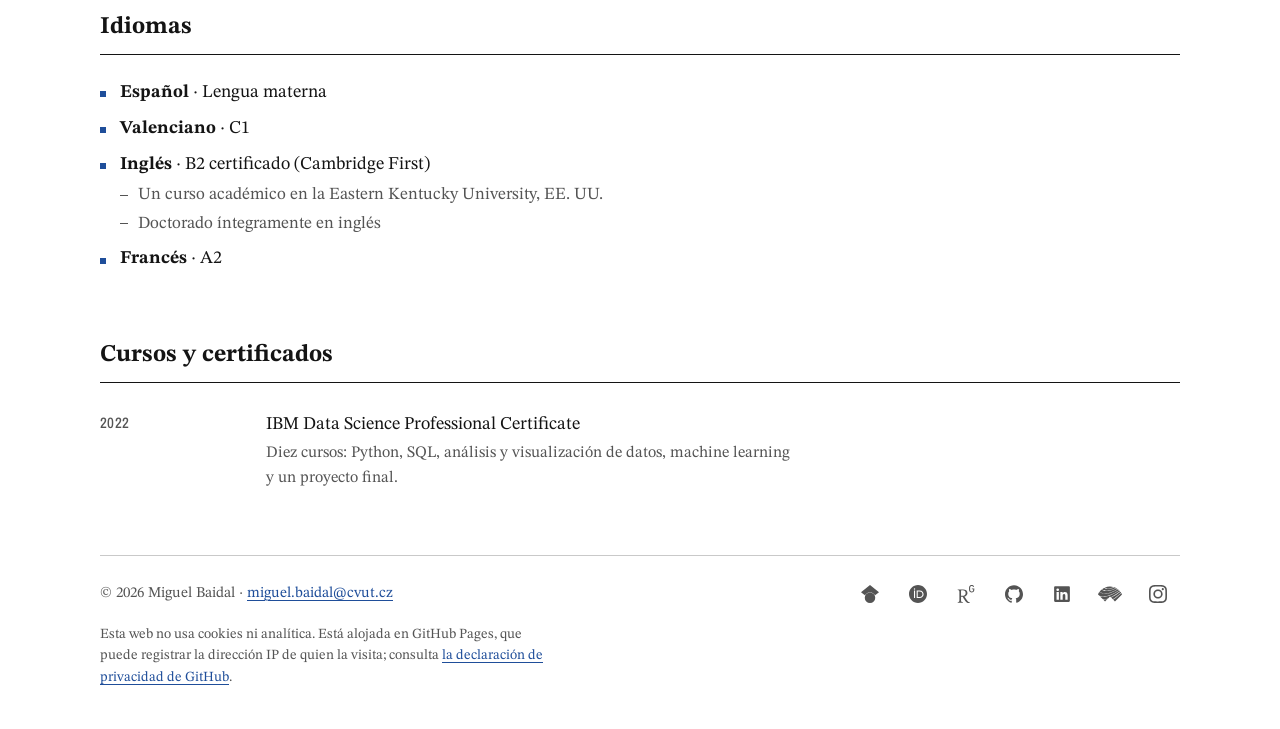
<file: es/education/index.html>
<!DOCTYPE html><html lang="es"><head><meta charset="utf-8"><meta name="viewport" content="width=device-width, initial-scale=1"><title>Formación · Miguel Baidal</title><meta name="description" content="Formación de Miguel Baidal: doctorado en Computer Science en la Czech Technical University in Prague, máster en Health Data Science (URV) y grado en Ingeniería Biomédica (Universidad de Alicante)."><link rel="canonical" href="https://miguelbaidal.github.io/es/education/"><link rel="alternate" hreflang="en" href="https://miguelbaidal.github.io/education/"><link rel="alternate" hreflang="es" href="https://miguelbaidal.github.io/es/education/"><link rel="alternate" hreflang="x-default" href="https://miguelbaidal.github.io/education/"><meta property="og:type" content="profile"><meta property="og:site_name" content="Miguel Baidal"><meta property="og:title" content="Formación · Miguel Baidal"><meta property="og:description" content="Formación de Miguel Baidal: doctorado en Computer Science en la Czech Technical University in Prague, máster en Health Data Science (URV) y grado en Ingeniería Biomédica (Universidad de Alicante)."><meta property="og:url" content="https://miguelbaidal.github.io/es/education/"><meta property="og:locale" content="es_ES"><meta property="og:locale:alternate" content="en_GB"><meta property="og:image" content="https://miguelbaidal.github.io/img/photos/crevillent-2024-1600.jpg"><meta property="og:image:alt" content="Miguel Baidal sonriendo en el podio con la medalla de oro, con camiseta blanca de club y el dorsal de Crevillent 2024."><meta name="twitter:card" content="summary"><link rel="icon" href="/favicon.svg" type="image/svg+xml"><link rel="icon" href="/favicon-32.png" type="image/png" sizes="32x32"><link rel="apple-touch-icon" href="/apple-touch-icon.png"><script type="application/ld+json">{"@context":"https://schema.org","@type":"Person","@id":"https://miguelbaidal.github.io/#person","name":"Miguel Baidal Marco","alternateName":"Miguel Baidal","jobTitle":"PhD Candidate in Computer Science","affiliation":{"@type":"CollegeOrUniversity","name":"Czech Technical University in Prague","department":"Czech Institute of Informatics, Robotics and Cybernetics (CIIRC)"},"alumniOf":[{"@type":"CollegeOrUniversity","name":"Eastern Kentucky University"},{"@type":"CollegeOrUniversity","name":"Universitat Rovira i Virgili"},{"@type":"CollegeOrUniversity","name":"University of Alicante"}],"nationality":{"@type":"Country","name":"Spain"},"knowsAbout":["Agentic AI","Wearable and physiological data","Personalised models","Allostatic load","LLM evaluation in mental health"],"image":"https://miguelbaidal.github.io/img/photos/crevillent-2024-1600.jpg","email":"mailto:miguel.baidal@cvut.cz","url":"https://miguelbaidal.github.io/","sameAs":["https://scholar.google.com/citations?user=jMGmL9IAAAAJ&hl=en","https://orcid.org/0009-0005-6103-8293","https://www.researchgate.net/profile/Miguel-Baidal","https://github.com/miguelbaidal","https://www.linkedin.com/in/miguel-baidal-marco-95475321b","https://worldathletics.org/athletes/spain/miguel-baidal-14846562","https://www.instagram.com/miguelbaidal/","https://es.wikipedia.org/wiki/Miguel_Baidal","https://de.wikipedia.org/wiki/Miguel_Baidal","https://www.wikidata.org/wiki/Q120686787"]}</script><script>
    try {
      const t = localStorage.getItem('theme');
      if (t === 'light' || t === 'dark') document.documentElement.dataset.theme = t;
    } catch (e) {}
  </script><link rel="stylesheet" href="/_astro/Base.DXk0bC92.css"></head><body><a class="skip" href="#main">Saltar al contenido</a><header class="masthead"><div class="sheet masthead-row"><nav aria-label="Secciones"><ul><li><a href="/es/">Inicio</a></li><li><a href="/es/research/">Investigación</a></li><li><a href="/es/experience/">Experiencia</a></li><li><a href="/es/education/" aria-current="page">Formación</a></li><li><a href="/es/projects/">Proyectos</a></li><li><a href="/es/athletics/">Atletismo</a></li><li><a href="/cv/CV_Miguel_Baidal_ES.pdf" class="cv-link">CV (PDF)</a></li></ul></nav><div class="tools"><p class="lang-switch"><a href="/education/" hreflang="en" lang="en" title="English"><span aria-hidden="true">EN</span><span class="sr-only">English</span></a><span class="lang-sep" aria-hidden="true">|</span><span class="lang-current" aria-current="true" title="Español">ES</span></p><button class="theme" type="button" id="theme-toggle" data-dark="Oscuro" data-light="Claro" data-switch="Cambiar a tema" aria-label="Cambiar a tema oscuro"><svg class="icon i-moon" viewBox="0 0 512 512" width="18" height="18" aria-hidden="true" focusable="false"><path d="M256 0C114.6 0 0 114.6 0 256S114.6 512 256 512c68.8 0 131.3-27.2 177.3-71.4 7.3-7 9.4-17.9 5.3-27.1s-13.7-14.9-23.8-14.1c-4.9 .4-9.8 .6-14.8 .6-101.6 0-184-82.4-184-184 0-72.1 41.5-134.6 102.1-164.8 9.1-4.5 14.3-14.3 13.1-24.4S322.6 8.5 312.7 6.3C294.4 2.2 275.4 0 256 0z" fill="currentColor"></path></svg><svg class="icon i-sun" viewBox="0 0 576 512" width="18" height="18" aria-hidden="true" focusable="false"><path d="M288-32c8.4 0 16.3 4.4 20.6 11.7L364.1 72.3 468.9 46c8.2-2 16.9 .4 22.8 6.3S500 67 498 75.1l-26.3 104.7 92.7 55.5c7.2 4.3 11.7 12.2 11.7 20.6s-4.4 16.3-11.7 20.6L471.7 332.1 498 436.8c2 8.2-.4 16.9-6.3 22.8S477 468 468.9 466l-104.7-26.3-55.5 92.7c-4.3 7.2-12.2 11.7-20.6 11.7s-16.3-4.4-20.6-11.7L211.9 439.7 107.2 466c-8.2 2-16.8-.4-22.8-6.3S76 445 78 436.8l26.2-104.7-92.6-55.5C4.4 272.2 0 264.4 0 256s4.4-16.3 11.7-20.6L104.3 179.9 78 75.1c-2-8.2 .3-16.8 6.3-22.8S99 44 107.2 46l104.7 26.2 55.5-92.6 1.8-2.6c4.5-5.7 11.4-9.1 18.8-9.1zm0 144a144 144 0 1 0 0 288 144 144 0 1 0 0-288zm0 240a96 96 0 1 1 0-192 96 96 0 1 1 0 192z" fill="currentColor"></path></svg></button></div></div></header><main id="main" class="sheet"><header class="page-head"><h1>Formación</h1></header><section class="section" aria-labelledby="degrees"><h2 id="degrees">Trayectoria académica</h2><div class="entries"><article class="entry"><p class="when">2026 a la actualidad</p><div class="entry-with-logo"><span class="logo-mark ctu"><img src="/img/logos/ctu-prague.svg" alt=""></span><div><h3>Doctorado en Computer Science</h3><p class="where">Czech Technical University in Prague</p><p>Facultad de Ingeniería Eléctrica, a tiempo completo. Investigación en el Czech Institute of Informatics, Robotics and Cybernetics (CIIRC).</p><div class="thesis"><p class="thesis-meta">Tesis doctoral</p><p class="thesis-title" lang="en">Agentic AI for Personalised Physiological Monitoring in Longitudinal Clinical Research</p><p class="thesis-detail">Dirigida por doc. Ing. Petr Kadera, Ph.D. y Ing. Erik Derner, Ph.D.</p></div></div></div></article><article class="entry"><p class="when">2025 – 2026</p><div class="entry-with-logo"><span class="logo-mark light"><img src="/img/logos/eastern-kentucky.svg" alt=""></span><div><h3>Estudios en Sport Management</h3><p class="where">Eastern Kentucky University, EE. UU.</p><p>Estudiante-atleta de la NCAA División I.</p></div></div></article><article class="entry"><p class="when">2023 – 2025</p><div class="entry-with-logo"><span class="logo-mark light"><img src="/img/logos/urv.png" alt=""></span><div><h3>Máster en Health Data Science</h3><p class="where">Universitat Rovira i Virgili</p><div class="thesis"><p class="thesis-meta">Trabajo Fin de Máster · <b>9,0/10</b></p><p class="thesis-title" lang="en">Evaluating Classical and Novel Machine Learning Approaches for Early Alzheimer’s Detection Using fMRI Data</p><p class="thesis-detail">Dirigido por la Dra. Roser Sala Llonch, Instituto de Neurociencias de la Universitat de Barcelona.</p></div></div></div></article><article class="entry"><p class="when">2019 – 2023</p><div class="entry-with-logo"><span class="logo-mark light"><img src="/img/logos/universidad-alicante.jpg" alt=""></span><div><h3>Grado en Ingeniería Biomédica</h3><p class="where">Universidad de Alicante</p><div class="thesis"><p class="thesis-meta">Trabajo Fin de Grado · <b>10/10</b></p><p class="thesis-title">Monitorización del grado de desarrollo del Parkinson mediante VR</p></div></div></div></article></div></section><section class="section" aria-labelledby="awards"><h2 id="awards">Premios</h2><div class="entries"><article class="entry"><p class="when">2024</p><div><p>Premio al Mejor Deportista Universitario de la Comunitat Valenciana</p><p class="entry-detail">Por el rendimiento académico y los resultados deportivos durante toda la carrera.</p></div></article><article class="entry"><p class="when">2023</p><div><p>Beca de Máster de la URV para el Máster en Health Data Science</p><p class="entry-detail">Concedida por el expediente del grado y el perfil del candidato.</p></div></article><article class="entry"><p class="when">2023</p><div><p>Miembro del Proyecto FER</p></div></article><article class="entry"><p class="when">2021 – 2023</p><div><p>Premio al Mejor Deportista-Estudiante de la Universidad de Alicante (tres veces)</p><p class="entry-detail">Según los resultados deportivos y académicos del año anterior.</p></div></article></div></section><section class="section" aria-labelledby="lang"><h2 id="lang">Idiomas</h2><ul class="lang-list"><li><b>Español</b> · Lengua materna</li><li><b>Valenciano</b> · C1</li><li><b>Inglés</b> · B2 certificado (Cambridge First)<ul class="lang-notes"><li>Un curso académico en la Eastern Kentucky University, EE. UU.</li><li>Doctorado íntegramente en inglés</li></ul></li><li><b>Francés</b> · A2</li></ul></section><section class="section" aria-labelledby="courses"><h2 id="courses">Cursos y certificados</h2><div class="entries"><article class="entry"><p class="when">2022</p><div><p>IBM Data Science Professional Certificate</p><p class="entry-detail">Diez cursos: Python, SQL, análisis y visualización de datos, machine learning y un proyecto final.</p></div></article></div></section></main><footer class="sheet colophon"><div class="colophon-inner"><p>© 2026 Miguel Baidal · <a href="mailto:miguel.baidal@cvut.cz">miguel.baidal@cvut.cz</a></p><p class="foot-links"><a href="https://scholar.google.com/citations?user=jMGmL9IAAAAJ&amp;hl=en" aria-label="Google Scholar" title="Google Scholar"><svg class="icon" viewBox="0 0 24 24" width="18" height="18" aria-hidden="true" focusable="false"><path d="M5.242 13.769L0 9.5 12 0l12 9.5-5.242 4.269C17.548 11.249 14.978 9.5 12 9.5c-2.977 0-5.548 1.748-6.758 4.269zM12 10a7 7 0 1 0 0 14 7 7 0 0 0 0-14z" fill="currentColor"></path></svg></a><a href="https://orcid.org/0009-0005-6103-8293" aria-label="ORCID" title="ORCID"><svg class="icon" viewBox="0 0 24 24" width="18" height="18" aria-hidden="true" focusable="false"><path d="M12 0C5.372 0 0 5.372 0 12s5.372 12 12 12 12-5.372 12-12S18.628 0 12 0zM7.369 4.378c.525 0 .947.431.947.947s-.422.947-.947.947a.95.95 0 0 1-.947-.947c0-.525.422-.947.947-.947zm-.722 3.038h1.444v10.041H6.647V7.416zm3.562 0h3.9c3.712 0 5.344 2.653 5.344 5.025 0 2.578-2.016 5.025-5.325 5.025h-3.919V7.416zm1.444 1.303v7.444h2.297c3.272 0 4.022-2.484 4.022-3.722 0-2.016-1.284-3.722-4.097-3.722h-2.222z" fill="currentColor"></path></svg></a><a href="https://www.researchgate.net/profile/Miguel-Baidal" aria-label="ResearchGate" title="ResearchGate"><svg class="icon" viewBox="0 0 24 24" width="18" height="18" aria-hidden="true" focusable="false"><path d="M19.586 0c-.818 0-1.508.19-2.073.565-.563.377-.97.936-1.213 1.68a3.193 3.193 0 0 0-.112.437 8.365 8.365 0 0 0-.078.53 9 9 0 0 0-.05.727c-.01.282-.013.621-.013 1.016a31.121 31.123 0 0 0 .014 1.017 9 9 0 0 0 .05.727 7.946 7.946 0 0 0 .077.53h-.005a3.334 3.334 0 0 0 .113.438c.245.743.65 1.303 1.214 1.68.565.376 1.256.564 2.075.564.8 0 1.536-.213 2.105-.603.57-.39.94-.916 1.175-1.65.076-.235.135-.558.177-.93a10.9 10.9 0 0 0 .043-1.207v-.82c0-.095-.047-.142-.14-.142h-3.064c-.094 0-.14.047-.14.141v.956c0 .094.046.14.14.14h1.666c.056 0 .084.03.084.086 0 .36 0 .62-.036.865-.038.244-.1.447-.147.606-.108.385-.348.664-.638.876-.29.212-.738.35-1.227.35-.545 0-.901-.15-1.21-.353-.306-.203-.517-.454-.67-.915a3.136 3.136 0 0 1-.147-.762 17.366 17.367 0 0 1-.034-.656c-.01-.26-.014-.572-.014-.939a26.401 26.403 0 0 1 .014-.938 15.821 15.822 0 0 1 .035-.656 3.19 3.19 0 0 1 .148-.76 1.89 1.89 0 0 1 .742-1.01c.344-.244.593-.352 1.137-.352.508 0 .815.096 1.144.303.33.207.528.492.764.925.047.094.111.118.198.07l1.044-.43c.075-.048.09-.115.042-.199a3.549 3.549 0 0 0-.466-.742 3 3 0 0 0-.679-.607 3.313 3.313 0 0 0-.903-.41A4.068 4.068 0 0 0 19.586 0zM8.217 5.836c-1.69 0-3.036.086-4.297.086-1.146 0-2.291 0-3.007-.029v.831l1.088.2c.744.144 1.174.488 1.174 2.264v11.288c0 1.777-.43 2.12-1.174 2.263l-1.088.2v.832c.773-.029 2.12-.086 3.465-.086 1.29 0 2.951.057 3.667.086v-.831l-1.49-.2c-.773-.115-1.174-.487-1.174-2.264v-4.784c.688.057 1.29.057 2.206.057 1.748 3.123 3.41 5.472 4.355 6.56.86 1.032 2.177 1.691 3.839 1.691.487 0 1.003-.086 1.318-.23v-.744c-1.031 0-2.063-.716-2.808-1.518-1.26-1.376-2.95-3.582-4.355-6.074 2.32-.545 4.04-2.722 4.04-4.9 0-3.208-2.492-4.698-5.758-4.698zm-.515 1.29c2.406 0 3.839 1.26 3.839 3.552 0 2.263-1.547 3.782-4.097 3.782-.974 0-1.404-.03-2.063-.086v-7.19c.66-.059 1.547-.059 2.32-.059z" fill="currentColor"></path></svg></a><a href="https://github.com/miguelbaidal" aria-label="GitHub" title="GitHub"><svg class="icon" viewBox="0 0 24 24" width="18" height="18" aria-hidden="true" focusable="false"><path d="M12 .297c-6.63 0-12 5.373-12 12 0 5.303 3.438 9.8 8.205 11.385.6.113.82-.258.82-.577 0-.285-.01-1.04-.015-2.04-3.338.724-4.042-1.61-4.042-1.61C4.422 18.07 3.633 17.7 3.633 17.7c-1.087-.744.084-.729.084-.729 1.205.084 1.838 1.236 1.838 1.236 1.07 1.835 2.809 1.305 3.495.998.108-.776.417-1.305.76-1.605-2.665-.3-5.466-1.332-5.466-5.93 0-1.31.465-2.38 1.235-3.22-.135-.303-.54-1.523.105-3.176 0 0 1.005-.322 3.3 1.23.96-.267 1.98-.399 3-.405 1.02.006 2.04.138 3 .405 2.28-1.552 3.285-1.23 3.285-1.23.645 1.653.24 2.873.12 3.176.765.84 1.23 1.91 1.23 3.22 0 4.61-2.805 5.625-5.475 5.92.42.36.81 1.096.81 2.22 0 1.606-.015 2.896-.015 3.286 0 .315.21.69.825.57C20.565 22.092 24 17.592 24 12.297c0-6.627-5.373-12-12-12" fill="currentColor"></path></svg></a><a href="https://www.linkedin.com/in/miguel-baidal-marco-95475321b" aria-label="LinkedIn" title="LinkedIn"><svg class="icon" viewBox="0 0 448 512" width="18" height="18" aria-hidden="true" focusable="false"><path d="M416 32L31.9 32C14.3 32 0 46.5 0 64.3L0 447.7C0 465.5 14.3 480 31.9 480L416 480c17.6 0 32-14.5 32-32.3l0-383.4C448 46.5 433.6 32 416 32zM135.4 416l-66.4 0 0-213.8 66.5 0 0 213.8-.1 0zM102.2 96a38.5 38.5 0 1 1 0 77 38.5 38.5 0 1 1 0-77zM384.3 416l-66.4 0 0-104c0-24.8-.5-56.7-34.5-56.7-34.6 0-39.9 27-39.9 54.9l0 105.8-66.4 0 0-213.8 63.7 0 0 29.2 .9 0c8.9-16.8 30.6-34.5 62.9-34.5 67.2 0 79.7 44.3 79.7 101.9l0 117.2z" fill="currentColor"></path></svg></a><a href="https://worldathletics.org/athletes/spain/miguel-baidal-14846562" aria-label="World Athletics" title="World Athletics"><svg class="icon wide" viewBox="180.272 -437.793 64.713 40.079" width="18" height="18" aria-hidden="true" focusable="false"><path d="M184.264-412.771l-.119-.046-3.873-3.874a35.312,35.312,0,0,1,3.528-6.2c2.218,2.079,6.668,4.505,15.354,4.505.306,0,.617,0,.933-.009,14.888-.289,30.215-9.565,33.836-12.255a35.241,35.241,0,0,1,2.925,2.462,116.565,116.565,0,0,1-24.327,12.967,55.658,55.658,0,0,1-16.214,3.786A32.971,32.971,0,0,1,184.264-412.771Zm.139-10.966c.9.982,3.793,2.893,8.883,3.822,4.151.758,11.043,1.042,20.3-1.912a73.522,73.522,0,0,0,19.472-9.459,35.422,35.422,0,0,0-3.386-2.125,62.912,62.912,0,0,1-21.445,7.368,42.094,42.094,0,0,1-6.157.513,23.784,23.784,0,0,1-5.753-.647,9.513,9.513,0,0,1-5.718-3.5q-.112-.163-.177-.276A36.192,36.192,0,0,0,184.4-423.737Zm23.145-9.155a44.918,44.918,0,0,0,15.321-3.168c.081-.036.213-.1.288-.133a35.639,35.639,0,0,0-10.534-1.6,35.233,35.233,0,0,0-14.114,2.931,1.071,1.071,0,0,0,.169.343C199.77-433.088,203.976-432.741,207.548-432.893Zm.528,5.827a60.733,60.733,0,0,0,20.535-6.909,35.108,35.108,0,0,0-4.086-1.76c-.119.073-.278.166-.416.234-1.932.959-7.412,3.233-16.556,3.637q-.912.04-1.755.04a23.259,23.259,0,0,1-4.448-.371,5.59,5.59,0,0,1-3.5-1.7,2.262,2.262,0,0,1-.291-.529,35.348,35.348,0,0,0-6.314,3.833,5.337,5.337,0,0,0,.76.989C195.635-425.831,203.632-426.394,208.076-427.065Zm-8.827,29.351,6.549-6.549a40.439,40.439,0,0,1-11.167,1.931Zm43.981-22.426c-.509.445-1.062.932-1.656,1.457-4.849,4.277-12.175,10.74-20.6,15.943L226-397.714,244.985-416.7A35.166,35.166,0,0,0,243.231-420.14Zm-.54-.9a35.46,35.46,0,0,0-2.137-3.072,130.507,130.507,0,0,1-24.977,15.979l4.646,4.644c8.288-5.075,16.572-12.366,21.037-16.3Q242.068-420.5,242.691-421.04Zm-5.09-6.416c-4.072,3.035-22.892,15-38.627,16.843a41.708,41.708,0,0,1-4.774.264,35.955,35.955,0,0,1-8.519-.938l7.957,7.959a45.522,45.522,0,0,0,13.778-2.554l5.206-5.206,2.182,2.181a135.8,135.8,0,0,0,25.11-16Q238.82-426.238,237.6-427.456Z" fill="currentColor"></path></svg></a><a href="https://www.instagram.com/miguelbaidal/" aria-label="Instagram" title="Instagram"><svg class="icon" viewBox="0 0 24 24" width="18" height="18" aria-hidden="true" focusable="false"><path d="M7.0301.084c-1.2768.0602-2.1487.264-2.911.5634-.7888.3075-1.4575.72-2.1228 1.3877-.6652.6677-1.075 1.3368-1.3802 2.127-.2954.7638-.4956 1.6365-.552 2.914-.0564 1.2775-.0689 1.6882-.0626 4.947.0062 3.2586.0206 3.6671.0825 4.9473.061 1.2765.264 2.1482.5635 2.9107.308.7889.72 1.4573 1.388 2.1228.6679.6655 1.3365 1.0743 2.1285 1.38.7632.295 1.6361.4961 2.9134.552 1.2773.056 1.6884.069 4.9462.0627 3.2578-.0062 3.668-.0207 4.9478-.0814 1.28-.0607 2.147-.2652 2.9098-.5633.7889-.3086 1.4578-.72 2.1228-1.3881.665-.6682 1.0745-1.3378 1.3795-2.1284.2957-.7632.4966-1.636.552-2.9124.056-1.2809.0692-1.6898.063-4.948-.0063-3.2583-.021-3.6668-.0817-4.9465-.0607-1.2797-.264-2.1487-.5633-2.9117-.3084-.7889-.72-1.4568-1.3876-2.1228C21.2982 1.33 20.628.9208 19.8378.6165 19.074.321 18.2017.1197 16.9244.0645 15.6471.0093 15.236-.005 11.977.0014 8.718.0076 8.31.0215 7.0301.0839m.1402 21.6932c-1.17-.0509-1.8053-.2453-2.2287-.408-.5606-.216-.96-.4771-1.3819-.895-.422-.4178-.6811-.8186-.9-1.378-.1644-.4234-.3624-1.058-.4171-2.228-.0595-1.2645-.072-1.6442-.079-4.848-.007-3.2037.0053-3.583.0607-4.848.05-1.169.2456-1.805.408-2.2282.216-.5613.4762-.96.895-1.3816.4188-.4217.8184-.6814 1.3783-.9003.423-.1651 1.0575-.3614 2.227-.4171 1.2655-.06 1.6447-.072 4.848-.079 3.2033-.007 3.5835.005 4.8495.0608 1.169.0508 1.8053.2445 2.228.408.5608.216.96.4754 1.3816.895.4217.4194.6816.8176.9005 1.3787.1653.4217.3617 1.056.4169 2.2263.0602 1.2655.0739 1.645.0796 4.848.0058 3.203-.0055 3.5834-.061 4.848-.051 1.17-.245 1.8055-.408 2.2294-.216.5604-.4763.96-.8954 1.3814-.419.4215-.8181.6811-1.3783.9-.4224.1649-1.0577.3617-2.2262.4174-1.2656.0595-1.6448.072-4.8493.079-3.2045.007-3.5825-.006-4.848-.0608M16.953 5.5864A1.44 1.44 0 1 0 18.39 4.144a1.44 1.44 0 0 0-1.437 1.4424M5.8385 12.012c.0067 3.4032 2.7706 6.1557 6.173 6.1493 3.4026-.0065 6.157-2.7701 6.1506-6.1733-.0065-3.4032-2.771-6.1565-6.174-6.1498-3.403.0067-6.156 2.771-6.1496 6.1738M8 12.0077a4 4 0 1 1 4.008 3.9921A3.9996 3.9996 0 0 1 8 12.0077" fill="currentColor"></path></svg></a></p></div><p class="privacy">Esta web no usa cookies ni analítica. Está alojada en GitHub Pages, que puede registrar la dirección IP de quien la visita; consulta <a href="https://docs.github.com/en/site-policy/privacy-policies/github-general-privacy-statement">la declaración de privacidad de GitHub</a>.</p></footer><script>
    (function () {
      const root = document.documentElement;
      const btn = document.getElementById('theme-toggle');
      const media = window.matchMedia('(prefers-color-scheme: dark)');
      const current = () => root.dataset.theme || (media.matches ? 'dark' : 'light');
      const label = () => {
        const next = current() === 'dark' ? 'light' : 'dark';
        const word = next === 'dark' ? btn.dataset.dark : btn.dataset.light;
        btn.dataset.next = next; // CSS shows the moon when the next theme is dark, the sun otherwise
        btn.setAttribute('aria-label', btn.dataset.switch + ' ' + word.toLowerCase());
        btn.title = btn.getAttribute('aria-label');
      };
      btn.addEventListener('click', () => {
        const next = current() === 'dark' ? 'light' : 'dark';
        root.dataset.theme = next;
        try { localStorage.setItem('theme', next); } catch (e) {}
        label();
      });
      media.addEventListener('change', label);
      label();
    })();
  </script></body></html>
</file>
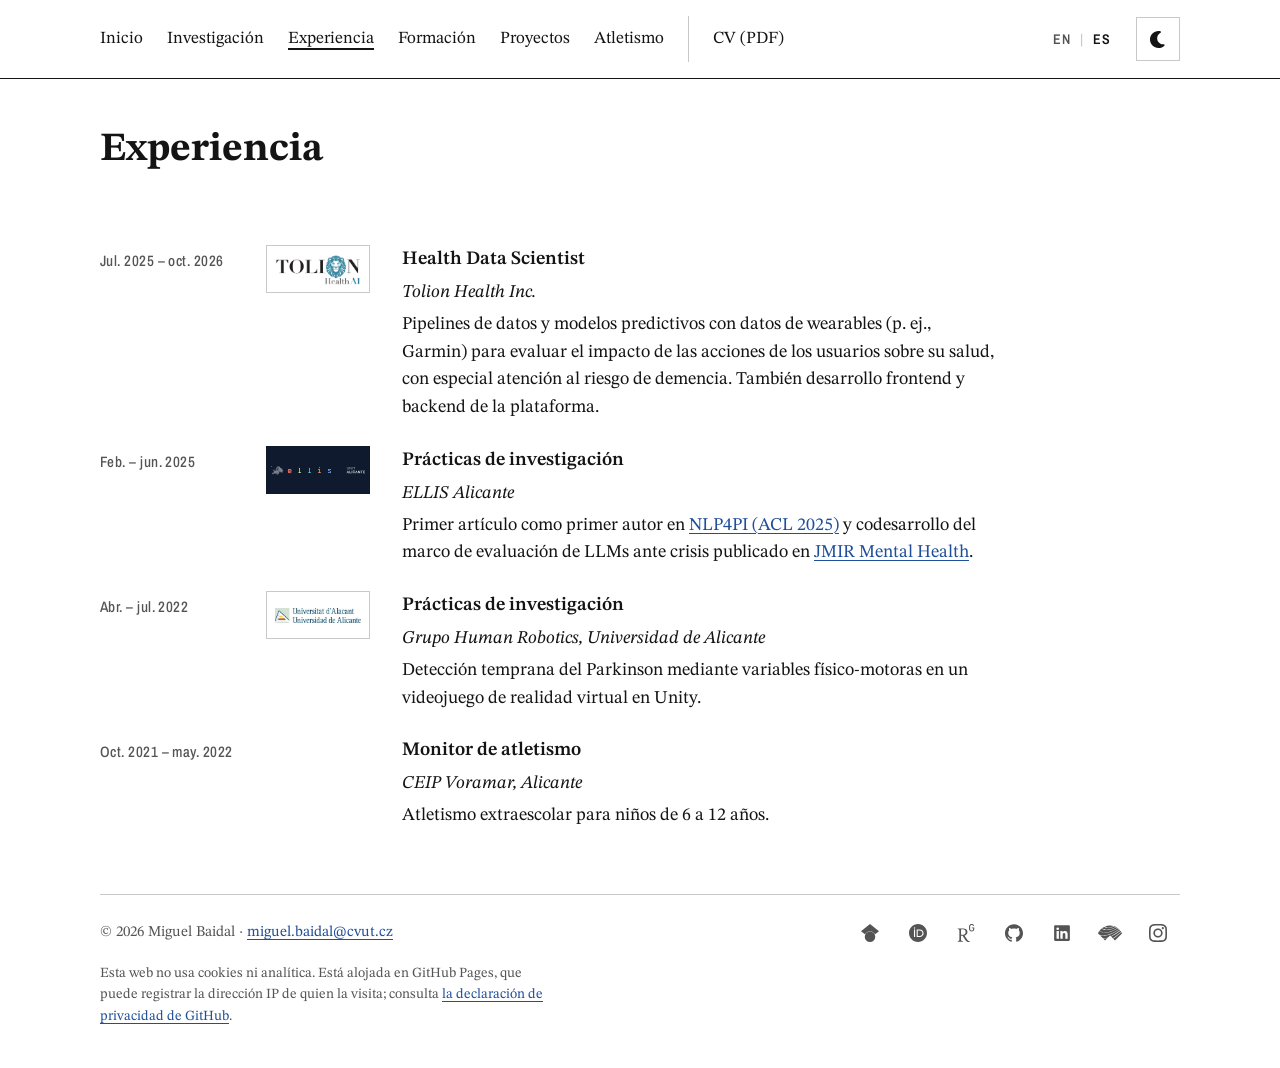
<file: es/experience/index.html>
<!DOCTYPE html><html lang="es"><head><meta charset="utf-8"><meta name="viewport" content="width=device-width, initial-scale=1"><title>Experiencia · Miguel Baidal</title><meta name="description" content="Experiencia profesional e investigadora de Miguel Baidal: Tolion Health, ELLIS Alicante y el grupo Human Robotics de la Universidad de Alicante."><link rel="canonical" href="https://miguelbaidal.github.io/es/experience/"><link rel="alternate" hreflang="en" href="https://miguelbaidal.github.io/experience/"><link rel="alternate" hreflang="es" href="https://miguelbaidal.github.io/es/experience/"><link rel="alternate" hreflang="x-default" href="https://miguelbaidal.github.io/experience/"><meta property="og:type" content="profile"><meta property="og:site_name" content="Miguel Baidal"><meta property="og:title" content="Experiencia · Miguel Baidal"><meta property="og:description" content="Experiencia profesional e investigadora de Miguel Baidal: Tolion Health, ELLIS Alicante y el grupo Human Robotics de la Universidad de Alicante."><meta property="og:url" content="https://miguelbaidal.github.io/es/experience/"><meta property="og:locale" content="es_ES"><meta property="og:locale:alternate" content="en_GB"><meta property="og:image" content="https://miguelbaidal.github.io/img/photos/crevillent-2024-1600.jpg"><meta property="og:image:alt" content="Miguel Baidal sonriendo en el podio con la medalla de oro, con camiseta blanca de club y el dorsal de Crevillent 2024."><meta name="twitter:card" content="summary"><link rel="icon" href="/favicon.svg" type="image/svg+xml"><link rel="icon" href="/favicon-32.png" type="image/png" sizes="32x32"><link rel="apple-touch-icon" href="/apple-touch-icon.png"><script type="application/ld+json">{"@context":"https://schema.org","@type":"Person","@id":"https://miguelbaidal.github.io/#person","name":"Miguel Baidal Marco","alternateName":"Miguel Baidal","jobTitle":"PhD Candidate in Computer Science","affiliation":{"@type":"CollegeOrUniversity","name":"Czech Technical University in Prague","department":"Czech Institute of Informatics, Robotics and Cybernetics (CIIRC)"},"alumniOf":[{"@type":"CollegeOrUniversity","name":"Eastern Kentucky University"},{"@type":"CollegeOrUniversity","name":"Universitat Rovira i Virgili"},{"@type":"CollegeOrUniversity","name":"University of Alicante"}],"nationality":{"@type":"Country","name":"Spain"},"knowsAbout":["Agentic AI","Wearable and physiological data","Personalised models","Allostatic load","LLM evaluation in mental health"],"image":"https://miguelbaidal.github.io/img/photos/crevillent-2024-1600.jpg","email":"mailto:miguel.baidal@cvut.cz","url":"https://miguelbaidal.github.io/","sameAs":["https://scholar.google.com/citations?user=jMGmL9IAAAAJ&hl=en","https://orcid.org/0009-0005-6103-8293","https://www.researchgate.net/profile/Miguel-Baidal","https://github.com/miguelbaidal","https://www.linkedin.com/in/miguel-baidal-marco-95475321b","https://worldathletics.org/athletes/spain/miguel-baidal-14846562","https://www.instagram.com/miguelbaidal/","https://es.wikipedia.org/wiki/Miguel_Baidal","https://de.wikipedia.org/wiki/Miguel_Baidal","https://www.wikidata.org/wiki/Q120686787"]}</script><script>
    try {
      const t = localStorage.getItem('theme');
      if (t === 'light' || t === 'dark') document.documentElement.dataset.theme = t;
    } catch (e) {}
  </script><link rel="stylesheet" href="/_astro/Base.DXk0bC92.css"></head><body><a class="skip" href="#main">Saltar al contenido</a><header class="masthead"><div class="sheet masthead-row"><nav aria-label="Secciones"><ul><li><a href="/es/">Inicio</a></li><li><a href="/es/research/">Investigación</a></li><li><a href="/es/experience/" aria-current="page">Experiencia</a></li><li><a href="/es/education/">Formación</a></li><li><a href="/es/projects/">Proyectos</a></li><li><a href="/es/athletics/">Atletismo</a></li><li><a href="/cv/CV_Miguel_Baidal_ES.pdf" class="cv-link">CV (PDF)</a></li></ul></nav><div class="tools"><p class="lang-switch"><a href="/experience/" hreflang="en" lang="en" title="English"><span aria-hidden="true">EN</span><span class="sr-only">English</span></a><span class="lang-sep" aria-hidden="true">|</span><span class="lang-current" aria-current="true" title="Español">ES</span></p><button class="theme" type="button" id="theme-toggle" data-dark="Oscuro" data-light="Claro" data-switch="Cambiar a tema" aria-label="Cambiar a tema oscuro"><svg class="icon i-moon" viewBox="0 0 512 512" width="18" height="18" aria-hidden="true" focusable="false"><path d="M256 0C114.6 0 0 114.6 0 256S114.6 512 256 512c68.8 0 131.3-27.2 177.3-71.4 7.3-7 9.4-17.9 5.3-27.1s-13.7-14.9-23.8-14.1c-4.9 .4-9.8 .6-14.8 .6-101.6 0-184-82.4-184-184 0-72.1 41.5-134.6 102.1-164.8 9.1-4.5 14.3-14.3 13.1-24.4S322.6 8.5 312.7 6.3C294.4 2.2 275.4 0 256 0z" fill="currentColor"></path></svg><svg class="icon i-sun" viewBox="0 0 576 512" width="18" height="18" aria-hidden="true" focusable="false"><path d="M288-32c8.4 0 16.3 4.4 20.6 11.7L364.1 72.3 468.9 46c8.2-2 16.9 .4 22.8 6.3S500 67 498 75.1l-26.3 104.7 92.7 55.5c7.2 4.3 11.7 12.2 11.7 20.6s-4.4 16.3-11.7 20.6L471.7 332.1 498 436.8c2 8.2-.4 16.9-6.3 22.8S477 468 468.9 466l-104.7-26.3-55.5 92.7c-4.3 7.2-12.2 11.7-20.6 11.7s-16.3-4.4-20.6-11.7L211.9 439.7 107.2 466c-8.2 2-16.8-.4-22.8-6.3S76 445 78 436.8l26.2-104.7-92.6-55.5C4.4 272.2 0 264.4 0 256s4.4-16.3 11.7-20.6L104.3 179.9 78 75.1c-2-8.2 .3-16.8 6.3-22.8S99 44 107.2 46l104.7 26.2 55.5-92.6 1.8-2.6c4.5-5.7 11.4-9.1 18.8-9.1zm0 144a144 144 0 1 0 0 288 144 144 0 1 0 0-288zm0 240a96 96 0 1 1 0-192 96 96 0 1 1 0 192z" fill="currentColor"></path></svg></button></div></div></header><main id="main" class="sheet"><header class="page-head"><h1>Experiencia</h1></header><section class="section"><div class="entries"><article class="entry"><p class="when">Jul. 2025 – oct. 2026</p><div class="entry-with-logo"><span class="logo-mark light"><img src="/img/logos/tolion-health.png" alt=""></span><div><h2>Health Data Scientist</h2><p class="where">Tolion Health Inc.</p><p>Pipelines de datos y modelos predictivos con datos de wearables (p. ej., Garmin) para evaluar el impacto de las acciones de los usuarios sobre su salud, con especial atención al riesgo de demencia. También desarrollo frontend y backend de la plataforma.</p></div></div></article><article class="entry"><p class="when">Feb. – jun. 2025</p><div class="entry-with-logo"><span class="logo-mark dark"><img src="/img/logos/ellis-alicante.svg" alt=""></span><div><h2>Prácticas de investigación</h2><p class="where">ELLIS Alicante</p><p>Primer artículo como primer autor en <a href="https://aclanthology.org/2025.nlp4pi-1.2/">NLP4PI (ACL 2025)</a> y codesarrollo del marco de evaluación de LLMs ante crisis publicado en <a href="https://mental.jmir.org/2026/1/e88435">JMIR Mental Health</a>.</p></div></div></article><article class="entry"><p class="when">Abr. – jul. 2022</p><div class="entry-with-logo"><span class="logo-mark light"><img src="/img/logos/universidad-alicante.jpg" alt=""></span><div><h2>Prácticas de investigación</h2><p class="where">Grupo Human Robotics, Universidad de Alicante</p><p>Detección temprana del Parkinson mediante variables físico-motoras en un videojuego de realidad virtual en Unity.</p></div></div></article><article class="entry"><p class="when">Oct. 2021 – may. 2022</p><div class="entry-with-logo"><span class="logo-mark empty"></span><div><h2>Monitor de atletismo</h2><p class="where">CEIP Voramar, Alicante</p><p>Atletismo extraescolar para niños de 6 a 12 años.</p></div></div></article></div></section></main><footer class="sheet colophon"><div class="colophon-inner"><p>© 2026 Miguel Baidal · <a href="mailto:miguel.baidal@cvut.cz">miguel.baidal@cvut.cz</a></p><p class="foot-links"><a href="https://scholar.google.com/citations?user=jMGmL9IAAAAJ&amp;hl=en" aria-label="Google Scholar" title="Google Scholar"><svg class="icon" viewBox="0 0 24 24" width="18" height="18" aria-hidden="true" focusable="false"><path d="M5.242 13.769L0 9.5 12 0l12 9.5-5.242 4.269C17.548 11.249 14.978 9.5 12 9.5c-2.977 0-5.548 1.748-6.758 4.269zM12 10a7 7 0 1 0 0 14 7 7 0 0 0 0-14z" fill="currentColor"></path></svg></a><a href="https://orcid.org/0009-0005-6103-8293" aria-label="ORCID" title="ORCID"><svg class="icon" viewBox="0 0 24 24" width="18" height="18" aria-hidden="true" focusable="false"><path d="M12 0C5.372 0 0 5.372 0 12s5.372 12 12 12 12-5.372 12-12S18.628 0 12 0zM7.369 4.378c.525 0 .947.431.947.947s-.422.947-.947.947a.95.95 0 0 1-.947-.947c0-.525.422-.947.947-.947zm-.722 3.038h1.444v10.041H6.647V7.416zm3.562 0h3.9c3.712 0 5.344 2.653 5.344 5.025 0 2.578-2.016 5.025-5.325 5.025h-3.919V7.416zm1.444 1.303v7.444h2.297c3.272 0 4.022-2.484 4.022-3.722 0-2.016-1.284-3.722-4.097-3.722h-2.222z" fill="currentColor"></path></svg></a><a href="https://www.researchgate.net/profile/Miguel-Baidal" aria-label="ResearchGate" title="ResearchGate"><svg class="icon" viewBox="0 0 24 24" width="18" height="18" aria-hidden="true" focusable="false"><path d="M19.586 0c-.818 0-1.508.19-2.073.565-.563.377-.97.936-1.213 1.68a3.193 3.193 0 0 0-.112.437 8.365 8.365 0 0 0-.078.53 9 9 0 0 0-.05.727c-.01.282-.013.621-.013 1.016a31.121 31.123 0 0 0 .014 1.017 9 9 0 0 0 .05.727 7.946 7.946 0 0 0 .077.53h-.005a3.334 3.334 0 0 0 .113.438c.245.743.65 1.303 1.214 1.68.565.376 1.256.564 2.075.564.8 0 1.536-.213 2.105-.603.57-.39.94-.916 1.175-1.65.076-.235.135-.558.177-.93a10.9 10.9 0 0 0 .043-1.207v-.82c0-.095-.047-.142-.14-.142h-3.064c-.094 0-.14.047-.14.141v.956c0 .094.046.14.14.14h1.666c.056 0 .084.03.084.086 0 .36 0 .62-.036.865-.038.244-.1.447-.147.606-.108.385-.348.664-.638.876-.29.212-.738.35-1.227.35-.545 0-.901-.15-1.21-.353-.306-.203-.517-.454-.67-.915a3.136 3.136 0 0 1-.147-.762 17.366 17.367 0 0 1-.034-.656c-.01-.26-.014-.572-.014-.939a26.401 26.403 0 0 1 .014-.938 15.821 15.822 0 0 1 .035-.656 3.19 3.19 0 0 1 .148-.76 1.89 1.89 0 0 1 .742-1.01c.344-.244.593-.352 1.137-.352.508 0 .815.096 1.144.303.33.207.528.492.764.925.047.094.111.118.198.07l1.044-.43c.075-.048.09-.115.042-.199a3.549 3.549 0 0 0-.466-.742 3 3 0 0 0-.679-.607 3.313 3.313 0 0 0-.903-.41A4.068 4.068 0 0 0 19.586 0zM8.217 5.836c-1.69 0-3.036.086-4.297.086-1.146 0-2.291 0-3.007-.029v.831l1.088.2c.744.144 1.174.488 1.174 2.264v11.288c0 1.777-.43 2.12-1.174 2.263l-1.088.2v.832c.773-.029 2.12-.086 3.465-.086 1.29 0 2.951.057 3.667.086v-.831l-1.49-.2c-.773-.115-1.174-.487-1.174-2.264v-4.784c.688.057 1.29.057 2.206.057 1.748 3.123 3.41 5.472 4.355 6.56.86 1.032 2.177 1.691 3.839 1.691.487 0 1.003-.086 1.318-.23v-.744c-1.031 0-2.063-.716-2.808-1.518-1.26-1.376-2.95-3.582-4.355-6.074 2.32-.545 4.04-2.722 4.04-4.9 0-3.208-2.492-4.698-5.758-4.698zm-.515 1.29c2.406 0 3.839 1.26 3.839 3.552 0 2.263-1.547 3.782-4.097 3.782-.974 0-1.404-.03-2.063-.086v-7.19c.66-.059 1.547-.059 2.32-.059z" fill="currentColor"></path></svg></a><a href="https://github.com/miguelbaidal" aria-label="GitHub" title="GitHub"><svg class="icon" viewBox="0 0 24 24" width="18" height="18" aria-hidden="true" focusable="false"><path d="M12 .297c-6.63 0-12 5.373-12 12 0 5.303 3.438 9.8 8.205 11.385.6.113.82-.258.82-.577 0-.285-.01-1.04-.015-2.04-3.338.724-4.042-1.61-4.042-1.61C4.422 18.07 3.633 17.7 3.633 17.7c-1.087-.744.084-.729.084-.729 1.205.084 1.838 1.236 1.838 1.236 1.07 1.835 2.809 1.305 3.495.998.108-.776.417-1.305.76-1.605-2.665-.3-5.466-1.332-5.466-5.93 0-1.31.465-2.38 1.235-3.22-.135-.303-.54-1.523.105-3.176 0 0 1.005-.322 3.3 1.23.96-.267 1.98-.399 3-.405 1.02.006 2.04.138 3 .405 2.28-1.552 3.285-1.23 3.285-1.23.645 1.653.24 2.873.12 3.176.765.84 1.23 1.91 1.23 3.22 0 4.61-2.805 5.625-5.475 5.92.42.36.81 1.096.81 2.22 0 1.606-.015 2.896-.015 3.286 0 .315.21.69.825.57C20.565 22.092 24 17.592 24 12.297c0-6.627-5.373-12-12-12" fill="currentColor"></path></svg></a><a href="https://www.linkedin.com/in/miguel-baidal-marco-95475321b" aria-label="LinkedIn" title="LinkedIn"><svg class="icon" viewBox="0 0 448 512" width="18" height="18" aria-hidden="true" focusable="false"><path d="M416 32L31.9 32C14.3 32 0 46.5 0 64.3L0 447.7C0 465.5 14.3 480 31.9 480L416 480c17.6 0 32-14.5 32-32.3l0-383.4C448 46.5 433.6 32 416 32zM135.4 416l-66.4 0 0-213.8 66.5 0 0 213.8-.1 0zM102.2 96a38.5 38.5 0 1 1 0 77 38.5 38.5 0 1 1 0-77zM384.3 416l-66.4 0 0-104c0-24.8-.5-56.7-34.5-56.7-34.6 0-39.9 27-39.9 54.9l0 105.8-66.4 0 0-213.8 63.7 0 0 29.2 .9 0c8.9-16.8 30.6-34.5 62.9-34.5 67.2 0 79.7 44.3 79.7 101.9l0 117.2z" fill="currentColor"></path></svg></a><a href="https://worldathletics.org/athletes/spain/miguel-baidal-14846562" aria-label="World Athletics" title="World Athletics"><svg class="icon wide" viewBox="180.272 -437.793 64.713 40.079" width="18" height="18" aria-hidden="true" focusable="false"><path d="M184.264-412.771l-.119-.046-3.873-3.874a35.312,35.312,0,0,1,3.528-6.2c2.218,2.079,6.668,4.505,15.354,4.505.306,0,.617,0,.933-.009,14.888-.289,30.215-9.565,33.836-12.255a35.241,35.241,0,0,1,2.925,2.462,116.565,116.565,0,0,1-24.327,12.967,55.658,55.658,0,0,1-16.214,3.786A32.971,32.971,0,0,1,184.264-412.771Zm.139-10.966c.9.982,3.793,2.893,8.883,3.822,4.151.758,11.043,1.042,20.3-1.912a73.522,73.522,0,0,0,19.472-9.459,35.422,35.422,0,0,0-3.386-2.125,62.912,62.912,0,0,1-21.445,7.368,42.094,42.094,0,0,1-6.157.513,23.784,23.784,0,0,1-5.753-.647,9.513,9.513,0,0,1-5.718-3.5q-.112-.163-.177-.276A36.192,36.192,0,0,0,184.4-423.737Zm23.145-9.155a44.918,44.918,0,0,0,15.321-3.168c.081-.036.213-.1.288-.133a35.639,35.639,0,0,0-10.534-1.6,35.233,35.233,0,0,0-14.114,2.931,1.071,1.071,0,0,0,.169.343C199.77-433.088,203.976-432.741,207.548-432.893Zm.528,5.827a60.733,60.733,0,0,0,20.535-6.909,35.108,35.108,0,0,0-4.086-1.76c-.119.073-.278.166-.416.234-1.932.959-7.412,3.233-16.556,3.637q-.912.04-1.755.04a23.259,23.259,0,0,1-4.448-.371,5.59,5.59,0,0,1-3.5-1.7,2.262,2.262,0,0,1-.291-.529,35.348,35.348,0,0,0-6.314,3.833,5.337,5.337,0,0,0,.76.989C195.635-425.831,203.632-426.394,208.076-427.065Zm-8.827,29.351,6.549-6.549a40.439,40.439,0,0,1-11.167,1.931Zm43.981-22.426c-.509.445-1.062.932-1.656,1.457-4.849,4.277-12.175,10.74-20.6,15.943L226-397.714,244.985-416.7A35.166,35.166,0,0,0,243.231-420.14Zm-.54-.9a35.46,35.46,0,0,0-2.137-3.072,130.507,130.507,0,0,1-24.977,15.979l4.646,4.644c8.288-5.075,16.572-12.366,21.037-16.3Q242.068-420.5,242.691-421.04Zm-5.09-6.416c-4.072,3.035-22.892,15-38.627,16.843a41.708,41.708,0,0,1-4.774.264,35.955,35.955,0,0,1-8.519-.938l7.957,7.959a45.522,45.522,0,0,0,13.778-2.554l5.206-5.206,2.182,2.181a135.8,135.8,0,0,0,25.11-16Q238.82-426.238,237.6-427.456Z" fill="currentColor"></path></svg></a><a href="https://www.instagram.com/miguelbaidal/" aria-label="Instagram" title="Instagram"><svg class="icon" viewBox="0 0 24 24" width="18" height="18" aria-hidden="true" focusable="false"><path d="M7.0301.084c-1.2768.0602-2.1487.264-2.911.5634-.7888.3075-1.4575.72-2.1228 1.3877-.6652.6677-1.075 1.3368-1.3802 2.127-.2954.7638-.4956 1.6365-.552 2.914-.0564 1.2775-.0689 1.6882-.0626 4.947.0062 3.2586.0206 3.6671.0825 4.9473.061 1.2765.264 2.1482.5635 2.9107.308.7889.72 1.4573 1.388 2.1228.6679.6655 1.3365 1.0743 2.1285 1.38.7632.295 1.6361.4961 2.9134.552 1.2773.056 1.6884.069 4.9462.0627 3.2578-.0062 3.668-.0207 4.9478-.0814 1.28-.0607 2.147-.2652 2.9098-.5633.7889-.3086 1.4578-.72 2.1228-1.3881.665-.6682 1.0745-1.3378 1.3795-2.1284.2957-.7632.4966-1.636.552-2.9124.056-1.2809.0692-1.6898.063-4.948-.0063-3.2583-.021-3.6668-.0817-4.9465-.0607-1.2797-.264-2.1487-.5633-2.9117-.3084-.7889-.72-1.4568-1.3876-2.1228C21.2982 1.33 20.628.9208 19.8378.6165 19.074.321 18.2017.1197 16.9244.0645 15.6471.0093 15.236-.005 11.977.0014 8.718.0076 8.31.0215 7.0301.0839m.1402 21.6932c-1.17-.0509-1.8053-.2453-2.2287-.408-.5606-.216-.96-.4771-1.3819-.895-.422-.4178-.6811-.8186-.9-1.378-.1644-.4234-.3624-1.058-.4171-2.228-.0595-1.2645-.072-1.6442-.079-4.848-.007-3.2037.0053-3.583.0607-4.848.05-1.169.2456-1.805.408-2.2282.216-.5613.4762-.96.895-1.3816.4188-.4217.8184-.6814 1.3783-.9003.423-.1651 1.0575-.3614 2.227-.4171 1.2655-.06 1.6447-.072 4.848-.079 3.2033-.007 3.5835.005 4.8495.0608 1.169.0508 1.8053.2445 2.228.408.5608.216.96.4754 1.3816.895.4217.4194.6816.8176.9005 1.3787.1653.4217.3617 1.056.4169 2.2263.0602 1.2655.0739 1.645.0796 4.848.0058 3.203-.0055 3.5834-.061 4.848-.051 1.17-.245 1.8055-.408 2.2294-.216.5604-.4763.96-.8954 1.3814-.419.4215-.8181.6811-1.3783.9-.4224.1649-1.0577.3617-2.2262.4174-1.2656.0595-1.6448.072-4.8493.079-3.2045.007-3.5825-.006-4.848-.0608M16.953 5.5864A1.44 1.44 0 1 0 18.39 4.144a1.44 1.44 0 0 0-1.437 1.4424M5.8385 12.012c.0067 3.4032 2.7706 6.1557 6.173 6.1493 3.4026-.0065 6.157-2.7701 6.1506-6.1733-.0065-3.4032-2.771-6.1565-6.174-6.1498-3.403.0067-6.156 2.771-6.1496 6.1738M8 12.0077a4 4 0 1 1 4.008 3.9921A3.9996 3.9996 0 0 1 8 12.0077" fill="currentColor"></path></svg></a></p></div><p class="privacy">Esta web no usa cookies ni analítica. Está alojada en GitHub Pages, que puede registrar la dirección IP de quien la visita; consulta <a href="https://docs.github.com/en/site-policy/privacy-policies/github-general-privacy-statement">la declaración de privacidad de GitHub</a>.</p></footer><script>
    (function () {
      const root = document.documentElement;
      const btn = document.getElementById('theme-toggle');
      const media = window.matchMedia('(prefers-color-scheme: dark)');
      const current = () => root.dataset.theme || (media.matches ? 'dark' : 'light');
      const label = () => {
        const next = current() === 'dark' ? 'light' : 'dark';
        const word = next === 'dark' ? btn.dataset.dark : btn.dataset.light;
        btn.dataset.next = next; // CSS shows the moon when the next theme is dark, the sun otherwise
        btn.setAttribute('aria-label', btn.dataset.switch + ' ' + word.toLowerCase());
        btn.title = btn.getAttribute('aria-label');
      };
      btn.addEventListener('click', () => {
        const next = current() === 'dark' ? 'light' : 'dark';
        root.dataset.theme = next;
        try { localStorage.setItem('theme', next); } catch (e) {}
        label();
      });
      media.addEventListener('change', label);
      label();
    })();
  </script></body></html>
</file>
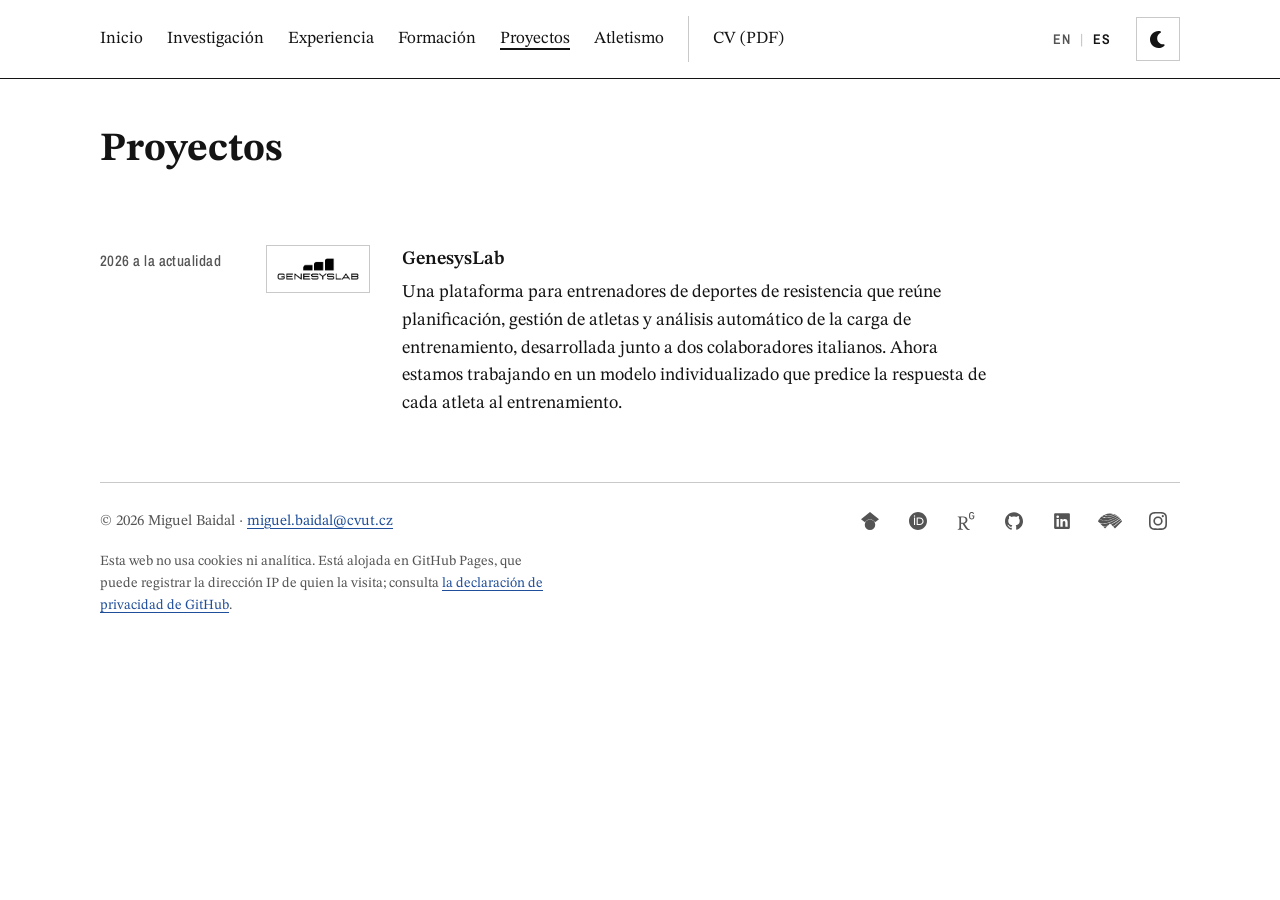
<file: es/projects/index.html>
<!DOCTYPE html><html lang="es"><head><meta charset="utf-8"><meta name="viewport" content="width=device-width, initial-scale=1"><title>Proyectos · Miguel Baidal</title><meta name="description" content="Una plataforma para entrenadores de deportes de resistencia que reúne planificación, gestión de atletas y análisis automático de la carga de entrenamiento, desarrollada junto a dos colaboradores italianos. Ahora estamos trabajando en un modelo individualizado que predice la respuesta de cada atleta al entrenamiento."><link rel="canonical" href="https://miguelbaidal.github.io/es/projects/"><link rel="alternate" hreflang="en" href="https://miguelbaidal.github.io/projects/"><link rel="alternate" hreflang="es" href="https://miguelbaidal.github.io/es/projects/"><link rel="alternate" hreflang="x-default" href="https://miguelbaidal.github.io/projects/"><meta property="og:type" content="profile"><meta property="og:site_name" content="Miguel Baidal"><meta property="og:title" content="Proyectos · Miguel Baidal"><meta property="og:description" content="Una plataforma para entrenadores de deportes de resistencia que reúne planificación, gestión de atletas y análisis automático de la carga de entrenamiento, desarrollada junto a dos colaboradores italianos. Ahora estamos trabajando en un modelo individualizado que predice la respuesta de cada atleta al entrenamiento."><meta property="og:url" content="https://miguelbaidal.github.io/es/projects/"><meta property="og:locale" content="es_ES"><meta property="og:locale:alternate" content="en_GB"><meta property="og:image" content="https://miguelbaidal.github.io/img/photos/crevillent-2024-1600.jpg"><meta property="og:image:alt" content="Miguel Baidal sonriendo en el podio con la medalla de oro, con camiseta blanca de club y el dorsal de Crevillent 2024."><meta name="twitter:card" content="summary"><link rel="icon" href="/favicon.svg" type="image/svg+xml"><link rel="icon" href="/favicon-32.png" type="image/png" sizes="32x32"><link rel="apple-touch-icon" href="/apple-touch-icon.png"><script type="application/ld+json">{"@context":"https://schema.org","@type":"Person","@id":"https://miguelbaidal.github.io/#person","name":"Miguel Baidal Marco","alternateName":"Miguel Baidal","jobTitle":"PhD Candidate in Computer Science","affiliation":{"@type":"CollegeOrUniversity","name":"Czech Technical University in Prague","department":"Czech Institute of Informatics, Robotics and Cybernetics (CIIRC)"},"alumniOf":[{"@type":"CollegeOrUniversity","name":"Eastern Kentucky University"},{"@type":"CollegeOrUniversity","name":"Universitat Rovira i Virgili"},{"@type":"CollegeOrUniversity","name":"University of Alicante"}],"nationality":{"@type":"Country","name":"Spain"},"knowsAbout":["Agentic AI","Wearable and physiological data","Personalised models","Allostatic load","LLM evaluation in mental health"],"image":"https://miguelbaidal.github.io/img/photos/crevillent-2024-1600.jpg","email":"mailto:miguel.baidal@cvut.cz","url":"https://miguelbaidal.github.io/","sameAs":["https://scholar.google.com/citations?user=jMGmL9IAAAAJ&hl=en","https://orcid.org/0009-0005-6103-8293","https://www.researchgate.net/profile/Miguel-Baidal","https://github.com/miguelbaidal","https://www.linkedin.com/in/miguel-baidal-marco-95475321b","https://worldathletics.org/athletes/spain/miguel-baidal-14846562","https://www.instagram.com/miguelbaidal/","https://es.wikipedia.org/wiki/Miguel_Baidal","https://de.wikipedia.org/wiki/Miguel_Baidal","https://www.wikidata.org/wiki/Q120686787"]}</script><script>
    try {
      const t = localStorage.getItem('theme');
      if (t === 'light' || t === 'dark') document.documentElement.dataset.theme = t;
    } catch (e) {}
  </script><link rel="stylesheet" href="/_astro/Base.DXk0bC92.css"></head><body><a class="skip" href="#main">Saltar al contenido</a><header class="masthead"><div class="sheet masthead-row"><nav aria-label="Secciones"><ul><li><a href="/es/">Inicio</a></li><li><a href="/es/research/">Investigación</a></li><li><a href="/es/experience/">Experiencia</a></li><li><a href="/es/education/">Formación</a></li><li><a href="/es/projects/" aria-current="page">Proyectos</a></li><li><a href="/es/athletics/">Atletismo</a></li><li><a href="/cv/CV_Miguel_Baidal_ES.pdf" class="cv-link">CV (PDF)</a></li></ul></nav><div class="tools"><p class="lang-switch"><a href="/projects/" hreflang="en" lang="en" title="English"><span aria-hidden="true">EN</span><span class="sr-only">English</span></a><span class="lang-sep" aria-hidden="true">|</span><span class="lang-current" aria-current="true" title="Español">ES</span></p><button class="theme" type="button" id="theme-toggle" data-dark="Oscuro" data-light="Claro" data-switch="Cambiar a tema" aria-label="Cambiar a tema oscuro"><svg class="icon i-moon" viewBox="0 0 512 512" width="18" height="18" aria-hidden="true" focusable="false"><path d="M256 0C114.6 0 0 114.6 0 256S114.6 512 256 512c68.8 0 131.3-27.2 177.3-71.4 7.3-7 9.4-17.9 5.3-27.1s-13.7-14.9-23.8-14.1c-4.9 .4-9.8 .6-14.8 .6-101.6 0-184-82.4-184-184 0-72.1 41.5-134.6 102.1-164.8 9.1-4.5 14.3-14.3 13.1-24.4S322.6 8.5 312.7 6.3C294.4 2.2 275.4 0 256 0z" fill="currentColor"></path></svg><svg class="icon i-sun" viewBox="0 0 576 512" width="18" height="18" aria-hidden="true" focusable="false"><path d="M288-32c8.4 0 16.3 4.4 20.6 11.7L364.1 72.3 468.9 46c8.2-2 16.9 .4 22.8 6.3S500 67 498 75.1l-26.3 104.7 92.7 55.5c7.2 4.3 11.7 12.2 11.7 20.6s-4.4 16.3-11.7 20.6L471.7 332.1 498 436.8c2 8.2-.4 16.9-6.3 22.8S477 468 468.9 466l-104.7-26.3-55.5 92.7c-4.3 7.2-12.2 11.7-20.6 11.7s-16.3-4.4-20.6-11.7L211.9 439.7 107.2 466c-8.2 2-16.8-.4-22.8-6.3S76 445 78 436.8l26.2-104.7-92.6-55.5C4.4 272.2 0 264.4 0 256s4.4-16.3 11.7-20.6L104.3 179.9 78 75.1c-2-8.2 .3-16.8 6.3-22.8S99 44 107.2 46l104.7 26.2 55.5-92.6 1.8-2.6c4.5-5.7 11.4-9.1 18.8-9.1zm0 144a144 144 0 1 0 0 288 144 144 0 1 0 0-288zm0 240a96 96 0 1 1 0-192 96 96 0 1 1 0 192z" fill="currentColor"></path></svg></button></div></div></header><main id="main" class="sheet"><header class="page-head"><h1>Proyectos</h1></header><section class="section"><div class="entries"><article class="entry"><p class="when">2026 a la actualidad</p><div class="entry-with-logo"><span class="logo-mark"><img src="/img/genesyslab-logo.png" alt=""></span><div><h2>GenesysLab</h2><p>Una plataforma para entrenadores de deportes de resistencia que reúne planificación, gestión de atletas y análisis automático de la carga de entrenamiento, desarrollada junto a dos colaboradores italianos. Ahora estamos trabajando en un modelo individualizado que predice la respuesta de cada atleta al entrenamiento.</p></div></div></article></div></section></main><footer class="sheet colophon"><div class="colophon-inner"><p>© 2026 Miguel Baidal · <a href="mailto:miguel.baidal@cvut.cz">miguel.baidal@cvut.cz</a></p><p class="foot-links"><a href="https://scholar.google.com/citations?user=jMGmL9IAAAAJ&amp;hl=en" aria-label="Google Scholar" title="Google Scholar"><svg class="icon" viewBox="0 0 24 24" width="18" height="18" aria-hidden="true" focusable="false"><path d="M5.242 13.769L0 9.5 12 0l12 9.5-5.242 4.269C17.548 11.249 14.978 9.5 12 9.5c-2.977 0-5.548 1.748-6.758 4.269zM12 10a7 7 0 1 0 0 14 7 7 0 0 0 0-14z" fill="currentColor"></path></svg></a><a href="https://orcid.org/0009-0005-6103-8293" aria-label="ORCID" title="ORCID"><svg class="icon" viewBox="0 0 24 24" width="18" height="18" aria-hidden="true" focusable="false"><path d="M12 0C5.372 0 0 5.372 0 12s5.372 12 12 12 12-5.372 12-12S18.628 0 12 0zM7.369 4.378c.525 0 .947.431.947.947s-.422.947-.947.947a.95.95 0 0 1-.947-.947c0-.525.422-.947.947-.947zm-.722 3.038h1.444v10.041H6.647V7.416zm3.562 0h3.9c3.712 0 5.344 2.653 5.344 5.025 0 2.578-2.016 5.025-5.325 5.025h-3.919V7.416zm1.444 1.303v7.444h2.297c3.272 0 4.022-2.484 4.022-3.722 0-2.016-1.284-3.722-4.097-3.722h-2.222z" fill="currentColor"></path></svg></a><a href="https://www.researchgate.net/profile/Miguel-Baidal" aria-label="ResearchGate" title="ResearchGate"><svg class="icon" viewBox="0 0 24 24" width="18" height="18" aria-hidden="true" focusable="false"><path d="M19.586 0c-.818 0-1.508.19-2.073.565-.563.377-.97.936-1.213 1.68a3.193 3.193 0 0 0-.112.437 8.365 8.365 0 0 0-.078.53 9 9 0 0 0-.05.727c-.01.282-.013.621-.013 1.016a31.121 31.123 0 0 0 .014 1.017 9 9 0 0 0 .05.727 7.946 7.946 0 0 0 .077.53h-.005a3.334 3.334 0 0 0 .113.438c.245.743.65 1.303 1.214 1.68.565.376 1.256.564 2.075.564.8 0 1.536-.213 2.105-.603.57-.39.94-.916 1.175-1.65.076-.235.135-.558.177-.93a10.9 10.9 0 0 0 .043-1.207v-.82c0-.095-.047-.142-.14-.142h-3.064c-.094 0-.14.047-.14.141v.956c0 .094.046.14.14.14h1.666c.056 0 .084.03.084.086 0 .36 0 .62-.036.865-.038.244-.1.447-.147.606-.108.385-.348.664-.638.876-.29.212-.738.35-1.227.35-.545 0-.901-.15-1.21-.353-.306-.203-.517-.454-.67-.915a3.136 3.136 0 0 1-.147-.762 17.366 17.367 0 0 1-.034-.656c-.01-.26-.014-.572-.014-.939a26.401 26.403 0 0 1 .014-.938 15.821 15.822 0 0 1 .035-.656 3.19 3.19 0 0 1 .148-.76 1.89 1.89 0 0 1 .742-1.01c.344-.244.593-.352 1.137-.352.508 0 .815.096 1.144.303.33.207.528.492.764.925.047.094.111.118.198.07l1.044-.43c.075-.048.09-.115.042-.199a3.549 3.549 0 0 0-.466-.742 3 3 0 0 0-.679-.607 3.313 3.313 0 0 0-.903-.41A4.068 4.068 0 0 0 19.586 0zM8.217 5.836c-1.69 0-3.036.086-4.297.086-1.146 0-2.291 0-3.007-.029v.831l1.088.2c.744.144 1.174.488 1.174 2.264v11.288c0 1.777-.43 2.12-1.174 2.263l-1.088.2v.832c.773-.029 2.12-.086 3.465-.086 1.29 0 2.951.057 3.667.086v-.831l-1.49-.2c-.773-.115-1.174-.487-1.174-2.264v-4.784c.688.057 1.29.057 2.206.057 1.748 3.123 3.41 5.472 4.355 6.56.86 1.032 2.177 1.691 3.839 1.691.487 0 1.003-.086 1.318-.23v-.744c-1.031 0-2.063-.716-2.808-1.518-1.26-1.376-2.95-3.582-4.355-6.074 2.32-.545 4.04-2.722 4.04-4.9 0-3.208-2.492-4.698-5.758-4.698zm-.515 1.29c2.406 0 3.839 1.26 3.839 3.552 0 2.263-1.547 3.782-4.097 3.782-.974 0-1.404-.03-2.063-.086v-7.19c.66-.059 1.547-.059 2.32-.059z" fill="currentColor"></path></svg></a><a href="https://github.com/miguelbaidal" aria-label="GitHub" title="GitHub"><svg class="icon" viewBox="0 0 24 24" width="18" height="18" aria-hidden="true" focusable="false"><path d="M12 .297c-6.63 0-12 5.373-12 12 0 5.303 3.438 9.8 8.205 11.385.6.113.82-.258.82-.577 0-.285-.01-1.04-.015-2.04-3.338.724-4.042-1.61-4.042-1.61C4.422 18.07 3.633 17.7 3.633 17.7c-1.087-.744.084-.729.084-.729 1.205.084 1.838 1.236 1.838 1.236 1.07 1.835 2.809 1.305 3.495.998.108-.776.417-1.305.76-1.605-2.665-.3-5.466-1.332-5.466-5.93 0-1.31.465-2.38 1.235-3.22-.135-.303-.54-1.523.105-3.176 0 0 1.005-.322 3.3 1.23.96-.267 1.98-.399 3-.405 1.02.006 2.04.138 3 .405 2.28-1.552 3.285-1.23 3.285-1.23.645 1.653.24 2.873.12 3.176.765.84 1.23 1.91 1.23 3.22 0 4.61-2.805 5.625-5.475 5.92.42.36.81 1.096.81 2.22 0 1.606-.015 2.896-.015 3.286 0 .315.21.69.825.57C20.565 22.092 24 17.592 24 12.297c0-6.627-5.373-12-12-12" fill="currentColor"></path></svg></a><a href="https://www.linkedin.com/in/miguel-baidal-marco-95475321b" aria-label="LinkedIn" title="LinkedIn"><svg class="icon" viewBox="0 0 448 512" width="18" height="18" aria-hidden="true" focusable="false"><path d="M416 32L31.9 32C14.3 32 0 46.5 0 64.3L0 447.7C0 465.5 14.3 480 31.9 480L416 480c17.6 0 32-14.5 32-32.3l0-383.4C448 46.5 433.6 32 416 32zM135.4 416l-66.4 0 0-213.8 66.5 0 0 213.8-.1 0zM102.2 96a38.5 38.5 0 1 1 0 77 38.5 38.5 0 1 1 0-77zM384.3 416l-66.4 0 0-104c0-24.8-.5-56.7-34.5-56.7-34.6 0-39.9 27-39.9 54.9l0 105.8-66.4 0 0-213.8 63.7 0 0 29.2 .9 0c8.9-16.8 30.6-34.5 62.9-34.5 67.2 0 79.7 44.3 79.7 101.9l0 117.2z" fill="currentColor"></path></svg></a><a href="https://worldathletics.org/athletes/spain/miguel-baidal-14846562" aria-label="World Athletics" title="World Athletics"><svg class="icon wide" viewBox="180.272 -437.793 64.713 40.079" width="18" height="18" aria-hidden="true" focusable="false"><path d="M184.264-412.771l-.119-.046-3.873-3.874a35.312,35.312,0,0,1,3.528-6.2c2.218,2.079,6.668,4.505,15.354,4.505.306,0,.617,0,.933-.009,14.888-.289,30.215-9.565,33.836-12.255a35.241,35.241,0,0,1,2.925,2.462,116.565,116.565,0,0,1-24.327,12.967,55.658,55.658,0,0,1-16.214,3.786A32.971,32.971,0,0,1,184.264-412.771Zm.139-10.966c.9.982,3.793,2.893,8.883,3.822,4.151.758,11.043,1.042,20.3-1.912a73.522,73.522,0,0,0,19.472-9.459,35.422,35.422,0,0,0-3.386-2.125,62.912,62.912,0,0,1-21.445,7.368,42.094,42.094,0,0,1-6.157.513,23.784,23.784,0,0,1-5.753-.647,9.513,9.513,0,0,1-5.718-3.5q-.112-.163-.177-.276A36.192,36.192,0,0,0,184.4-423.737Zm23.145-9.155a44.918,44.918,0,0,0,15.321-3.168c.081-.036.213-.1.288-.133a35.639,35.639,0,0,0-10.534-1.6,35.233,35.233,0,0,0-14.114,2.931,1.071,1.071,0,0,0,.169.343C199.77-433.088,203.976-432.741,207.548-432.893Zm.528,5.827a60.733,60.733,0,0,0,20.535-6.909,35.108,35.108,0,0,0-4.086-1.76c-.119.073-.278.166-.416.234-1.932.959-7.412,3.233-16.556,3.637q-.912.04-1.755.04a23.259,23.259,0,0,1-4.448-.371,5.59,5.59,0,0,1-3.5-1.7,2.262,2.262,0,0,1-.291-.529,35.348,35.348,0,0,0-6.314,3.833,5.337,5.337,0,0,0,.76.989C195.635-425.831,203.632-426.394,208.076-427.065Zm-8.827,29.351,6.549-6.549a40.439,40.439,0,0,1-11.167,1.931Zm43.981-22.426c-.509.445-1.062.932-1.656,1.457-4.849,4.277-12.175,10.74-20.6,15.943L226-397.714,244.985-416.7A35.166,35.166,0,0,0,243.231-420.14Zm-.54-.9a35.46,35.46,0,0,0-2.137-3.072,130.507,130.507,0,0,1-24.977,15.979l4.646,4.644c8.288-5.075,16.572-12.366,21.037-16.3Q242.068-420.5,242.691-421.04Zm-5.09-6.416c-4.072,3.035-22.892,15-38.627,16.843a41.708,41.708,0,0,1-4.774.264,35.955,35.955,0,0,1-8.519-.938l7.957,7.959a45.522,45.522,0,0,0,13.778-2.554l5.206-5.206,2.182,2.181a135.8,135.8,0,0,0,25.11-16Q238.82-426.238,237.6-427.456Z" fill="currentColor"></path></svg></a><a href="https://www.instagram.com/miguelbaidal/" aria-label="Instagram" title="Instagram"><svg class="icon" viewBox="0 0 24 24" width="18" height="18" aria-hidden="true" focusable="false"><path d="M7.0301.084c-1.2768.0602-2.1487.264-2.911.5634-.7888.3075-1.4575.72-2.1228 1.3877-.6652.6677-1.075 1.3368-1.3802 2.127-.2954.7638-.4956 1.6365-.552 2.914-.0564 1.2775-.0689 1.6882-.0626 4.947.0062 3.2586.0206 3.6671.0825 4.9473.061 1.2765.264 2.1482.5635 2.9107.308.7889.72 1.4573 1.388 2.1228.6679.6655 1.3365 1.0743 2.1285 1.38.7632.295 1.6361.4961 2.9134.552 1.2773.056 1.6884.069 4.9462.0627 3.2578-.0062 3.668-.0207 4.9478-.0814 1.28-.0607 2.147-.2652 2.9098-.5633.7889-.3086 1.4578-.72 2.1228-1.3881.665-.6682 1.0745-1.3378 1.3795-2.1284.2957-.7632.4966-1.636.552-2.9124.056-1.2809.0692-1.6898.063-4.948-.0063-3.2583-.021-3.6668-.0817-4.9465-.0607-1.2797-.264-2.1487-.5633-2.9117-.3084-.7889-.72-1.4568-1.3876-2.1228C21.2982 1.33 20.628.9208 19.8378.6165 19.074.321 18.2017.1197 16.9244.0645 15.6471.0093 15.236-.005 11.977.0014 8.718.0076 8.31.0215 7.0301.0839m.1402 21.6932c-1.17-.0509-1.8053-.2453-2.2287-.408-.5606-.216-.96-.4771-1.3819-.895-.422-.4178-.6811-.8186-.9-1.378-.1644-.4234-.3624-1.058-.4171-2.228-.0595-1.2645-.072-1.6442-.079-4.848-.007-3.2037.0053-3.583.0607-4.848.05-1.169.2456-1.805.408-2.2282.216-.5613.4762-.96.895-1.3816.4188-.4217.8184-.6814 1.3783-.9003.423-.1651 1.0575-.3614 2.227-.4171 1.2655-.06 1.6447-.072 4.848-.079 3.2033-.007 3.5835.005 4.8495.0608 1.169.0508 1.8053.2445 2.228.408.5608.216.96.4754 1.3816.895.4217.4194.6816.8176.9005 1.3787.1653.4217.3617 1.056.4169 2.2263.0602 1.2655.0739 1.645.0796 4.848.0058 3.203-.0055 3.5834-.061 4.848-.051 1.17-.245 1.8055-.408 2.2294-.216.5604-.4763.96-.8954 1.3814-.419.4215-.8181.6811-1.3783.9-.4224.1649-1.0577.3617-2.2262.4174-1.2656.0595-1.6448.072-4.8493.079-3.2045.007-3.5825-.006-4.848-.0608M16.953 5.5864A1.44 1.44 0 1 0 18.39 4.144a1.44 1.44 0 0 0-1.437 1.4424M5.8385 12.012c.0067 3.4032 2.7706 6.1557 6.173 6.1493 3.4026-.0065 6.157-2.7701 6.1506-6.1733-.0065-3.4032-2.771-6.1565-6.174-6.1498-3.403.0067-6.156 2.771-6.1496 6.1738M8 12.0077a4 4 0 1 1 4.008 3.9921A3.9996 3.9996 0 0 1 8 12.0077" fill="currentColor"></path></svg></a></p></div><p class="privacy">Esta web no usa cookies ni analítica. Está alojada en GitHub Pages, que puede registrar la dirección IP de quien la visita; consulta <a href="https://docs.github.com/en/site-policy/privacy-policies/github-general-privacy-statement">la declaración de privacidad de GitHub</a>.</p></footer><script>
    (function () {
      const root = document.documentElement;
      const btn = document.getElementById('theme-toggle');
      const media = window.matchMedia('(prefers-color-scheme: dark)');
      const current = () => root.dataset.theme || (media.matches ? 'dark' : 'light');
      const label = () => {
        const next = current() === 'dark' ? 'light' : 'dark';
        const word = next === 'dark' ? btn.dataset.dark : btn.dataset.light;
        btn.dataset.next = next; // CSS shows the moon when the next theme is dark, the sun otherwise
        btn.setAttribute('aria-label', btn.dataset.switch + ' ' + word.toLowerCase());
        btn.title = btn.getAttribute('aria-label');
      };
      btn.addEventListener('click', () => {
        const next = current() === 'dark' ? 'light' : 'dark';
        root.dataset.theme = next;
        try { localStorage.setItem('theme', next); } catch (e) {}
        label();
      });
      media.addEventListener('change', label);
      label();
    })();
  </script></body></html>
</file>
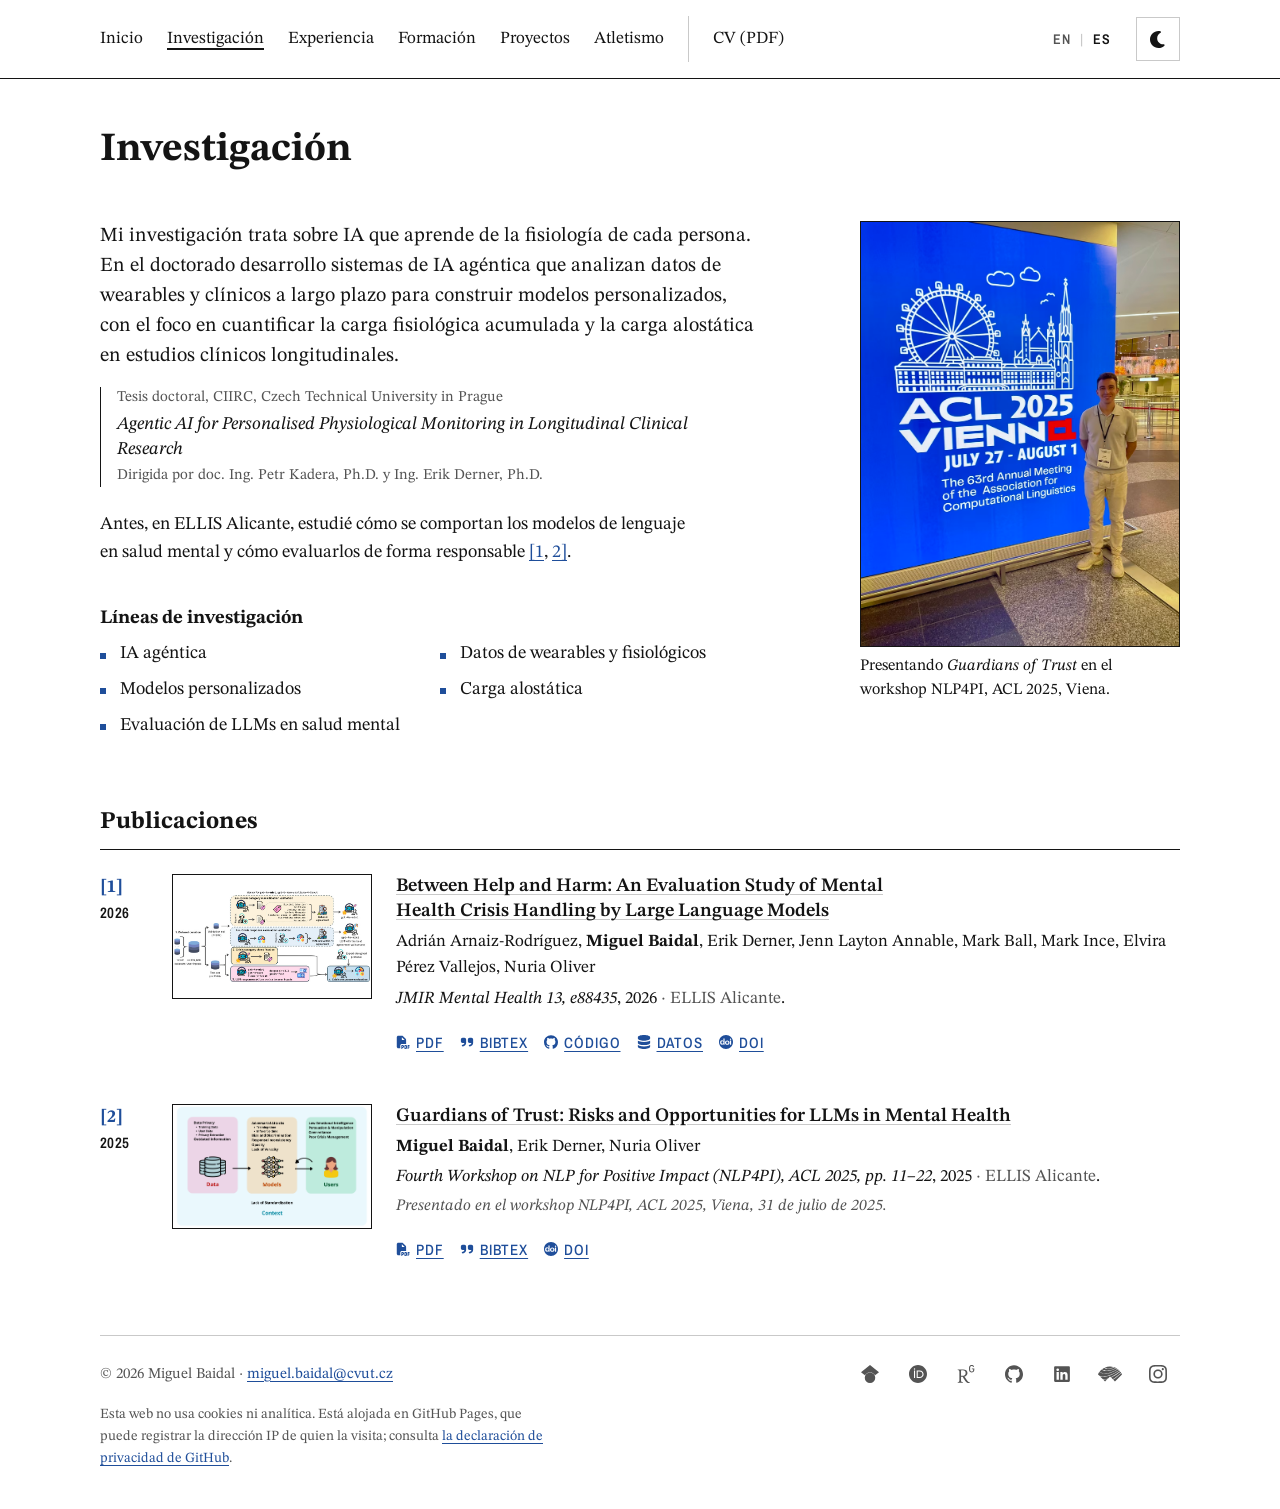
<file: es/research/index.html>
<!DOCTYPE html><html lang="es"><head><meta charset="utf-8"><meta name="viewport" content="width=device-width, initial-scale=1"><title>Investigación · Miguel Baidal</title><meta name="description" content="Mi investigación trata sobre IA que aprende de la fisiología de cada persona. En el doctorado desarrollo sistemas de IA agéntica que analizan datos de wearables y clínicos a largo plazo para construir modelos personalizados, con el foco en cuantificar la carga fisiológica acumulada y la carga alostática en estudios clínicos longitudinales."><link rel="canonical" href="https://miguelbaidal.github.io/es/research/"><link rel="alternate" hreflang="en" href="https://miguelbaidal.github.io/research/"><link rel="alternate" hreflang="es" href="https://miguelbaidal.github.io/es/research/"><link rel="alternate" hreflang="x-default" href="https://miguelbaidal.github.io/research/"><meta property="og:type" content="profile"><meta property="og:site_name" content="Miguel Baidal"><meta property="og:title" content="Investigación · Miguel Baidal"><meta property="og:description" content="Mi investigación trata sobre IA que aprende de la fisiología de cada persona. En el doctorado desarrollo sistemas de IA agéntica que analizan datos de wearables y clínicos a largo plazo para construir modelos personalizados, con el foco en cuantificar la carga fisiológica acumulada y la carga alostática en estudios clínicos longitudinales."><meta property="og:url" content="https://miguelbaidal.github.io/es/research/"><meta property="og:locale" content="es_ES"><meta property="og:locale:alternate" content="en_GB"><meta property="og:image" content="https://miguelbaidal.github.io/img/photos/crevillent-2024-1600.jpg"><meta property="og:image:alt" content="Miguel Baidal sonriendo en el podio con la medalla de oro, con camiseta blanca de club y el dorsal de Crevillent 2024."><meta name="twitter:card" content="summary"><link rel="icon" href="/favicon.svg" type="image/svg+xml"><link rel="icon" href="/favicon-32.png" type="image/png" sizes="32x32"><link rel="apple-touch-icon" href="/apple-touch-icon.png"><script type="application/ld+json">{"@context":"https://schema.org","@type":"Person","@id":"https://miguelbaidal.github.io/#person","name":"Miguel Baidal Marco","alternateName":"Miguel Baidal","jobTitle":"PhD Candidate in Computer Science","affiliation":{"@type":"CollegeOrUniversity","name":"Czech Technical University in Prague","department":"Czech Institute of Informatics, Robotics and Cybernetics (CIIRC)"},"alumniOf":[{"@type":"CollegeOrUniversity","name":"Eastern Kentucky University"},{"@type":"CollegeOrUniversity","name":"Universitat Rovira i Virgili"},{"@type":"CollegeOrUniversity","name":"University of Alicante"}],"nationality":{"@type":"Country","name":"Spain"},"knowsAbout":["Agentic AI","Wearable and physiological data","Personalised models","Allostatic load","LLM evaluation in mental health"],"image":"https://miguelbaidal.github.io/img/photos/crevillent-2024-1600.jpg","email":"mailto:miguel.baidal@cvut.cz","url":"https://miguelbaidal.github.io/","sameAs":["https://scholar.google.com/citations?user=jMGmL9IAAAAJ&hl=en","https://orcid.org/0009-0005-6103-8293","https://www.researchgate.net/profile/Miguel-Baidal","https://github.com/miguelbaidal","https://www.linkedin.com/in/miguel-baidal-marco-95475321b","https://worldathletics.org/athletes/spain/miguel-baidal-14846562","https://www.instagram.com/miguelbaidal/","https://es.wikipedia.org/wiki/Miguel_Baidal","https://de.wikipedia.org/wiki/Miguel_Baidal","https://www.wikidata.org/wiki/Q120686787"]}</script><script>
    try {
      const t = localStorage.getItem('theme');
      if (t === 'light' || t === 'dark') document.documentElement.dataset.theme = t;
    } catch (e) {}
  </script><link rel="stylesheet" href="/_astro/Base.DXk0bC92.css"></head><body><a class="skip" href="#main">Saltar al contenido</a><header class="masthead"><div class="sheet masthead-row"><nav aria-label="Secciones"><ul><li><a href="/es/">Inicio</a></li><li><a href="/es/research/" aria-current="page">Investigación</a></li><li><a href="/es/experience/">Experiencia</a></li><li><a href="/es/education/">Formación</a></li><li><a href="/es/projects/">Proyectos</a></li><li><a href="/es/athletics/">Atletismo</a></li><li><a href="/cv/CV_Miguel_Baidal_ES.pdf" class="cv-link">CV (PDF)</a></li></ul></nav><div class="tools"><p class="lang-switch"><a href="/research/" hreflang="en" lang="en" title="English"><span aria-hidden="true">EN</span><span class="sr-only">English</span></a><span class="lang-sep" aria-hidden="true">|</span><span class="lang-current" aria-current="true" title="Español">ES</span></p><button class="theme" type="button" id="theme-toggle" data-dark="Oscuro" data-light="Claro" data-switch="Cambiar a tema" aria-label="Cambiar a tema oscuro"><svg class="icon i-moon" viewBox="0 0 512 512" width="18" height="18" aria-hidden="true" focusable="false"><path d="M256 0C114.6 0 0 114.6 0 256S114.6 512 256 512c68.8 0 131.3-27.2 177.3-71.4 7.3-7 9.4-17.9 5.3-27.1s-13.7-14.9-23.8-14.1c-4.9 .4-9.8 .6-14.8 .6-101.6 0-184-82.4-184-184 0-72.1 41.5-134.6 102.1-164.8 9.1-4.5 14.3-14.3 13.1-24.4S322.6 8.5 312.7 6.3C294.4 2.2 275.4 0 256 0z" fill="currentColor"></path></svg><svg class="icon i-sun" viewBox="0 0 576 512" width="18" height="18" aria-hidden="true" focusable="false"><path d="M288-32c8.4 0 16.3 4.4 20.6 11.7L364.1 72.3 468.9 46c8.2-2 16.9 .4 22.8 6.3S500 67 498 75.1l-26.3 104.7 92.7 55.5c7.2 4.3 11.7 12.2 11.7 20.6s-4.4 16.3-11.7 20.6L471.7 332.1 498 436.8c2 8.2-.4 16.9-6.3 22.8S477 468 468.9 466l-104.7-26.3-55.5 92.7c-4.3 7.2-12.2 11.7-20.6 11.7s-16.3-4.4-20.6-11.7L211.9 439.7 107.2 466c-8.2 2-16.8-.4-22.8-6.3S76 445 78 436.8l26.2-104.7-92.6-55.5C4.4 272.2 0 264.4 0 256s4.4-16.3 11.7-20.6L104.3 179.9 78 75.1c-2-8.2 .3-16.8 6.3-22.8S99 44 107.2 46l104.7 26.2 55.5-92.6 1.8-2.6c4.5-5.7 11.4-9.1 18.8-9.1zm0 144a144 144 0 1 0 0 288 144 144 0 1 0 0-288zm0 240a96 96 0 1 1 0-192 96 96 0 1 1 0 192z" fill="currentColor"></path></svg></button></div></div></header><main id="main" class="sheet"><header class="page-head"><h1>Investigación</h1></header><section class="research-intro"><div><p class="statement">Mi investigación trata sobre IA que aprende de la fisiología de cada persona. En el doctorado desarrollo sistemas de IA agéntica que analizan datos de wearables y clínicos a largo plazo para construir modelos personalizados, con el foco en cuantificar la carga fisiológica acumulada y la carga alostática en estudios clínicos longitudinales.</p><div class="thesis"><p class="thesis-meta">Tesis doctoral, CIIRC, Czech Technical University in Prague</p><p class="thesis-title" lang="en">Agentic AI for Personalised Physiological Monitoring in Longitudinal Clinical Research</p><p class="thesis-detail">Dirigida por doc. Ing. Petr Kadera, Ph.D. y Ing. Erik Derner, Ph.D.</p></div><p class="statement-before">Antes, en ELLIS Alicante, estudié cómo se comportan los modelos de lenguaje en salud mental y cómo evaluarlos de forma responsable <a href="#ref-1">[1</a>, <a href="#ref-2">2]</a>.</p><h2 class="subhead interests-label">Líneas de investigación</h2><ul class="interests"><li>IA agéntica</li><li>Datos de wearables y fisiológicos</li><li>Modelos personalizados</li><li>Carga alostática</li><li>Evaluación de LLMs en salud mental</li></ul></div><figure class="photo"><picture><source type="image/avif" srcset="/img/photos/acl-2025-vienna-800.avif 800w, /img/photos/acl-2025-vienna-1600.avif 1600w" sizes="(max-width: 860px) 100vw, 320px"><source type="image/webp" srcset="/img/photos/acl-2025-vienna-800.webp 800w, /img/photos/acl-2025-vienna-1600.webp 1600w" sizes="(max-width: 860px) 100vw, 320px"><img src="/img/photos/acl-2025-vienna-800.jpg" srcset="/img/photos/acl-2025-vienna-800.jpg 800w, /img/photos/acl-2025-vienna-1600.jpg 1600w" sizes="(max-width: 860px) 100vw, 320px" width="1600" height="2133" alt="Miguel Baidal junto al gran cartel del congreso ACL 2025 en Viena." loading="lazy" decoding="async"></picture><figcaption>Presentando <em>Guardians of Trust</em> en el workshop NLP4PI, ACL 2025, Viena.</figcaption></figure></section><section class="section" aria-labelledby="pubs"><h2 id="pubs">Publicaciones</h2><div class="pubs"><article class="pub" id="ref-1"><p class="pub-key"><span>[1]</span><span class="pub-year">2026</span></p><figure class="pub-fig"><img src="/img/papers/between-help-and-harm-fig1.jpg" alt="Figura 1 del artículo: la metodología del estudio, desde la curación del dataset hasta la clasificación de crisis y la evaluación de respuestas." loading="lazy" width="240" height="150"></figure><div class="pub-body"><h3 class="pub-title" lang="en"><a href="https://mental.jmir.org/2026/1/e88435">Between Help and Harm: An Evaluation Study of Mental Health Crisis Handling by Large Language Models</a></h3><p class="pub-authors">Adrián Arnaiz-Rodríguez, <strong>Miguel Baidal</strong>, Erik Derner, Jenn Layton Annable, Mark Ball, Mark Ince, Elvira Pérez Vallejos, Nuria Oliver</p><p class="pub-venue" lang="en"><em>JMIR Mental Health 13, e88435</em>, 2026<span class="pub-context" lang="es"> · ELLIS Alicante</span>.</p><div class="chips"><a href="https://mental.jmir.org/2026/1/e88435/PDF"><svg class="icon" viewBox="0 0 576 512" width="18" height="18" aria-hidden="true" focusable="false"><path d="M96 0C60.7 0 32 28.7 32 64l0 384c0 35.3 28.7 64 64 64l80 0 0-112c0-35.3 28.7-64 64-64l176 0 0-165.5c0-17-6.7-33.3-18.7-45.3L290.7 18.7C278.7 6.7 262.5 0 245.5 0L96 0zM357.5 176L264 176c-13.3 0-24-10.7-24-24L240 58.5 357.5 176zM240 380c-11 0-20 9-20 20l0 128c0 11 9 20 20 20s20-9 20-20l0-28 12 0c33.1 0 60-26.9 60-60s-26.9-60-60-60l-32 0zm32 80l-12 0 0-40 12 0c11 0 20 9 20 20s-9 20-20 20zm96-80c-11 0-20 9-20 20l0 128c0 11 9 20 20 20l32 0c28.7 0 52-23.3 52-52l0-64c0-28.7-23.3-52-52-52l-32 0zm20 128l0-88 12 0c6.6 0 12 5.4 12 12l0 64c0 6.6-5.4 12-12 12l-12 0zm88-108l0 128c0 11 9 20 20 20s20-9 20-20l0-44 28 0c11 0 20-9 20-20s-9-20-20-20l-28 0 0-24 28 0c11 0 20-9 20-20s-9-20-20-20l-48 0c-11 0-20 9-20 20z" fill="currentColor"></path></svg>PDF</a><button type="button" class="bib-toggle" aria-expanded="false" aria-controls="bib-1"><svg class="icon" viewBox="0 0 448 512" width="18" height="18" aria-hidden="true" focusable="false"><path d="M448 296c0 66.3-53.7 120-120 120l-8 0c-17.7 0-32-14.3-32-32s14.3-32 32-32l8 0c30.9 0 56-25.1 56-56l0-8-64 0c-35.3 0-64-28.7-64-64l0-64c0-35.3 28.7-64 64-64l64 0c35.3 0 64 28.7 64 64l0 136zm-256 0c0 66.3-53.7 120-120 120l-8 0c-17.7 0-32-14.3-32-32s14.3-32 32-32l8 0c30.9 0 56-25.1 56-56l0-8-64 0c-35.3 0-64-28.7-64-64l0-64c0-35.3 28.7-64 64-64l64 0c35.3 0 64 28.7 64 64l0 136z" fill="currentColor"></path></svg>BibTeX</button><a href="https://github.com/ellisalicante/LLMs-Mental-Health-Crisis"><svg class="icon" viewBox="0 0 24 24" width="18" height="18" aria-hidden="true" focusable="false"><path d="M12 .297c-6.63 0-12 5.373-12 12 0 5.303 3.438 9.8 8.205 11.385.6.113.82-.258.82-.577 0-.285-.01-1.04-.015-2.04-3.338.724-4.042-1.61-4.042-1.61C4.422 18.07 3.633 17.7 3.633 17.7c-1.087-.744.084-.729.084-.729 1.205.084 1.838 1.236 1.838 1.236 1.07 1.835 2.809 1.305 3.495.998.108-.776.417-1.305.76-1.605-2.665-.3-5.466-1.332-5.466-5.93 0-1.31.465-2.38 1.235-3.22-.135-.303-.54-1.523.105-3.176 0 0 1.005-.322 3.3 1.23.96-.267 1.98-.399 3-.405 1.02.006 2.04.138 3 .405 2.28-1.552 3.285-1.23 3.285-1.23.645 1.653.24 2.873.12 3.176.765.84 1.23 1.91 1.23 3.22 0 4.61-2.805 5.625-5.475 5.92.42.36.81 1.096.81 2.22 0 1.606-.015 2.896-.015 3.286 0 .315.21.69.825.57C20.565 22.092 24 17.592 24 12.297c0-6.627-5.373-12-12-12" fill="currentColor"></path></svg>Código</a><a href="https://ellisalicante.org/datasets/mental-health-crisis-llms/"><svg class="icon" viewBox="0 0 448 512" width="18" height="18" aria-hidden="true" focusable="false"><path d="M448 205.8c-14.8 9.8-31.8 17.7-49.5 24-47 16.8-108.7 26.2-174.5 26.2S96.4 246.5 49.5 229.8c-17.6-6.3-34.7-14.2-49.5-24L0 288c0 44.2 100.3 80 224 80s224-35.8 224-80l0-82.2zm0-77.8l0-48C448 35.8 347.7 0 224 0S0 35.8 0 80l0 48c0 44.2 100.3 80 224 80s224-35.8 224-80zM398.5 389.8C351.6 406.5 289.9 416 224 416S96.4 406.5 49.5 389.8c-17.6-6.3-34.7-14.2-49.5-24L0 432c0 44.2 100.3 80 224 80s224-35.8 224-80l0-66.2c-14.8 9.8-31.8 17.7-49.5 24z" fill="currentColor"></path></svg>Datos</a><a href="https://doi.org/10.2196/88435"><svg class="icon" viewBox="0 0 24 24" width="18" height="18" aria-hidden="true" focusable="false"><path d="M24 12c0 6.633-5.367 12-12 12S0 18.633 0 12 5.367 0 12 0s12 5.367 12 12ZM7.588 6.097v4.471c-.663-.925-1.403-1.373-2.406-1.373-2.046 0-3.244 1.441-3.244 3.847 0 2.357 1.325 3.848 3.166 3.848 1.12 0 1.88-.4 2.445-1.325l-.039 1.042h2.045V6.097Zm-1.763 8.942c-1.12 0-1.802-.76-1.802-2.045 0-1.325.682-2.085 1.802-2.085 1.081 0 1.802.76 1.802 2.085 0 1.285-.672 2.045-1.802 2.045Zm12.253-1.948c0-2.172-1.578-3.789-3.906-3.789-2.328 0-3.945 1.695-3.945 3.789 0 2.133 1.578 3.789 3.945 3.789 2.289 0 3.906-1.656 3.906-3.789Zm-2.094-.01c0 1.14-.711 1.89-1.851 1.89-1.139 0-1.851-.75-1.851-1.89 0-1.139.712-1.89 1.851-1.89 1.149 0 1.861.751 1.851 1.89Zm2.6-5.795c0 .633.517 1.227 1.189 1.227.633 0 1.188-.555 1.188-1.227a1.17 1.17 0 0 0-1.188-1.189c-.672 0-1.179.556-1.189 1.189Zm.166 9.341h2.055V9.604H18.75Z" fill="currentColor"></path></svg>DOI</a></div><div class="bib" id="bib-1" hidden><div class="bib-bar"><span class="copy-status" role="status" aria-live="polite"></span><button type="button" class="copy-bib" data-copied="Copiado" data-failed="No se pudo copiar. Selecciona el texto de abajo.">Copiar</button></div><pre>@article{arnaiz2026between,
  title   = {Between Help and Harm: An Evaluation Study of Mental Health Crisis Handling by Large Language Models},
  author  = {Arnaiz-Rodr{\&#39;\i}guez, Adri{\&#39;a}n and Baidal, Miguel and Derner, Erik and Layton Annable, Jenn and Ball, Mark and Ince, Mark and P{\&#39;e}rez Vallejos, Elvira and Oliver, Nuria},
  journal = {JMIR Mental Health},
  volume  = {13},
  pages   = {e88435},
  year    = {2026},
  doi     = {10.2196/88435}
}</pre></div></div></article><script type="module">document.querySelectorAll(`.bib-toggle`).forEach(e=>{e.addEventListener(`click`,()=>{let t=document.getElementById(e.getAttribute(`aria-controls`)??``);if(!t)return;let n=e.getAttribute(`aria-expanded`)===`true`;e.setAttribute(`aria-expanded`,String(!n)),t.hidden=n})}),document.querySelectorAll(`.copy-bib`).forEach(e=>{let t=e.previousElementSibling,n;e.addEventListener(`click`,async()=>{let r=e.closest(`.bib`)?.querySelector(`pre`)?.textContent??``;try{await Promise.race([navigator.clipboard.writeText(r),new Promise((e,t)=>setTimeout(t,1500))]),t.textContent=e.dataset.copied??``}catch{t.textContent=e.dataset.failed??``}clearTimeout(n),n=window.setTimeout(()=>t.textContent=``,2500)})});</script><article class="pub" id="ref-2"><p class="pub-key"><span>[2]</span><span class="pub-year">2025</span></p><figure class="pub-fig"><img src="/img/papers/guardians-of-trust-fig1.png" alt="Figura 1 del artículo: taxonomía de riesgos de los LLM en salud mental según datos, modelos, usuarios y contexto." loading="lazy" width="240" height="150"></figure><div class="pub-body"><h3 class="pub-title" lang="en"><a href="https://aclanthology.org/2025.nlp4pi-1.2/">Guardians of Trust: Risks and Opportunities for LLMs in Mental Health</a></h3><p class="pub-authors"><strong>Miguel Baidal</strong>, Erik Derner, Nuria Oliver</p><p class="pub-venue" lang="en"><em>Fourth Workshop on NLP for Positive Impact (NLP4PI), ACL 2025, pp. 11–22</em>, 2025<span class="pub-context" lang="es"> · ELLIS Alicante</span>.</p><p class="presented">Presentado en el workshop NLP4PI, ACL 2025, Viena, 31 de julio de 2025.</p><div class="chips"><a href="https://aclanthology.org/2025.nlp4pi-1.2.pdf"><svg class="icon" viewBox="0 0 576 512" width="18" height="18" aria-hidden="true" focusable="false"><path d="M96 0C60.7 0 32 28.7 32 64l0 384c0 35.3 28.7 64 64 64l80 0 0-112c0-35.3 28.7-64 64-64l176 0 0-165.5c0-17-6.7-33.3-18.7-45.3L290.7 18.7C278.7 6.7 262.5 0 245.5 0L96 0zM357.5 176L264 176c-13.3 0-24-10.7-24-24L240 58.5 357.5 176zM240 380c-11 0-20 9-20 20l0 128c0 11 9 20 20 20s20-9 20-20l0-28 12 0c33.1 0 60-26.9 60-60s-26.9-60-60-60l-32 0zm32 80l-12 0 0-40 12 0c11 0 20 9 20 20s-9 20-20 20zm96-80c-11 0-20 9-20 20l0 128c0 11 9 20 20 20l32 0c28.7 0 52-23.3 52-52l0-64c0-28.7-23.3-52-52-52l-32 0zm20 128l0-88 12 0c6.6 0 12 5.4 12 12l0 64c0 6.6-5.4 12-12 12l-12 0zm88-108l0 128c0 11 9 20 20 20s20-9 20-20l0-44 28 0c11 0 20-9 20-20s-9-20-20-20l-28 0 0-24 28 0c11 0 20-9 20-20s-9-20-20-20l-48 0c-11 0-20 9-20 20z" fill="currentColor"></path></svg>PDF</a><button type="button" class="bib-toggle" aria-expanded="false" aria-controls="bib-2"><svg class="icon" viewBox="0 0 448 512" width="18" height="18" aria-hidden="true" focusable="false"><path d="M448 296c0 66.3-53.7 120-120 120l-8 0c-17.7 0-32-14.3-32-32s14.3-32 32-32l8 0c30.9 0 56-25.1 56-56l0-8-64 0c-35.3 0-64-28.7-64-64l0-64c0-35.3 28.7-64 64-64l64 0c35.3 0 64 28.7 64 64l0 136zm-256 0c0 66.3-53.7 120-120 120l-8 0c-17.7 0-32-14.3-32-32s14.3-32 32-32l8 0c30.9 0 56-25.1 56-56l0-8-64 0c-35.3 0-64-28.7-64-64l0-64c0-35.3 28.7-64 64-64l64 0c35.3 0 64 28.7 64 64l0 136z" fill="currentColor"></path></svg>BibTeX</button><a href="https://doi.org/10.18653/v1/2025.nlp4pi-1.2"><svg class="icon" viewBox="0 0 24 24" width="18" height="18" aria-hidden="true" focusable="false"><path d="M24 12c0 6.633-5.367 12-12 12S0 18.633 0 12 5.367 0 12 0s12 5.367 12 12ZM7.588 6.097v4.471c-.663-.925-1.403-1.373-2.406-1.373-2.046 0-3.244 1.441-3.244 3.847 0 2.357 1.325 3.848 3.166 3.848 1.12 0 1.88-.4 2.445-1.325l-.039 1.042h2.045V6.097Zm-1.763 8.942c-1.12 0-1.802-.76-1.802-2.045 0-1.325.682-2.085 1.802-2.085 1.081 0 1.802.76 1.802 2.085 0 1.285-.672 2.045-1.802 2.045Zm12.253-1.948c0-2.172-1.578-3.789-3.906-3.789-2.328 0-3.945 1.695-3.945 3.789 0 2.133 1.578 3.789 3.945 3.789 2.289 0 3.906-1.656 3.906-3.789Zm-2.094-.01c0 1.14-.711 1.89-1.851 1.89-1.139 0-1.851-.75-1.851-1.89 0-1.139.712-1.89 1.851-1.89 1.149 0 1.861.751 1.851 1.89Zm2.6-5.795c0 .633.517 1.227 1.189 1.227.633 0 1.188-.555 1.188-1.227a1.17 1.17 0 0 0-1.188-1.189c-.672 0-1.179.556-1.189 1.189Zm.166 9.341h2.055V9.604H18.75Z" fill="currentColor"></path></svg>DOI</a></div><div class="bib" id="bib-2" hidden><div class="bib-bar"><span class="copy-status" role="status" aria-live="polite"></span><button type="button" class="copy-bib" data-copied="Copiado" data-failed="No se pudo copiar. Selecciona el texto de abajo.">Copiar</button></div><pre>@inproceedings{baidal2025guardians,
  title     = {Guardians of Trust: Risks and Opportunities for {LLM}s in Mental Health},
  author    = {Baidal, Miguel and Derner, Erik and Oliver, Nuria},
  booktitle = {Proceedings of the Fourth Workshop on NLP for Positive Impact (NLP4PI)},
  pages     = {11--22},
  year      = {2025},
  publisher = {Association for Computational Linguistics},
  doi       = {10.18653/v1/2025.nlp4pi-1.2}
}</pre></div></div></article></div></section></main><footer class="sheet colophon"><div class="colophon-inner"><p>© 2026 Miguel Baidal · <a href="mailto:miguel.baidal@cvut.cz">miguel.baidal@cvut.cz</a></p><p class="foot-links"><a href="https://scholar.google.com/citations?user=jMGmL9IAAAAJ&amp;hl=en" aria-label="Google Scholar" title="Google Scholar"><svg class="icon" viewBox="0 0 24 24" width="18" height="18" aria-hidden="true" focusable="false"><path d="M5.242 13.769L0 9.5 12 0l12 9.5-5.242 4.269C17.548 11.249 14.978 9.5 12 9.5c-2.977 0-5.548 1.748-6.758 4.269zM12 10a7 7 0 1 0 0 14 7 7 0 0 0 0-14z" fill="currentColor"></path></svg></a><a href="https://orcid.org/0009-0005-6103-8293" aria-label="ORCID" title="ORCID"><svg class="icon" viewBox="0 0 24 24" width="18" height="18" aria-hidden="true" focusable="false"><path d="M12 0C5.372 0 0 5.372 0 12s5.372 12 12 12 12-5.372 12-12S18.628 0 12 0zM7.369 4.378c.525 0 .947.431.947.947s-.422.947-.947.947a.95.95 0 0 1-.947-.947c0-.525.422-.947.947-.947zm-.722 3.038h1.444v10.041H6.647V7.416zm3.562 0h3.9c3.712 0 5.344 2.653 5.344 5.025 0 2.578-2.016 5.025-5.325 5.025h-3.919V7.416zm1.444 1.303v7.444h2.297c3.272 0 4.022-2.484 4.022-3.722 0-2.016-1.284-3.722-4.097-3.722h-2.222z" fill="currentColor"></path></svg></a><a href="https://www.researchgate.net/profile/Miguel-Baidal" aria-label="ResearchGate" title="ResearchGate"><svg class="icon" viewBox="0 0 24 24" width="18" height="18" aria-hidden="true" focusable="false"><path d="M19.586 0c-.818 0-1.508.19-2.073.565-.563.377-.97.936-1.213 1.68a3.193 3.193 0 0 0-.112.437 8.365 8.365 0 0 0-.078.53 9 9 0 0 0-.05.727c-.01.282-.013.621-.013 1.016a31.121 31.123 0 0 0 .014 1.017 9 9 0 0 0 .05.727 7.946 7.946 0 0 0 .077.53h-.005a3.334 3.334 0 0 0 .113.438c.245.743.65 1.303 1.214 1.68.565.376 1.256.564 2.075.564.8 0 1.536-.213 2.105-.603.57-.39.94-.916 1.175-1.65.076-.235.135-.558.177-.93a10.9 10.9 0 0 0 .043-1.207v-.82c0-.095-.047-.142-.14-.142h-3.064c-.094 0-.14.047-.14.141v.956c0 .094.046.14.14.14h1.666c.056 0 .084.03.084.086 0 .36 0 .62-.036.865-.038.244-.1.447-.147.606-.108.385-.348.664-.638.876-.29.212-.738.35-1.227.35-.545 0-.901-.15-1.21-.353-.306-.203-.517-.454-.67-.915a3.136 3.136 0 0 1-.147-.762 17.366 17.367 0 0 1-.034-.656c-.01-.26-.014-.572-.014-.939a26.401 26.403 0 0 1 .014-.938 15.821 15.822 0 0 1 .035-.656 3.19 3.19 0 0 1 .148-.76 1.89 1.89 0 0 1 .742-1.01c.344-.244.593-.352 1.137-.352.508 0 .815.096 1.144.303.33.207.528.492.764.925.047.094.111.118.198.07l1.044-.43c.075-.048.09-.115.042-.199a3.549 3.549 0 0 0-.466-.742 3 3 0 0 0-.679-.607 3.313 3.313 0 0 0-.903-.41A4.068 4.068 0 0 0 19.586 0zM8.217 5.836c-1.69 0-3.036.086-4.297.086-1.146 0-2.291 0-3.007-.029v.831l1.088.2c.744.144 1.174.488 1.174 2.264v11.288c0 1.777-.43 2.12-1.174 2.263l-1.088.2v.832c.773-.029 2.12-.086 3.465-.086 1.29 0 2.951.057 3.667.086v-.831l-1.49-.2c-.773-.115-1.174-.487-1.174-2.264v-4.784c.688.057 1.29.057 2.206.057 1.748 3.123 3.41 5.472 4.355 6.56.86 1.032 2.177 1.691 3.839 1.691.487 0 1.003-.086 1.318-.23v-.744c-1.031 0-2.063-.716-2.808-1.518-1.26-1.376-2.95-3.582-4.355-6.074 2.32-.545 4.04-2.722 4.04-4.9 0-3.208-2.492-4.698-5.758-4.698zm-.515 1.29c2.406 0 3.839 1.26 3.839 3.552 0 2.263-1.547 3.782-4.097 3.782-.974 0-1.404-.03-2.063-.086v-7.19c.66-.059 1.547-.059 2.32-.059z" fill="currentColor"></path></svg></a><a href="https://github.com/miguelbaidal" aria-label="GitHub" title="GitHub"><svg class="icon" viewBox="0 0 24 24" width="18" height="18" aria-hidden="true" focusable="false"><path d="M12 .297c-6.63 0-12 5.373-12 12 0 5.303 3.438 9.8 8.205 11.385.6.113.82-.258.82-.577 0-.285-.01-1.04-.015-2.04-3.338.724-4.042-1.61-4.042-1.61C4.422 18.07 3.633 17.7 3.633 17.7c-1.087-.744.084-.729.084-.729 1.205.084 1.838 1.236 1.838 1.236 1.07 1.835 2.809 1.305 3.495.998.108-.776.417-1.305.76-1.605-2.665-.3-5.466-1.332-5.466-5.93 0-1.31.465-2.38 1.235-3.22-.135-.303-.54-1.523.105-3.176 0 0 1.005-.322 3.3 1.23.96-.267 1.98-.399 3-.405 1.02.006 2.04.138 3 .405 2.28-1.552 3.285-1.23 3.285-1.23.645 1.653.24 2.873.12 3.176.765.84 1.23 1.91 1.23 3.22 0 4.61-2.805 5.625-5.475 5.92.42.36.81 1.096.81 2.22 0 1.606-.015 2.896-.015 3.286 0 .315.21.69.825.57C20.565 22.092 24 17.592 24 12.297c0-6.627-5.373-12-12-12" fill="currentColor"></path></svg></a><a href="https://www.linkedin.com/in/miguel-baidal-marco-95475321b" aria-label="LinkedIn" title="LinkedIn"><svg class="icon" viewBox="0 0 448 512" width="18" height="18" aria-hidden="true" focusable="false"><path d="M416 32L31.9 32C14.3 32 0 46.5 0 64.3L0 447.7C0 465.5 14.3 480 31.9 480L416 480c17.6 0 32-14.5 32-32.3l0-383.4C448 46.5 433.6 32 416 32zM135.4 416l-66.4 0 0-213.8 66.5 0 0 213.8-.1 0zM102.2 96a38.5 38.5 0 1 1 0 77 38.5 38.5 0 1 1 0-77zM384.3 416l-66.4 0 0-104c0-24.8-.5-56.7-34.5-56.7-34.6 0-39.9 27-39.9 54.9l0 105.8-66.4 0 0-213.8 63.7 0 0 29.2 .9 0c8.9-16.8 30.6-34.5 62.9-34.5 67.2 0 79.7 44.3 79.7 101.9l0 117.2z" fill="currentColor"></path></svg></a><a href="https://worldathletics.org/athletes/spain/miguel-baidal-14846562" aria-label="World Athletics" title="World Athletics"><svg class="icon wide" viewBox="180.272 -437.793 64.713 40.079" width="18" height="18" aria-hidden="true" focusable="false"><path d="M184.264-412.771l-.119-.046-3.873-3.874a35.312,35.312,0,0,1,3.528-6.2c2.218,2.079,6.668,4.505,15.354,4.505.306,0,.617,0,.933-.009,14.888-.289,30.215-9.565,33.836-12.255a35.241,35.241,0,0,1,2.925,2.462,116.565,116.565,0,0,1-24.327,12.967,55.658,55.658,0,0,1-16.214,3.786A32.971,32.971,0,0,1,184.264-412.771Zm.139-10.966c.9.982,3.793,2.893,8.883,3.822,4.151.758,11.043,1.042,20.3-1.912a73.522,73.522,0,0,0,19.472-9.459,35.422,35.422,0,0,0-3.386-2.125,62.912,62.912,0,0,1-21.445,7.368,42.094,42.094,0,0,1-6.157.513,23.784,23.784,0,0,1-5.753-.647,9.513,9.513,0,0,1-5.718-3.5q-.112-.163-.177-.276A36.192,36.192,0,0,0,184.4-423.737Zm23.145-9.155a44.918,44.918,0,0,0,15.321-3.168c.081-.036.213-.1.288-.133a35.639,35.639,0,0,0-10.534-1.6,35.233,35.233,0,0,0-14.114,2.931,1.071,1.071,0,0,0,.169.343C199.77-433.088,203.976-432.741,207.548-432.893Zm.528,5.827a60.733,60.733,0,0,0,20.535-6.909,35.108,35.108,0,0,0-4.086-1.76c-.119.073-.278.166-.416.234-1.932.959-7.412,3.233-16.556,3.637q-.912.04-1.755.04a23.259,23.259,0,0,1-4.448-.371,5.59,5.59,0,0,1-3.5-1.7,2.262,2.262,0,0,1-.291-.529,35.348,35.348,0,0,0-6.314,3.833,5.337,5.337,0,0,0,.76.989C195.635-425.831,203.632-426.394,208.076-427.065Zm-8.827,29.351,6.549-6.549a40.439,40.439,0,0,1-11.167,1.931Zm43.981-22.426c-.509.445-1.062.932-1.656,1.457-4.849,4.277-12.175,10.74-20.6,15.943L226-397.714,244.985-416.7A35.166,35.166,0,0,0,243.231-420.14Zm-.54-.9a35.46,35.46,0,0,0-2.137-3.072,130.507,130.507,0,0,1-24.977,15.979l4.646,4.644c8.288-5.075,16.572-12.366,21.037-16.3Q242.068-420.5,242.691-421.04Zm-5.09-6.416c-4.072,3.035-22.892,15-38.627,16.843a41.708,41.708,0,0,1-4.774.264,35.955,35.955,0,0,1-8.519-.938l7.957,7.959a45.522,45.522,0,0,0,13.778-2.554l5.206-5.206,2.182,2.181a135.8,135.8,0,0,0,25.11-16Q238.82-426.238,237.6-427.456Z" fill="currentColor"></path></svg></a><a href="https://www.instagram.com/miguelbaidal/" aria-label="Instagram" title="Instagram"><svg class="icon" viewBox="0 0 24 24" width="18" height="18" aria-hidden="true" focusable="false"><path d="M7.0301.084c-1.2768.0602-2.1487.264-2.911.5634-.7888.3075-1.4575.72-2.1228 1.3877-.6652.6677-1.075 1.3368-1.3802 2.127-.2954.7638-.4956 1.6365-.552 2.914-.0564 1.2775-.0689 1.6882-.0626 4.947.0062 3.2586.0206 3.6671.0825 4.9473.061 1.2765.264 2.1482.5635 2.9107.308.7889.72 1.4573 1.388 2.1228.6679.6655 1.3365 1.0743 2.1285 1.38.7632.295 1.6361.4961 2.9134.552 1.2773.056 1.6884.069 4.9462.0627 3.2578-.0062 3.668-.0207 4.9478-.0814 1.28-.0607 2.147-.2652 2.9098-.5633.7889-.3086 1.4578-.72 2.1228-1.3881.665-.6682 1.0745-1.3378 1.3795-2.1284.2957-.7632.4966-1.636.552-2.9124.056-1.2809.0692-1.6898.063-4.948-.0063-3.2583-.021-3.6668-.0817-4.9465-.0607-1.2797-.264-2.1487-.5633-2.9117-.3084-.7889-.72-1.4568-1.3876-2.1228C21.2982 1.33 20.628.9208 19.8378.6165 19.074.321 18.2017.1197 16.9244.0645 15.6471.0093 15.236-.005 11.977.0014 8.718.0076 8.31.0215 7.0301.0839m.1402 21.6932c-1.17-.0509-1.8053-.2453-2.2287-.408-.5606-.216-.96-.4771-1.3819-.895-.422-.4178-.6811-.8186-.9-1.378-.1644-.4234-.3624-1.058-.4171-2.228-.0595-1.2645-.072-1.6442-.079-4.848-.007-3.2037.0053-3.583.0607-4.848.05-1.169.2456-1.805.408-2.2282.216-.5613.4762-.96.895-1.3816.4188-.4217.8184-.6814 1.3783-.9003.423-.1651 1.0575-.3614 2.227-.4171 1.2655-.06 1.6447-.072 4.848-.079 3.2033-.007 3.5835.005 4.8495.0608 1.169.0508 1.8053.2445 2.228.408.5608.216.96.4754 1.3816.895.4217.4194.6816.8176.9005 1.3787.1653.4217.3617 1.056.4169 2.2263.0602 1.2655.0739 1.645.0796 4.848.0058 3.203-.0055 3.5834-.061 4.848-.051 1.17-.245 1.8055-.408 2.2294-.216.5604-.4763.96-.8954 1.3814-.419.4215-.8181.6811-1.3783.9-.4224.1649-1.0577.3617-2.2262.4174-1.2656.0595-1.6448.072-4.8493.079-3.2045.007-3.5825-.006-4.848-.0608M16.953 5.5864A1.44 1.44 0 1 0 18.39 4.144a1.44 1.44 0 0 0-1.437 1.4424M5.8385 12.012c.0067 3.4032 2.7706 6.1557 6.173 6.1493 3.4026-.0065 6.157-2.7701 6.1506-6.1733-.0065-3.4032-2.771-6.1565-6.174-6.1498-3.403.0067-6.156 2.771-6.1496 6.1738M8 12.0077a4 4 0 1 1 4.008 3.9921A3.9996 3.9996 0 0 1 8 12.0077" fill="currentColor"></path></svg></a></p></div><p class="privacy">Esta web no usa cookies ni analítica. Está alojada en GitHub Pages, que puede registrar la dirección IP de quien la visita; consulta <a href="https://docs.github.com/en/site-policy/privacy-policies/github-general-privacy-statement">la declaración de privacidad de GitHub</a>.</p></footer><script>
    (function () {
      const root = document.documentElement;
      const btn = document.getElementById('theme-toggle');
      const media = window.matchMedia('(prefers-color-scheme: dark)');
      const current = () => root.dataset.theme || (media.matches ? 'dark' : 'light');
      const label = () => {
        const next = current() === 'dark' ? 'light' : 'dark';
        const word = next === 'dark' ? btn.dataset.dark : btn.dataset.light;
        btn.dataset.next = next; // CSS shows the moon when the next theme is dark, the sun otherwise
        btn.setAttribute('aria-label', btn.dataset.switch + ' ' + word.toLowerCase());
        btn.title = btn.getAttribute('aria-label');
      };
      btn.addEventListener('click', () => {
        const next = current() === 'dark' ? 'light' : 'dark';
        root.dataset.theme = next;
        try { localStorage.setItem('theme', next); } catch (e) {}
        label();
      });
      media.addEventListener('change', label);
      label();
    })();
  </script></body></html>
</file>
<file: _astro/Base.DXk0bC92.css>
@font-face{font-family:STIX Two Text;font-style:normal;font-display:swap;font-weight:400;src:url(/_astro/stix-two-text-latin-400-normal.Dm29J5Fl.woff2)format("woff2"),url(/_astro/stix-two-text-latin-400-normal.rLRKR-Xb.woff)format("woff")}@font-face{font-family:STIX Two Text;font-style:italic;font-display:swap;font-weight:400;src:url(/_astro/stix-two-text-latin-400-italic.BLib6pG4.woff2)format("woff2"),url(/_astro/stix-two-text-latin-400-italic.CPbPgQcn.woff)format("woff")}@font-face{font-family:STIX Two Text;font-style:normal;font-display:swap;font-weight:600;src:url(/_astro/stix-two-text-latin-600-normal.B8BS22os.woff2)format("woff2"),url(/_astro/stix-two-text-latin-600-normal.CdpSAr85.woff)format("woff")}@font-face{font-family:STIX Two Text;font-style:normal;font-display:swap;font-weight:700;src:url(/_astro/stix-two-text-latin-700-normal.DKp3ysJt.woff2)format("woff2"),url(/_astro/stix-two-text-latin-700-normal.DjurI2pX.woff)format("woff")}@font-face{font-family:Archivo Narrow;font-style:normal;font-display:swap;font-weight:500;src:url(/_astro/archivo-narrow-latin-500-normal.BH-FPhCi.woff2)format("woff2"),url(/_astro/archivo-narrow-latin-500-normal.Oafwxh5s.woff)format("woff")}@font-face{font-family:Archivo Narrow;font-style:normal;font-display:swap;font-weight:600;src:url(/_astro/archivo-narrow-latin-600-normal.l2jiltzb.woff2)format("woff2"),url(/_astro/archivo-narrow-latin-600-normal.DZkbuzR9.woff)format("woff")}:root{--page:#fff;--ink:#141414;--mute:#545454;--hair:#c9c9c9;--cite:#1f4e9a;--fill:#f2f2f0;--select:#d6e2f5;--serif:"STIX Two Text", "STIX Two", "Times New Roman", Georgia, serif;--label:"Archivo Narrow", "Arial Narrow", "Helvetica Neue", sans-serif;--s1:4px;--s2:8px;--s3:16px;--s4:24px;--s5:40px;--s6:64px;--measure:66ch;color-scheme:light}@media (prefers-color-scheme:dark){:root:not([data-theme=light]){--page:#0f1a2e;--ink:#ebe8e2;--mute:#aab4c6;--hair:#2e3d5a;--cite:#9cbff2;--fill:#17243d;--select:#2b4675;color-scheme:dark}}:root[data-theme=dark]{--page:#0f1a2e;--ink:#ebe8e2;--mute:#aab4c6;--hair:#2e3d5a;--cite:#9cbff2;--fill:#17243d;--select:#2b4675;color-scheme:dark}*,:before,:after{box-sizing:border-box}html{-webkit-text-size-adjust:100%;scrollbar-color:var(--hair) var(--page)}body{background:var(--page);color:var(--ink);font-family:var(--serif);font-variant-numeric:lining-nums;margin:0;font-size:18px;line-height:1.55}::selection{background:var(--select);color:var(--ink)}h1,h2,h3{text-wrap:balance;margin:0}p{margin:0}img{max-width:100%;height:auto;display:block}a{color:var(--cite);text-underline-offset:3px;text-decoration:underline 1px}a:hover{text-decoration-thickness:2px}:focus-visible{outline:2px solid var(--cite);outline-offset:3px}.skip{background:var(--page);padding:var(--s2) var(--s3);align-items:center;min-height:44px;display:inline-flex;position:absolute;top:0;left:-999px}.skip:focus{left:var(--s3);z-index:10}.sheet{max-width:1120px;padding-left:max(20px, env(safe-area-inset-left,0px));padding-right:max(20px, env(safe-area-inset-right,0px));margin-inline:auto}.masthead{border-bottom:1.5px solid var(--ink)}.masthead-row{justify-content:space-between;align-items:center;gap:var(--s2) var(--s4);padding-block:var(--s3);flex-wrap:wrap;display:flex}.masthead ul{gap:0 var(--s4);flex-wrap:wrap;margin:0;padding:0;list-style:none;display:flex}.cv-link{border-left:1px solid var(--hair);padding-left:var(--s4)}.tools{align-items:center;gap:var(--s3);margin-left:auto;display:flex}.lang-switch{font:600 14px/1 var(--label);letter-spacing:.08em;align-items:center;margin:0;display:flex}.lang-switch a,.lang-current{justify-content:center;align-items:center;min-width:36px;min-height:44px;display:inline-flex}.lang-current{color:var(--ink)}.lang-switch a{color:var(--mute);text-decoration:none}.lang-switch a:hover{color:var(--cite);text-underline-offset:4px;text-decoration:underline}.lang-sep{color:var(--hair)}.sr-only{clip-path:inset(50%);white-space:nowrap;border:0;width:1px;height:1px;margin:-1px;padding:0;position:absolute;overflow:hidden}.masthead nav a{color:var(--ink);padding-block:10px;font-size:17px;text-decoration:none;display:inline-block}.masthead nav a:hover{text-underline-offset:5px;text-decoration:underline}.masthead nav a[aria-current=page]{text-underline-offset:5px;text-decoration:underline 1.5px}.theme{width:44px;height:44px;color:var(--ink);border:1px solid var(--hair);cursor:pointer;background:0 0;place-items:center;padding:0;display:inline-grid}.theme:hover{border-color:var(--ink)}.theme .i-sun,.theme[data-next=light] .i-moon{display:none}.theme[data-next=light] .i-sun{display:block}main{padding-block:var(--s5) var(--s6)}.subhead{font:700 19px/1.3 var(--serif);color:var(--ink)}.title-block{gap:var(--s6);grid-template-columns:minmax(0,700px) minmax(260px,1fr);align-items:start;display:grid}.title-block>figure{place-self:center;width:260px}.title-block h1{letter-spacing:-.01em;font-size:clamp(36px,5vw,48px);font-weight:700;line-height:1.05}.affil{margin-top:var(--s2);font-size:19px}.athlete{color:var(--mute);margin-top:var(--s1);font-size:17px;font-style:italic}.abstract{margin-top:var(--s4);max-width:var(--measure)}.abstract .subhead{margin-bottom:var(--s2)}.abstract p{hyphens:auto}.abstract p+p{margin-top:var(--s2)}.profiles{gap:var(--s1) var(--s3);margin-top:var(--s4);font:500 16px/1.4 var(--label);letter-spacing:.03em;grid-template-columns:repeat(4,minmax(0,1fr));display:grid}.profiles a{white-space:nowrap;justify-self:start;align-items:center;gap:7px;min-height:44px;display:inline-flex}.icon{flex:none;width:17px;height:17px}.icon.wide{width:22px}figure{margin:0}figcaption{margin-top:var(--s2);font-size:16px;line-height:1.45}.photo picture{display:block}.photo img{border:1px solid var(--ink);width:100%;height:auto}.credit{color:var(--mute);margin-top:2px;display:block}.section{margin-top:var(--s6)}.section>h2{padding-bottom:var(--s2);border-bottom:1px solid var(--ink);margin-bottom:var(--s4);font-size:24px;font-weight:700}.home-low{margin-top:var(--s6)}.more{margin-top:var(--s3);font-size:17px}.pubs{gap:var(--s5);display:grid}.pub{gap:var(--s4);grid-template-columns:48px 200px minmax(0,1fr);align-items:start;display:grid}.pub-key{color:var(--cite);font-variant-numeric:tabular-nums;gap:2px;font-weight:700;display:grid}.pub-year{font:600 15px/1.2 var(--label);letter-spacing:.03em;color:var(--ink)}.pub-context{color:var(--mute)}.pub-fig img{aspect-ratio:16/10;border:1px solid var(--ink);object-fit:contain;background:#fff;width:100%}.pub-title{font-size:19px;font-weight:600;line-height:1.35}.pub-title a{color:var(--ink);text-decoration-color:var(--hair)}.pub-title a:hover{text-decoration-color:var(--ink)}.pub-authors,.pub-venue{margin-top:var(--s1);font-size:17px}.chips{align-items:center;gap:var(--s1) var(--s3);margin-top:var(--s2);font:500 15px/1 var(--label);letter-spacing:.06em;text-transform:uppercase;flex-wrap:wrap;display:flex}.chips a,.copy-bib,.bib-toggle{align-items:center;gap:6px;min-height:44px;display:inline-flex}.chips .icon{width:14px;height:14px}.copy-bib,.bib-toggle{font:inherit;letter-spacing:inherit;text-transform:inherit;color:var(--cite);cursor:pointer;text-underline-offset:3px;background:0 0;border:0;padding:0;text-decoration:underline 1px}.bib-toggle[aria-expanded=true]{text-decoration-thickness:2px}.bib{min-width:0;max-width:var(--measure);margin-top:var(--s2);background:var(--fill);border:1px solid var(--hair)}.bib-bar{justify-content:flex-end;align-items:center;gap:var(--s3);padding-inline:var(--s3);border-bottom:1px solid var(--hair);display:flex}.bib-bar .copy-bib{font:500 14px/1 var(--label);letter-spacing:.06em;text-transform:uppercase}.bib pre{padding:var(--s3);color:var(--ink);white-space:pre-wrap;overflow-wrap:anywhere;margin:0;font:13px/1.5 ui-monospace,Cascadia Mono,Consolas,monospace}.copy-status{color:var(--mute);font-size:15px}.table-wrap{max-width:100%;overflow-x:auto}table{border-collapse:collapse;font-variant-numeric:tabular-nums;width:100%;font-size:17px}caption{caption-side:top;text-align:left;padding-bottom:var(--s2);font-size:16px}thead th{font:600 14px/1.3 var(--label);letter-spacing:.1em;text-transform:uppercase;text-align:left;border-top:1.5px solid var(--ink);border-bottom:1px solid var(--ink);padding:var(--s2) var(--s3) var(--s2) 0}tbody td{padding:var(--s2) var(--s3) var(--s2) 0;vertical-align:top;border-bottom:1px solid var(--hair)}tbody tr:last-child td{border-bottom:1.5px solid var(--ink)}td.num{white-space:nowrap}th.r,td.r{text-align:right;padding-right:var(--s4)}table.narrow{width:auto;min-width:min(100%,560px)}.entries{gap:var(--s4);display:grid}.entry{gap:var(--s3);grid-template-columns:150px minmax(0,1fr);display:grid}.entry .when{font:500 15px/1.6 var(--label);color:var(--mute);letter-spacing:.03em}.entry h2,.entry h3{font-size:19px;font-weight:600}.entry-with-logo{grid-template-columns:104px minmax(0,1fr);align-items:start;gap:32px;display:grid}.logo-mark{border:1px solid var(--hair);background:#fff;justify-content:center;align-items:center;width:104px;height:48px;padding:6px 8px;display:inline-flex}.logo-mark.dark{background:#0f1a2e;border-color:#0f1a2e;padding:3px 4px}.logo-mark.empty{background:0 0;border:0}.logo-mark.ctu{background:#0065bd;border-color:#0065bd;padding:4px 6px}.presented{margin-top:var(--s1);color:var(--mute);font-size:16px;font-style:italic}.thesis{margin-top:var(--s3);padding-left:var(--s3);border-left:1px solid var(--ink);max-width:var(--measure);gap:2px;display:grid}.thesis-meta{color:var(--mute);font-size:15px;line-height:1.5}.thesis-meta b{color:var(--ink);font-weight:600}.thesis-title{font-size:18px;font-style:italic;line-height:1.4}.thesis-detail{color:var(--mute);font-size:15px}.logo-mark img{object-fit:contain;max-width:100%;max-height:100%}.lang-list{gap:var(--s2);max-width:var(--measure);margin:0;padding:0;list-style:none;display:grid}.lang-list li,.interests li{padding-left:1.1em;position:relative}.lang-list li:before,.interests li:before{content:"";background:var(--cite);width:6px;height:6px;position:absolute;top:.7em;left:0}.lang-notes{margin:var(--s1) 0 0;color:var(--mute);gap:2px;padding:0;font-size:17px;list-style:none;display:grid}.lang-notes li:before{background:var(--mute);width:8px;height:1px;top:.75em}.entry .where{font-style:italic}.entry .entry-detail{color:var(--mute);margin-top:2px;font-size:16px}.entry p{max-width:var(--measure);margin-top:var(--s1)}.statement{max-width:var(--measure);font-size:20px;line-height:1.5}.statement-before{margin-top:var(--s4);max-width:var(--measure)}.results-table{table-layout:fixed;width:100%}.result-note{color:var(--mute);font-size:15px;display:block}.results-table th:first-child{width:72px}.results-table th:nth-child(3){width:210px}.results-table th:nth-child(4){width:96px}.gallery{gap:var(--s4);align-items:flex-start;display:flex}.gallery-item{min-width:0}.research-intro{gap:var(--s6);margin-top:var(--s5);grid-template-columns:minmax(0,1fr) 320px;align-items:start;display:grid}.research-intro .interests-label{margin:var(--s5) 0 var(--s2)}.interests{gap:var(--s2) var(--s5);grid-template-columns:repeat(2,max-content);margin:0;padding:0;list-style:none;display:grid}.page-head h1{font-size:clamp(32px,4vw,40px);font-weight:700}.page-head p{margin-top:var(--s2);max-width:var(--measure);color:var(--mute)}.colophon{padding-block:0 var(--s5);color:var(--mute);font-size:15px}.privacy{margin-top:var(--s2);max-width:var(--measure);font-size:14px}.colophon-inner{border-top:1px solid var(--hair);padding-top:var(--s3);justify-content:space-between;align-items:center;gap:var(--s1) var(--s4);flex-wrap:wrap;display:flex}.foot-links{gap:0 var(--s1);flex-wrap:wrap;display:flex}.foot-links a{width:44px;height:44px;color:var(--mute);place-items:center;display:inline-grid}.foot-links a:hover{color:var(--cite)}.foot-links .icon{width:18px;height:18px}.foot-links .icon.wide{width:24px}@media (width<=1040px) and (width>=561px){.profiles{column-gap:var(--s4);grid-template-columns:repeat(4,max-content)}}@media (width<=860px){.title-block,.research-intro{grid-template-columns:minmax(0,1fr)}.research-intro{gap:var(--s5)}.title-block{gap:var(--s4)}.title-block>figure{order:-1;place-self:start;width:140px}.pub{grid-template-columns:44px minmax(0,1fr)}.pub-fig{grid-column:2;max-width:320px}.pub-body{grid-column:2}}@media (width<=560px){body{font-size:17px}.masthead-row{padding-block:var(--s3) var(--s2)}.masthead ul{gap:0 14px}.masthead nav a{white-space:nowrap;align-items:center;min-height:44px;padding-block:0;font-size:15.5px;display:inline-flex}.cv-link{border-left:0;padding-left:0}.masthead nav{order:3;width:100%}.profiles{grid-template-columns:repeat(2,minmax(0,1fr))}.interests{grid-template-columns:minmax(0,1fr)}.gallery{flex-direction:column}.gallery-item{width:100%;flex:none!important}table.narrow,.results-table{min-width:0;font-size:15px}.results-table{table-layout:auto}.results-table th:nth-child(n){width:auto}table.narrow th,table.narrow td,.results-table th,.results-table td{padding-right:var(--s2)}.entry{gap:var(--s1);grid-template-columns:minmax(0,1fr)}.entry-with-logo{gap:var(--s3);grid-template-columns:80px minmax(0,1fr)}.logo-mark{width:80px;height:40px}}@media (width<=380px){table.narrow,.results-table{font-size:14px}table.narrow th,table.narrow td,.results-table th,.results-table td{padding-right:6px}thead th{letter-spacing:.05em}}@media (prefers-reduced-motion:no-preference){a,.theme{transition:text-decoration-color .15s ease-out,border-color .15s ease-out}}
</file>
